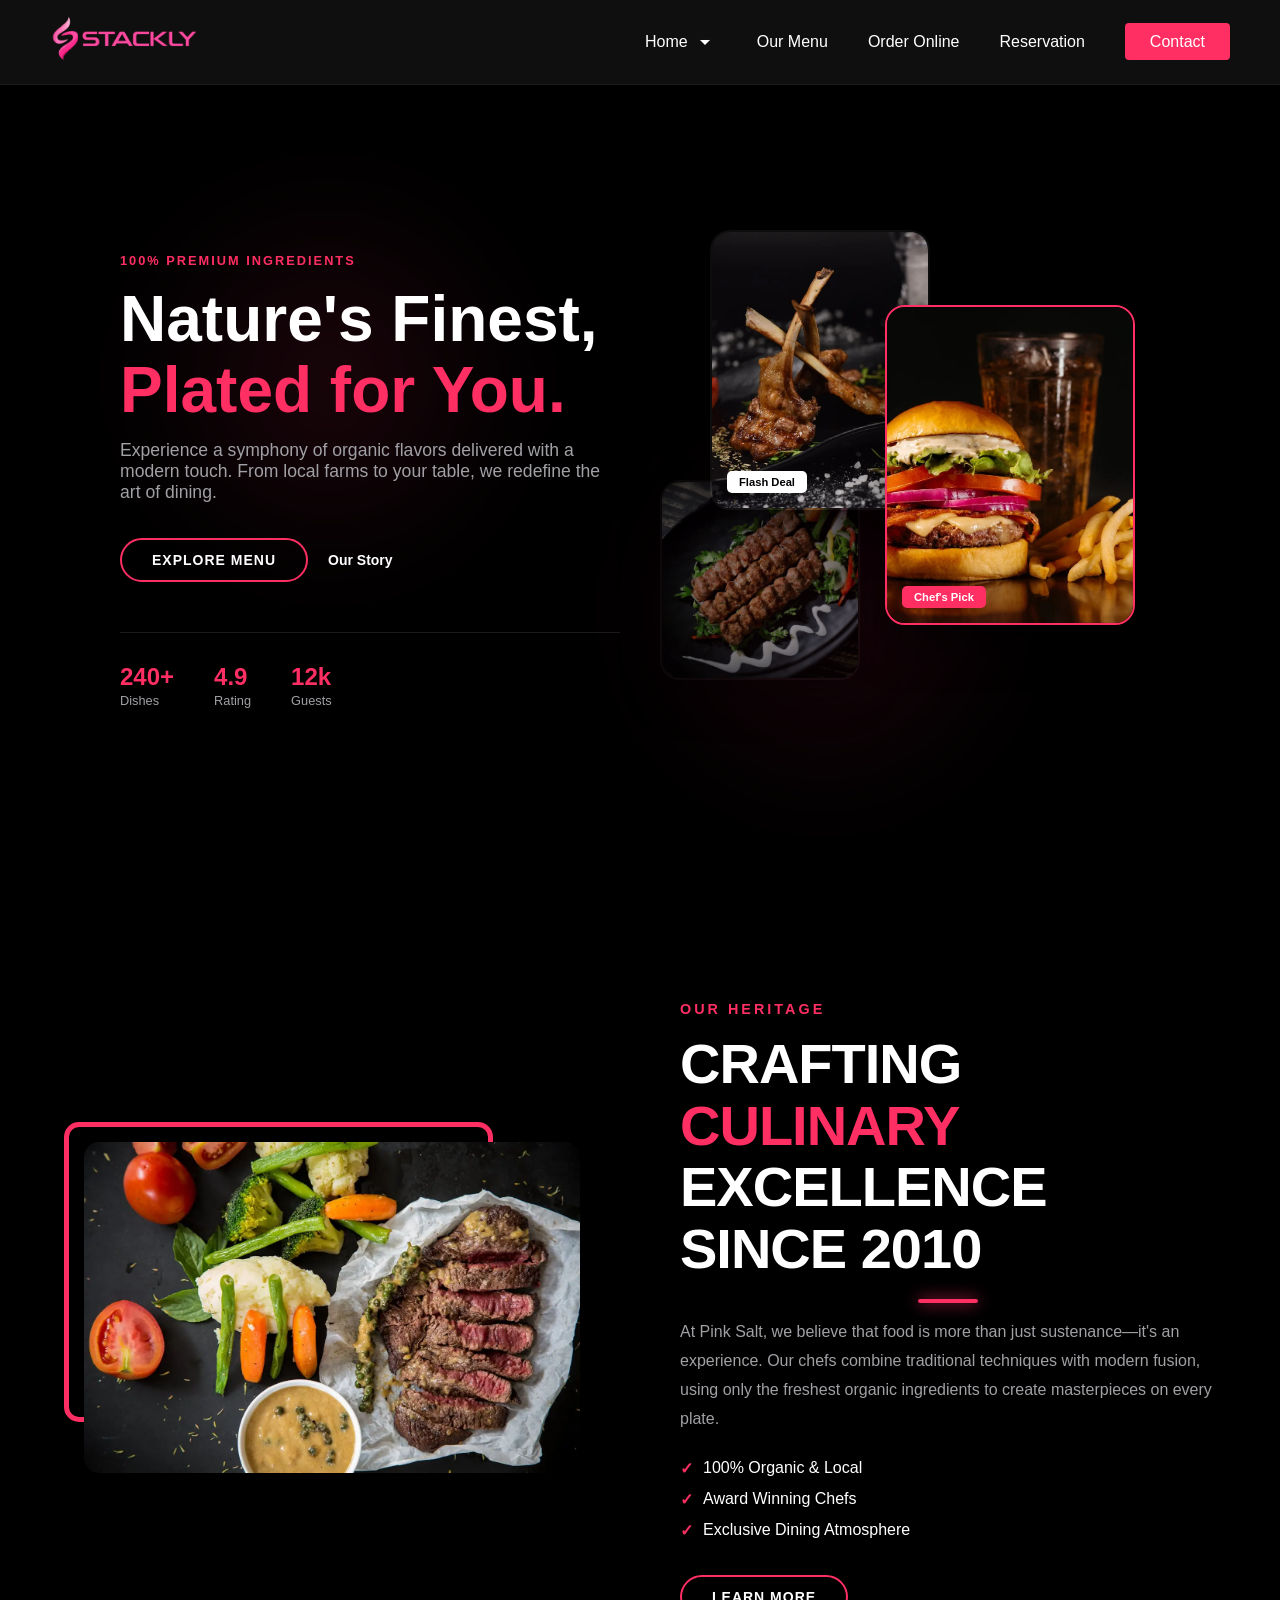
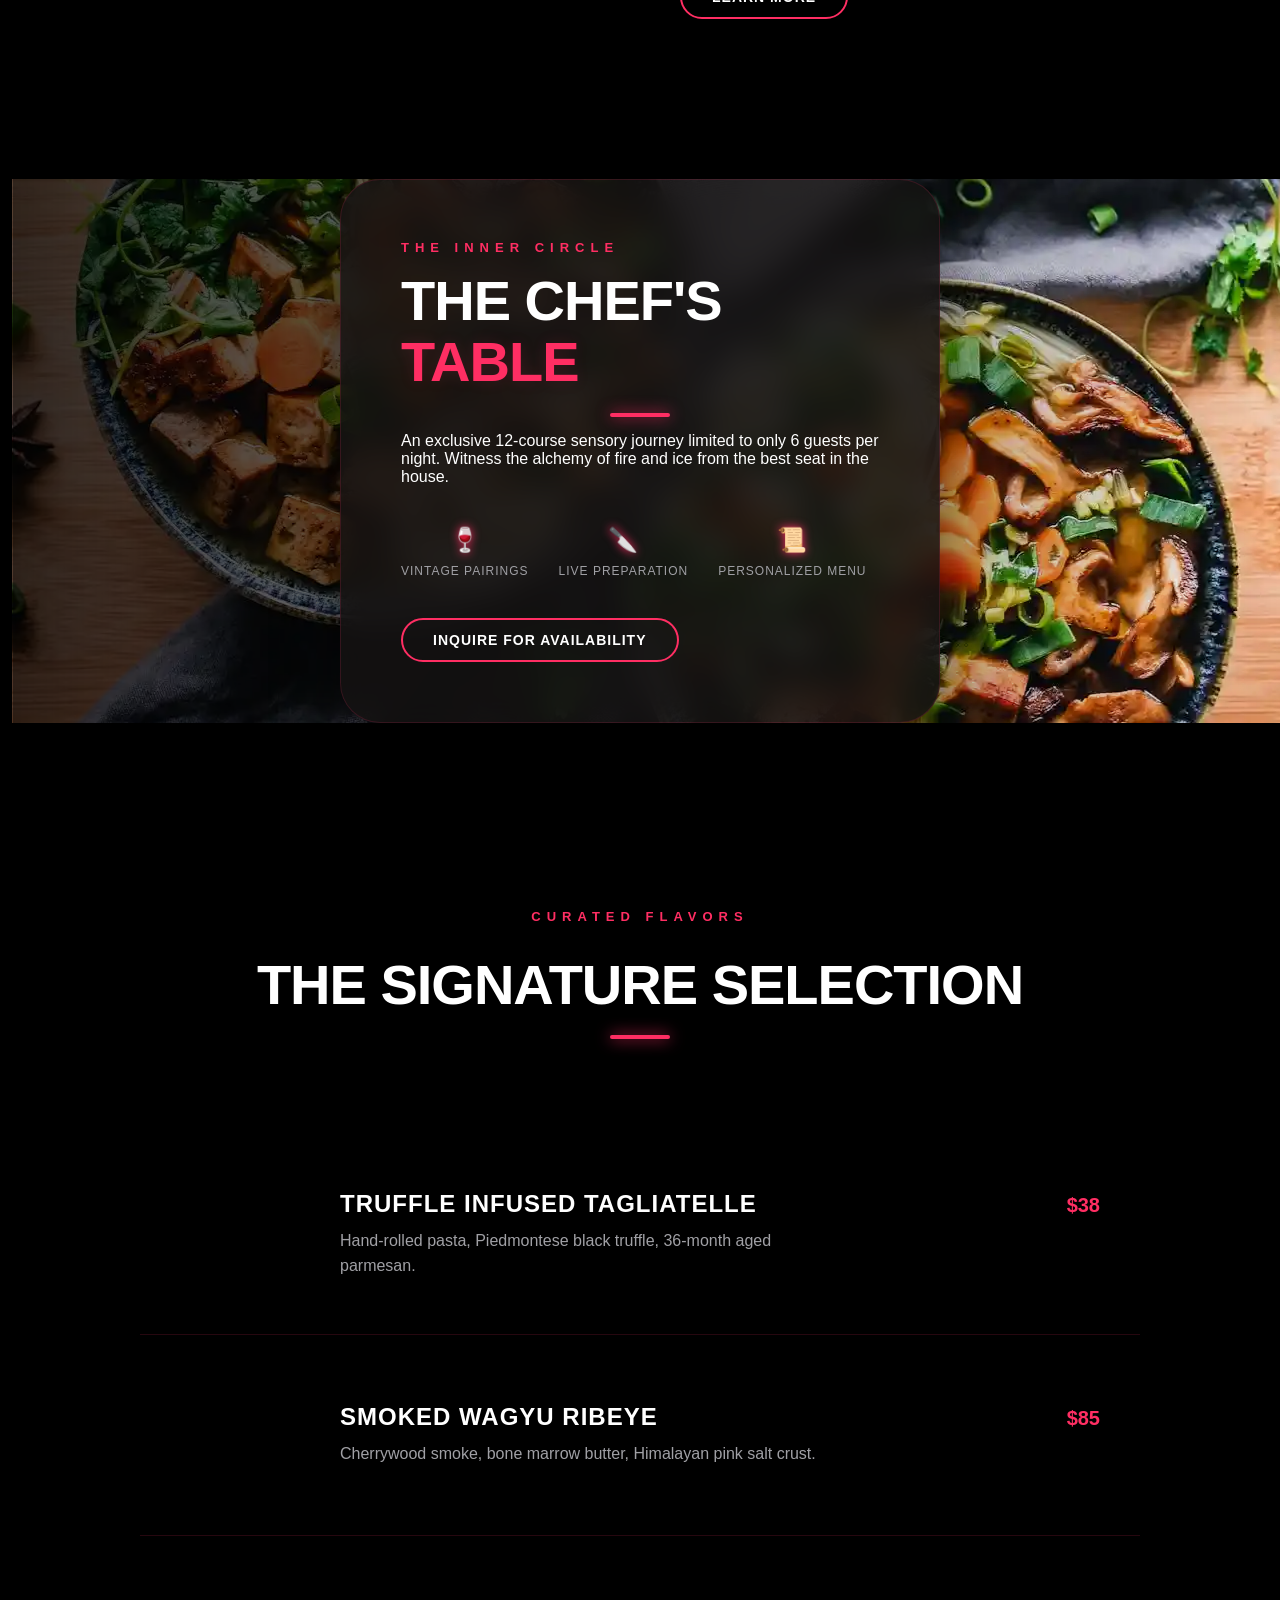
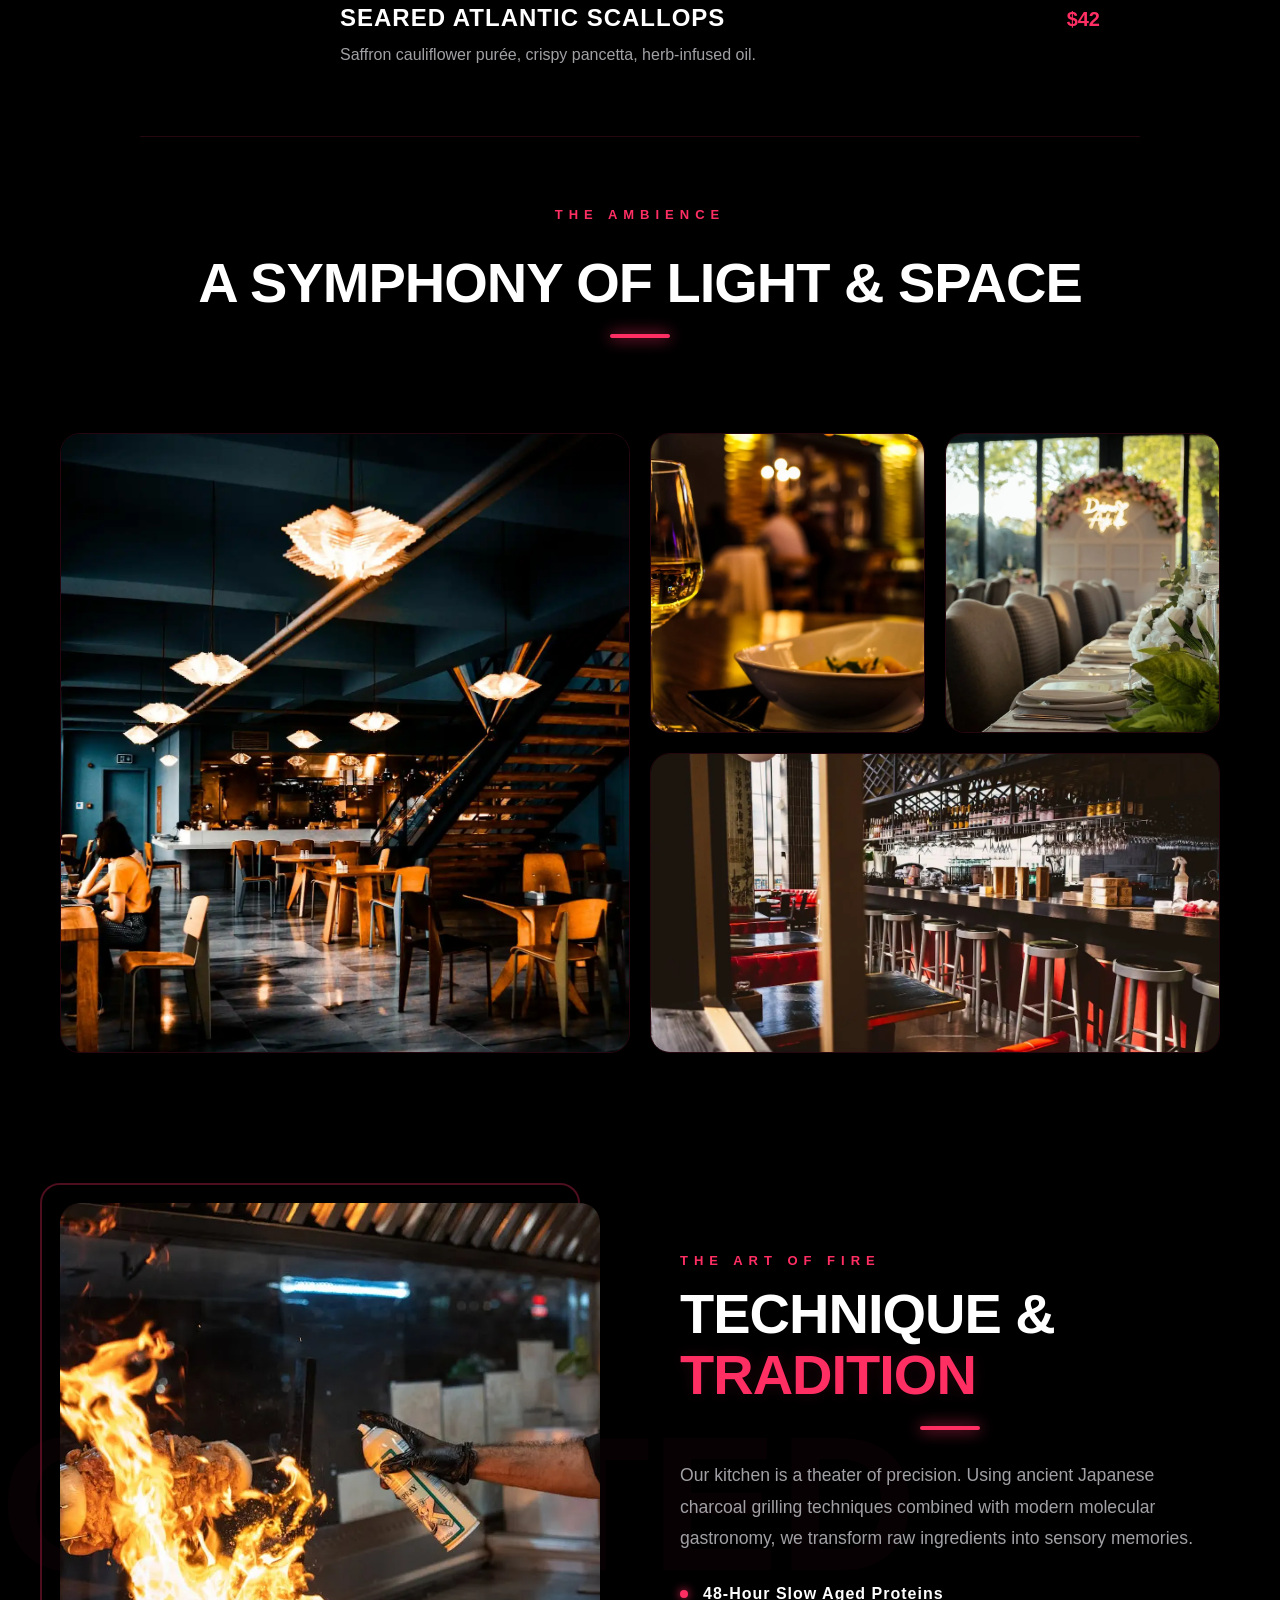
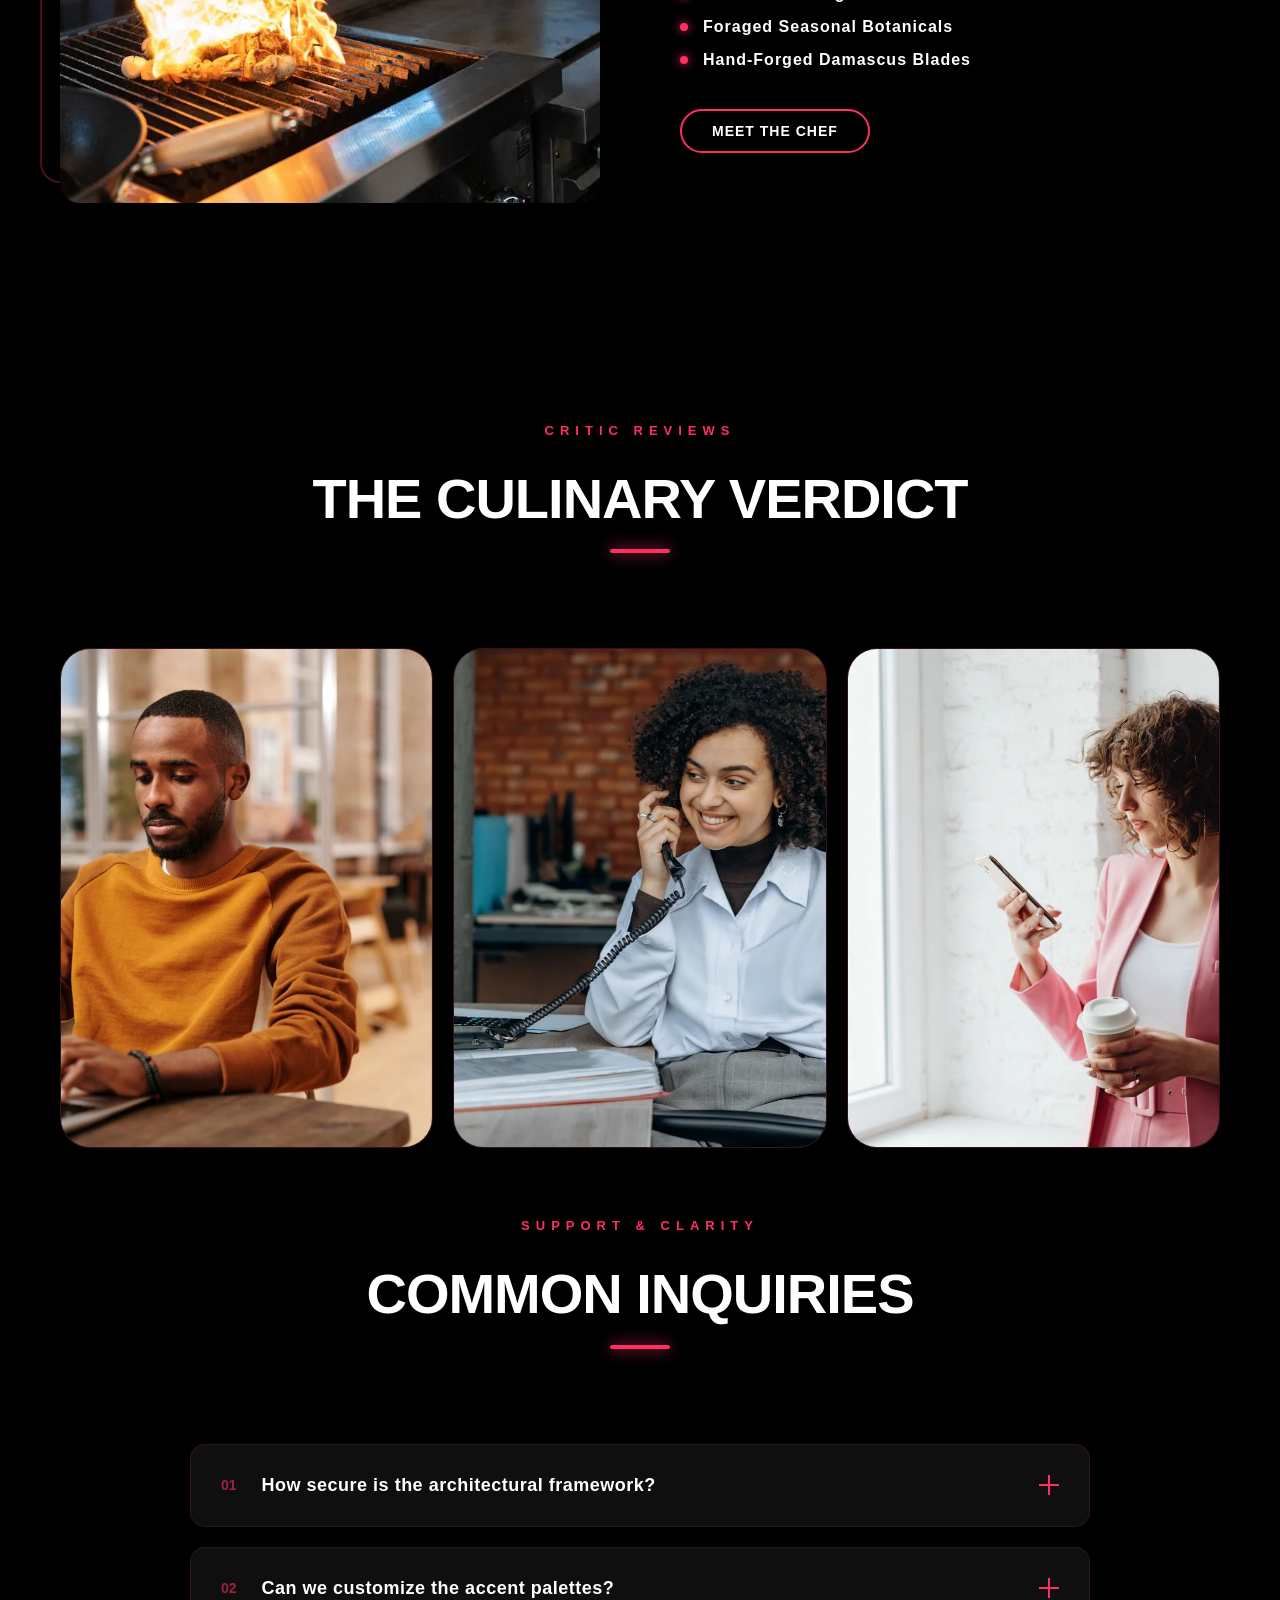
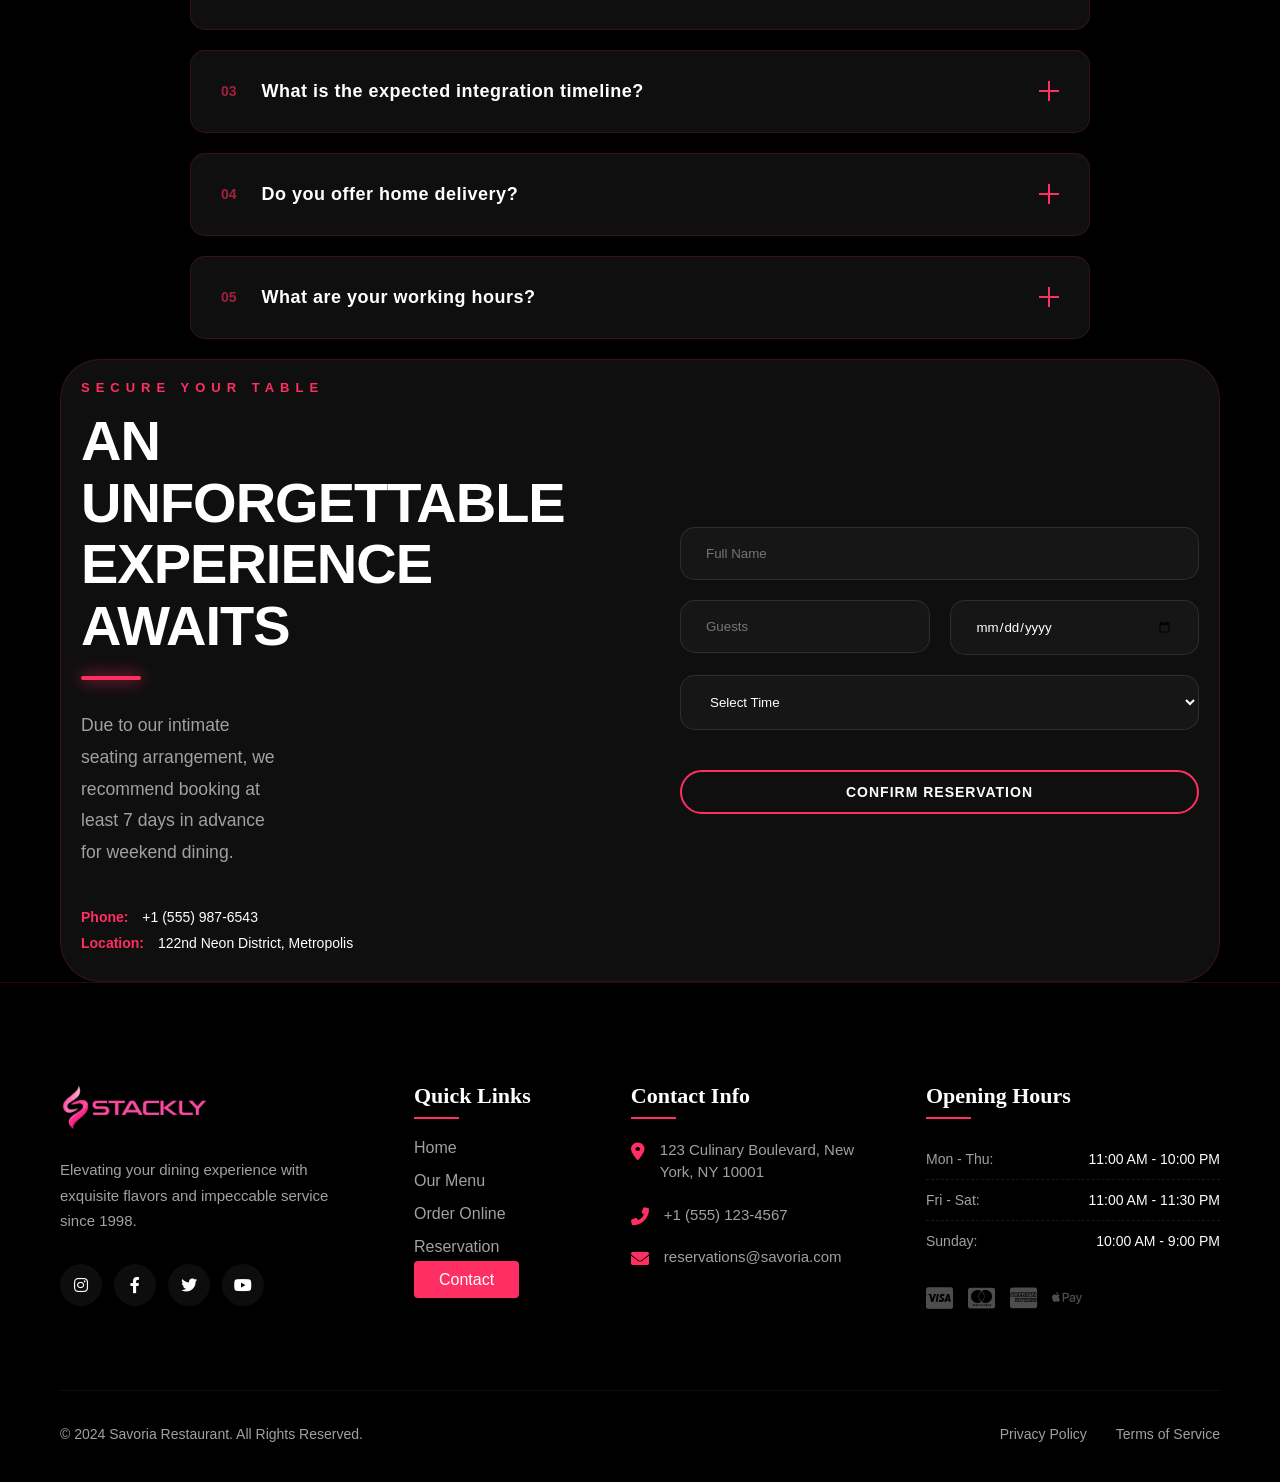
<file: home2/index.html>
<!DOCTYPE html>
<html lang="en">

<head>
    <meta charset="UTF-8">
    <meta name="viewport" content="width=device-width, initial-scale=1.0">
    <title>Stackly</title>
    <link rel="icon" href="../Assets/bg remove.webp">
    <link rel="stylesheet" href="./style.css">
    <link rel="stylesheet" href="./root.css">
    <link rel="stylesheet" href="https://cdnjs.cloudflare.com/ajax/libs/font-awesome/6.0.0/css/all.min.css">
    <link href="https://fonts.googleapis.com/icon?family=Material+Icons" rel="stylesheet">
</head>

<body>

    <header class="main-header">
        <nav class="navbar">
            <a class="logo" href="./index.html"><img src="../Assets/pink.webp" alt="" width="150px"></span></a>

            <div class="hamburger" id="mobile-menu-btn">
                <span class="bar"></span>
                <span class="bar"></span>
                <span class="bar"></span>
            </div>

            <ul class="nav-links" id="nav-list">
                <li class="dropdown">
                    <div class="home-link">
                        <a href="index.html" class="active">Home</a>
                        <span class="material-icons dropdown-arrow">arrow_drop_down</span>
                    </div>

                    <ul class="dropdown-menu">
                        <li><a href="../index.html">Home Style 1</a></li>
                    </ul>
                </li>
                <li><a href="menu.html">Our Menu</a></li>
                <li><a href="order.html">Order Online</a></li>
                <li><a href="reserve.html">Reservation</a></li>
                <li><a href="contact.html" class="btn-cta">Contact</a></li>
            </ul>
        </nav>
    </header>







    <main>

        <section class="hero">
            <div class="glow-orb" style="top: 20%; left: 10%;"></div>
            <div class="glow-orb" style="bottom: 10%; right: 20%;"></div>

            <div class="hero-container">
                <div class="hero-content">
                    <span class="badge">100% Premium Ingredients</span>
                    <h1 class="hero-title">Nature's Finest,<br><span>Plated for You.</span></h1>
                    <p class="hero-desc">
                        Experience a symphony of organic flavors delivered with a modern touch.
                        From local farms to your table, we redefine the art of dining.
                    </p>
                    <div class="hero-actions">
                        <a href="./404.html" class="btn-main">Explore Menu</a>
                        <a href="./404.html" class="btn-outline">Our Story</a>
                    </div>

                    <div class="hero-stats">
                        <div class="stat-item"><strong>240+</strong><span>Dishes</span></div>
                        <div class="stat-item"><strong>4.9</strong><span>Rating</span></div>
                        <div class="stat-item"><strong>12k</strong><span>Guests</span></div>
                    </div>
                </div>

                <div class="hero-visual" id="scene">
                    <div class="grid-item item-1" data-depth="0.05">
                        <img src="../Assets/gallery 1.webp" alt="Salad">
                        <div class="tag">Flash Deal</div>
                    </div>
                    <div class="grid-item item-2" data-depth="0.15">
                        <img src="../Assets/gallery 2.webp" alt="Pizza">
                    </div>
                    <div class="grid-item item-3" data-depth="0.10">
                        <img src="../Assets/gallery 4.webp" alt="Grill">
                        <div class="tag pink">Chef's Pick</div>
                    </div>
                </div>
            </div>
        </section>


        <section class="about-section">
            <div class="about-container">
                <div class="about-image">
                    <div class="frame-decoration"></div>
                    <img src="../Assets/c beef.webp"
                        alt="Chef at work">
                </div>

                <div class="about-content">
                    <span class="section-subtitle">Our Heritage</span>
                    <h2 class="section-title">Crafting <span>Culinary</span> Excellence Since 2010</h2>
                    <p class="section-text">
                        At Pink Salt, we believe that food is more than just sustenance—it's an experience. Our chefs
                        combine traditional techniques with modern fusion, using only the freshest organic ingredients
                        to create masterpieces on every plate.
                    </p>
                    <ul class="about-features">
                        <li><span class="icon">✓</span> 100% Organic & Local</li>
                        <li><span class="icon">✓</span> Award Winning Chefs</li>
                        <li><span class="icon">✓</span> Exclusive Dining Atmosphere</li>
                    </ul>
                    <a href="./404.html" class="btn-main">Learn More</a>
                </div>
            </div>
        </section>








        <section class="immersive-experience">
            <div class="parallax-wrapper">
                <div class="parallax-bg"></div>
                <div class="container experience-content">
                    <div class="content-box">
                        <span class="subtitle">The Inner Circle</span>
                        <h2 class="section-title">The Chef's <span class="accent-text">Table</span></h2>
                        <p>An exclusive 12-course sensory journey limited to only 6 guests per night. Witness the
                            alchemy of fire and ice from the best seat in the house.</p>

                        <div class="experience-perks">
                            <div class="perk">
                                <span class="perk-icon">🍷</span>
                                <p>Vintage Pairings</p>
                            </div>
                            <div class="perk">
                                <span class="perk-icon">🔪</span>
                                <p>Live Preparation</p>
                            </div>
                            <div class="perk">
                                <span class="perk-icon">📜</span>
                                <p>Personalized Menu</p>
                            </div>
                        </div>

                        <a href="./404.html" class="btn-main">Inquire for Availability</a>
                    </div>
                </div>
            </div>
        </section>







        <section class="signature-menu">
            <div class="container">
                <div class="section-header">
                    <span class="subtitle">Curated Flavors</span>
                    <h2 class="section-title">The Signature Selection</h2>
                </div>

                <div class="menu-display">
                    <div class="menu-row">
                        <div class="menu-img-preview">
                            <img src="../Assets/pastha.webp"
                                alt="Dish 1">
                        </div>
                        <div class="menu-info">
                            <div class="menu-title-wrap">
                                <h3 class="dish-name">Truffle Infused Tagliatelle</h3>
                                <span class="dish-price">$38</span>
                            </div>
                            <p class="dish-desc">Hand-rolled pasta, Piedmontese black truffle, 36-month aged parmesan.
                            </p>
                        </div>
                    </div>

                    <div class="menu-row">
                        <div class="menu-img-preview">
                            <img src="../Assets/c chops.webp"
                                alt="Dish 2">
                        </div>
                        <div class="menu-info">
                            <div class="menu-title-wrap">
                                <h3 class="dish-name">Smoked Wagyu Ribeye</h3>
                                <span class="dish-price">$85</span>
                            </div>
                            <p class="dish-desc">Cherrywood smoke, bone marrow butter, Himalayan pink salt crust.</p>
                        </div>
                    </div>

                    <div class="menu-row">
                        <div class="menu-img-preview">
                            <img src="../Assets/c seafood.webp"
                                alt="Dish 3">
                        </div>
                        <div class="menu-info">
                            <div class="menu-title-wrap">
                                <h3 class="dish-name">Seared Atlantic Scallops</h3>
                                <span class="dish-price">$42</span>
                            </div>
                            <p class="dish-desc">Saffron cauliflower purée, crispy pancetta, herb-infused oil.</p>
                        </div>
                    </div>
                </div>
            </div>
        </section>











        <section class="atmosphere-gallery">
            <div class="container">
                <div class="section-header">
                    <span class="subtitle">The Ambience</span>
                    <h2 class="section-title">A Symphony of Light & Space</h2>
                </div>

                <div class="gallery-bento">
                    <div class="bento-item main-feature">
                        <div class="bento-overlay">
                            <span>The Main Hall</span>
                        </div>
                        <img src="../Assets/hall.webp"
                            alt="Restaurant Interior">
                    </div>

                    <div class="bento-item detail-one">
                        <div class="bento-overlay">
                            <span>The Wine Cellar</span>
                        </div>
                        <img src="../Assets/wine.webp"
                            alt="Wine Selection">
                    </div>

                    <div class="bento-item detail-two">
                        <div class="bento-overlay">
                            <span>Chef's Table</span>
                        </div>
                        <img src="../Assets/table.webp"
                            alt="Chef at Work">
                    </div>

                    <div class="bento-item tall-feature">
                        <div class="bento-overlay">
                            <span>Mixology Bar</span>
                        </div>
                        <img src="../Assets/wine place.webp"
                            alt="Bar Area">
                    </div>
                </div>
            </div>
        </section>






        <section class="chef-craft">
            <div class="container">
                <div class="parallax-bg-text">CRAFTED</div>

                <div class="craft-split">
                    <div class="craft-image-area">
                        <div class="frame-decorator"></div>
                        <div class="main-image-wrapper">
                            <img src="../Assets/kitchen.webp"
                                alt="Chef Searing" class="craft-img">
                        </div>
                    </div>

                    <div class="craft-text-area">
                        <span class="subtitle">The Art of Fire</span>
                        <h2 class="section-title">Technique & <br><span class="accent-text">Tradition</span></h2>
                        <p class="craft-description">
                            Our kitchen is a theater of precision. Using ancient Japanese charcoal grilling techniques
                            combined with modern molecular gastronomy, we transform raw ingredients into sensory
                            memories.
                        </p>
                        <ul class="craft-list">
                            <li><span class="bullet"></span> 48-Hour Slow Aged Proteins</li>
                            <li><span class="bullet"></span> Foraged Seasonal Botanicals</li>
                            <li><span class="bullet"></span> Hand-Forged Damascus Blades</li>
                        </ul>
                        <a href="./404.html" class="btn-main">Meet the Chef</a>
                    </div>
                </div>
            </div>
        </section>








        <section class="focus-testimonials">
            <div class="container">
                <div class="section-header">
                    <span class="subtitle">Critic Reviews</span>
                    <h2 class="section-title">The Culinary Verdict</h2>
                </div>

                <div class="focus-grid">
                    <div class="focus-card" tabindex="0">
                        <div class="focus-image">
                            <img src="../Assets/m1.webp"
                                alt="Critic">
                        </div>
                        <div class="focus-content">
                            <div class="stars">★★★★★</div>
                            <p class="testimonial-quote">"An absolute masterclass in flavor balancing. The Wagyu was
                                like silk, and the atmosphere is pure electric luxury."</p>
                            <div class="critic-info">
                                <span class="critic-name">Marcus Thorne</span>
                                <span class="critic-source">Gourmet Magazine</span>
                            </div>
                        </div>
                    </div>

                    <div class="focus-card" tabindex="0">
                        <div class="focus-image">
                            <img src="../Assets/w1.webp"
                                alt="Critic">
                        </div>
                        <div class="focus-content">
                            <div class="stars">★★★★★</div>
                            <p class="testimonial-quote">"The best-kept secret in the city. The 'Late Night Noir'
                                seating is a cinematic experience I won't soon forget."</p>
                            <div class="critic-info">
                                <span class="critic-name">Elena Sophia</span>
                                <span class="critic-source">The Daily Plate</span>
                            </div>
                        </div>
                    </div>

                    <div class="focus-card" tabindex="0">
                        <div class="focus-image">
                            <img src="../Assets/w2.webp"
                                alt="Critic">
                        </div>
                        <div class="focus-content">
                            <div class="stars">★★★★★</div>
                            <p class="testimonial-quote">"Technically flawless. From the lighting to the wine pairings,
                                they have redefined what fine dining means in 2026."</p>
                            <div class="critic-info">
                                <span class="critic-name">Julian Vane</span>
                                <span class="critic-source">Culinary Times</span>
                            </div>
                        </div>
                    </div>
                </div>
            </div>
        </section>





        <section class="faq-section">
            <div class="container">
                <div class="section-header">
                    <span class="subtitle">Support & Clarity</span>
                    <h2 class="section-title">Common Inquiries</h2>
                </div>

                <div class="faq-container">
                    <div class="faq-item">
                        <button class="faq-trigger">
                            <span class="faq-number">01</span>
                            <span class="faq-question">How secure is the architectural framework?</span>
                            <span class="faq-plus"></span>
                        </button>
                        <div class="faq-content">
                            <div class="faq-inner">
                                <p>We utilize a multi-layered security protocol, including end-to-end encryption and
                                    real-time threat monitoring, ensuring your digital assets remain impenetrable under
                                    any load.</p>
                            </div>
                        </div>
                    </div>

                    <div class="faq-item">
                        <button class="faq-trigger">
                            <span class="faq-number">02</span>
                            <span class="faq-question">Can we customize the accent palettes?</span>
                            <span class="faq-plus"></span>
                        </button>
                        <div class="faq-content">
                            <div class="faq-inner">
                                <p>Absolutely. The entire UI is built on a dynamic CSS variable system, allowing you to
                                    rebrand your entire interface with a single hex-code update in seconds.</p>
                            </div>
                        </div>
                    </div>

                    <div class="faq-item">
                        <button class="faq-trigger">
                            <span class="faq-number">03</span>
                            <span class="faq-question">What is the expected integration timeline?</span>
                            <span class="faq-plus"></span>
                        </button>
                        <div class="faq-content">
                            <div class="faq-inner">
                                <p>Typical deployment cycles range from 4 to 6 weeks, depending on the complexity of
                                    your legacy data migration and API requirements.</p>
                            </div>
                        </div>
                    </div>

                    <div class="faq-item">
                        <button class="faq-trigger">
                            <span class="faq-number">04</span>
                            <span class="faq-question">
                                Do you offer home delivery?
                            </span>
                            <span class="faq-plus"></span>
                        </button>

                        <div class="faq-content">
                            <div class="faq-inner">
                                <p>
                                    Yes, we provide fast and secure home delivery within city limits.
                                    Delivery time usually ranges between 30–45 minutes.
                                </p>
                            </div>
                        </div>
                    </div>


                    <div class="faq-item">
                        <button class="faq-trigger">
                            <span class="faq-number">05</span>
                            <span class="faq-question">
                                What are your working hours?
                            </span>
                            <span class="faq-plus"></span>
                        </button>

                        <div class="faq-content">
                            <div class="faq-inner">
                                <p>
                                    We are open daily from 10:00 AM to 11:00 PM,
                                    including weekends and public holidays.
                                </p>
                            </div>
                        </div>
                    </div>
                </div>
            </div>
        </section>









        <section class="reservation-section" id="book">
            <div class="container">
                <div class="res-wrapper">
                    <div class="res-info">
                        <span class="subtitle">Secure Your Table</span>
                        <h2 class="section-title">An Unforgettable <br>Experience Awaits</h2>
                        <p class="res-text">Due to our intimate seating arrangement, we recommend booking at least 7
                            days in advance for weekend dining.</p>
                        <div class="contact-brief">
                            <div class="c-item"><span>Phone:</span> +1 (555) 987-6543</div>
                            <div class="c-item"><span>Location:</span> 122nd Neon District, Metropolis</div>
                        </div>
                    </div>

                    <div class="res-form-container">
                        <form class="booking-form" action="./404.html" method="GET">
                            <div class="form-group">
                                <input type="text" placeholder="Full Name" required>
                            </div>
                            <div class="form-row">
                                <div class="form-group">
                                    <input type="number" placeholder="Guests" min="1" max="10" required>
                                </div>
                                <div class="form-group">
                                    <input type="date" required>
                                </div>
                            </div>
                            <div class="form-group">
                                <select required>
                                    <option value="" disabled selected>Select Time</option>
                                    <option>18:00 — Sunset Seating</option>
                                    <option>20:30 — Moonlight Seating</option>
                                    <option>22:00 — Late Night Noir</option>
                                </select>
                            </div>
                            <button type="submit" class="btn-main full-width">Confirm Reservation</button>
                        </form>
                    </div>
                </div>
            </div>
        </section>





    </main>




    <footer class="main-footer">
        <div class="container">
            <div class="footer-grid">
                <div class="footer-col brand-col">
                    <a class="footer-logo" href="./index.html">
                        <img src="../Assets/pink.webp" alt="" class="logo-img" width="150px">
                    </a>
                    <p class="brand-text">Elevating your dining experience with exquisite flavors and impeccable service
                        since 1998.</p>
                    <div class="social-links">
                        <a href="./404.html" class="social-icon"><i class="fab fa-instagram"></i></a>
                        <a href="./404.html" class="social-icon"><i class="fab fa-facebook-f"></i></a>
                        <a href="./404.html" class="social-icon"><i class="fab fa-twitter"></i></a>
                        <a href="./404.html" class="social-icon"><i class="fab fa-youtube"></i></a>
                    </div>
                </div>

                <div class="footer-col">
                    <h4 class="col-title">Quick Links</h4>
                    <ul class="footer-links">
                        <li><a href="./index.html">Home</a></li>
                        <li><a href="menu.html">Our Menu</a></li>
                        <li><a href="order.html">Order Online</a></li>
                        <li><a href="reserve.html">Reservation</a></li>
                        <li><a href="contact.html" class="btn-cta">Contact</a></li>
                    </ul>
                </div>

                <div class="footer-col">
                    <h4 class="col-title">Contact Info</h4>
                    <ul class="contact-list">
                        <li>
                            <i class="fas fa-map-marker-alt contact-icon"></i>
                            <span>123 Culinary Boulevard, New York, NY 10001</span>
                        </li>
                        <li>
                            <i class="fas fa-phone-alt contact-icon"></i>
                            <span>+1 (555) 123-4567</span>
                        </li>
                        <li>
                            <i class="fas fa-envelope contact-icon"></i>
                            <span>reservations@savoria.com</span>
                        </li>
                    </ul>
                </div>

                <div class="footer-col">
                    <h4 class="col-title">Opening Hours</h4>
                    <div class="hours-wrap">
                        <div class="hour-row">
                            <span class="day">Mon - Thu:</span>
                            <span class="time">11:00 AM - 10:00 PM</span>
                        </div>
                        <div class="hour-row">
                            <span class="day">Fri - Sat:</span>
                            <span class="time">11:00 AM - 11:30 PM</span>
                        </div>
                        <div class="hour-row no-border">
                            <span class="day">Sunday:</span>
                            <span class="time">10:00 AM - 9:00 PM</span>
                        </div>
                    </div>
                    <div class="payment-icons">
                        <i class="fab fa-cc-visa"></i>
                        <i class="fab fa-cc-mastercard"></i>
                        <i class="fab fa-cc-amex"></i>
                        <i class="fab fa-apple-pay"></i>
                    </div>
                </div>
            </div>

            <div class="footer-bottom">
                <p class="copyright">© 2024 Savoria Restaurant. All Rights Reserved.</p>
                <div class="bottom-legal">
                    <a href="./404.html">Privacy Policy</a>
                    <a href="./404.html">Terms of Service</a>
                </div>
            </div>
        </div>
    </footer>





    <script src="./style.js"></script>

    <script>

        // hamburger js

        const mobileMenuBtn = document.getElementById('mobile-menu-btn');
        const navList = document.getElementById('nav-list');

        mobileMenuBtn.addEventListener('click', () => {
            navList.classList.toggle('nav-active');
            // document.body.style.overflow="hidden";
            mobileMenuBtn.classList.toggle('toggle-animation');
        });

        document.querySelectorAll('.nav-links a').forEach(n => n.addEventListener('click', () => {
            // document.body.style.overflow="";
            navList.classList.remove('nav-active');
        }));





        // dropdown js

        document.addEventListener("DOMContentLoaded", function () {

            const arrow = document.querySelector(".dropdown-arrow");
            const dropdown = document.querySelector(".dropdown");

            arrow.addEventListener("click", function (e) {
                e.preventDefault();
                e.stopPropagation();
                dropdown.classList.toggle("show");
            });

        });





        // hero js

        const scene = document.getElementById('scene');
        const items = document.querySelectorAll('.grid-item');

        window.addEventListener('mousemove', (e) => {
            let x = (e.clientX / window.innerWidth) - 0.5;
            let y = (e.clientY / window.innerHeight) - 0.5;

            items.forEach(item => {
                let depth = item.getAttribute('data-depth');
                let moveX = x * (depth * 500);
                let moveY = y * (depth * 500);
                item.style.transform = `translate3d(${moveX}px, ${moveY}px, 0)`;
            });
        });


        window.addEventListener('scroll', () => {

            if (window.innerWidth <= 768) return; // Disable on mobile

            const scrollValue = window.scrollY;
            const bg = document.querySelector('.parallax-bg');
            const section = document.querySelector('.immersive-experience');

            const sectionTop = section.offsetTop;
            const sectionHeight = section.offsetHeight;

            if (scrollValue > sectionTop - window.innerHeight && scrollValue < sectionTop + sectionHeight) {
                const movement = (scrollValue - sectionTop) * 0.15;
                bg.style.transform = `translateX(${movement}px)`;
            }

        });



        // testimonial js

        // Mobile tap expand
        if (window.innerWidth <= 768) {

            const cards = document.querySelectorAll('.focus-card');

            cards.forEach(card => {
                card.addEventListener('click', () => {

                    cards.forEach(c => c.classList.remove('active'));

                    card.classList.add('active');

                });
            });

        }


        // FAQ js

        document.querySelectorAll('.faq-trigger').forEach(trigger => {
            trigger.addEventListener('click', () => {
                const parent = trigger.parentElement;
                parent.classList.toggle('active');
            });
        });



    </script>
</body>

</html>
</file>
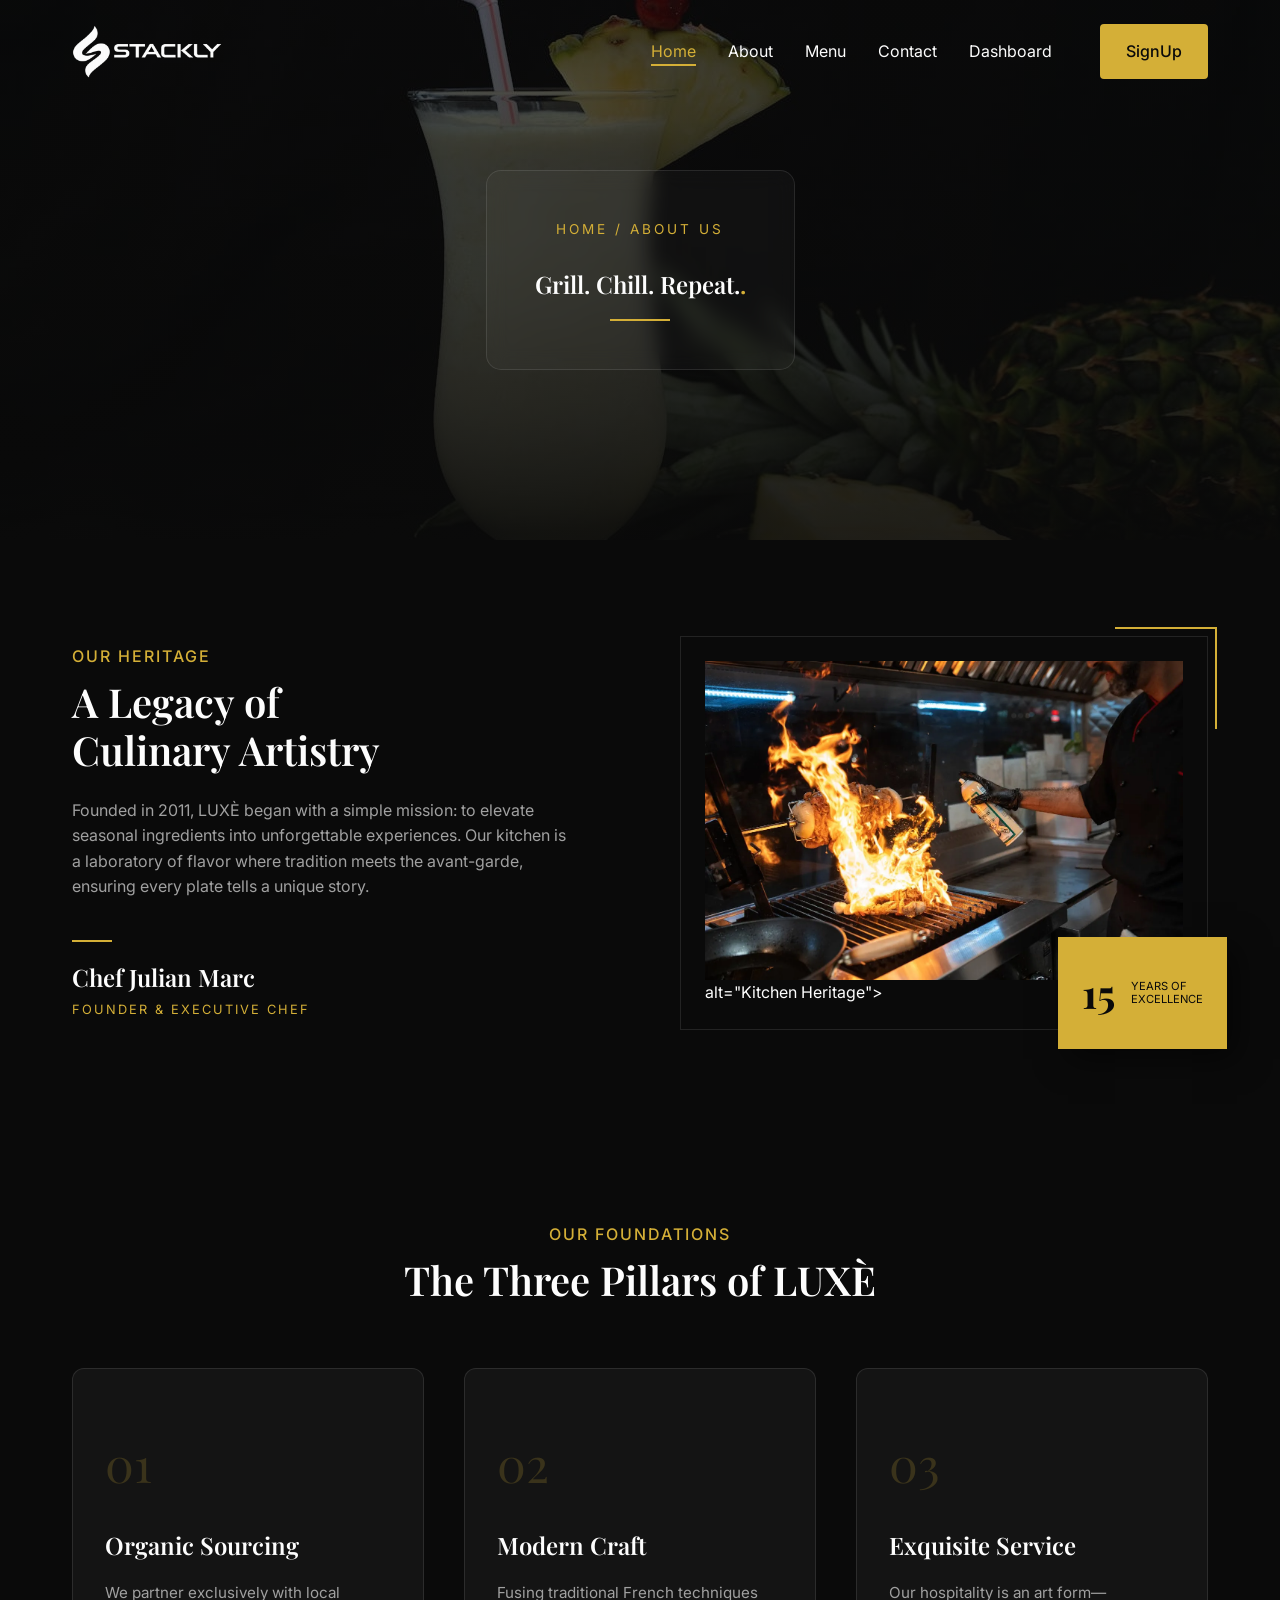
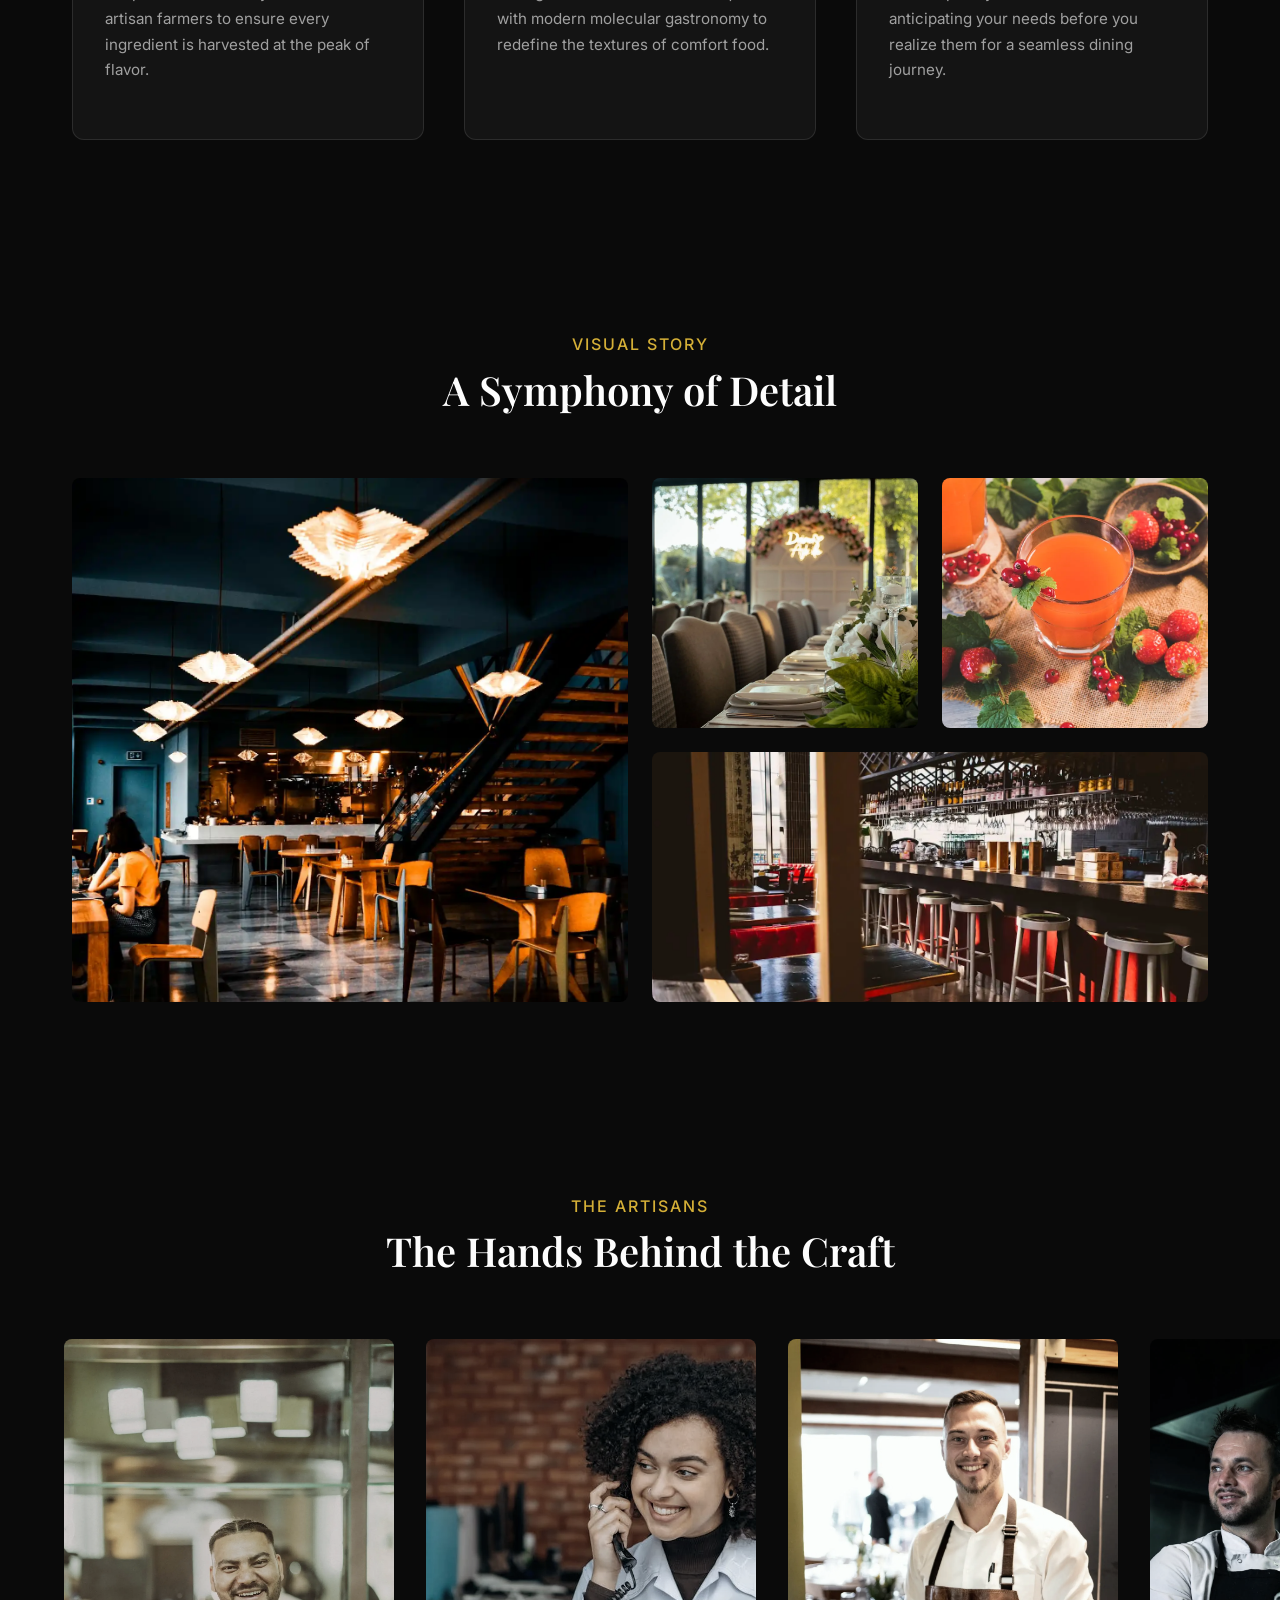
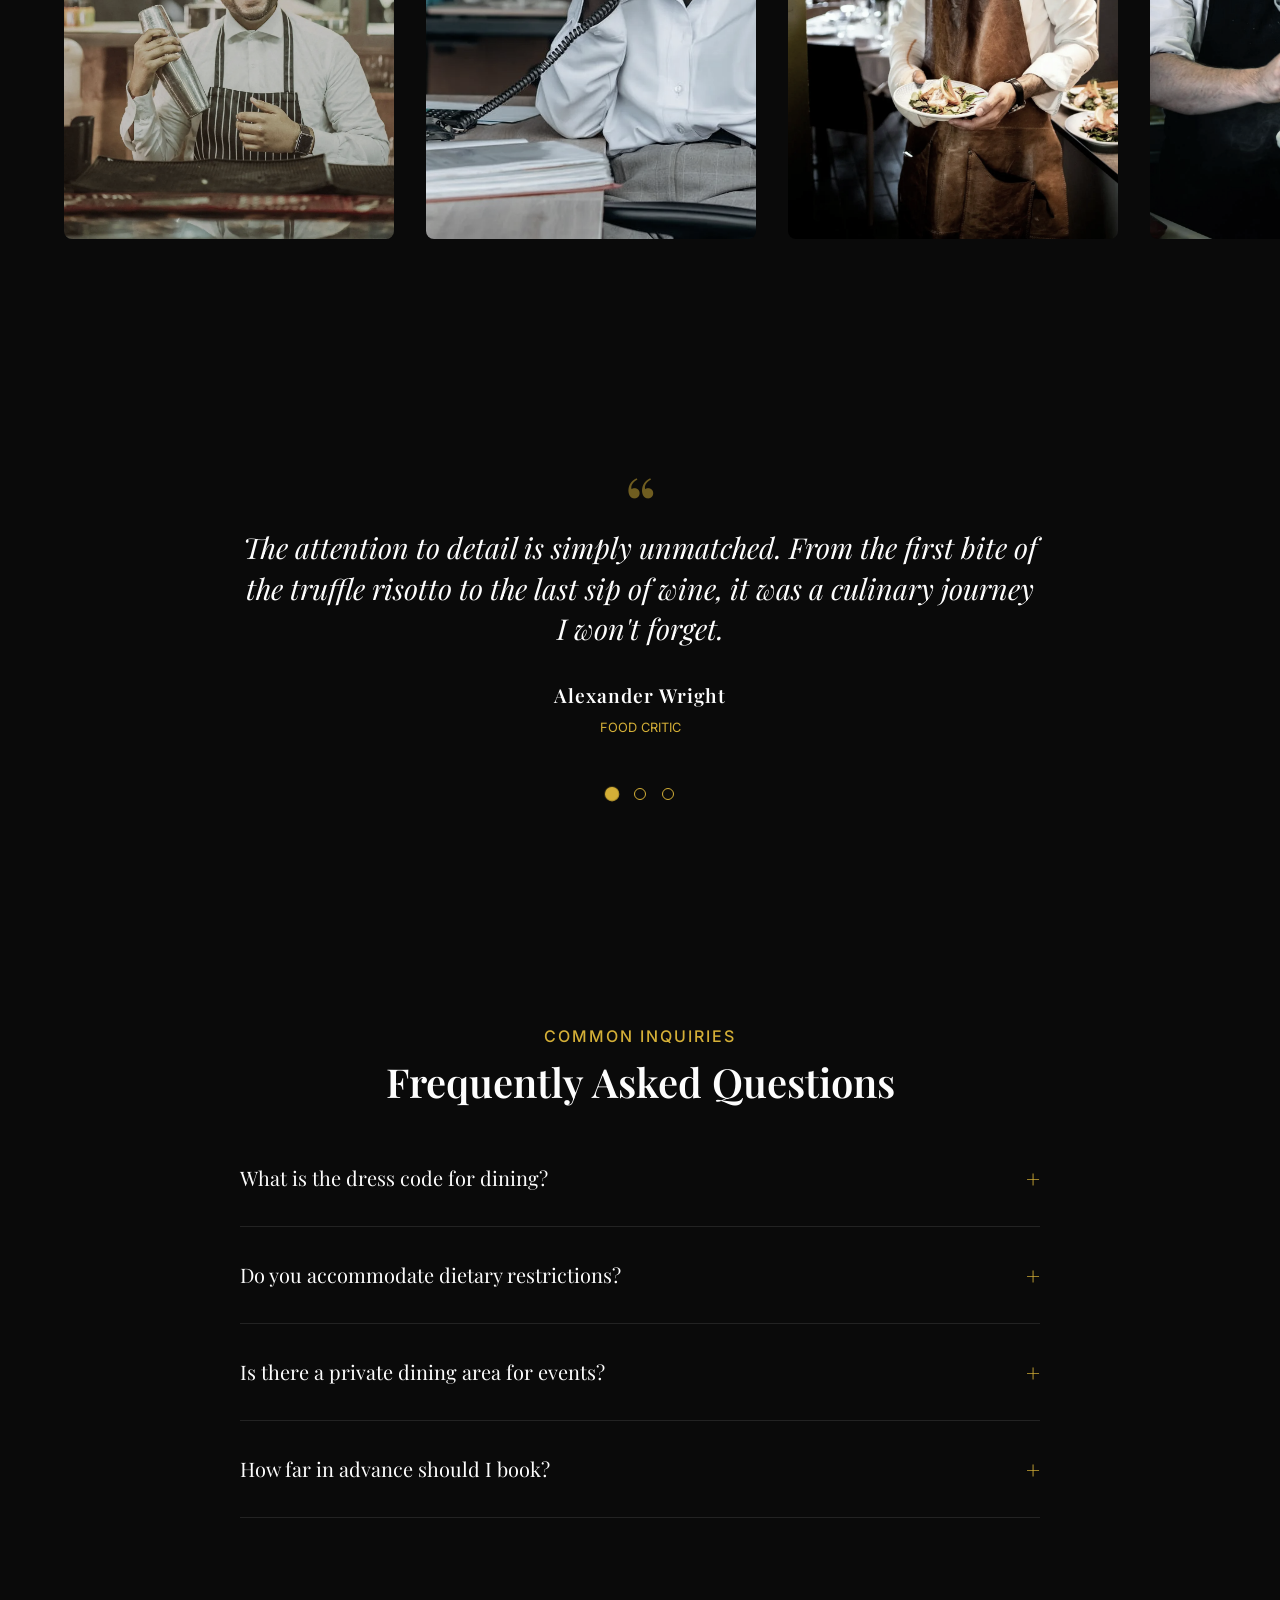
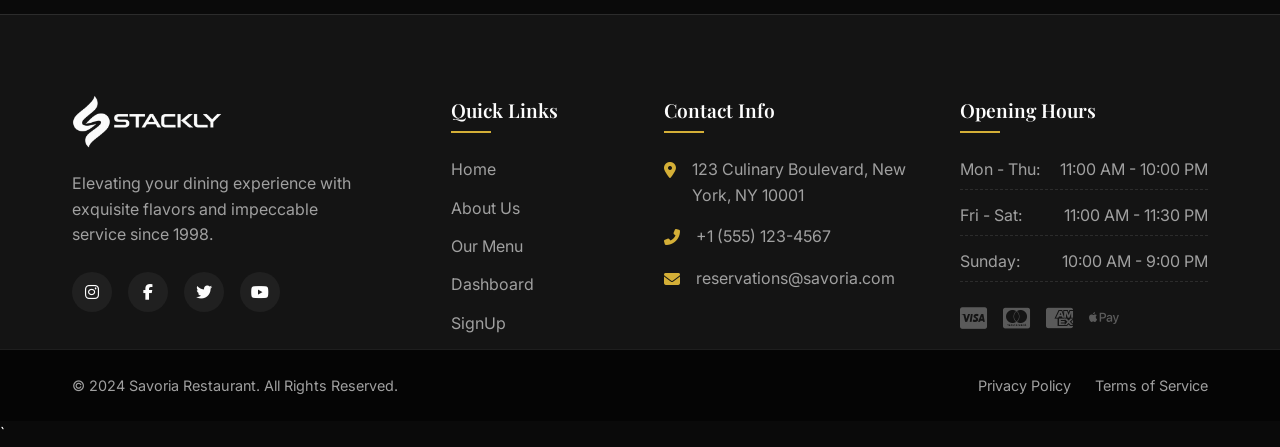
<file: about.html>
<!DOCTYPE html>
<html lang="en">

<head>
    <meta charset="UTF-8">
    <meta name="viewport" content="width=device-width, initial-scale=1.0">
    <meta name="description" content="Savoria - Fine Dining Restaurant">
    <title>Stackly</title>
    <link rel="icon" href="./Assets/bg remove.webp">

    <!-- Google Fonts -->
    <link rel="preconnect" href="https://fonts.googleapis.com">
    <link rel="preconnect" href="https://fonts.gstatic.com" crossorigin>
    <link
        href="https://fonts.googleapis.com/css2?family=Inter:wght@300;400;500;600&family=Playfair+Display:ital,wght@0,400;0,600;0,700;1,400&display=swap"
        rel="stylesheet">

    <!-- Custom CSS -->
    <link rel="stylesheet" href="./about.css">
    <link rel="stylesheet" href="./root.css">

    <!-- FontAwesome for icons -->
    <link rel="stylesheet" href="https://cdnjs.cloudflare.com/ajax/libs/font-awesome/6.4.0/css/all.min.css">

</head>

<body>
    <!-- Header -->
    <header class="header" id="header">
        <div class="container header-container">
            <a href="./about.html" class="logo"><img src="./Assets/white.webp" alt="logo" width="150px"></a>

            <nav class="navbar" id="navbar">
                <ul class="nav-list">
                    <li><a href="index.html" class="nav-link active">Home</a></li>
                    <li><a href="about.html" class="nav-link">About</a></li>
                    <li><a href="menu.html" class="nav-link">Menu</a></li>
                    <li><a href="contact.html" class="nav-link">Contact</a></li>
                    <li><a href="dashboard.html" class="nav-link">Dashboard</a></li>
                </ul>
                <!-- <a href="#reservations" class="btn btn-primary nav-btn">Book a Table</a> -->
                <a href="sign.html" class="btn btn-primary nav-btn">SignUp</a>

            </nav>

            <div class="mobile-toggle" id="mobile-toggle">
                <i class="fas fa-bars"></i>
            </div>
        </div>
    </header>

    <main>



        <section class="page-indicator">
            <div class="hero-bg-wrapper">
                <img src="Assets/hero 2.webp" alt="About Us Background" class="parallax-img">
            </div>

            <div class="container">
                <div class="indicator-content js-tilt">
                    <nav class="breadcrumb">
                        <a href="index.html">Home</a>
                        <span class="separator">/</span>
                        <span class="current-page">About Us</span>
                    </nav>
                    <h1 class="page-title">Grill. Chill. Repeat.<span>.</span></h1>
                    <div class="decoration-line"></div>
                </div>
            </div>
        </section>









        <section class="section philosophy reveal-container">
            <div class="container philosophy-grid">
                <div class="phil-text slide-left">
                    <span class="section-subtitle">Our Heritage</span>
                    <h2 class="section-title">A Legacy of <br> Culinary Artistry</h2>
                    <p class="phil-description">
                        Founded in 2011, LUXÈ began with a simple mission: to elevate seasonal ingredients into
                        unforgettable experiences.
                        Our kitchen is a laboratory of flavor where tradition meets the avant-garde, ensuring every
                        plate tells a unique story.
                    </p>
                    <div class="signature-box">
                        <div class="sig-line"></div>
                        <h4 class="sig-name">Chef Julian Marc</h4>
                        <span class="sig-title">Founder & Executive Chef</span>
                    </div>
                </div>

                <div class="phil-img slide-right">
                    <div class="image-accent-frame">
                        <img src="./Assets/kitchen.webp"
                            alt="Kitchen Heritage"> alt="Kitchen Heritage">
                        <div class="experience-years">
                            <span class="num">15</span>
                            <span class="txt">Years of <br> Excellence</span>
                        </div>
                    </div>
                </div>
            </div>
        </section>









        <section class="section pillars">
            <div class="container">
                <div class="section-header text-center">
                    <span class="section-subtitle">Our Foundations</span>
                    <h2 class="section-title">The Three Pillars of LUXÈ</h2>
                </div>

                <div class="pillar-grid">
                    <div class="pillar-card js-tilt">
                        <div class="pillar-content">
                            <div class="pillar-icon">01</div>
                            <h3>Organic Sourcing</h3>
                            <p>We partner exclusively with local artisan farmers to ensure every ingredient is harvested
                                at the peak of flavor.</p>
                        </div>
                        <div class="card-glow"></div>
                    </div>

                    <div class="pillar-card js-tilt">
                        <div class="pillar-content">
                            <div class="pillar-icon">02</div>
                            <h3>Modern Craft</h3>
                            <p>Fusing traditional French techniques with modern molecular gastronomy to redefine the
                                textures of comfort food.</p>
                        </div>
                        <div class="card-glow"></div>
                    </div>

                    <div class="pillar-card js-tilt">
                        <div class="pillar-content">
                            <div class="pillar-icon">03</div>
                            <h3>Exquisite Service</h3>
                            <p>Our hospitality is an art form—anticipating your needs before you realize them for a
                                seamless dining journey.</p>
                        </div>
                        <div class="card-glow"></div>
                    </div>
                </div>
            </div>
        </section>








        <section class="section gallery-reveal reveal-container">
            <div class="container">
                <div class="section-header text-center">
                    <span class="section-subtitle">Visual Story</span>
                    <h2 class="section-title">A Symphony of Detail</h2>
                </div>

                <div class="canvas-grid">
                    <div class="canvas-item large stagger-1">
                        <img src="./Assets/hall.webp"
                            alt="Kitchen Detail">
                        <div class="canvas-overlay"><span>Atmosphere</span></div>
                    </div>

                    <div class="canvas-item detail stagger-2">
                        <img src="./Assets/table.webp"
                            alt="Plating Detail">
                    </div>

                    <div class="canvas-item detail stagger-3">
                        <img src="./Assets/juice5.webp"
                            alt="Ingredients">
                    </div>

                    <div class="canvas-item wide stagger-4">
                        <img src="./Assets/wine place.webp"
                            alt="Interior View">
                        <div class="canvas-overlay"><span>The Dining Hall</span></div>
                    </div>
                </div>
            </div>
        </section>









        <section class="section team-horizon">
            <div class="container">
                <div class="section-header">
                    <span class="section-subtitle">The Artisans</span>
                    <h2 class="section-title">The Hands Behind the Craft</h2>
                </div>
            </div>

            <div class="horizontal-container">
                <div class="scroll-track js-scroll-track">
                    <div class="track-item">
                        <img src="./Assets/chief1.webp"
                            alt="Executive Chef">
                        <div class="track-info">
                            <h3>Julian Marc</h3>
                            <p>Executive Chef</p>
                        </div>
                    </div>
                    <div class="track-item">
                        <img src="./Assets/w1.webp"
                            alt="Sous Chef">
                        <div class="track-info">
                            <h3>Elena Rossi</h3>
                            <p>Sous Chef</p>
                        </div>
                    </div>
                    <div class="track-item">
                        <img src="./Assets/chief2.webp"
                            alt="Sommelier">
                        <div class="track-info">
                            <h3>David Chen</h3>
                            <p>Sommelier</p>
                        </div>
                    </div>
                    <div class="track-item">
                        <img src="./Assets/chief3.webp"
                            alt="Pastry Chef">
                        <div class="track-info">
                            <h3>Marcus Vane</h3>
                            <p>Pastry Chef</p>
                        </div>
                    </div>
                </div>
            </div>
        </section>






        <section class="section testimonials" id="testimonials">
            <div class="container">
                <div class="slider-wrapper">
                    <div class="testimonial-container">
                        <div class="testimonial-slide active">
                            <div class="quote-icon">“</div>
                            <p class="testimonial-text">The attention to detail is simply unmatched. From the first bite
                                of the truffle risotto to the last sip of wine, it was a culinary journey I won't
                                forget.</p>
                            <h4 class="guest-name">Alexander Wright</h4>
                            <span class="guest-title">Food Critic</span>
                        </div>

                        <div class="testimonial-slide">
                            <div class="quote-icon">“</div>
                            <p class="testimonial-text">An absolute gem in the city. The atmosphere is sophisticated yet
                                welcoming, and the seasonal menu is always a delightful surprise.</p>
                            <h4 class="guest-name">Sophia Loren</h4>
                            <span class="guest-title">Frequent Guest</span>
                        </div>

                        <div class="testimonial-slide">
                            <div class="quote-icon">“</div>
                            <p class="testimonial-text">Exquisite plating and flavors that dance on the palate. A
                                must-visit for anyone who truly appreciates the art of fine dining.</p>
                            <h4 class="guest-name">Julian Marc</h4>
                            <span class="guest-title">Executive Chef</span>
                        </div>
                    </div>

                    <div class="slider-nav">
                        <span class="dot active" data-index="0"></span>
                        <span class="dot" data-index="1"></span>
                        <span class="dot" data-index="2"></span>
                    </div>
                </div>
            </div>
        </section>






        <section class="section faq" id="faq">
            <div class="container">
                <div class="section-header">
                    <span class="section-subtitle">Common Inquiries</span>
                    <h2 class="section-title">Frequently Asked Questions</h2>
                </div>

                <div class="faq-accordion">
                    <div class="faq-item">
                        <button class="faq-question">
                            <span>What is the dress code for dining?</span>
                            <i class="plus-icon">+</i>
                        </button>
                        <div class="faq-answer">
                            <p>We maintain a smart-casual dress code. While we do not require formal wear, we request
                                that guests refrain from wearing athletic attire, flip-flops, or swimwear.</p>
                        </div>
                    </div>

                    <div class="faq-item">
                        <button class="faq-question">
                            <span>Do you accommodate dietary restrictions?</span>
                            <i class="plus-icon">+</i>
                        </button>
                        <div class="faq-answer">
                            <p>Absolutely. Our chefs specialize in tailoring dishes for vegan, gluten-free, and
                                nut-allergy requirements. Please mention any restrictions when making your reservation.
                            </p>
                        </div>
                    </div>

                    <div class="faq-item">
                        <button class="faq-question">
                            <span>Is there a private dining area for events?</span>
                            <i class="plus-icon">+</i>
                        </button>
                        <div class="faq-answer">
                            <p>Yes, we offer two private suites suitable for corporate events or intimate celebrations,
                                catering to groups from 10 to 30 guests.</p>
                        </div>
                    </div>

                    <div class="faq-item">
                        <button class="faq-question">
                            <span>How far in advance should I book?</span>
                            <i class="plus-icon">+</i>
                        </button>
                        <div class="faq-answer">
                            <p>We recommend booking at least 2 weeks in advance for weekends and 3–5 days in advance for
                                weekday dining to ensure your preferred time slot.</p>
                        </div>
                    </div>
                </div>
            </div>
        </section>

    </main>







    <footer class="footer" id="contact">
        <div class="container footer-container">
            <div class="footer-col brand-col">
                <a href="./about.html" class="footer-logo"><img src="./Assets/white.webp" alt="logo" width="150px"></a>
                <p class="footer-text">Elevating your dining experience with exquisite flavors and impeccable service
                    since 1998.</p>
                <div class="social-links">
                    <a href="404.html"><i class="fab fa-instagram"></i></a>
                    <a href="404.html"><i class="fab fa-facebook-f"></i></a>
                    <a href="404.html"><i class="fab fa-twitter"></i></a>
                    <a href="404.html"><i class="fab fa-youtube"></i></a>
                </div>
            </div>

            <div class="footer-col">
                <h3 class="footer-heading">Quick Links</h3>
                <ul class="footer-links">
                    <li><a href="index.html">Home</a></li>
                    <li><a href="about.html">About Us</a></li>
                    <li><a href="menu.html">Our Menu</a></li>
                    <li><a href="dashboard.html">Dashboard</a></li>
                    <li><a href="sign.html">SignUp</a></li>
                </ul>
            </div>

            <div class="footer-col">
                <h3 class="footer-heading">Contact Info</h3>
                <ul class="footer-contact">
                    <li><i class="fas fa-map-marker-alt"></i> 123 Culinary Boulevard, New York, NY 10001</li>
                    <li><i class="fas fa-phone-alt"></i> +1 (555) 123-4567</li>
                    <li><i class="fas fa-envelope"></i> reservations@savoria.com</li>
                </ul>
            </div>

            <div class="footer-col">
                <h3 class="footer-heading">Opening Hours</h3>
                <ul class="footer-hours">
                    <li><span>Mon - Thu:</span> 11:00 AM - 10:00 PM</li>
                    <li><span>Fri - Sat:</span> 11:00 AM - 11:30 PM</li>
                    <li><span>Sunday:</span> 10:00 AM - 9:00 PM</li>
                </ul>
                <div class="payment-methods">
                    <i class="fab fa-cc-visa"></i>
                    <i class="fab fa-cc-mastercard"></i>
                    <i class="fab fa-cc-amex"></i>
                    <i class="fab fa-apple-pay"></i>
                </div>
            </div>
        </div>

        <div class="footer-bottom">
            <div class="container bottom-container">
                <p>&copy; 2024 Savoria Restaurant. All Rights Reserved.</p>
                <div class="bottom-links">
                    <a href="404.html">Privacy Policy</a>
                    <a href="404.html">Terms of Service</a>
                </div>
            </div>
        </div>
    </footer>


    <script src="script.js"></script>

    <script>

        // page indicator js

        window.addEventListener('scroll', () => {
            const scroll = window.pageYOffset;
            const bgImg = document.querySelector('.parallax-img');
            bgImg.style.transform = `translateY(${scroll * 0.4}px)`;
        });

        const card = document.querySelector('.js-tilt');

        if (window.innerWidth > 768) {
            window.addEventListener('mousemove', (e) => {
                const xAxis = (window.innerWidth / 2 - e.pageX) / 25;
                const yAxis = (window.innerHeight / 2 - e.pageY) / 25;
                card.style.transform = `rotateY(${xAxis}px) rotateX(${yAxis}px)`;
            });

            window.addEventListener('mouseenter', () => {
                card.style.transition = 'none';
            });

            window.addEventListener('mouseleave', () => {
                card.style.transition = 'all 0.5s ease';
                card.style.transform = `rotateY(0deg) rotateX(0deg)`;
            });
        }


        // about js

        const revealObserver = new IntersectionObserver((entries) => {
            entries.forEach(entry => {
                if (entry.isIntersecting) {
                    entry.target.classList.add('active');
                }
            });
        }, { threshold: 0.2 });

        document.querySelectorAll('.reveal-container').forEach(el => revealObserver.observe(el));





        // foundation js

        const tiltCards = document.querySelectorAll('.js-tilt');

        tiltCards.forEach(card => {
            card.addEventListener('mousemove', (e) => {
                const rect = card.getBoundingClientRect();

                const x = e.clientX - rect.left;
                const y = e.clientY - rect.top;

                card.style.setProperty('--x', `${x}px`);
                card.style.setProperty('--y', `${y}px`);

                const centerX = rect.width / 2;
                const centerY = rect.height / 2;

                const rotateX = (y - centerY) / 10;
                const rotateY = -(x - centerX) / 10;

                card.style.transform = `rotateX(${rotateX}deg) rotateY(${rotateY}deg)`;
            });

            card.addEventListener('mouseleave', () => {
                card.style.transform = `rotateX(0deg) rotateY(0deg)`;
                card.style.transition = 'transform 0.5s ease';
            });

            card.addEventListener('mouseenter', () => {
                card.style.transition = 'transform 0.1s ease-out';
            });
        });






        







        // testimonial js

        const slides = document.querySelectorAll('.testimonial-slide');
        const dots = document.querySelectorAll('.dot');
        let currentSlide = 0;

        function showSlide(index) {
            slides.forEach(slide => slide.classList.remove('active'));
            dots.forEach(dot => dot.classList.remove('active'));

            slides[index].classList.add('active');
            dots[index].classList.add('active');
            currentSlide = index;
        }

        let slideInterval = setInterval(() => {
            let next = (currentSlide + 1) % slides.length;
            showSlide(next);
        }, 5000);

        dots.forEach(dot => {
            dot.addEventListener('click', () => {
                clearInterval(slideInterval);
                showSlide(parseInt(dot.dataset.index));
            });
        });




        // FAQ js

        document.querySelectorAll('.faq-question').forEach(button => {
            button.addEventListener('click', () => {
                const faqItem = button.parentElement;

                document.querySelectorAll('.faq-item').forEach(item => {
                    if (item !== faqItem) {
                        item.classList.remove('active');
                    }
                });

                faqItem.classList.toggle('active');
            });
        });

    </script>

</body>

</html>`
</file>
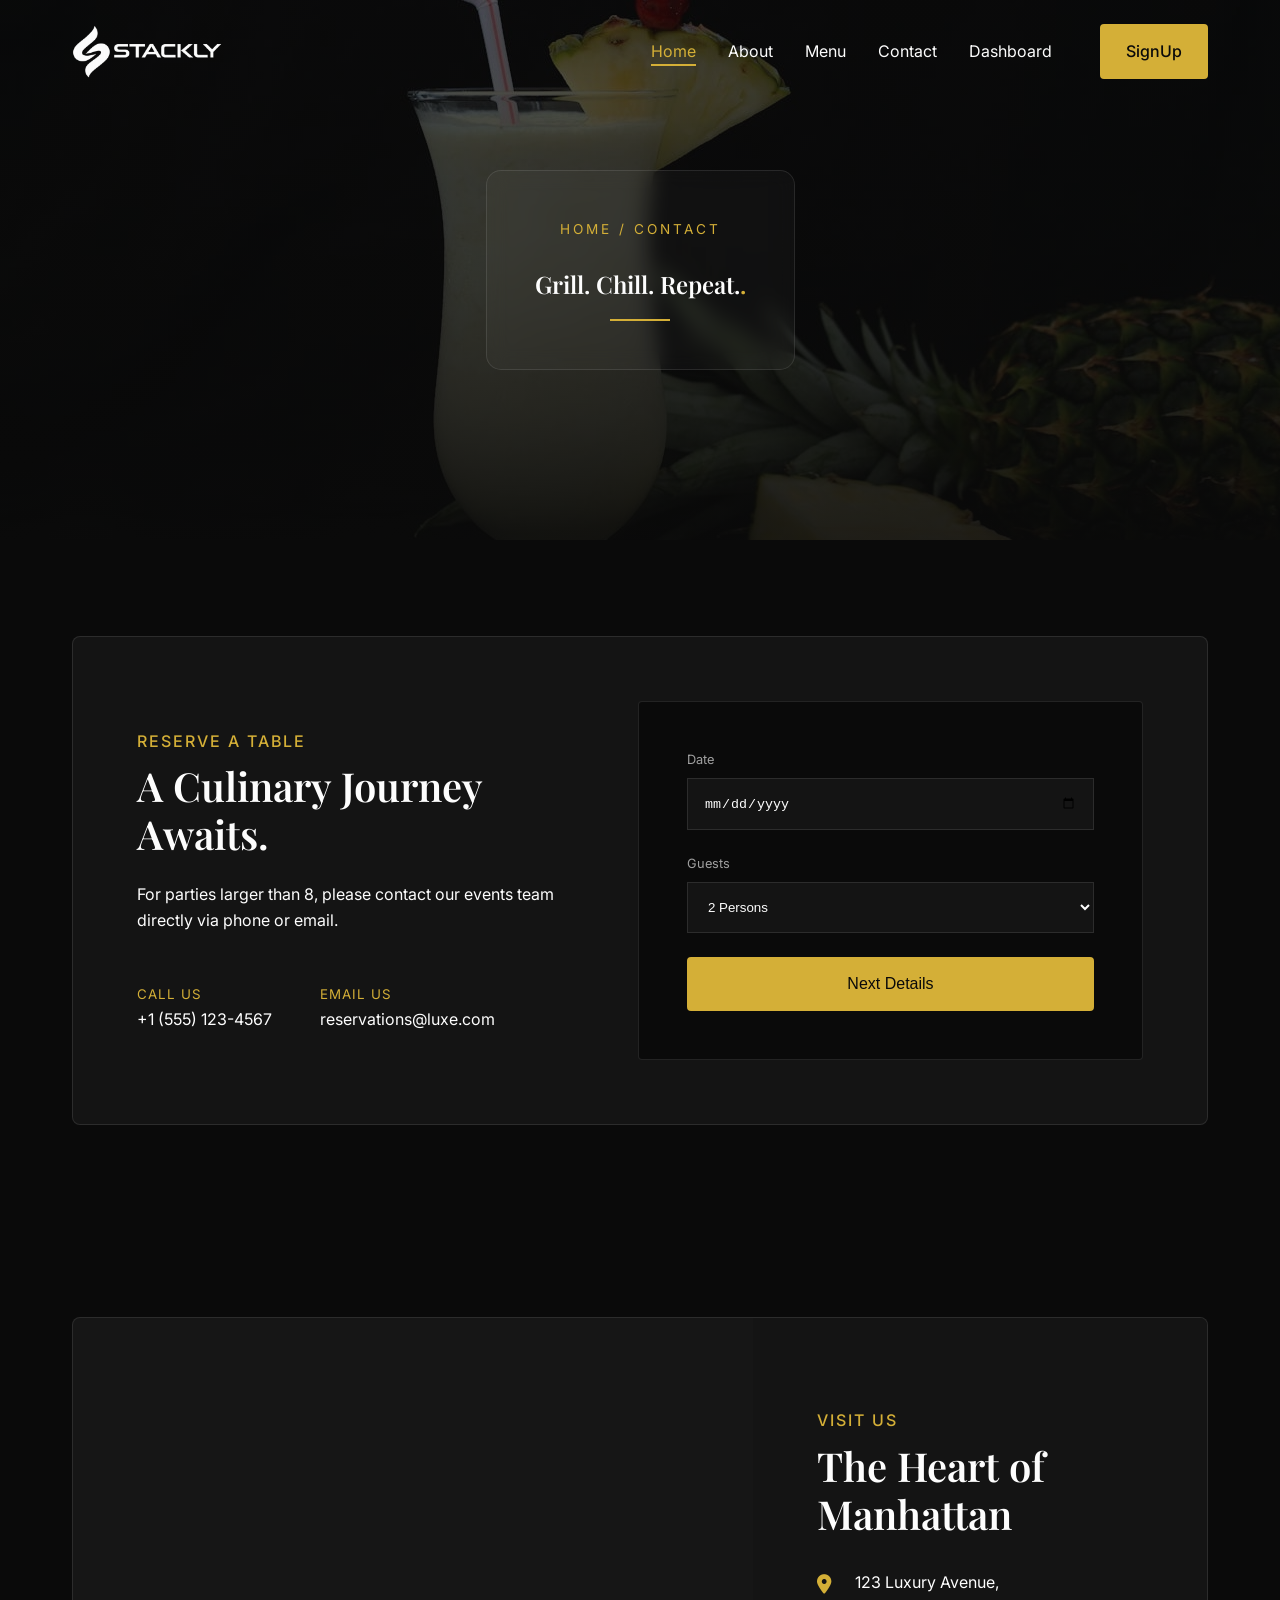
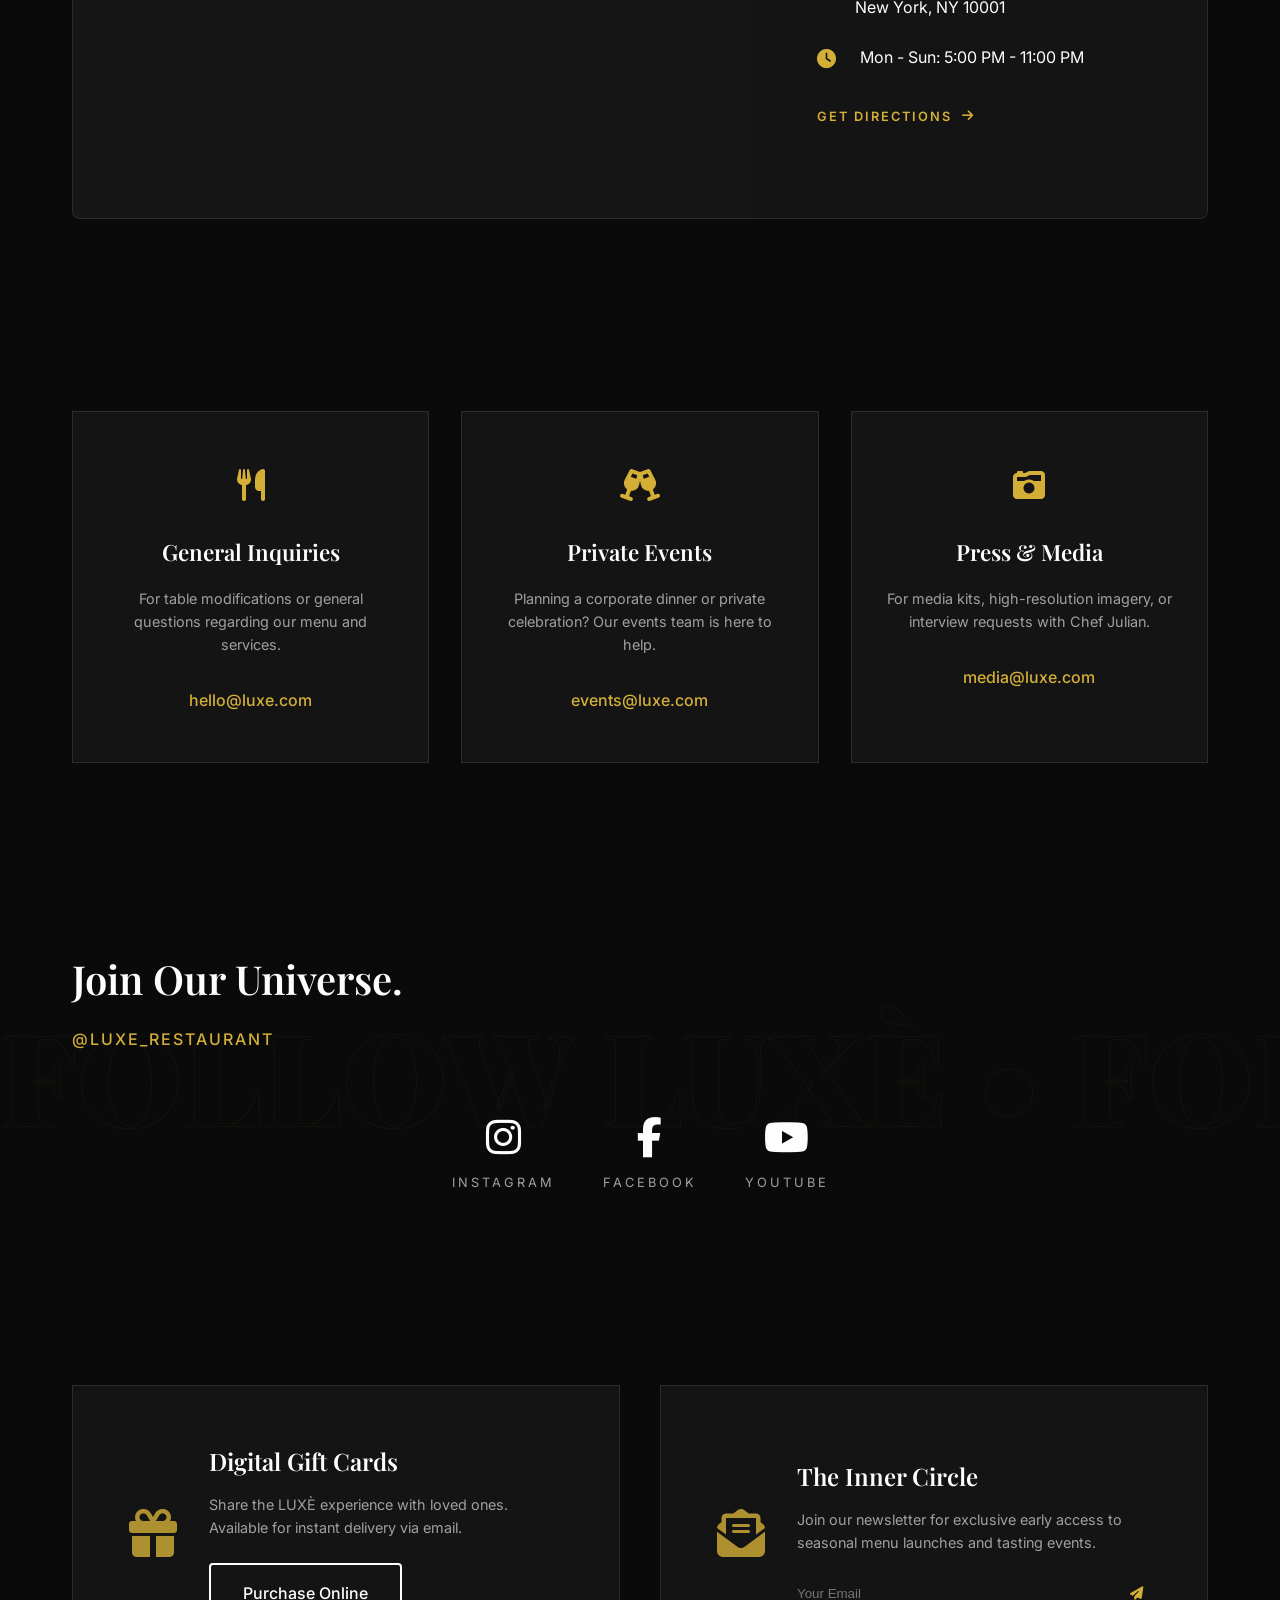
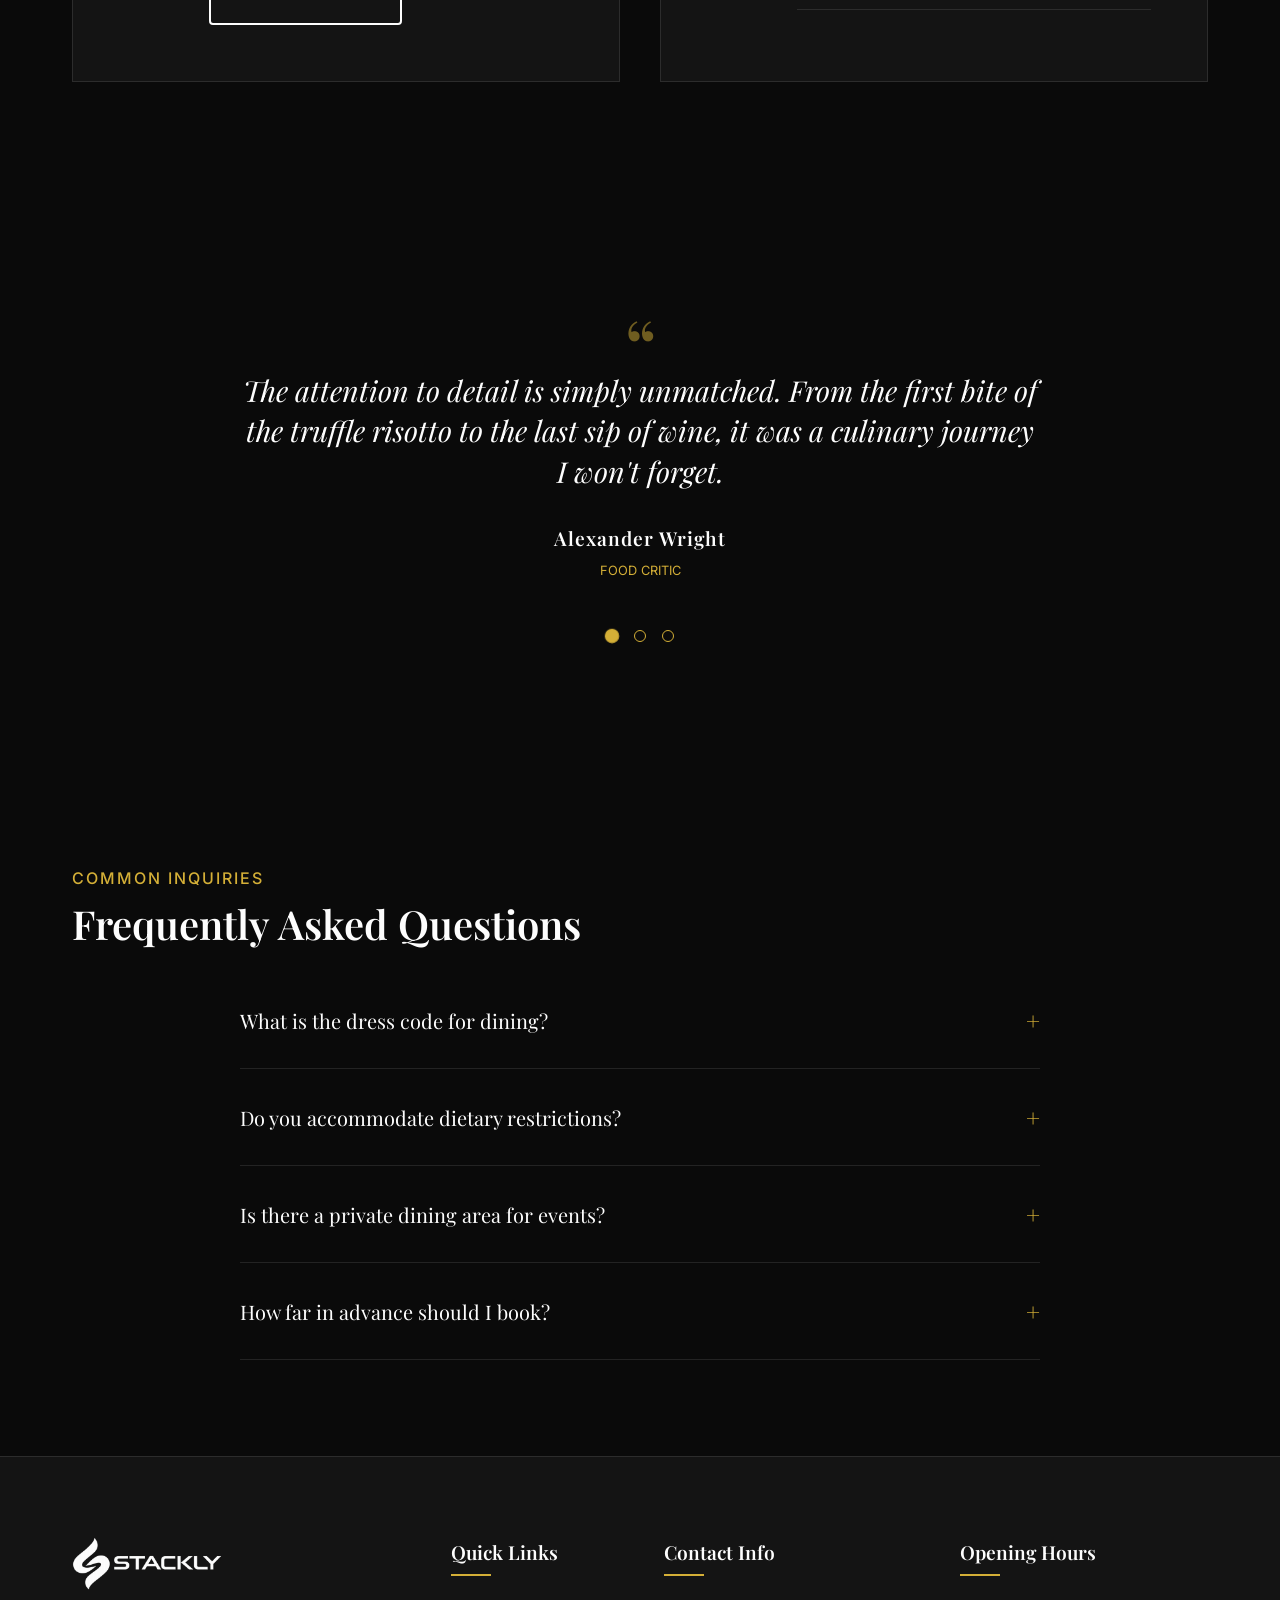
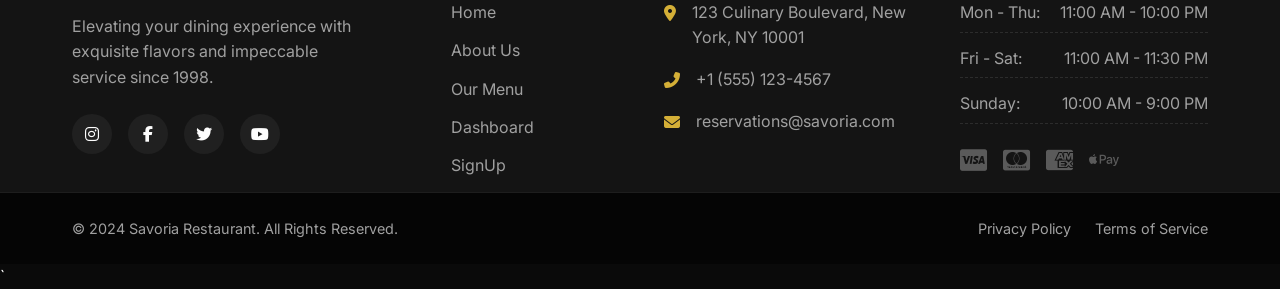
<file: contact.html>
<!DOCTYPE html>
<html lang="en">

<head>
    <meta charset="UTF-8">
    <meta name="viewport" content="width=device-width, initial-scale=1.0">
    <meta name="description" content="Savoria - Fine Dining Restaurant">
    <title>Stackly</title>
    <link rel="icon" href="./Assets/bg remove.webp">

    <!-- Google Fonts -->
    <link rel="preconnect" href="https://fonts.googleapis.com">
    <link rel="preconnect" href="https://fonts.gstatic.com" crossorigin>
    <link
        href="https://fonts.googleapis.com/css2?family=Inter:wght@300;400;500;600&family=Playfair+Display:ital,wght@0,400;0,600;0,700;1,400&display=swap"
        rel="stylesheet">

    <!-- Custom CSS -->
    <link rel="stylesheet" href="./contact.css">
    <link rel="stylesheet" href="./root.css">

    <!-- FontAwesome for icons -->
    <link rel="stylesheet" href="https://cdnjs.cloudflare.com/ajax/libs/font-awesome/6.4.0/css/all.min.css">

</head>

<body>
    <!-- Header -->
    <header class="header" id="header">
        <div class="container header-container">
            <a href="#" class="logo"><img src="./Assets/white.webp" alt="logo" width="150px"></a>

            <nav class="navbar" id="navbar">
                <ul class="nav-list">
                    <li><a href="index.html" class="nav-link active">Home</a></li>
                    <li><a href="about.html" class="nav-link">About</a></li>
                    <li><a href="menu.html" class="nav-link">Menu</a></li>
                    <li><a href="contact.html" class="nav-link">Contact</a></li>
                    <li><a href="dashboard.html" class="nav-link">Dashboard</a></li>
                </ul>
                <!-- <a href="#reservations" class="btn btn-primary nav-btn">Book a Table</a> -->
                <a href="sign.html" class="btn btn-primary nav-btn">SignUp</a>

            </nav>

            <div class="mobile-toggle" id="mobile-toggle">
                <i class="fas fa-bars"></i>
            </div>
        </div>
    </header>

    <main>



        <section class="page-indicator">
            <div class="hero-bg-wrapper">
                <img src="Assets/hero 2.webp" alt="About Us Background" class="parallax-img">
            </div>

            <div class="container">
                <div class="indicator-content js-tilt">
                    <nav class="breadcrumb">
                        <a href="index.html">Home</a>
                        <span class="separator">/</span>
                        <span class="current-page">Contact</span>
                    </nav>
                    <h1 class="page-title">Grill. Chill. Repeat.<span>.</span></h1>
                    <div class="decoration-line"></div>
                </div>
            </div>
        </section>









        <section class="section booking-section">
            <div class="container">
                <div class="booking-wrapper reveal-up">
                    <div class="booking-info">
                        <span class="section-subtitle">Reserve a Table</span>
                        <h2 class="section-title">A Culinary Journey <br>Awaits<span>.</span></h2>
                        <p>For parties larger than 8, please contact our events team directly via phone or email.</p>

                        <div class="direct-contact">
                            <div class="contact-item">
                                <small>Call Us</small>
                                <p>+1 (555) 123-4567</p>
                            </div>
                            <div class="contact-item">
                                <small>Email Us</small>
                                <p>reservations@luxe.com</p>
                            </div>
                        </div>
                    </div>

                    <div class="booking-form-card js-form-step">
                        <form id="reservationForm" action="./404.html" method="GET">
                            <div class="form-step active" data-step="1">
                                <div class="input-group">
                                    <label>Date</label>
                                    <input type="date" required>
                                </div>
                                <div class="input-group">
                                    <label>Guests</label>
                                    <select>
                                        <option>2 Persons</option>
                                        <option>4 Persons</option>
                                        <option>6 Persons</option>
                                        <option>8 Persons</option>
                                    </select>
                                </div>
                                <button type="button" class="btn btn-primary next-step">Next Details</button>
                            </div>

                            <div class="form-step" data-step="2">
                                <div class="input-group">
                                    <label>Full Name</label>
                                    <input type="text" placeholder="Your name" required>
                                </div>
                                <div class="input-group">
                                    <label>Email Address</label>
                                    <input type="email" placeholder="email@example.com" required>
                                </div>
                                <div class="btn-flex">
                                    <button type="button" class="link-btn prev-step">Back</button>
                                    <button type="submit" class="btn btn-primary">Confirm Booking</button>
                                </div>
                            </div>
                        </form>
                    </div>
                </div>
            </div>
        </section>








        <section class="section location-section reveal-container">
            <div class="container">
                <div class="location-grid">
                    <div class="map-wrapper js-map-reveal">
                        <div class="map-overlay"></div>
                        <iframe
                            src="https://www.google.com/maps/embed?pb=!1m18!1m12!1m3!1d3022.215152809347!2d-73.98784412342551!3d40.75797873484003!2m3!1f0!2f0!3f0!3m2!1i1024!2i768!4f13.1!3m3!1m2!1s0x89c25855c6480293%3A0x51173702478717b!2sTimes%20Square!5e0!3m2!1sen!2sus!4v1710000000000!5m2!1sen!2sus"
                            width="100%" height="100%" style="border:0;" allowfullscreen="" loading="lazy">
                        </iframe>
                    </div>

                    <div class="location-card slide-right">
                        <div class="card-inner">
                            <span class="section-subtitle">Visit Us</span>
                            <h2 class="section-title">The Heart of <br> Manhattan</h2>

                            <div class="address-details">
                                <div class="detail-group">
                                    <i class="fas fa-map-marker-alt"></i>
                                    <p>123 Luxury Avenue, <br> New York, NY 10001</p>
                                </div>
                                <div class="detail-group">
                                    <i class="fas fa-clock"></i>
                                    <p>Mon - Sun: 5:00 PM - 11:00 PM</p>
                                </div>
                            </div>

                            <a href="./404.html" class="btn-link">
                                Get Directions <i class="fas fa-arrow-right"></i>
                            </a>
                        </div>
                    </div>
                </div>
            </div>
        </section>







        <section class="section contact-pillars reveal-container">
            <div class="container">
                <div class="pillars-grid">
                    <div class="pillar-card slide-up-stagger">
                        <div class="pillar-icon-wrap">
                            <i class="fas fa-utensils"></i>
                        </div>
                        <h3>General Inquiries</h3>
                        <p>For table modifications or general questions regarding our menu and services.</p>
                        <a href="./404.html" class="pillar-link">hello@luxe.com</a>
                    </div>

                    <div class="pillar-card slide-up-stagger">
                        <div class="pillar-icon-wrap">
                            <i class="fas fa-glass-cheers"></i>
                        </div>
                        <h3>Private Events</h3>
                        <p>Planning a corporate dinner or private celebration? Our events team is here to help.</p>
                        <a href="./404.html" class="pillar-link">events@luxe.com</a>
                    </div>

                    <div class="pillar-card slide-up-stagger">
                        <div class="pillar-icon-wrap">
                            <i class="fas fa-camera-retro"></i>
                        </div>
                        <h3>Press & Media</h3>
                        <p>For media kits, high-resolution imagery, or interview requests with Chef Julian.</p>
                        <a href="./404.html" class="pillar-link">media@luxe.com</a>
                    </div>
                </div>
            </div>
        </section>







        <section class="section social-horizon reveal-container">
            <div class="marquee-wrapper">
                <div class="marquee-content">
                    <span>FOLLOW LUXÈ • FOLLOW LUXÈ • FOLLOW LUXÈ • FOLLOW LUXÈ • FOLLOW LUXÈ • </span>
                    <span>FOLLOW LUXÈ • FOLLOW LUXÈ • FOLLOW LUXÈ • FOLLOW LUXÈ • FOLLOW LUXÈ • </span>
                </div>
            </div>

            <div class="container social-content">
                <div class="social-header text-center">
                    <h2 class="section-title">Join Our Universe<span>.</span></h2>
                    <p class="section-subtitle">@LUXE_RESTAURANT</p>
                </div>

                <div class="social-links-large">
                    <a href="./404.html" class="social-box">
                        <i class="fab fa-instagram"></i>
                        <span>Instagram</span>
                    </a>
                    <a href="./404.html" class="social-box">
                        <i class="fab fa-facebook-f"></i>
                        <span>Facebook</span>
                    </a>
                    <a href="./404.html" class="social-box">
                        <i class="fab fa-youtube"></i>
                        <span>Youtube</span>
                    </a>
                </div>
            </div>
        </section>







        <section class="section digital-services reveal-container">
            <div class="container">
                <div class="services-grid">
                    <div class="service-box slide-up-stagger">
                        <div class="service-visual">
                            <i class="fas fa-gift"></i>
                        </div>
                        <div class="service-info">
                            <h3>Digital Gift Cards</h3>
                            <p>Share the LUXÈ experience with loved ones. Available for instant delivery via email.</p>
                            <a href="./404.html" class="btn btn-outline btn-small">Purchase Online</a>
                        </div>
                    </div>

                    <div class="service-box slide-up-stagger">
                        <div class="service-visual">
                            <i class="fas fa-envelope-open-text"></i>
                        </div>
                        <div class="service-info">
                            <h3>The Inner Circle</h3>
                            <p>Join our newsletter for exclusive early access to seasonal menu launches and tasting
                                events.</p>
                            <form class="mini-subscribe" action="./404.html" method="GET">
                                <input type="email" placeholder="Your Email" required>
                                <button type="submit"><i class="fas fa-paper-plane"></i></button>
                            </form>
                        </div>
                    </div>
                </div>
            </div>
        </section>






        <section class="section testimonials" id="testimonials">
            <div class="container">
                <div class="slider-wrapper">
                    <div class="testimonial-container">
                        <div class="testimonial-slide active">
                            <div class="quote-icon">“</div>
                            <p class="testimonial-text">The attention to detail is simply unmatched. From the first bite
                                of the truffle risotto to the last sip of wine, it was a culinary journey I won't
                                forget.</p>
                            <h4 class="guest-name">Alexander Wright</h4>
                            <span class="guest-title">Food Critic</span>
                        </div>

                        <div class="testimonial-slide">
                            <div class="quote-icon">“</div>
                            <p class="testimonial-text">An absolute gem in the city. The atmosphere is sophisticated yet
                                welcoming, and the seasonal menu is always a delightful surprise.</p>
                            <h4 class="guest-name">Sophia Loren</h4>
                            <span class="guest-title">Frequent Guest</span>
                        </div>

                        <div class="testimonial-slide">
                            <div class="quote-icon">“</div>
                            <p class="testimonial-text">Exquisite plating and flavors that dance on the palate. A
                                must-visit for anyone who truly appreciates the art of fine dining.</p>
                            <h4 class="guest-name">Julian Marc</h4>
                            <span class="guest-title">Executive Chef</span>
                        </div>
                    </div>

                    <div class="slider-nav">
                        <span class="dot active" data-index="0"></span>
                        <span class="dot" data-index="1"></span>
                        <span class="dot" data-index="2"></span>
                    </div>
                </div>
            </div>
        </section>






        <section class="section faq" id="faq">
            <div class="container">
                <div class="section-header">
                    <span class="section-subtitle">Common Inquiries</span>
                    <h2 class="section-title">Frequently Asked Questions</h2>
                </div>

                <div class="faq-accordion">
                    <div class="faq-item">
                        <button class="faq-question">
                            <span>What is the dress code for dining?</span>
                            <i class="plus-icon">+</i>
                        </button>
                        <div class="faq-answer">
                            <p>We maintain a smart-casual dress code. While we do not require formal wear, we request
                                that guests refrain from wearing athletic attire, flip-flops, or swimwear.</p>
                        </div>
                    </div>

                    <div class="faq-item">
                        <button class="faq-question">
                            <span>Do you accommodate dietary restrictions?</span>
                            <i class="plus-icon">+</i>
                        </button>
                        <div class="faq-answer">
                            <p>Absolutely. Our chefs specialize in tailoring dishes for vegan, gluten-free, and
                                nut-allergy requirements. Please mention any restrictions when making your reservation.
                            </p>
                        </div>
                    </div>

                    <div class="faq-item">
                        <button class="faq-question">
                            <span>Is there a private dining area for events?</span>
                            <i class="plus-icon">+</i>
                        </button>
                        <div class="faq-answer">
                            <p>Yes, we offer two private suites suitable for corporate events or intimate celebrations,
                                catering to groups from 10 to 30 guests.</p>
                        </div>
                    </div>

                    <div class="faq-item">
                        <button class="faq-question">
                            <span>How far in advance should I book?</span>
                            <i class="plus-icon">+</i>
                        </button>
                        <div class="faq-answer">
                            <p>We recommend booking at least 2 weeks in advance for weekends and 3–5 days in advance for
                                weekday dining to ensure your preferred time slot.</p>
                        </div>
                    </div>
                </div>
            </div>
        </section>

    </main>







    <footer class="footer" id="contact">
        <div class="container footer-container">
            <div class="footer-col brand-col">
                <a href="./contact.html" class="footer-logo"><img src="./Assets/white.webp" alt="logo" width="150px"></a>
                <p class="footer-text">Elevating your dining experience with exquisite flavors and impeccable service
                    since 1998.</p>
                <div class="social-links">
                    <a href="404.html"><i class="fab fa-instagram"></i></a>
                    <a href="404.html"><i class="fab fa-facebook-f"></i></a>
                    <a href="404.html"><i class="fab fa-twitter"></i></a>
                    <a href="404.html"><i class="fab fa-youtube"></i></a>
                </div>
            </div>

            <div class="footer-col">
                <h3 class="footer-heading">Quick Links</h3>
                <ul class="footer-links">
                    <li><a href="index.html">Home</a></li>
                    <li><a href="about.html">About Us</a></li>
                    <li><a href="menu.html">Our Menu</a></li>
                    <li><a href="dashboard.html">Dashboard</a></li>
                    <li><a href="sign.html">SignUp</a></li>
                </ul>
            </div>

            <div class="footer-col">
                <h3 class="footer-heading">Contact Info</h3>
                <ul class="footer-contact">
                    <li><i class="fas fa-map-marker-alt"></i> 123 Culinary Boulevard, New York, NY 10001</li>
                    <li><i class="fas fa-phone-alt"></i> +1 (555) 123-4567</li>
                    <li><i class="fas fa-envelope"></i> reservations@savoria.com</li>
                </ul>
            </div>

            <div class="footer-col">
                <h3 class="footer-heading">Opening Hours</h3>
                <ul class="footer-hours">
                    <li><span>Mon - Thu:</span> 11:00 AM - 10:00 PM</li>
                    <li><span>Fri - Sat:</span> 11:00 AM - 11:30 PM</li>
                    <li><span>Sunday:</span> 10:00 AM - 9:00 PM</li>
                </ul>
                <div class="payment-methods">
                    <i class="fab fa-cc-visa"></i>
                    <i class="fab fa-cc-mastercard"></i>
                    <i class="fab fa-cc-amex"></i>
                    <i class="fab fa-apple-pay"></i>
                </div>
            </div>
        </div>

        <div class="footer-bottom">
            <div class="container bottom-container">
                <p>&copy; 2024 Savoria Restaurant. All Rights Reserved.</p>
                <div class="bottom-links">
                    <a href="404.html">Privacy Policy</a>
                    <a href="404.html">Terms of Service</a>
                </div>
            </div>
        </div>
    </footer>


    <script src="script.js"></script>

    <script>


        // table reserve js

        document.addEventListener('DOMContentLoaded', () => {
            const nextBtn = document.querySelector('.next-step');
            const prevBtn = document.querySelector('.prev-step');
            const steps = document.querySelectorAll('.form-step');

            if (nextBtn) {
                nextBtn.addEventListener('click', () => {
                    steps[0].classList.remove('active');
                    steps[1].classList.add('active');
                });
            }

            if (prevBtn) {
                prevBtn.addEventListener('click', () => {
                    steps[1].classList.remove('active');
                    steps[0].classList.add('active');
                });
            }
        });




        // map js

        const mapReveal = document.querySelector('.js-map-reveal');

        const mapObserver = new IntersectionObserver((entries) => {
            entries.forEach(entry => {
                if (entry.isIntersecting) {
                    entry.target.classList.add('active');
                }
            });
        }, { threshold: 0.3 });

        if (mapReveal) {
            mapObserver.observe(mapReveal);
        }
 



        // testimonial js

        const slides = document.querySelectorAll('.testimonial-slide');
        const dots = document.querySelectorAll('.dot');
        let currentSlide = 0;

        function showSlide(index) {
            slides.forEach(slide => slide.classList.remove('active'));
            dots.forEach(dot => dot.classList.remove('active'));

            slides[index].classList.add('active');
            dots[index].classList.add('active');
            currentSlide = index;
        }

        let slideInterval = setInterval(() => {
            let next = (currentSlide + 1) % slides.length;
            showSlide(next);
        }, 5000);

        dots.forEach(dot => {
            dot.addEventListener('click', () => {
                clearInterval(slideInterval);
                showSlide(parseInt(dot.dataset.index));
            });
        });




        // FAQ js

        document.querySelectorAll('.faq-question').forEach(button => {
            button.addEventListener('click', () => {
                const faqItem = button.parentElement;

                document.querySelectorAll('.faq-item').forEach(item => {
                    if (item !== faqItem) {
                        item.classList.remove('active');
                    }
                });

                faqItem.classList.toggle('active');
            });
        });

    </script>

</body>

</html>`
</file>
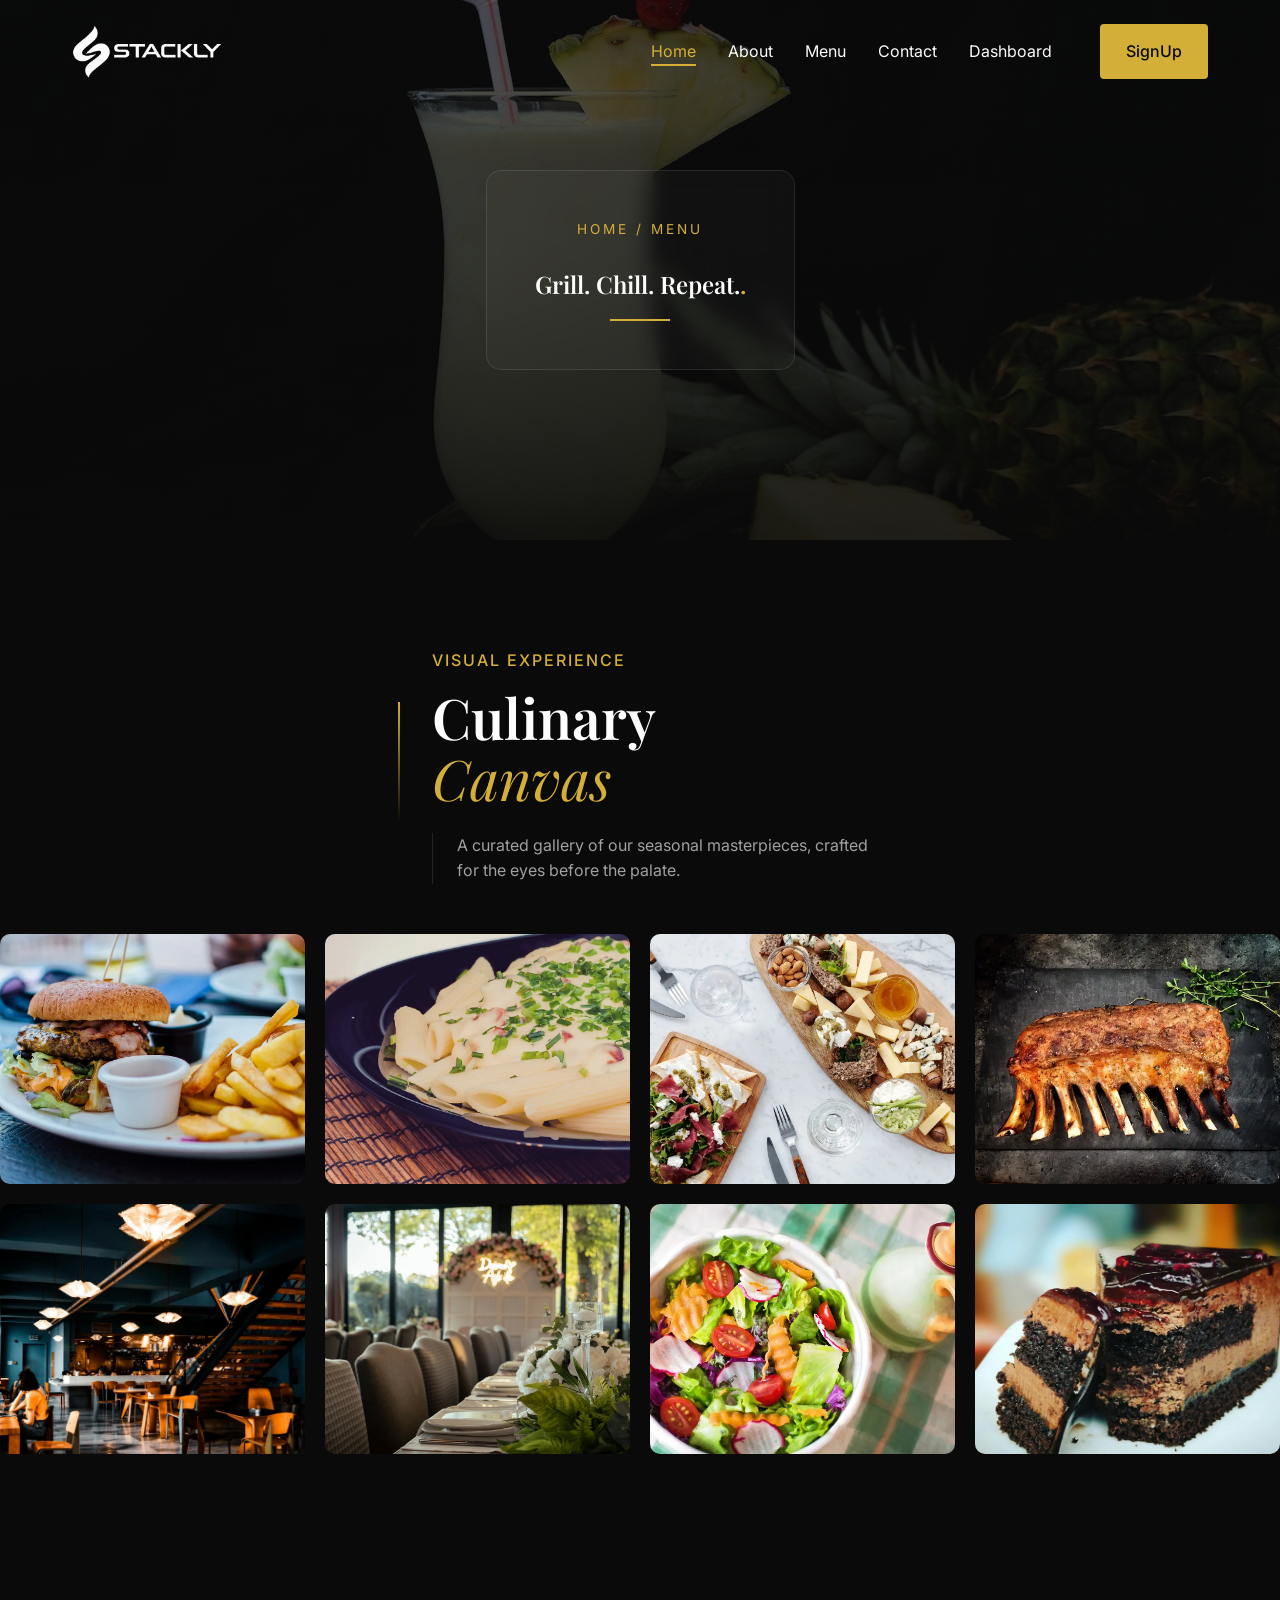
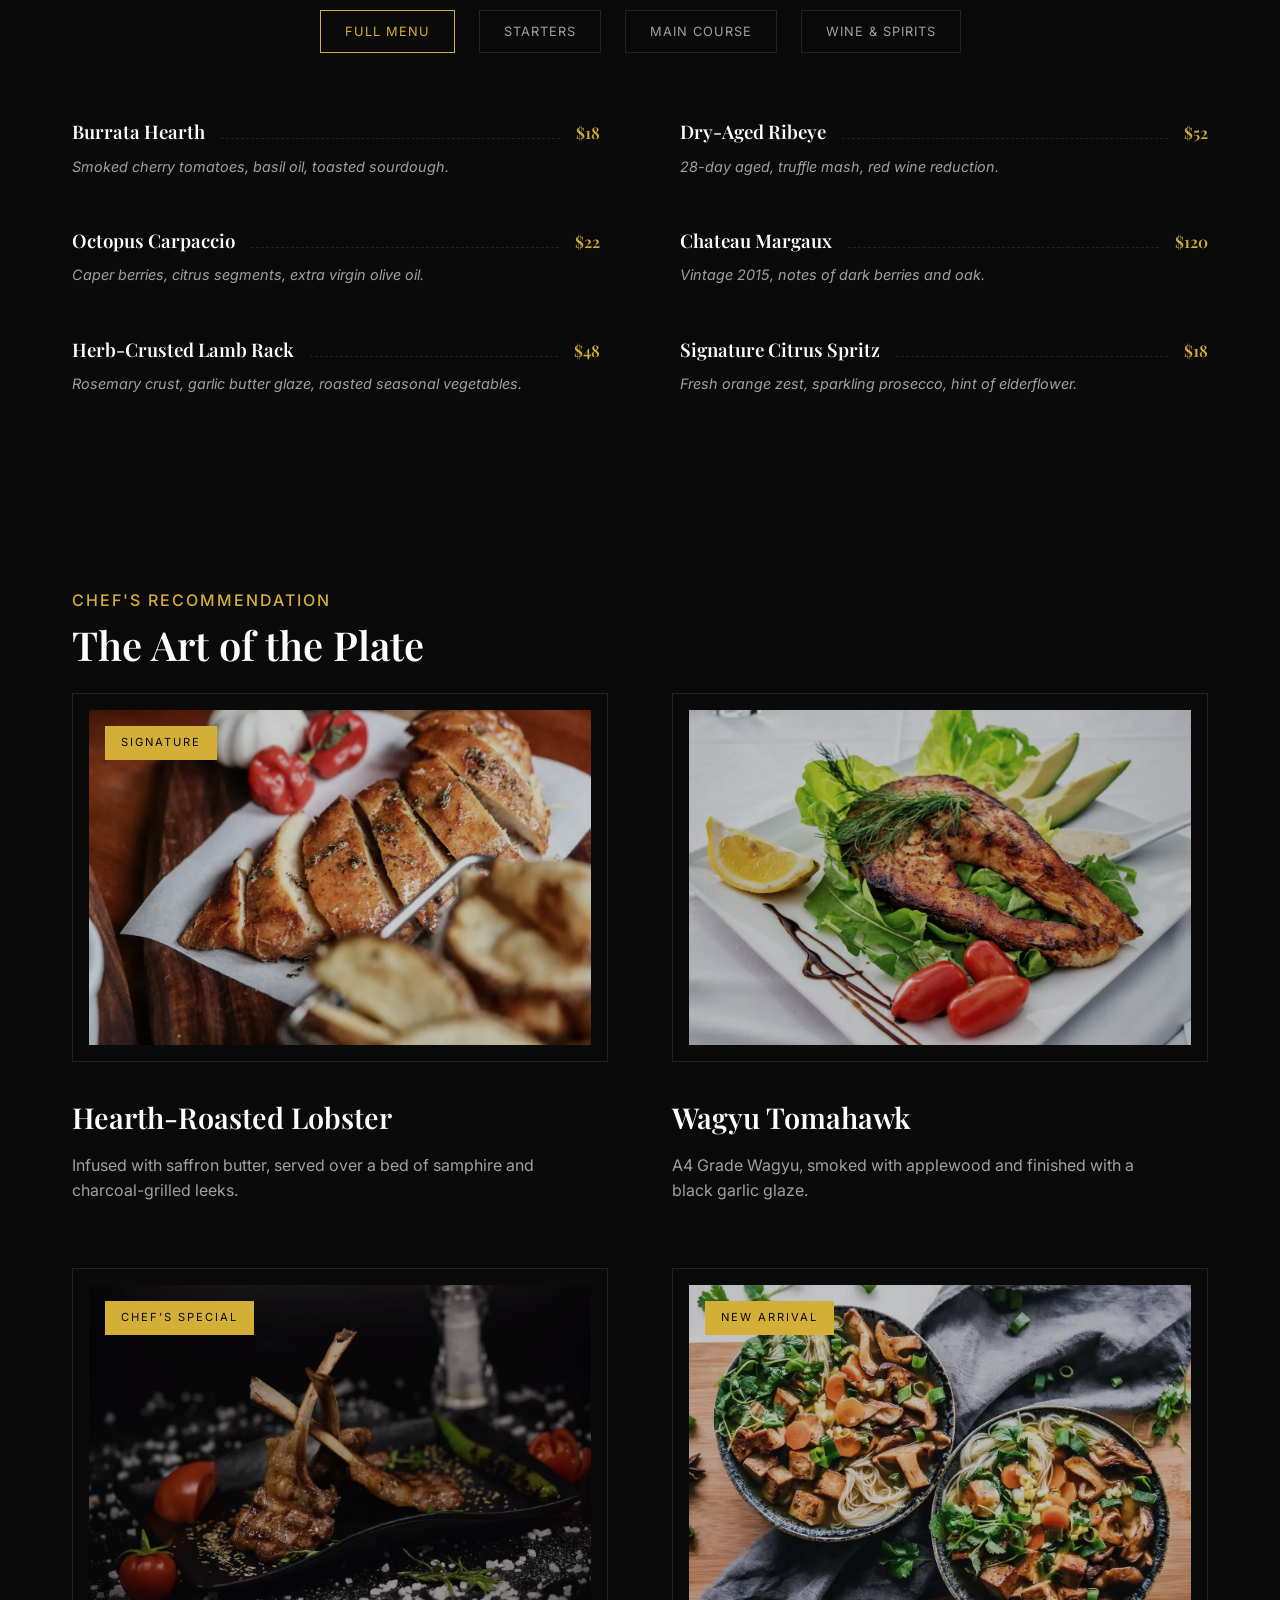
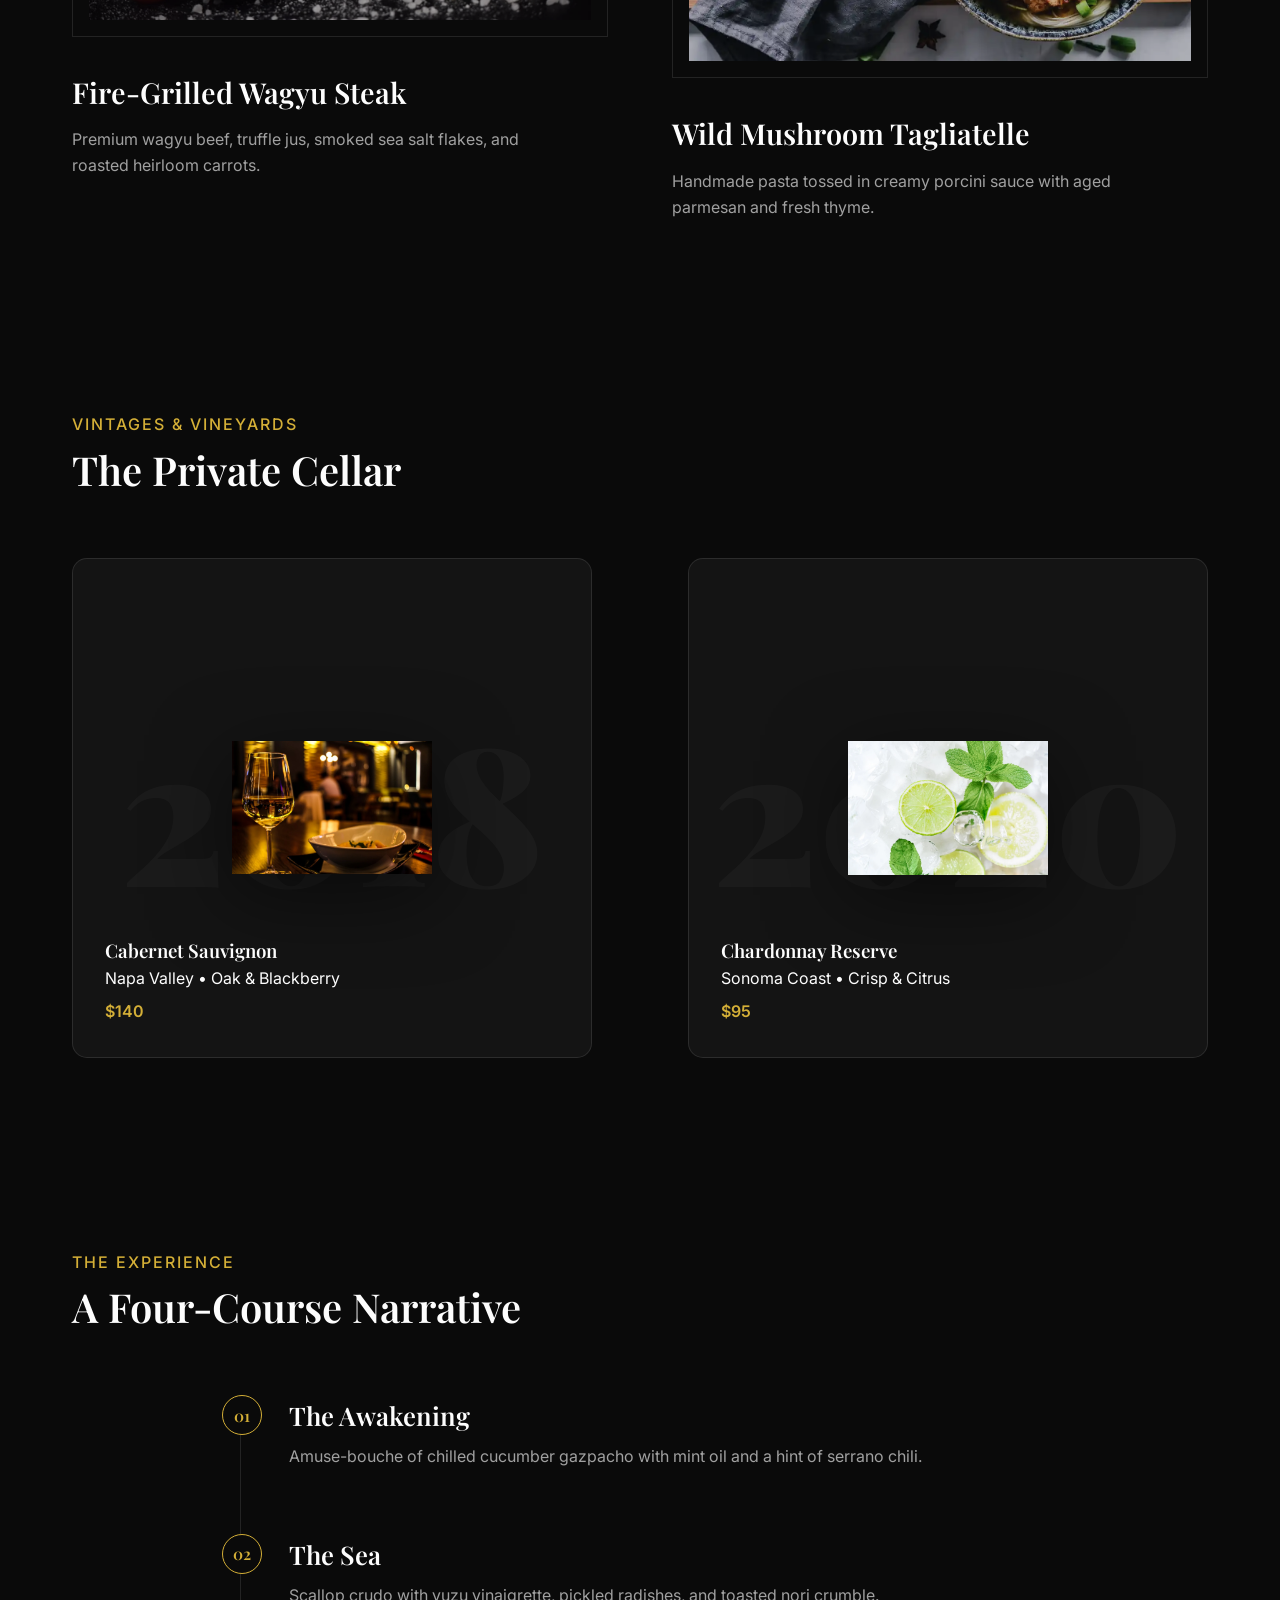
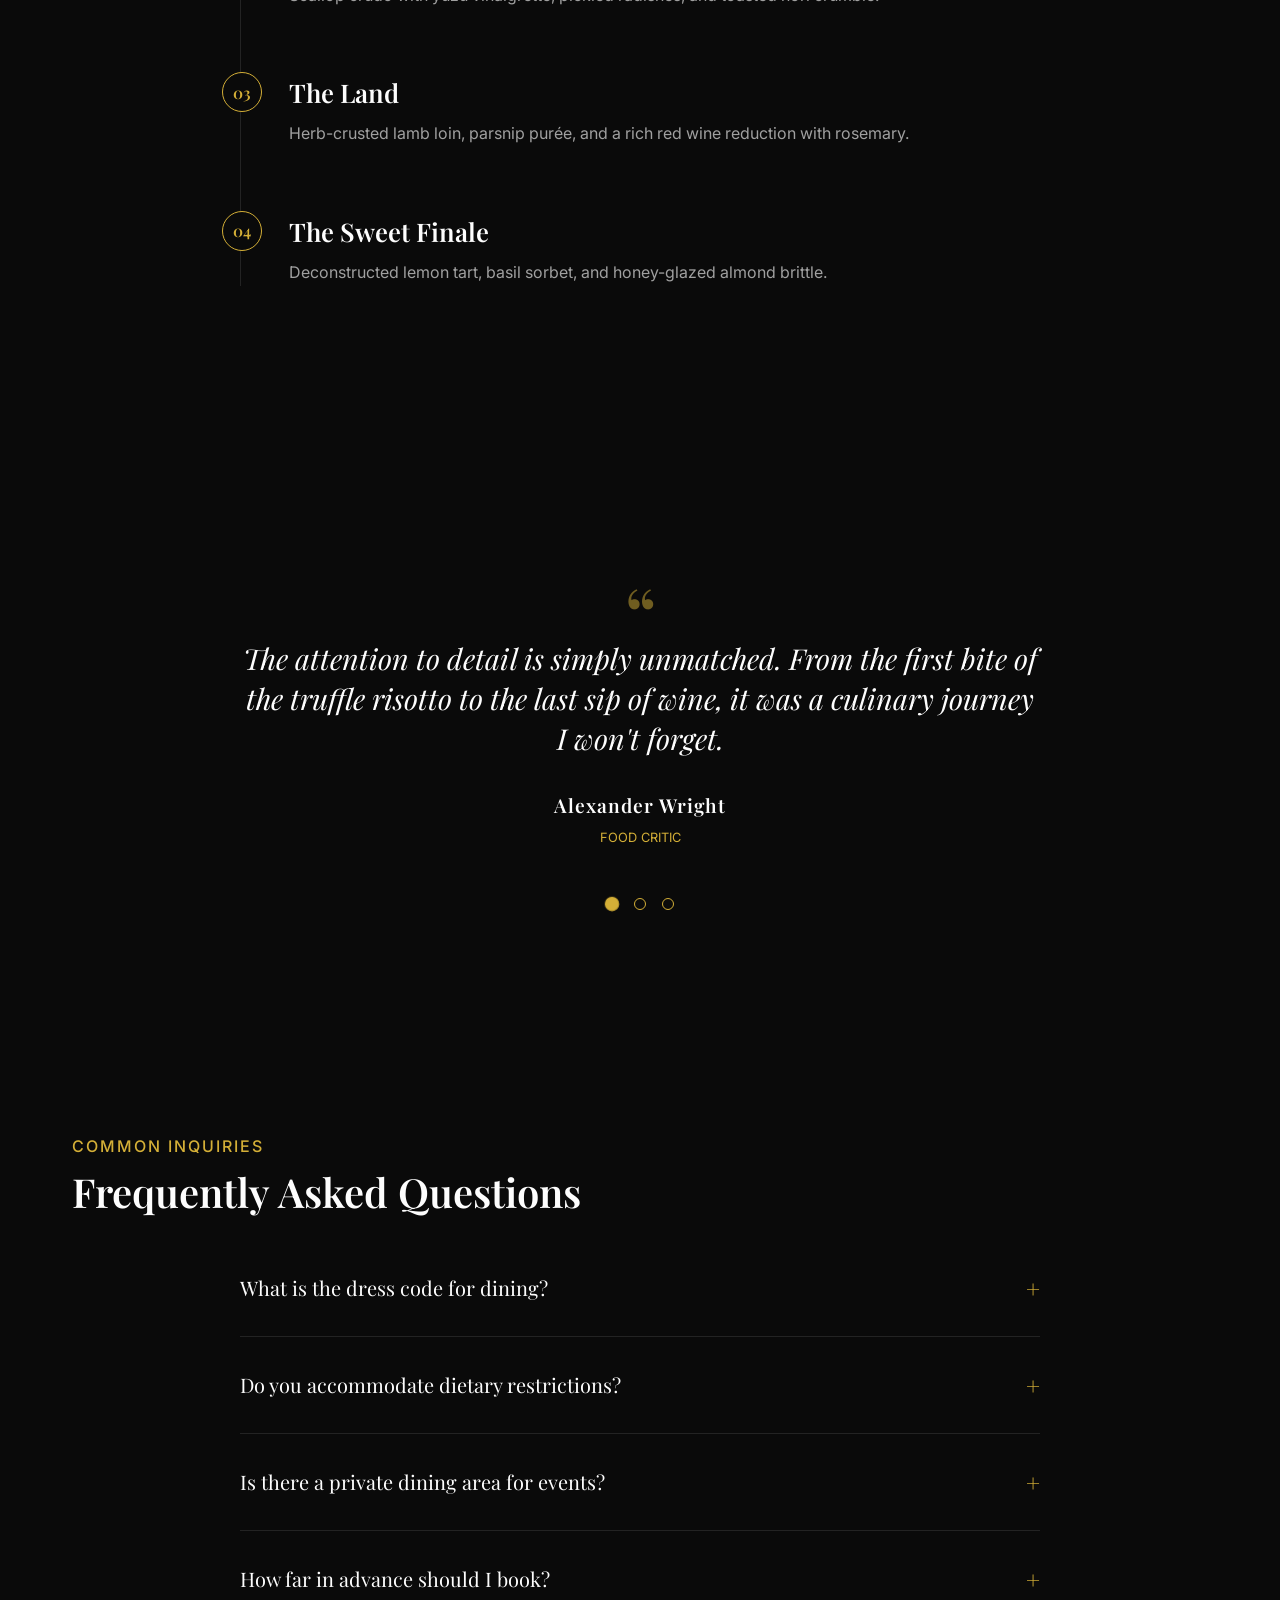
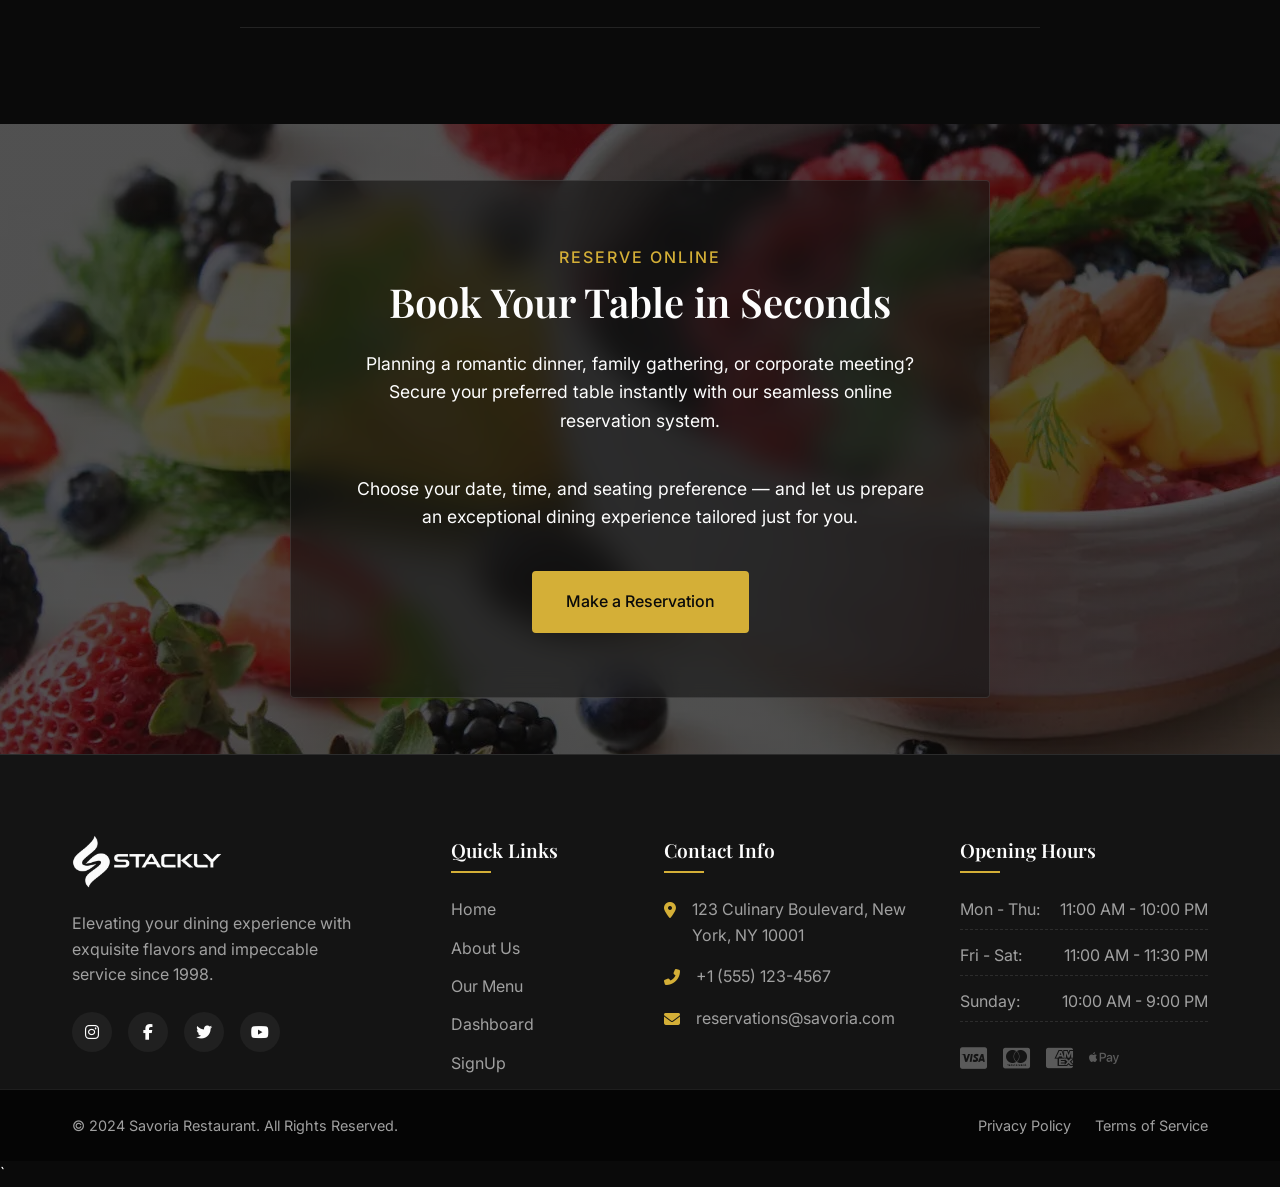
<file: menu.html>
<!DOCTYPE html>
<html lang="en">

<head>
    <meta charset="UTF-8">
    <meta name="viewport" content="width=device-width, initial-scale=1.0">
    <meta name="description" content="Savoria - Fine Dining Restaurant">
    <title>Stackly</title>
    <link rel="icon" href="./Assets/bg remove.webp">

    <!-- Google Fonts -->
    <link rel="preconnect" href="https://fonts.googleapis.com">
    <link rel="preconnect" href="https://fonts.gstatic.com" crossorigin>
    <link
        href="https://fonts.googleapis.com/css2?family=Inter:wght@300;400;500;600&family=Playfair+Display:ital,wght@0,400;0,600;0,700;1,400&display=swap"
        rel="stylesheet">

    <!-- Custom CSS -->
    <link rel="stylesheet" href="./menu.css">
    <link rel="stylesheet" href="./root.css">

    <!-- FontAwesome for icons -->
    <link rel="stylesheet" href="https://cdnjs.cloudflare.com/ajax/libs/font-awesome/6.4.0/css/all.min.css">

</head>

<body>
    <!-- Header -->
    <header class="header" id="header">
        <div class="container header-container">
            <a href="./menu.html" class="logo"><img src="./Assets/white.webp" alt="logo" width="150px"></a>

            <nav class="navbar" id="navbar">
                <ul class="nav-list">
                    <li><a href="index.html" class="nav-link active">Home</a></li>
                    <li><a href="about.html" class="nav-link">About</a></li>
                    <li><a href="menu.html" class="nav-link">Menu</a></li>
                    <li><a href="contact.html" class="nav-link">Contact</a></li>
                    <li><a href="dashboard.html" class="nav-link">Dashboard</a></li>
                </ul>
                <!-- <a href="#reservations" class="btn btn-primary nav-btn">Book a Table</a> -->
                <a href="sign.html" class="btn btn-primary nav-btn">SignUp</a>

            </nav>

            <div class="mobile-toggle" id="mobile-toggle">
                <i class="fas fa-bars"></i>
            </div>
        </div>
    </header>

    <main>



        <section class="page-indicator">
            <div class="hero-bg-wrapper">
                <img src="Assets/hero 2.webp" alt="About Us Background" class="parallax-img">
            </div>

            <div class="container">
                <div class="indicator-content js-tilt">
                    <nav class="breadcrumb">
                        <a href="index.html">Home</a>
                        <span class="separator">/</span>
                        <span class="current-page">Menu</span>
                    </nav>
                    <h1 class="page-title">Grill. Chill. Repeat.<span>.</span></h1>
                    <div class="decoration-line"></div>
                </div>
            </div>
        </section>





        <section class="menu-gallery">
            <div class="gallery-header">
                <div class="header-accent"></div>
                <div class="header-text-box">
                    <span class="section-subtitle">Visual Experience</span>
                    <h2 class="section-title">Culinary <br><span>Canvas</span></h2>
                    <p class="header-desc">A curated gallery of our seasonal masterpieces, crafted for the eyes before
                        the palate.</p>
                </div>
            </div>
            <div class="gallery-grid">

                <!-- 1 -->
                <div class="gallery-item">
                    <img src="./Assets/ribeye.webp"
                        alt="Steak">
                    <div class="gallery-overlay">
                        <h3>Grilled Ribeye</h3>
                        <p>Smoky, tender, and flame-kissed perfection.</p>
                    </div>
                </div>

                <!-- 2 -->
                <div class="gallery-item">
                    <img src="./Assets/pastha.webp"
                        alt="Pasta">
                    <div class="gallery-overlay">
                        <h3>Truffle Pasta</h3>
                        <p>Handcrafted tagliatelle with rich truffle sauce.</p>
                    </div>
                </div>

                <!-- 3 -->
                <div class="gallery-item">
                    <img src="./Assets/c butter.webp"
                        alt="Seafood">
                    <div class="gallery-overlay">
                        <h3>Garlic Butter Shrimp</h3>
                        <p>Fresh catch sautéed in aromatic herbs.</p>
                    </div>
                </div>

                <!-- 4 -->
                <div class="gallery-item">
                    <img src="./Assets/c chops.webp"
                        alt="Lamb">
                    <div class="gallery-overlay">
                        <h3>Lamb Chops</h3>
                        <p>Herb-crusted with rosemary glaze.</p>
                    </div>
                </div>

                <!-- 5 -->
                <div class="gallery-item">
                    <img src="./Assets/hall.webp"
                        alt="Ambiance">
                    <div class="gallery-overlay">
                        <h3>Fine Dining Ambiance</h3>
                        <p>Where flavor meets elegance.</p>
                    </div>
                </div>

                <!-- 6 -->
                <div class="gallery-item">
                    <img src="./Assets/table.webp"
                        alt="Plating">
                    <div class="gallery-overlay">
                        <h3>Artistic Plating</h3>
                        <p>Crafted with passion and precision.</p>
                    </div>
                </div>

                <!-- 7 -->
                <div class="gallery-item">
                    <img src="./Assets/salad 2.webp"
                        alt="Salad">
                    <div class="gallery-overlay">
                        <h3>Seasonal Salad</h3>
                        <p>Fresh greens with citrus dressing.</p>
                    </div>
                </div>

                <!-- 8 -->
                <div class="gallery-item">
                    <img src="./Assets/cake1.webp"
                        alt="Dessert">
                    <div class="gallery-overlay">
                        <h3>Chocolate Lava Cake</h3>
                        <p>Warm, rich, and irresistibly indulgent.</p>
                    </div>
                </div>

            </div>
        </section>






        <section class="section menu-filter">
            <div class="container">
                <div class="filter-tabs reveal-up">
                    <button class="filter-btn active" data-filter="all">Full Menu</button>
                    <button class="filter-btn" data-filter="starters">Starters</button>
                    <button class="filter-btn" data-filter="mains">Main Course</button>
                    <button class="filter-btn" data-filter="drinks">Wine & Spirits</button>
                </div>

                <div class="menu-grid js-menu-grid">
                    <div class="menu-item starters" data-category="starters">
                        <div class="item-header">
                            <h3>Burrata Hearth</h3>
                            <div class="item-dots"></div>
                            <span class="price">$18</span>
                        </div>
                        <p class="item-desc">Smoked cherry tomatoes, basil oil, toasted sourdough.</p>
                    </div>

                    <div class="menu-item mains" data-category="mains">
                        <div class="item-header">
                            <h3>Dry-Aged Ribeye</h3>
                            <div class="item-dots"></div>
                            <span class="price">$52</span>
                        </div>
                        <p class="item-desc">28-day aged, truffle mash, red wine reduction.</p>
                    </div>

                    <div class="menu-item starters" data-category="starters">
                        <div class="item-header">
                            <h3>Octopus Carpaccio</h3>
                            <div class="item-dots"></div>
                            <span class="price">$22</span>
                        </div>
                        <p class="item-desc">Caper berries, citrus segments, extra virgin olive oil.</p>
                    </div>

                    <div class="menu-item drinks" data-category="drinks">
                        <div class="item-header">
                            <h3>Chateau Margaux</h3>
                            <div class="item-dots"></div>
                            <span class="price">$120</span>
                        </div>
                        <p class="item-desc">Vintage 2015, notes of dark berries and oak.</p>
                    </div>

                    <div class="menu-item mains" data-category="mains">
                        <div class="item-header">
                            <h3>Herb-Crusted Lamb Rack</h3>
                            <div class="item-dots"></div>
                            <span class="price">$48</span>
                        </div>
                        <p class="item-desc">Rosemary crust, garlic butter glaze, roasted seasonal vegetables.</p>
                    </div>

                    <div class="menu-item drinks" data-category="drinks">
                        <div class="item-header">
                            <h3>Signature Citrus Spritz</h3>
                            <div class="item-dots"></div>
                            <span class="price">$18</span>
                        </div>
                        <p class="item-desc">Fresh orange zest, sparkling prosecco, hint of elderflower.</p>
                    </div>

                </div>
            </div>
        </section>






        <section class="section showcase">
            <div class="container">
                <div class="section-header text-center">
                    <span class="section-subtitle">Chef's Recommendation</span>
                    <h2 class="section-title">The Art of the Plate</h2>
                </div>

                <div class="showcase-grid">
                    <div class="showcase-item">
                        <div class="showcase-img-box">
                            <img src="./Assets/salmon 1.webp"
                                alt="Signature Dish">
                            <div class="showcase-badge">Signature</div>
                        </div>
                        <div class="showcase-info">
                            <h3>Hearth-Roasted Lobster</h3>
                            <p>Infused with saffron butter, served over a bed of samphire and charcoal-grilled leeks.
                            </p>
                        </div>
                    </div>

                    <div class="showcase-item">
                        <div class="showcase-img-box">
                            <img src="./Assets/salmon 2.webp"
                                alt="Specialty Cut">
                        </div>
                        <div class="showcase-info">
                            <h3>Wagyu Tomahawk</h3>
                            <p>A4 Grade Wagyu, smoked with applewood and finished with a black garlic glaze.</p>
                        </div>
                    </div>

                    <div class="showcase-item">
                        <div class="showcase-img-box">
                            <img src="./Assets/gallery 1.webp"
                                alt="Signature Steak">
                            <div class="showcase-badge">Chef’s Special</div>
                        </div>
                        <div class="showcase-info">
                            <h3>Fire-Grilled Wagyu Steak</h3>
                            <p>Premium wagyu beef, truffle jus, smoked sea salt flakes, and roasted heirloom carrots.
                            </p>
                        </div>
                    </div>

                    <div class="showcase-item">
                        <div class="showcase-img-box">
                            <img src="./Assets/c mushroom.webp"
                                alt="Gourmet Pasta">
                            <div class="showcase-badge">New Arrival</div>
                        </div>
                        <div class="showcase-info">
                            <h3>Wild Mushroom Tagliatelle</h3>
                            <p>Handmade pasta tossed in creamy porcini sauce with aged parmesan and fresh thyme.</p>
                        </div>
                    </div>
                </div>
            </div>
        </section>








        <section class="section wine-parallax">
            <div class="container">
                <div class="section-header text-center">
                    <span class="section-subtitle">Vintages & Vineyards</span>
                    <h2 class="section-title">The Private Cellar</h2>
                </div>

                <div class="wine-grid">
                    <div class="wine-card js-parallax-card">
                        <div class="wine-bg-text">2018</div>
                        <div class="wine-img-wrap">
                            <img src="./Assets/wine.webp"
                                alt="Red Wine" class="js-parallax-img">
                        </div>
                        <div class="wine-details">
                            <h3>Cabernet Sauvignon</h3>
                            <p>Napa Valley • Oak & Blackberry</p>
                            <span class="wine-price">$140</span>
                        </div>
                    </div>

                    <div class="wine-card js-parallax-card">
                        <div class="wine-bg-text">2020</div>
                        <div class="wine-img-wrap">
                            <img src="./Assets/juice2.webp"
                                alt="White Wine" class="js-parallax-img">
                        </div>
                        <div class="wine-details">
                            <h3>Chardonnay Reserve</h3>
                            <p>Sonoma Coast • Crisp & Citrus</p>
                            <span class="wine-price">$95</span>
                        </div>
                    </div>
                </div>
            </div>
        </section>






        <section class="section journey reveal-container">
            <div class="container">
                <div class="section-header text-center">
                    <span class="section-subtitle">The Experience</span>
                    <h2 class="section-title">A Four-Course Narrative</h2>
                </div>

                <div class="journey-timeline">
                    <div class="journey-item slide-up-stagger">
                        <div class="journey-number">01</div>
                        <div class="journey-content">
                            <h3>The Awakening</h3>
                            <p>Amuse-bouche of chilled cucumber gazpacho with mint oil and a hint of serrano chili.</p>
                        </div>
                    </div>

                    <div class="journey-item slide-up-stagger">
                        <div class="journey-number">02</div>
                        <div class="journey-content">
                            <h3>The Sea</h3>
                            <p>Scallop crudo with yuzu vinaigrette, pickled radishes, and toasted nori crumble.</p>
                        </div>
                    </div>

                    <div class="journey-item slide-up-stagger">
                        <div class="journey-number">03</div>
                        <div class="journey-content">
                            <h3>The Land</h3>
                            <p>Herb-crusted lamb loin, parsnip purée, and a rich red wine reduction with rosemary.</p>
                        </div>
                    </div>

                    <div class="journey-item slide-up-stagger">
                        <div class="journey-number">04</div>
                        <div class="journey-content">
                            <h3>The Sweet Finale</h3>
                            <p>Deconstructed lemon tart, basil sorbet, and honey-glazed almond brittle.</p>
                        </div>
                    </div>
                </div>
            </div>
        </section>







        <section class="section testimonials" id="testimonials">
            <div class="container">
                <div class="slider-wrapper">
                    <div class="testimonial-container">
                        <div class="testimonial-slide active">
                            <div class="quote-icon">“</div>
                            <p class="testimonial-text">The attention to detail is simply unmatched. From the first bite
                                of the truffle risotto to the last sip of wine, it was a culinary journey I won't
                                forget.</p>
                            <h4 class="guest-name">Alexander Wright</h4>
                            <span class="guest-title">Food Critic</span>
                        </div>

                        <div class="testimonial-slide">
                            <div class="quote-icon">“</div>
                            <p class="testimonial-text">An absolute gem in the city. The atmosphere is sophisticated yet
                                welcoming, and the seasonal menu is always a delightful surprise.</p>
                            <h4 class="guest-name">Sophia Loren</h4>
                            <span class="guest-title">Frequent Guest</span>
                        </div>

                        <div class="testimonial-slide">
                            <div class="quote-icon">“</div>
                            <p class="testimonial-text">Exquisite plating and flavors that dance on the palate. A
                                must-visit for anyone who truly appreciates the art of fine dining.</p>
                            <h4 class="guest-name">Julian Marc</h4>
                            <span class="guest-title">Executive Chef</span>
                        </div>
                    </div>

                    <div class="slider-nav">
                        <span class="dot active" data-index="0"></span>
                        <span class="dot" data-index="1"></span>
                        <span class="dot" data-index="2"></span>
                    </div>
                </div>
            </div>
        </section>






        <section class="section faq" id="faq">
            <div class="container">
                <div class="section-header">
                    <span class="section-subtitle">Common Inquiries</span>
                    <h2 class="section-title">Frequently Asked Questions</h2>
                </div>

                <div class="faq-accordion">
                    <div class="faq-item">
                        <button class="faq-question">
                            <span>What is the dress code for dining?</span>
                            <i class="plus-icon">+</i>
                        </button>
                        <div class="faq-answer">
                            <p>We maintain a smart-casual dress code. While we do not require formal wear, we request
                                that guests refrain from wearing athletic attire, flip-flops, or swimwear.</p>
                        </div>
                    </div>

                    <div class="faq-item">
                        <button class="faq-question">
                            <span>Do you accommodate dietary restrictions?</span>
                            <i class="plus-icon">+</i>
                        </button>
                        <div class="faq-answer">
                            <p>Absolutely. Our chefs specialize in tailoring dishes for vegan, gluten-free, and
                                nut-allergy requirements. Please mention any restrictions when making your reservation.
                            </p>
                        </div>
                    </div>

                    <div class="faq-item">
                        <button class="faq-question">
                            <span>Is there a private dining area for events?</span>
                            <i class="plus-icon">+</i>
                        </button>
                        <div class="faq-answer">
                            <p>Yes, we offer two private suites suitable for corporate events or intimate celebrations,
                                catering to groups from 10 to 30 guests.</p>
                        </div>
                    </div>

                    <div class="faq-item">
                        <button class="faq-question">
                            <span>How far in advance should I book?</span>
                            <i class="plus-icon">+</i>
                        </button>
                        <div class="faq-answer">
                            <p>We recommend booking at least 2 weeks in advance for weekends and 3–5 days in advance for
                                weekday dining to ensure your preferred time slot.</p>
                        </div>
                    </div>
                </div>
            </div>
        </section>






        <section class="section sweet-closing reveal-container">
            <div class="closing-bg-box">
                <img src="./Assets/juice4.webp"
                    alt="Restaurant Interior Ambience" class="closing-img">
            </div>

            <div class="container closing-content">
                <div class="glass-card slide-up">
                    <span class="section-subtitle">Reserve Online</span>
                    <h2 class="section-title">Book Your Table in Seconds</h2>

                    <p>
                        Planning a romantic dinner, family gathering, or corporate meeting?
                        Secure your preferred table instantly with our seamless online reservation system.
                    </p>

                    <p>
                        Choose your date, time, and seating preference — and let us prepare
                        an exceptional dining experience tailored just for you.
                    </p>

                    <a href="./404.html" class="btn btn-primary">Make a Reservation</a>
                </div>
            </div>
        </section>

    </main>







    <footer class="footer" id="contact">
        <div class="container footer-container">
            <div class="footer-col brand-col">
                <a href="menu.html" class="footer-logo"><img src="./Assets/white.webp" alt="logo" width="150px"></a>
                <p class="footer-text">Elevating your dining experience with exquisite flavors and impeccable service
                    since 1998.</p>
                <div class="social-links">
                    <a href="404.html"><i class="fab fa-instagram"></i></a>
                    <a href="404.html"><i class="fab fa-facebook-f"></i></a>
                    <a href="404.html"><i class="fab fa-twitter"></i></a>
                    <a href="404.html"><i class="fab fa-youtube"></i></a>
                </div>
            </div>

            <div class="footer-col">
                <h3 class="footer-heading">Quick Links</h3>
                <ul class="footer-links">
                    <li><a href="index.html">Home</a></li>
                    <li><a href="about.html">About Us</a></li>
                    <li><a href="menu.html">Our Menu</a></li>
                    <li><a href="dashboard.html">Dashboard</a></li>
                    <li><a href="sign.html">SignUp</a></li>
                </ul>
            </div>

            <div class="footer-col">
                <h3 class="footer-heading">Contact Info</h3>
                <ul class="footer-contact">
                    <li><i class="fas fa-map-marker-alt"></i> 123 Culinary Boulevard, New York, NY 10001</li>
                    <li><i class="fas fa-phone-alt"></i> +1 (555) 123-4567</li>
                    <li><i class="fas fa-envelope"></i> reservations@savoria.com</li>
                </ul>
            </div>

            <div class="footer-col">
                <h3 class="footer-heading">Opening Hours</h3>
                <ul class="footer-hours">
                    <li><span>Mon - Thu:</span> 11:00 AM - 10:00 PM</li>
                    <li><span>Fri - Sat:</span> 11:00 AM - 11:30 PM</li>
                    <li><span>Sunday:</span> 10:00 AM - 9:00 PM</li>
                </ul>
                <div class="payment-methods">
                    <i class="fab fa-cc-visa"></i>
                    <i class="fab fa-cc-mastercard"></i>
                    <i class="fab fa-cc-amex"></i>
                    <i class="fab fa-apple-pay"></i>
                </div>
            </div>
        </div>

        <div class="footer-bottom">
            <div class="container bottom-container">
                <p>&copy; 2024 Savoria Restaurant. All Rights Reserved.</p>
                <div class="bottom-links">
                    <a href="404.html">Privacy Policy</a>
                    <a href="404.html">Terms of Service</a>
                </div>
            </div>
        </div>
    </footer>


    <script src="script.js"></script>

    <script>






        // page indicator js

        window.addEventListener('scroll', () => {
            const scroll = window.pageYOffset;
            const bgImg = document.querySelector('.parallax-img');
            bgImg.style.transform = `translateY(${scroll * 0.4}px)`;
        });

        const card = document.querySelector('.js-tilt');

        if (window.innerWidth > 768) {
            window.addEventListener('mousemove', (e) => {
                const xAxis = (window.innerWidth / 2 - e.pageX) / 25;
                const yAxis = (window.innerHeight / 2 - e.pageY) / 25;
                card.style.transform = `rotateY(${xAxis}px) rotateX(${yAxis}px)`;
            });

            window.addEventListener('mouseenter', () => {
                card.style.transition = 'none';
            });

            window.addEventListener('mouseleave', () => {
                card.style.transition = 'all 0.5s ease';
                card.style.transform = `rotateY(0deg) rotateX(0deg)`;
            });
        }












        // menu js

        document.querySelectorAll('.filter-btn').forEach(btn => {
            btn.addEventListener('click', () => {
                document.querySelector('.filter-btn.active').classList.remove('active');
                btn.classList.add('active');

                const filter = btn.dataset.filter;
                const items = document.querySelectorAll('.menu-item');

                items.forEach((item, index) => {
                    item.style.opacity = '0';
                    item.style.transform = 'translateY(10px)';

                    setTimeout(() => {
                        if (filter === 'all' || item.dataset.category === filter) {
                            item.style.display = 'block';
                            setTimeout(() => {
                                item.style.opacity = '1';
                                item.style.transform = 'translateY(0)';
                            }, index * 50);
                        } else {
                            item.style.display = 'none';
                        }
                    }, 300);
                });
            });
        });





        // wine js

        const wineCards = document.querySelectorAll('.js-parallax-card');

        wineCards.forEach(card => {
            card.addEventListener('mousemove', (e) => {
                const rect = card.getBoundingClientRect();
                const x = e.clientX - rect.left;
                const y = e.clientY - rect.top;

                const centerX = rect.width / 2;
                const centerY = rect.height / 2;

                const moveX = (x - centerX) / 20;
                const moveY = (y - centerY) / 20;

                const bgText = card.querySelector('.wine-bg-text');
                bgText.style.transform = `translate(${-moveX * 1.5}px, ${-moveY * 1.5}px)`;

                const bottle = card.querySelector('.wine-img-wrap');
                bottle.style.transform = `translate(${moveX}px, ${moveY}px) rotateY(${moveX}deg)`;
            });

            card.addEventListener('mouseleave', () => {
                const bgText = card.querySelector('.wine-bg-text');
                const bottle = card.querySelector('.wine-img-wrap');

                bgText.style.transform = `translate(0, 0)`;
                bottle.style.transform = `translate(0, 0) rotateY(0deg)`;

                bgText.style.transition = 'transform 0.5s ease';
                bottle.style.transition = 'transform 0.5s ease';
            });
        });




        // active js 

        document.addEventListener('DOMContentLoaded', () => {
            const revealObserver = new IntersectionObserver((entries) => {
                entries.forEach(entry => {
                    if (entry.isIntersecting) {
                        entry.target.classList.add('active');
                    }
                });
            }, {
                threshold: 0.15
            });

            const containers = document.querySelectorAll('.reveal-container');
            containers.forEach(container => revealObserver.observe(container));
        });






        // testimonial js

        const slides = document.querySelectorAll('.testimonial-slide');
        const dots = document.querySelectorAll('.dot');
        let currentSlide = 0;

        function showSlide(index) {
            slides.forEach(slide => slide.classList.remove('active'));
            dots.forEach(dot => dot.classList.remove('active'));

            slides[index].classList.add('active');
            dots[index].classList.add('active');
            currentSlide = index;
        }

        let slideInterval = setInterval(() => {
            let next = (currentSlide + 1) % slides.length;
            showSlide(next);
        }, 5000);

        dots.forEach(dot => {
            dot.addEventListener('click', () => {
                clearInterval(slideInterval);
                showSlide(parseInt(dot.dataset.index));
            });
        });




        // FAQ js

        document.querySelectorAll('.faq-question').forEach(button => {
            button.addEventListener('click', () => {
                const faqItem = button.parentElement;

                document.querySelectorAll('.faq-item').forEach(item => {
                    if (item !== faqItem) {
                        item.classList.remove('active');
                    }
                });

                faqItem.classList.toggle('active');
            });
        });

    </script>

</body>

</html>`
</file>
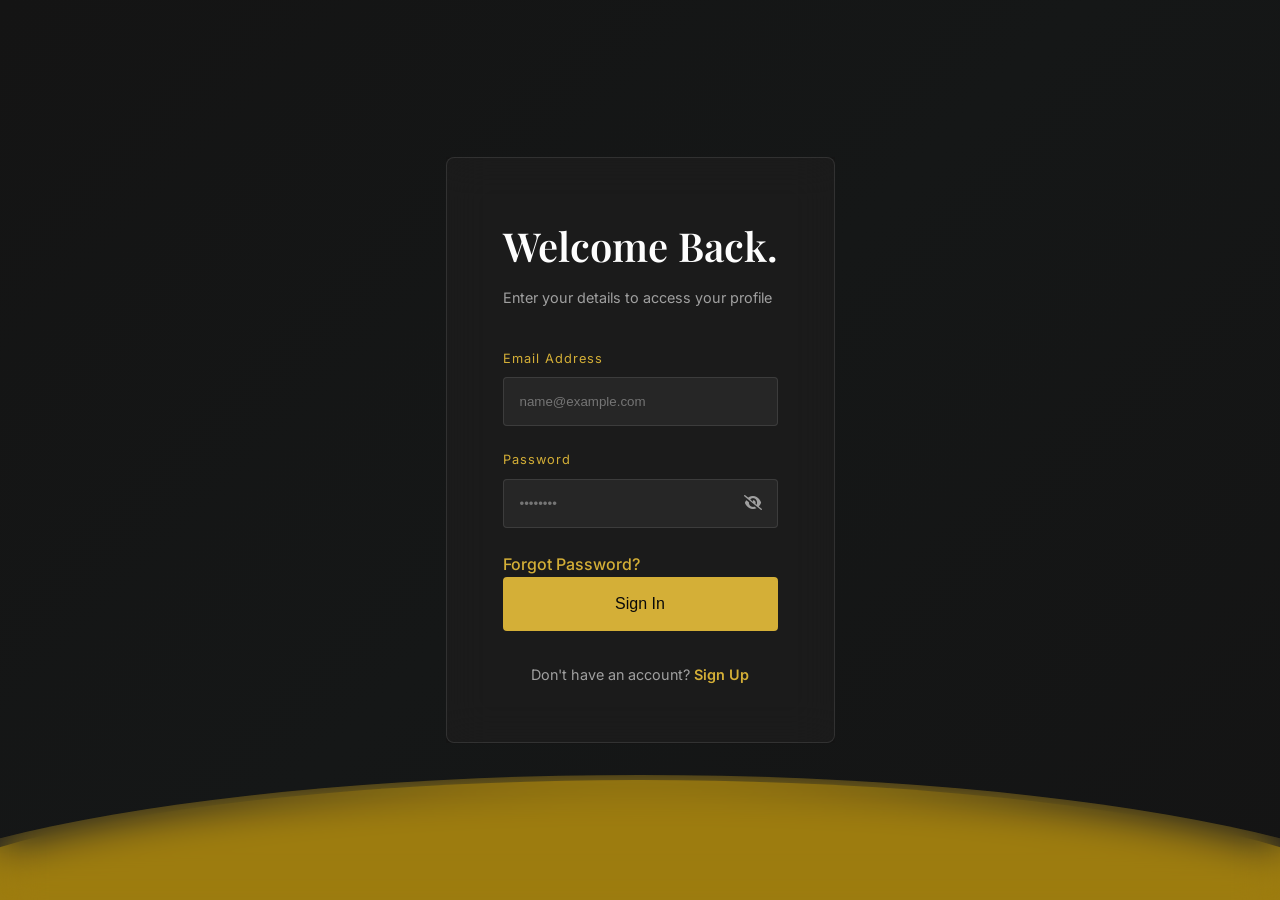
<file: sign.html>
<head>
    <meta charset="UTF-8">
    <meta name="viewport" content="width=device-width, initial-scale=1.0">
    <meta name="description" content="Savoria - Fine Dining Restaurant">
    <title>Stackly</title>
    <link rel="icon" href="./Assets/bg remove.webp">

    <!-- Google Fonts -->
    <link rel="preconnect" href="https://fonts.googleapis.com">
    <link rel="preconnect" href="https://fonts.gstatic.com" crossorigin>
    <link
        href="https://fonts.googleapis.com/css2?family=Inter:wght@300;400;500;600&family=Playfair+Display:ital,wght@0,400;0,600;0,700;1,400&display=swap"
        rel="stylesheet">

    <!-- Custom CSS -->
    <link rel="stylesheet" href="./sign.css">
    <link rel="stylesheet" href="./root.css">

    <!-- FontAwesome for icons -->
    <link rel="stylesheet" href="https://cdnjs.cloudflare.com/ajax/libs/font-awesome/6.4.0/css/all.min.css">

</head>

<body>
    <section class="auth-section">
        <div class="auth-container reveal-up active">
            <div class="auth-card" id="loginCard">
                <h2 class="auth-title">Welcome Back<span>.</span></h2>
                <p class="auth-subtitle">Enter your details to access your profile</p>

                <form id="loginForm" class="js-form">
                    <div class="input-group">
                        <label>Email Address</label>
                        <input type="email" id="loginEmail" placeholder="name@example.com" required>
                        <span class="error-msg">Please enter a valid email</span>
                    </div>

                    <div class="input-group">
                        <label>Password</label>
                        <div class="password-wrapper">
                            <input type="password" class="js-password" id="loginPass" placeholder="••••••••" required>
                            <i class="fas fa-eye-slash toggle-password"></i>
                        </div>
                    </div>

                    <div class="auth-meta">
                        <a href="#" class="link-btn small-text" id="toForgot">Forgot Password?</a>
                    </div>

                    <button type="submit" class="btn btn-primary w-100">Sign In</button>
                </form>
                <p class="auth-switch">Don't have an account? <a href="#" id="toSignUp">Sign Up</a></p>
            </div>

            <div class="auth-card hidden" id="signUpCard">
                <h2 class="auth-title">Create Account<span>.</span></h2>
                <form id="signUpForm" class="js-form">
                    <div class="input-group">
                        <label>Full Name</label>
                        <input type="text" id="regName" placeholder="John Doe" required>
                    </div>
                    <div class="input-group">
                        <label>Email</label>
                        <input type="email" id="regEmail" required>
                    </div>
                    <div class="input-group">
                        <label>Password</label>
                        <div class="password-wrapper">
                            <input type="password" class="js-password" id="regPass" required>
                            <i class="fas fa-eye-slash toggle-password"></i>
                        </div>
                    </div>
                    <button type="submit" class="btn btn-primary w-100">Create Account</button>
                </form>
                <p class="auth-switch">Already a member? <a href="#" id="toLogin">Login</a></p>
            </div>

            <div class="auth-card hidden" id="forgotCard">
                <h2 class="auth-title">Reset<span>.</span></h2>
                <p class="auth-subtitle">Enter your email to receive a reset link</p>
                <form id="forgotForm" class="js-form">
                    <div class="input-group">
                        <label>Email Address</label>
                        <input type="email" id="forgotEmail" required>
                    </div>
                    <button type="submit" class="btn btn-primary w-100">Send Reset Link</button>
                </form>
                <p class="auth-switch"><a href="#" id="backToLogin">Back to Login</a></p>
            </div>
        </div>
    </section>
    <script src="./script.js"></script>

    <script>



        //signup js 

        document.addEventListener('DOMContentLoaded', () => {
            const cards = {
                login: document.getElementById('loginCard'),
                signup: document.getElementById('signUpCard'),
                forgot: document.getElementById('forgotCard')
            };

            document.getElementById('toSignUp').onclick = () => switchCard('signup');
            document.getElementById('toLogin').onclick = () => switchCard('login');
            document.getElementById('toForgot').onclick = () => switchCard('forgot');
            document.getElementById('backToLogin').onclick = () => switchCard('login');

            function switchCard(key) {
                Object.values(cards).forEach(c => c.classList.add('hidden'));
                cards[key].classList.remove('hidden');
            }

             document.querySelectorAll('.toggle-password').forEach(eye => {
                eye.addEventListener('click', function () {
                    const input = this.previousElementSibling;
                    if (input.type === "password") {
                        input.type = "text";
                        this.classList.replace('fa-eye-slash', 'fa-eye');
                    } else {
                        input.type = "password";
                        this.classList.replace('fa-eye', 'fa-eye-slash');
                    }
                });
            });

             const forms = document.querySelectorAll('.js-form');

            forms.forEach(form => {
                form.addEventListener('submit', (e) => {
                    e.preventDefault();

                     let isValid = true;
                    const inputs = form.querySelectorAll('input[required]');

                    inputs.forEach(input => {
                        if (!input.value) isValid = false;
                    });

                    if (isValid) {
                         form.reset();

                         window.location.href = "404.html";
                    }
                });
            });
        });



    </script>

    
</body>

</html>
</file>
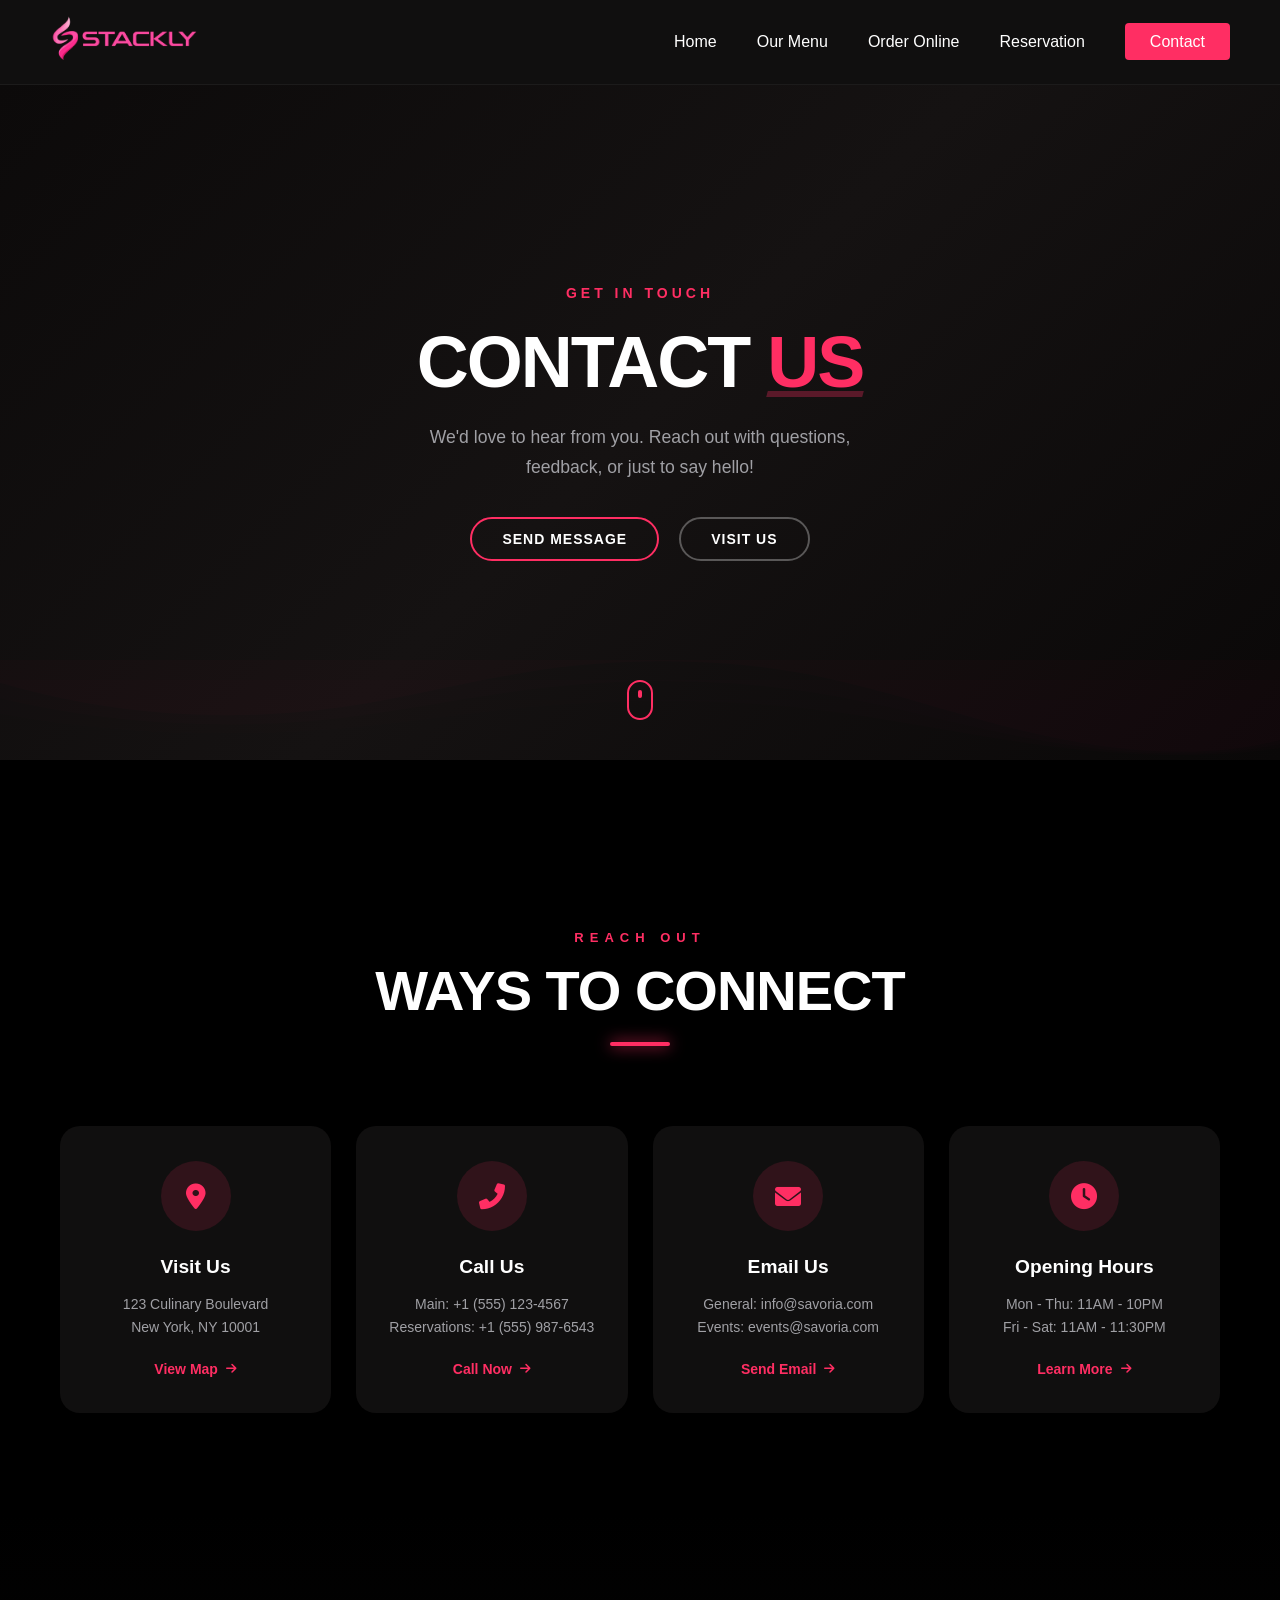
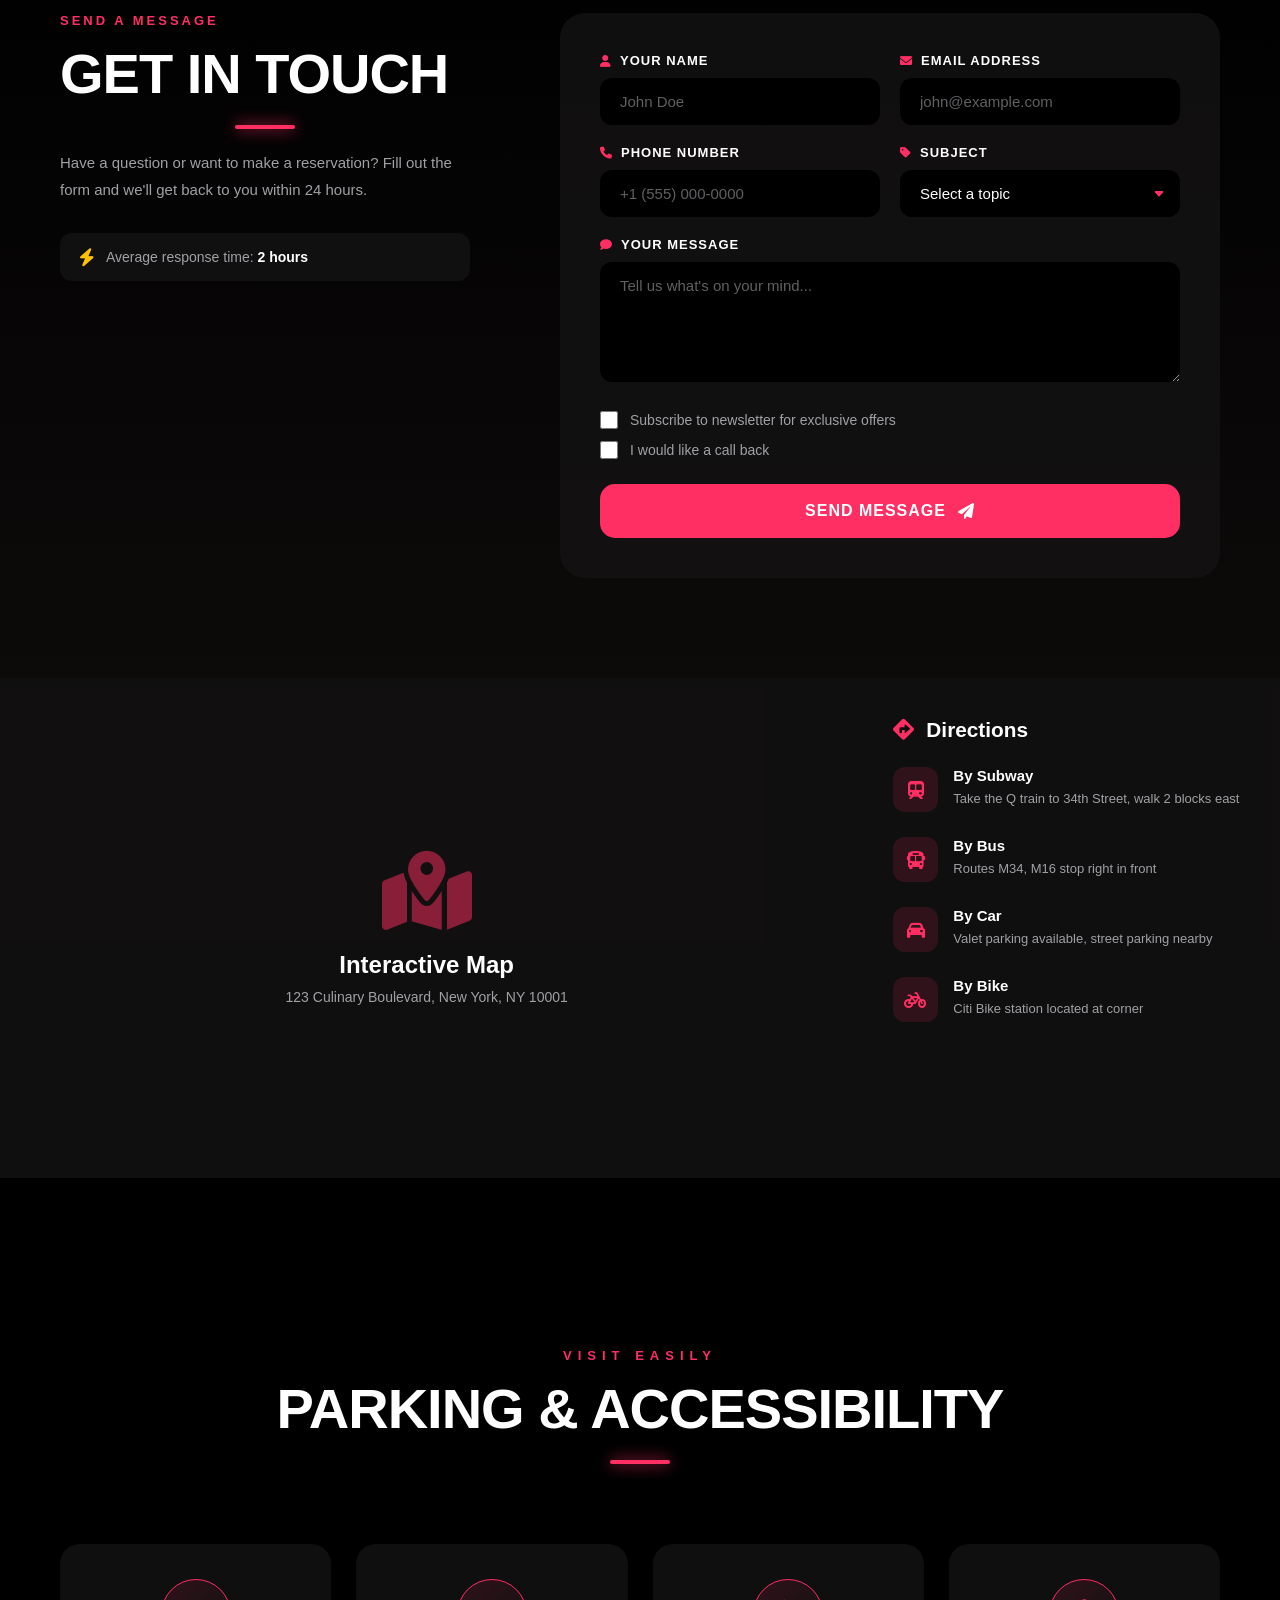
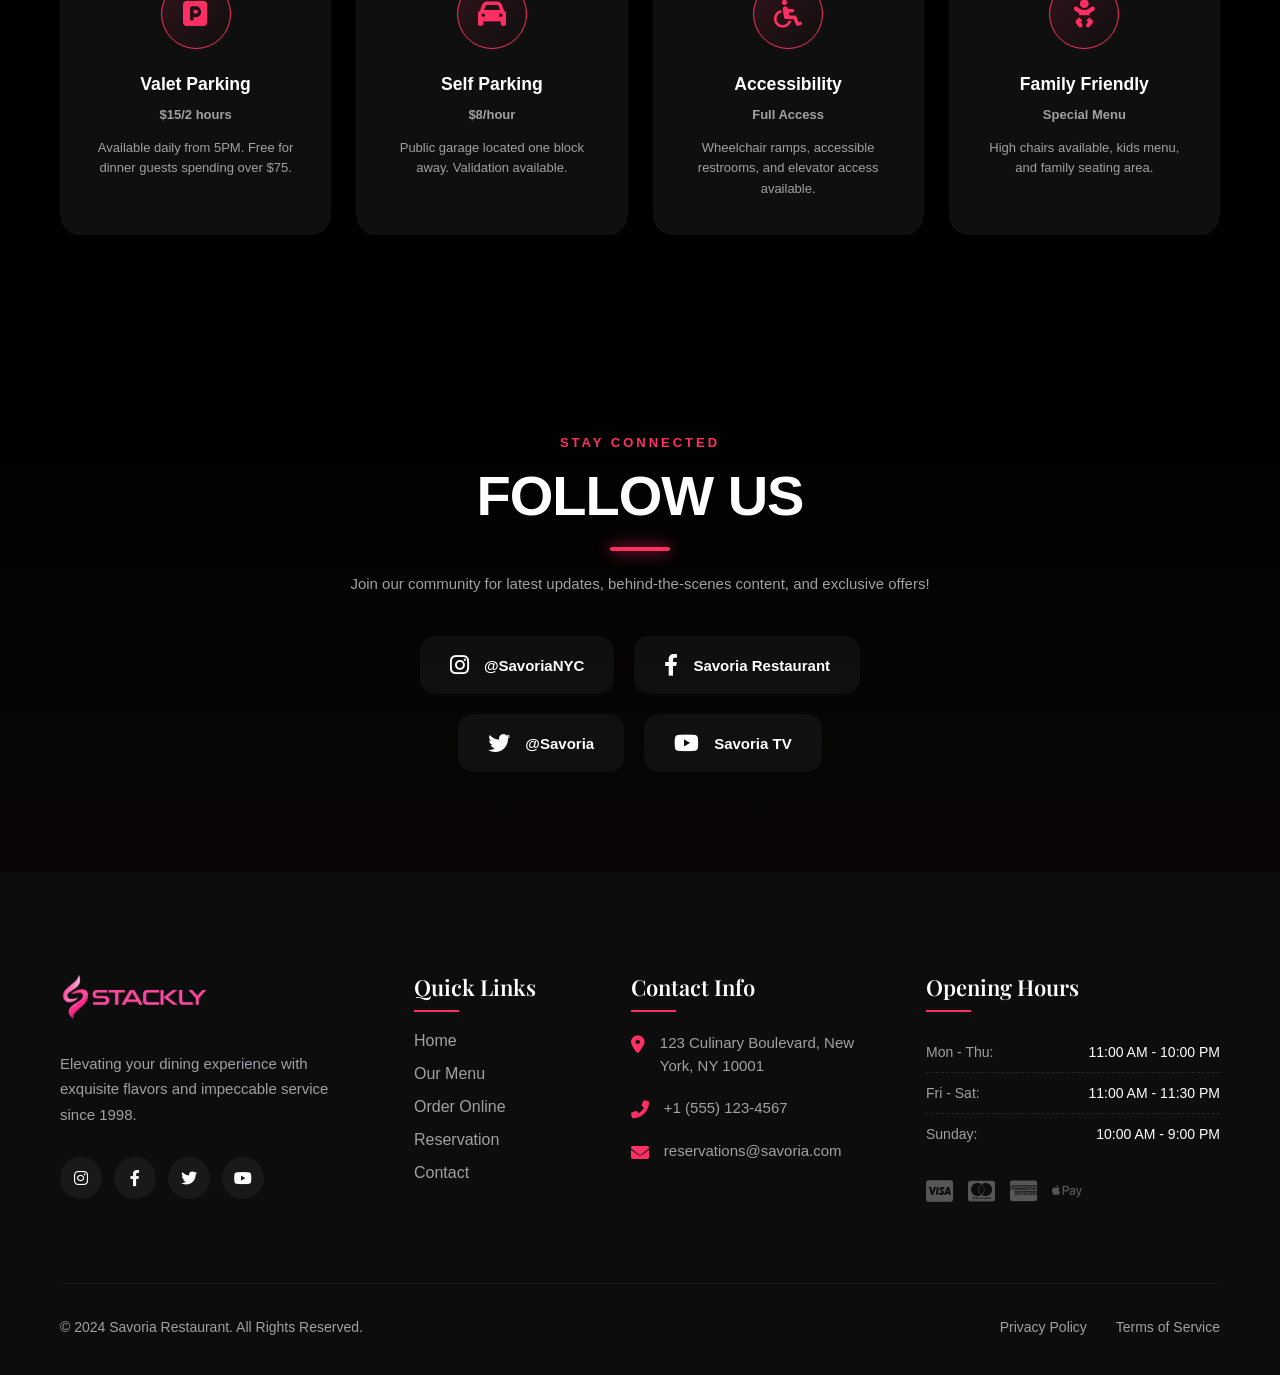
<file: home2/contact.html>
<!DOCTYPE html>
<html lang="en">

<head>
    <meta charset="UTF-8">
    <meta name="viewport" content="width=device-width, initial-scale=1.0">
    <title>Contact Us - Stackly</title>
    <link rel="icon" href="../Assets/bg remove.webp">
    <link rel="stylesheet" href="./contact.css">
    <link rel="stylesheet" href="./root.css">
    <link rel="stylesheet" href="https://cdnjs.cloudflare.com/ajax/libs/font-awesome/6.0.0/css/all.min.css">
    <link href="https://fonts.googleapis.com/css2?family=Playfair+Display:wght@400;600;700&display=swap"
        rel="stylesheet">
</head>

<body>

    <header class="main-header">
        <nav class="navbar">
            <a class="logo" href="./contact.html"><img src="../Assets/pink.webp" alt="" width="150px"></a>

            <div class="hamburger" id="mobile-menu-btn">
                <span class="bar"></span>
                <span class="bar"></span>
                <span class="bar"></span>
            </div>

            <ul class="nav-links" id="nav-list">
                <li><a href="index.html">Home</a></li>
                <li><a href="menu.html">Our Menu</a></li>
                <li><a href="order.html">Order Online</a></li>
                <li><a href="reserve.html">Reservation</a></li>
                <li><a href="contact.html" class="active btn-cta">Contact</a></li>
            </ul>
        </nav>
    </header>

    <main class="contact-main">


        <section class="contact-hero">
            <div class="hero-waves">
                <span></span><span></span><span></span>
            </div>
            <div class="contact-hero-content">
                <span class="hero-label">Get In Touch</span>
                <h1 class="hero-title">Contact <span>Us</span></h1>
                <p class="hero-desc">We'd love to hear from you. Reach out with questions, feedback, or just to say
                    hello!</p>
                <div class="hero-buttons">
                    <a href="./404.html" class="btn-main">Send Message</a>
                    <a href="./404.html" class="btn-outline">Visit Us</a>
                </div>
            </div>
            <div class="scroll-indicator">
                <div class="mouse">
                    <div class="wheel"></div>
                </div>
            </div>
        </section>








        <section class="contact-info-section">
            <div class="container">
                <div class="section-header">
                    <span class="subtitle">reach out</span>
                    <h2 class="section-title">Ways to Connect</h2>
                </div>

                <div class="info-cards-grid">
                    <div class="info-card">
                        <div class="card-icon">
                            <i class="fas fa-map-marker-alt"></i>
                        </div>
                        <h3>Visit Us</h3>
                        <p>123 Culinary Boulevard<br>New York, NY 10001</p>
                        <a href="./404.html" class="card-link">View Map <i class="fas fa-arrow-right"></i></a>
                    </div>

                    <div class="info-card">
                        <div class="card-icon">
                            <i class="fas fa-phone-alt"></i>
                        </div>
                        <h3>Call Us</h3>
                        <p>Main: +1 (555) 123-4567<br>Reservations: +1 (555) 987-6543</p>
                        <a href="./404.html" class="card-link">Call Now <i class="fas fa-arrow-right"></i></a>
                    </div>

                    <div class="info-card">
                        <div class="card-icon">
                            <i class="fas fa-envelope"></i>
                        </div>
                        <h3>Email Us</h3>
                        <p>General: info@savoria.com<br>Events: events@savoria.com</p>
                        <a href="./404.html" class="card-link">Send Email <i class="fas fa-arrow-right"></i></a>
                    </div>

                    <div class="info-card">
                        <div class="card-icon">
                            <i class="fas fa-clock"></i>
                        </div>
                        <h3>Opening Hours</h3>
                        <p>Mon - Thu: 11AM - 10PM<br>Fri - Sat: 11AM - 11:30PM</p>
                        <a href="./404.html" class="card-link">Learn More <i class="fas fa-arrow-right"></i></a>
                    </div>
                </div>
            </div>
        </section>









        <section class="contact-form-section" id="contact-form">
            <div class="container">
                <div class="form-wrapper">
                    <div class="form-info">
                        <span class="subtitle">send a message</span>
                        <h2 class="section-title">Get In Touch</h2>
                        <p>Have a question or want to make a reservation? Fill out the form and we'll get back to you
                            within 24 hours.</p>

                        <div class="response-time">
                            <i class="fas fa-bolt"></i>
                            <span>Average response time: <strong>2 hours</strong></span>
                        </div>
                    </div>

                    <form class="contact-form" id="contactForm" action="./404.html" method="GET">
                        <div class="form-row">
                            <div class="form-group">
                                <label><i class="fas fa-user"></i> Your Name</label>
                                <input type="text" placeholder="John Doe" required>
                            </div>
                            <div class="form-group">
                                <label><i class="fas fa-envelope"></i> Email Address</label>
                                <input type="email" placeholder="john@example.com" required>
                            </div>
                        </div>

                        <div class="form-row">
                            <div class="form-group">
                                <label><i class="fas fa-phone"></i> Phone Number</label>
                                <input type="tel" placeholder="+1 (555) 000-0000">
                            </div>
                            <div class="form-group">
                                <label><i class="fas fa-tag"></i> Subject</label>
                                <select required>
                                    <option value="" disabled selected>Select a topic</option>
                                    <option>General Inquiry</option>
                                    <option>Reservation</option>
                                    <option>Feedback</option>
                                    <option>Private Event</option>
                                    <option>Career Opportunity</option>
                                    <option>Media Inquiry</option>
                                </select>
                            </div>
                        </div>

                        <div class="form-group">
                            <label><i class="fas fa-comment"></i> Your Message</label>
                            <textarea placeholder="Tell us what's on your mind..." required></textarea>
                        </div>

                        <div class="form-preferences">
                            <div class="pref-option">
                                <input type="checkbox" id="newsletter">
                                <label for="newsletter">Subscribe to newsletter for exclusive offers</label>
                            </div>
                            <div class="pref-option">
                                <input type="checkbox" id="callback">
                                <label for="callback">I would like a call back</label>
                            </div>
                        </div>

                        <button type="submit" class="submit-btn">
                            <span>Send Message</span>
                            <i class="fas fa-paper-plane"></i>
                        </button>
                    </form>
                </div>
            </div>
        </section>








        <section class="location-section" id="location">
            <div class="map-container">
                <div class="map-wrapper">
                    <div class="map-placeholder">
                        <i class="fas fa-map-marked-alt"></i>
                        <span>Interactive Map</span>
                        <p>123 Culinary Boulevard, New York, NY 10001</p>
                    </div>
                </div>

                <div class="location-details">
                    <div class="location-card">
                        <h3><i class="fas fa-directions"></i> Directions</h3>
                        <ul class="directions-list">
                            <li>
                                <span class="transport-icon"><i class="fas fa-subway"></i></span>
                                <div>
                                    <strong>By Subway</strong>
                                    <p>Take the Q train to 34th Street, walk 2 blocks east</p>
                                </div>
                            </li>
                            <li>
                                <span class="transport-icon"><i class="fas fa-bus"></i></span>
                                <div>
                                    <strong>By Bus</strong>
                                    <p>Routes M34, M16 stop right in front</p>
                                </div>
                            </li>
                            <li>
                                <span class="transport-icon"><i class="fas fa-car"></i></span>
                                <div>
                                    <strong>By Car</strong>
                                    <p>Valet parking available, street parking nearby</p>
                                </div>
                            </li>
                            <li>
                                <span class="transport-icon"><i class="fas fa-bicycle"></i></span>
                                <div>
                                    <strong>By Bike</strong>
                                    <p>Citi Bike station located at corner</p>
                                </div>
                            </li>
                        </ul>
                    </div>
                </div>
            </div>
        </section>








        <section class="parking-section">
            <div class="container">
                <div class="section-header">
                    <span class="subtitle">visit easily</span>
                    <h2 class="section-title">Parking & Accessibility</h2>
                </div>

                <div class="parking-grid">
                    <div class="parking-card">
                        <div class="parking-icon">
                            <i class="fas fa-parking"></i>
                        </div>
                        <h3>Valet Parking</h3>
                        <p class="parking-price">$15/2 hours</p>
                        <p>Available daily from 5PM. Free for dinner guests spending over $75.</p>
                    </div>

                    <div class="parking-card">
                        <div class="parking-icon">
                            <i class="fas fa-car"></i>
                        </div>
                        <h3>Self Parking</h3>
                        <p class="parking-price">$8/hour</p>
                        <p>Public garage located one block away. Validation available.</p>
                    </div>

                    <div class="parking-card">
                        <div class="parking-icon">
                            <i class="fas fa-wheelchair"></i>
                        </div>
                        <h3>Accessibility</h3>
                        <p class="parking-price">Full Access</p>
                        <p>Wheelchair ramps, accessible restrooms, and elevator access available.</p>
                    </div>

                    <div class="parking-card">
                        <div class="parking-icon">
                            <i class="fas fa-baby"></i>
                        </div>
                        <h3>Family Friendly</h3>
                        <p class="parking-price">Special Menu</p>
                        <p>High chairs available, kids menu, and family seating area.</p>
                    </div>
                </div>
            </div>
        </section>









        <section class="social-section">
            <div class="container">
                <div class="social-content">
                    <span class="subtitle">stay connected</span>
                    <h2 class="section-title">Follow Us</h2>
                    <p>Join our community for latest updates, behind-the-scenes content, and exclusive offers!</p>

                    <div class="social-links-large">
                        <a href="./404.html" class="social-link instagram">
                            <i class="fab fa-instagram"></i>
                            <span>@SavoriaNYC</span>
                        </a>
                        <a href="./404.html" class="social-link facebook">
                            <i class="fab fa-facebook-f"></i>
                            <span>Savoria Restaurant</span>
                        </a>
                        <a href="./404.html" class="social-link twitter">
                            <i class="fab fa-twitter"></i>
                            <span>@Savoria</span>
                        </a>
                        <a href="./404.html" class="social-link youtube">
                            <i class="fab fa-youtube"></i>
                            <span>Savoria TV</span>
                        </a>
                    </div>
                </div>
            </div>
        </section>
    </main>







    <footer class="main-footer">
        <div class="container">
            <div class="footer-grid">
                <div class="footer-col brand-col">
                    <div class="footer-logo">
                        <a href="./contact.html">
                            <img src="../Assets/pink.webp" alt="Logo" class="logo-img" width="150px">
                        </a>
                    </div>
                    <p class="brand-text">Elevating your dining experience with exquisite flavors and impeccable service
                        since 1998.</p>
                    <div class="social-links">
                        <a href="./404.html" class="social-icon"><i class="fab fa-instagram"></i></a>
                        <a href="./404.html" class="social-icon"><i class="fab fa-facebook-f"></i></a>
                        <a href="./404.html" class="social-icon"><i class="fab fa-twitter"></i></a>
                        <a href="./404.html" class="social-icon"><i class="fab fa-youtube"></i></a>
                    </div>
                </div>

                <div class="footer-col">
                    <h4 class="col-title">Quick Links</h4>
                    <ul class="footer-links">
                        <li><a href="index.html">Home</a></li>
                        <li><a href="menu.html">Our Menu</a></li>
                        <li><a href="order.html">Order Online</a></li>
                        <li><a href="reserve.html">Reservation</a></li>
                        <li><a href="contact.html">Contact</a></li>
                    </ul>
                </div>

                <div class="footer-col">
                    <h4 class="col-title">Contact Info</h4>
                    <ul class="contact-list">
                        <li>
                            <i class="fas fa-map-marker-alt contact-icon"></i>
                            <span>123 Culinary Boulevard, New York, NY 10001</span>
                        </li>
                        <li>
                            <i class="fas fa-phone-alt contact-icon"></i>
                            <span>+1 (555) 123-4567</span>
                        </li>
                        <li>
                            <i class="fas fa-envelope contact-icon"></i>
                            <span>reservations@savoria.com</span>
                        </li>
                    </ul>
                </div>

                <div class="footer-col">
                    <h4 class="col-title">Opening Hours</h4>
                    <div class="hours-wrap" id="hours">
                        <div class="hour-row">
                            <span class="day">Mon - Thu:</span>
                            <span class="time">11:00 AM - 10:00 PM</span>
                        </div>
                        <div class="hour-row">
                            <span class="day">Fri - Sat:</span>
                            <span class="time">11:00 AM - 11:30 PM</span>
                        </div>
                        <div class="hour-row no-border">
                            <span class="day">Sunday:</span>
                            <span class="time">10:00 AM - 9:00 PM</span>
                        </div>
                    </div>
                    <div class="payment-icons">
                        <i class="fab fa-cc-visa"></i>
                        <i class="fab fa-cc-mastercard"></i>
                        <i class="fab fa-cc-amex"></i>
                        <i class="fab fa-apple-pay"></i>
                    </div>
                </div>
            </div>

            <div class="footer-bottom">
                <p class="copyright">© 2024 Savoria Restaurant. All Rights Reserved.</p>
                <div class="bottom-legal">
                    <a href="./404.html">Privacy Policy</a>
                    <a href="./404.html">Terms of Service</a>
                </div>
            </div>
        </div>
    </footer>

    <script src="style.js"></script>

    <script>
        // Contact Page JavaScript

        // Form Submission
        const contactForm = document.getElementById('contactForm');

        contactForm.addEventListener('submit', (e) => {
            e.preventDefault();

            const submitBtn = contactForm.querySelector('.submit-btn');
            const originalHTML = submitBtn.innerHTML;

            // Show loading state
            submitBtn.innerHTML = '<i class="fas fa-spinner fa-spin"></i> Sending...';
            submitBtn.disabled = true;

            setTimeout(() => {

                submitBtn.innerHTML = '<i class="fas fa-check"></i> Message Sent!';
                submitBtn.style.background = '#00c853';

                // Redirect to 404 page
                setTimeout(() => {
                    window.location.href = "./404.html";
                }, 2000);

            }, 1500);
        });





        // Scroll Animations
        const observerOptions = {
            threshold: 0.1,
            rootMargin: '0px 0px -50px 0px'
        };

        const observer = new IntersectionObserver((entries) => {
            entries.forEach(entry => {
                if (entry.isIntersecting) {
                    entry.target.classList.add('visible');
                }
            });
        }, observerOptions);




        // Observe all animated elements
        document.querySelectorAll('.info-card, .parking-card, .social-link').forEach(el => {
            observer.observe(el);
        });





        // Mobile Menu
        const mobileMenuBtn = document.getElementById('mobile-menu-btn');
        const navList = document.getElementById('nav-list');

        mobileMenuBtn.addEventListener('click', () => {
            navList.classList.toggle('nav-active');
            mobileMenuBtn.classList.toggle('toggle-animation');
        });

        document.querySelectorAll('.nav-links a').forEach(n => n.addEventListener('click', () => {
            navList.classList.remove('nav-active');
        }));




        // Smooth scroll for anchor links
        document.querySelectorAll('a[href^="#"]').forEach(anchor => {
            anchor.addEventListener('click', function (e) {
                e.preventDefault();
                const target = document.querySelector(this.getAttribute('href'));
                if (target) {
                    target.scrollIntoView({
                        behavior: 'smooth',
                        block: 'start'
                    });
                }
            });
        });
    </script>
</body>

</html>
</file>
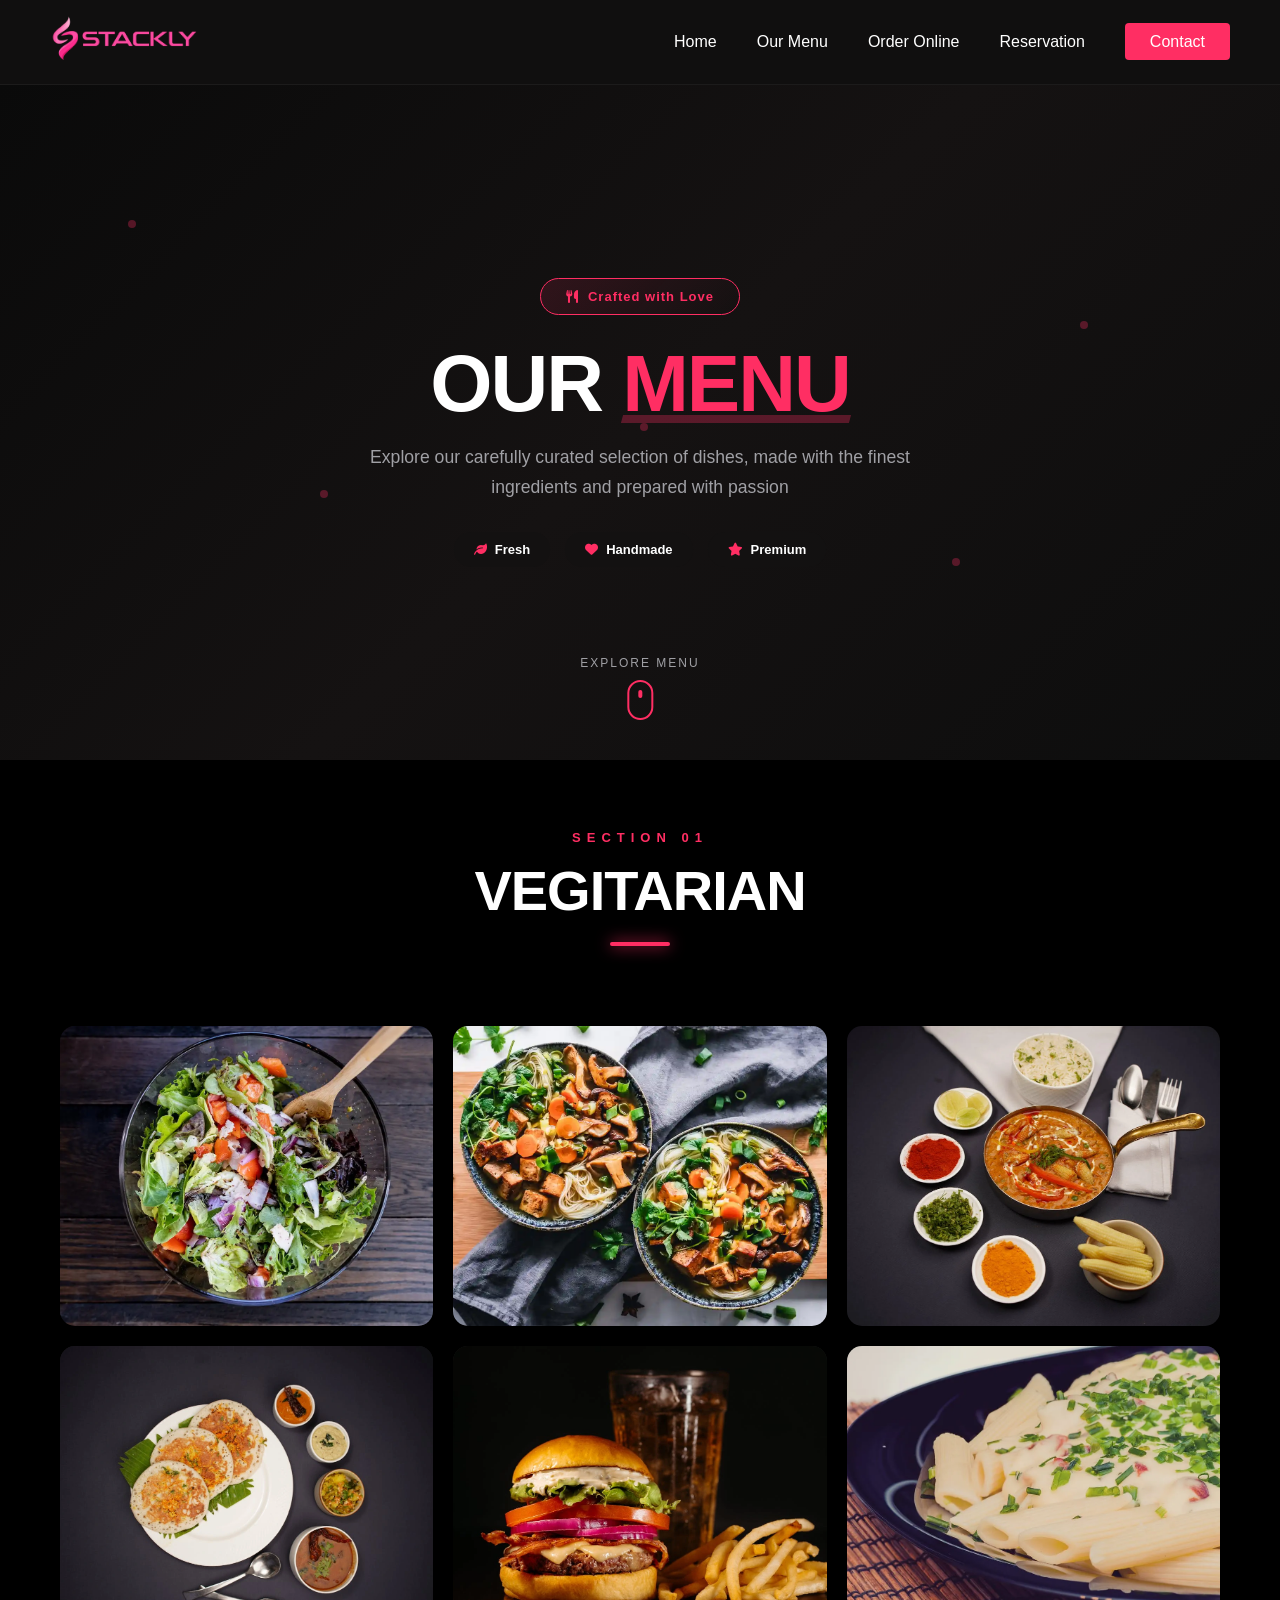
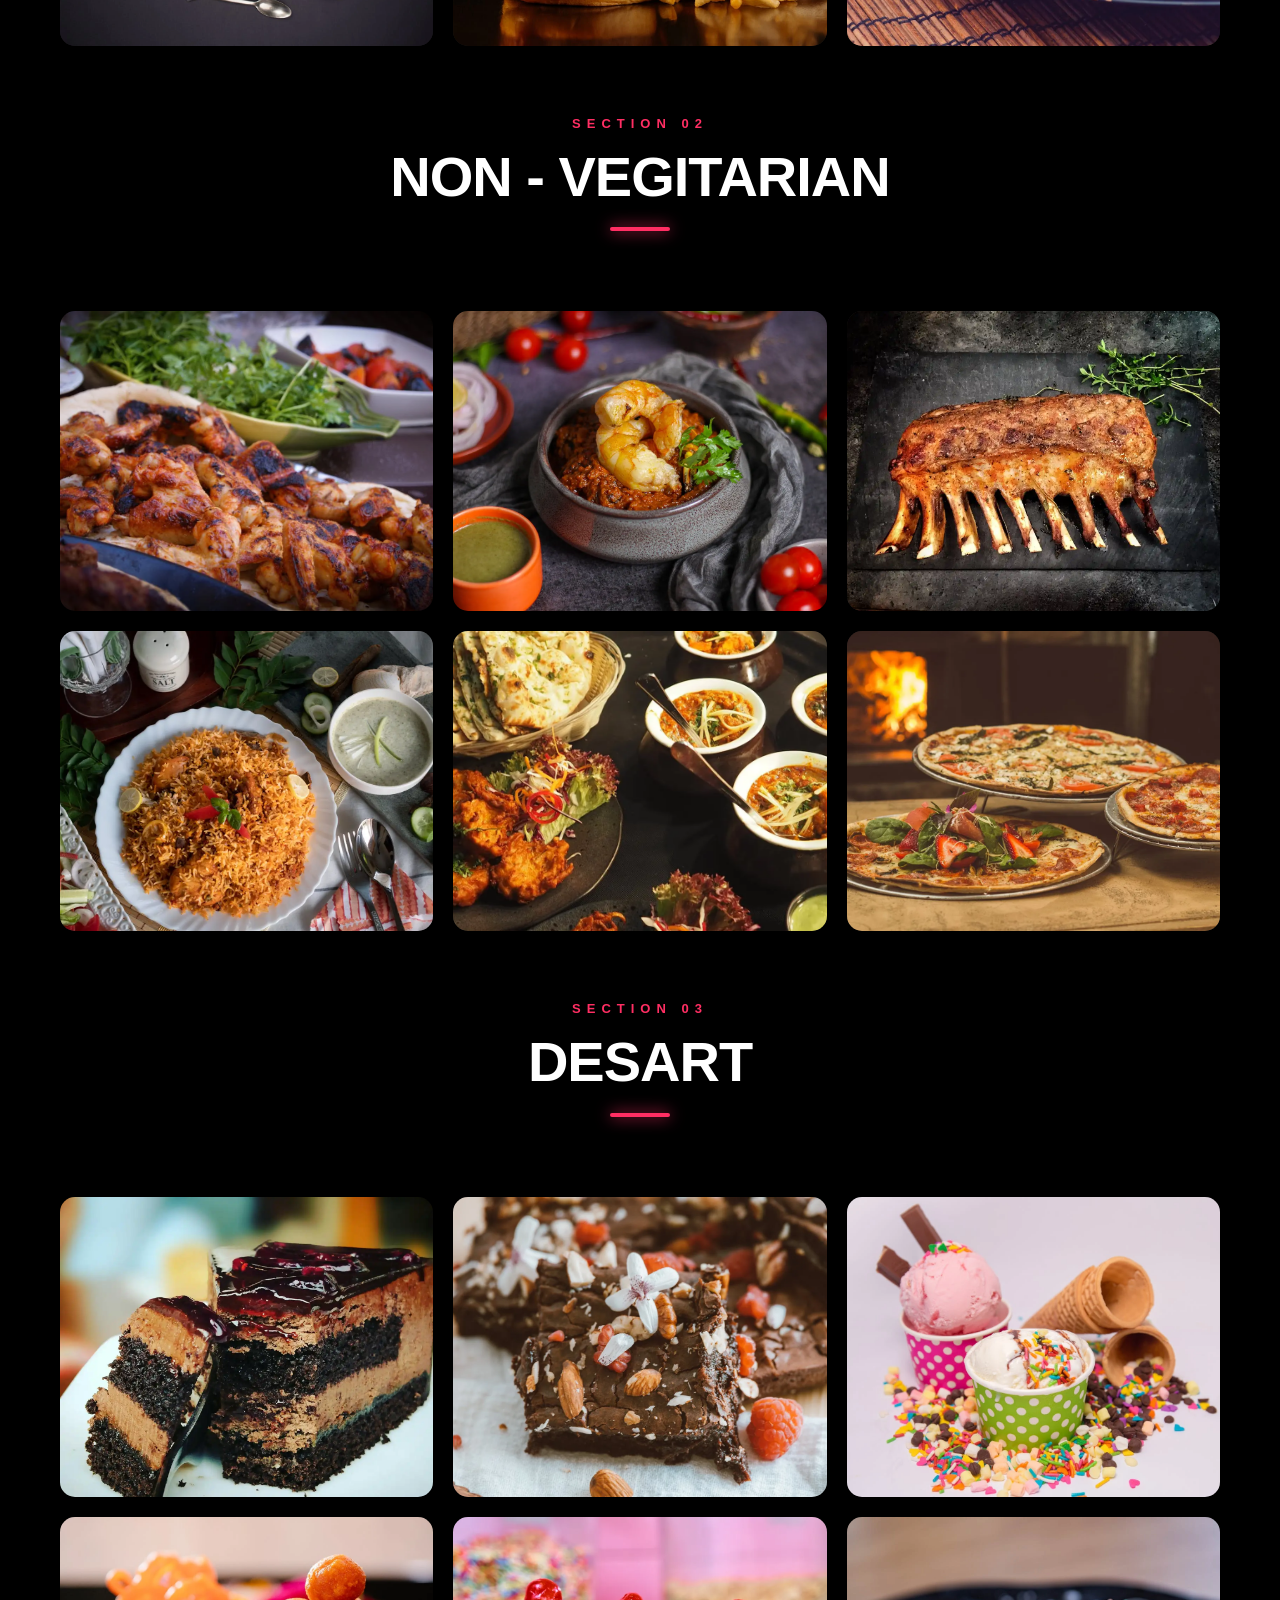
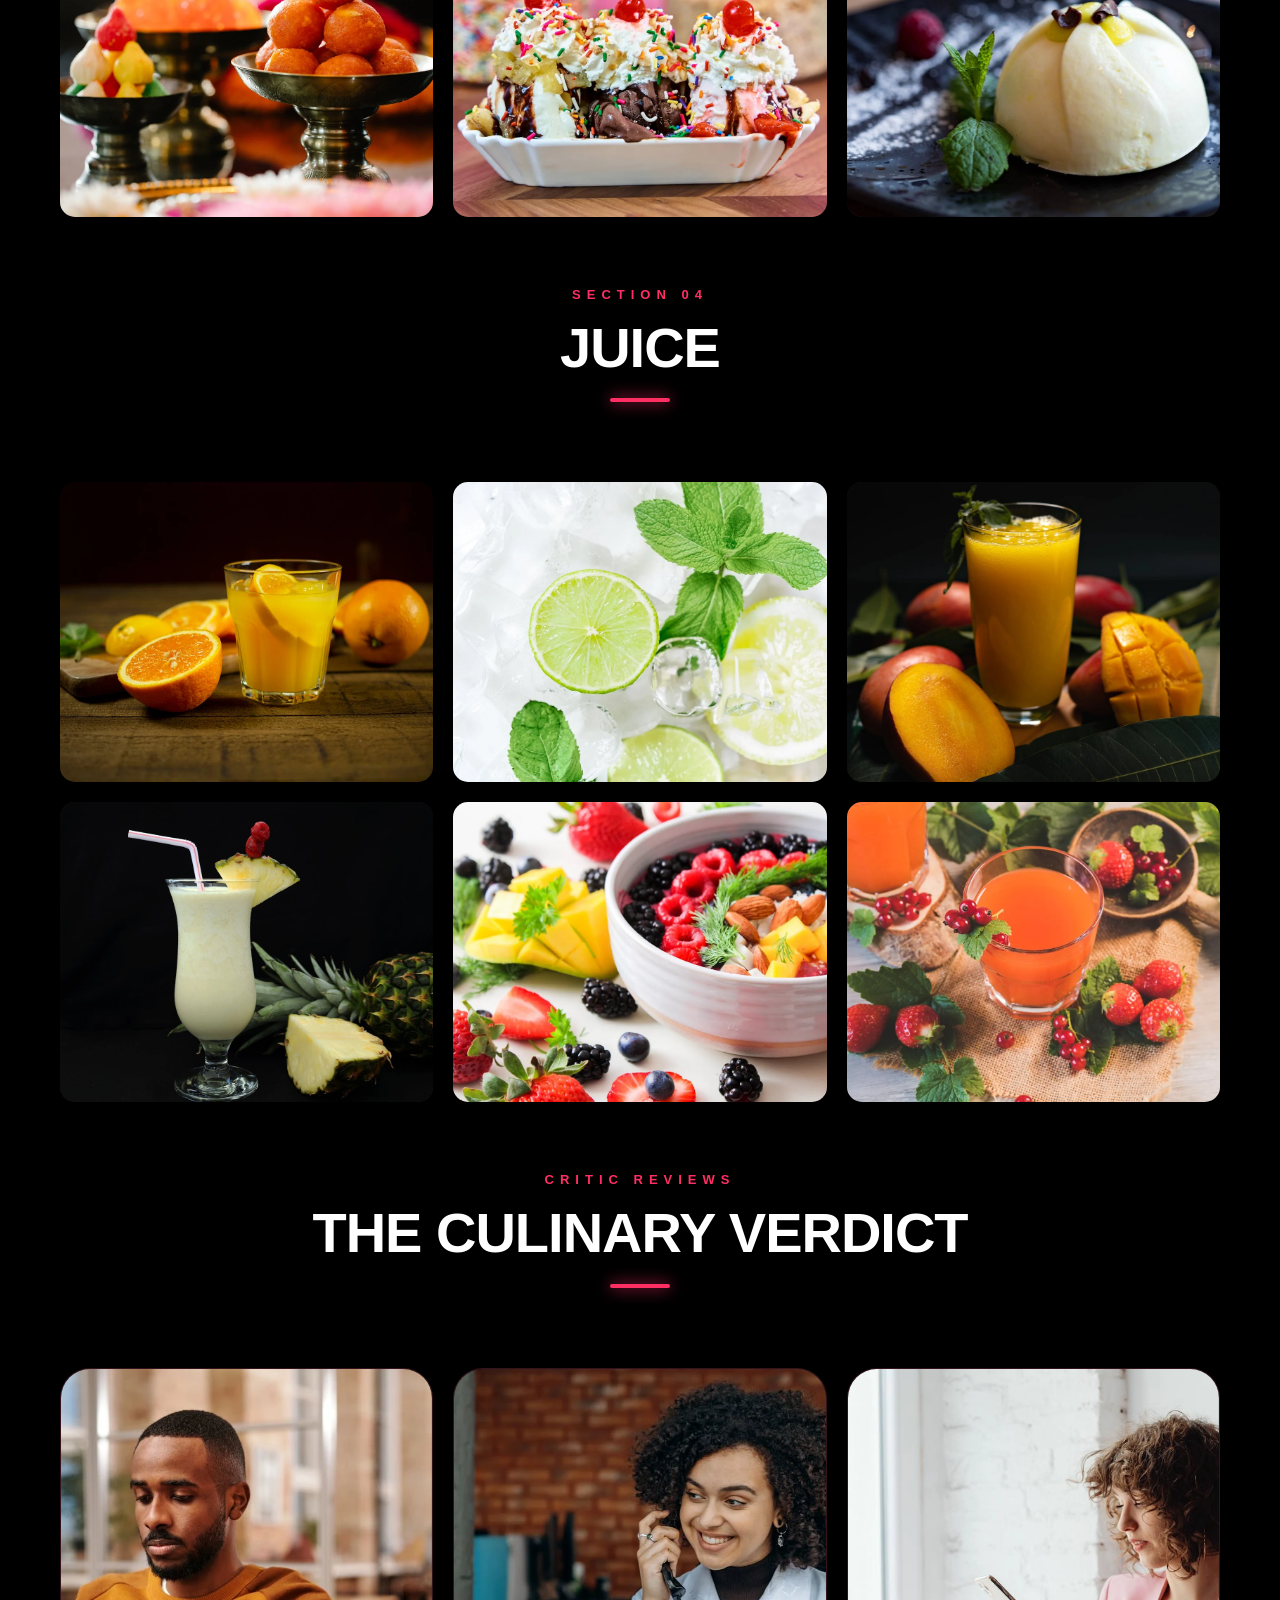
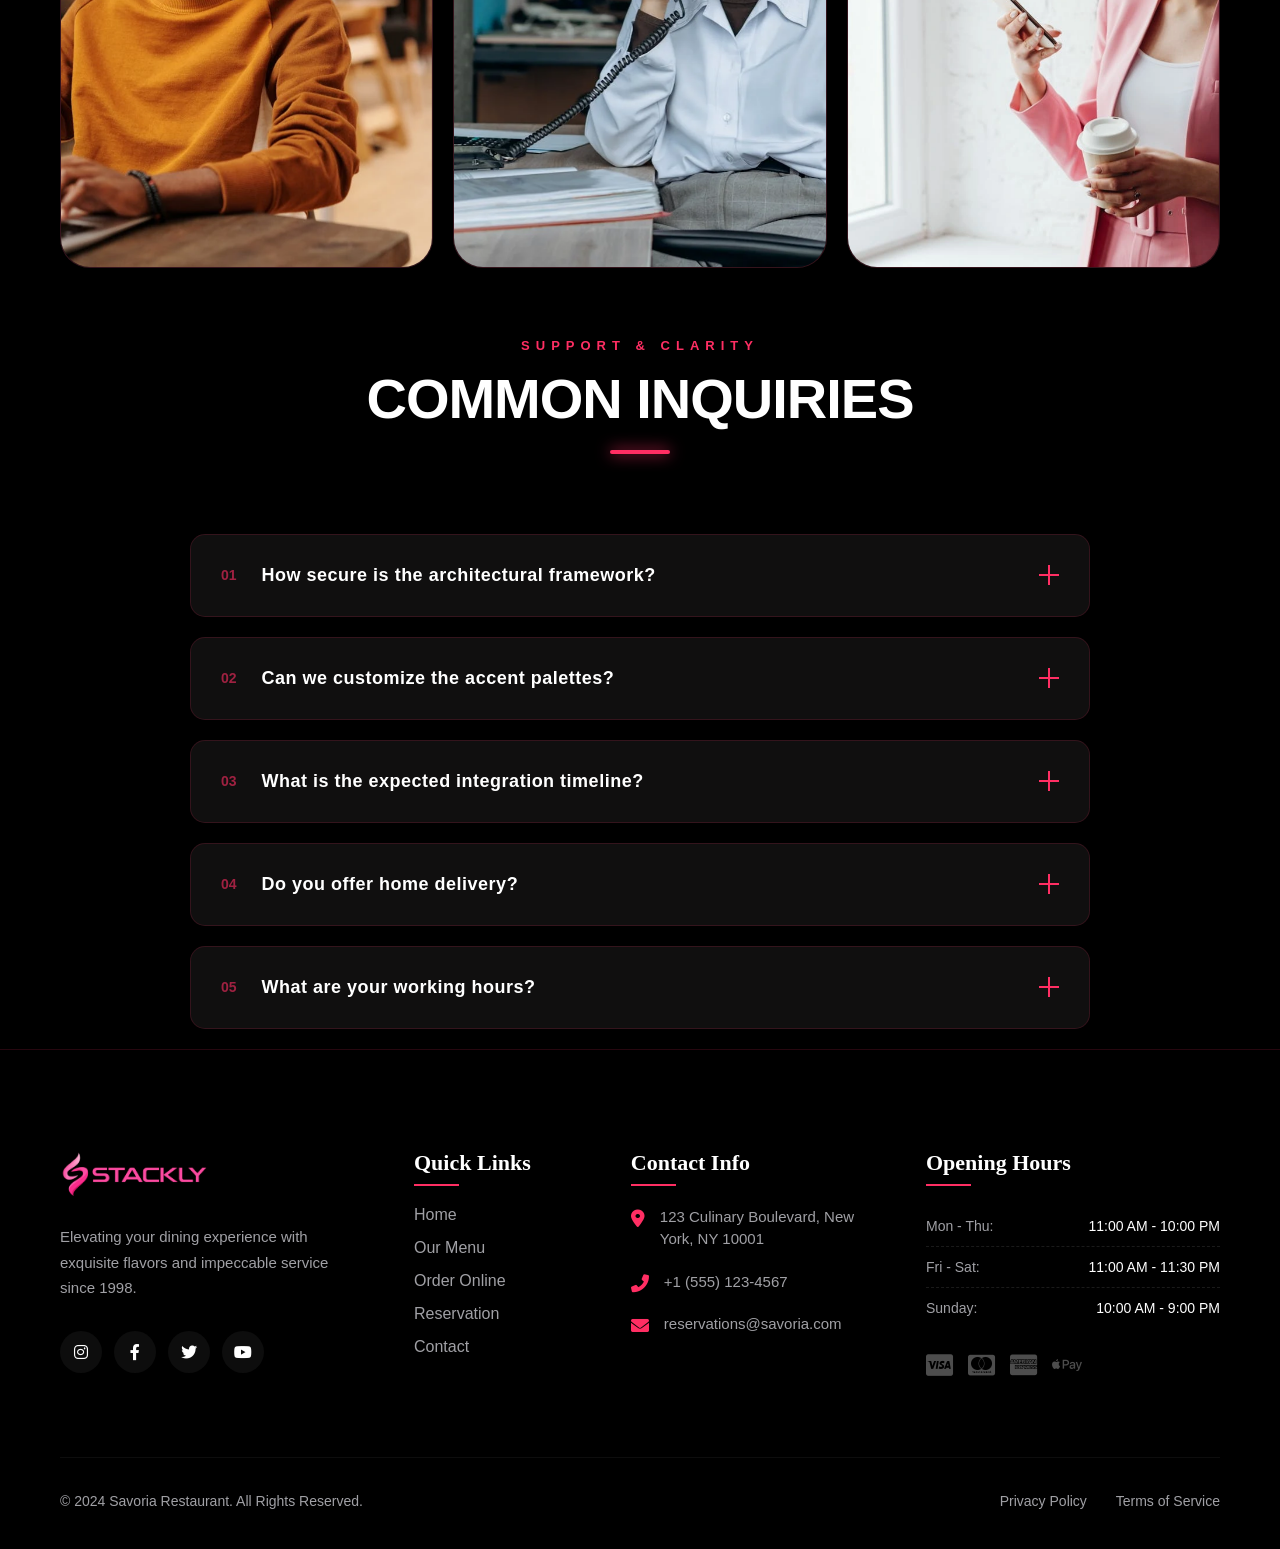
<file: home2/menu.html>
<!DOCTYPE html>
<html lang="en">

<head>
    <meta charset="UTF-8">
    <meta name="viewport" content="width=device-width, initial-scale=1.0">
    <title>Stackly</title>
    <link rel="icon" href="../Assets/bg remove.webp">
    <link rel="stylesheet" href="./menu.css">
    <link rel="stylesheet" href="./root.css">
    <link rel="stylesheet" href="https://cdnjs.cloudflare.com/ajax/libs/font-awesome/6.0.0/css/all.min.css">

</head>

<body>

    <header class="main-header">
        <nav class="navbar">
            <a class="logo" href="./menu.html"><img src="../Assets/pink.webp" alt="" width="150px"></span></a>

            <div class="hamburger" id="mobile-menu-btn">
                <span class="bar"></span>
                <span class="bar"></span>
                <span class="bar"></span>
            </div>

            <ul class="nav-links" id="nav-list">
                <li><a href="index.html" class="active">Home</a></li>
                <li><a href="menu.html">Our Menu</a></li>
                <li><a href="order.html">Order Online</a></li>
                <li><a href="reserve.html">Reservation</a></li>
                <li><a href="contact.html" class="btn-cta">Contact</a></li>
            </ul>
        </nav>
    </header>



    <main>

         <section class="menu-hero">
            <div class="hero-particles">
                <span></span><span></span><span></span><span></span><span></span>
            </div>
            <div class="menu-hero-content">
                <span class="menu-badge"><i class="fas fa-utensils"></i> Crafted with Love</span>
                <h1 class="menu-title">Our <span>Menu</span></h1>
                <p class="menu-subtitle">Explore our carefully curated selection of dishes, made with the finest ingredients and prepared with passion</p>
                <div class="menu-tags">
                    <span class="tag"><i class="fas fa-leaf"></i> Fresh</span>
                    <span class="tag"><i class="fas fa-heart"></i> Handmade</span>
                    <span class="tag"><i class="fas fa-star"></i> Premium</span>
                </div>
            </div>
            <div class="scroll-indicator">
                <span>Explore Menu</span>
                <div class="mouse-icon">
                    <div class="wheel"></div>
                </div>
            </div>
        </section>


        <section class="menu-gallery">
            <div class="container">
                <div class="section-header">
                    <span class="subtitle">Section 01</span>
                    <h2 class="section-title">Vegitarian</h2>
                </div>

                <div class="gallery-grid">
                    <div class="gallery-item">
                        <img src="../Assets/salad 1.webp"
                            alt="Heirloom Salad">
                        <div class="item-overlay">
                            <div class="overlay-content">
                                <h3>Garden Hearth Salad</h3>
                                <p>Compressed watermelon, heirloom beets, and whipped goat cheese emulsion.</p>
                                <span class="item-price">$28</span>
                            </div>
                        </div>
                    </div>

                    <div class="gallery-item">
                        <img src="../Assets/c mushroom.webp"
                            alt="Truffle Risotto">
                        <div class="item-overlay">
                            <div class="overlay-content">
                                <h3>Forest Truffle Risotto</h3>
                                <p>Wild foraged mushrooms, black truffle shavings, and 24-month aged carnaroli.</p>
                                <span class="item-price">$42</span>
                            </div>
                        </div>
                    </div>

                    <div class="gallery-item">
                        <img src="../Assets/veg1.webp"
                            alt="Cauliflower Steak">
                        <div class="item-overlay">
                            <div class="overlay-content">
                                <h3>Miso Cauliflower Steak</h3>
                                <p>Miso-glazed cauliflower with toasted pine nut gremolata.</p>
                                <span class="item-price">$34</span>
                            </div>
                        </div>
                    </div>

                    <div class="gallery-item">
                        <img src="../Assets/veg4.webp"
                            alt="Stuffed Peppers">
                        <div class="item-overlay">
                            <div class="overlay-content">
                                <h3>Quinoa Stuffed Peppers</h3>
                                <p>Bell peppers stuffed with organic quinoa and roasted pepper coulis.</p>
                                <span class="item-price">$30</span>
                            </div>
                        </div>
                    </div>

                    <div class="gallery-item">
                        <img src="../Assets/gallery 4.webp"
                            alt="Veg Burger">

                        <div class="item-overlay">
                            <div class="overlay-content">
                                <h3>Garden Veg Supreme Burger</h3>
                                <p>Crispy vegetable patty layered with lettuce, tomato, cheese, and special sauce.</p>
                                <span class="item-price">$16</span>
                            </div>
                        </div>
                    </div>

                    <div class="gallery-item">
                        <img src="../Assets/pastha.webp"
                            alt="Veg Pasta">

                        <div class="item-overlay">
                            <div class="overlay-content">
                                <h3>Creamy Veg Alfredo Pasta</h3>
                                <p>Fresh vegetables tossed in rich alfredo sauce with parmesan and herbs.</p>
                                <span class="item-price">$20</span>
                            </div>
                        </div>
                    </div>

                </div>
            </div>
        </section>






        <section class="menu-gallery">
            <div class="container">
                <div class="section-header">
                    <span class="subtitle">Section 02</span>
                    <h2 class="section-title">Non - Vegitarian</h2>
                </div>


                <div class="gallery-grid">
                    <div class="gallery-item">
                        <img src="../Assets/chicken.webp"
                            alt="Grilled Chicken">

                        <div class="item-overlay">
                            <div class="overlay-content">
                                <h3>Herb Grilled Chicken</h3>
                                <p>Juicy flame-grilled chicken marinated with fresh herbs and garlic butter.</p>
                                <span class="item-price">$26</span>
                            </div>
                        </div>
                    </div>

                    <div class="gallery-item">
                        <img src="../Assets/prawn.webp"
                            alt="Spicy Prawn Curry">

                        <div class="item-overlay">
                            <div class="overlay-content">
                                <h3>Spicy Prawn Curry</h3>
                                <p>Fresh ocean prawns cooked in rich coconut gravy with traditional spices.</p>
                                <span class="item-price">$32</span>
                            </div>
                        </div>
                    </div>

                    <div class="gallery-item">
                        <img src="../Assets/c chops.webp"
                            alt="BBQ Lamb Chops">

                        <div class="item-overlay">
                            <div class="overlay-content">
                                <h3>BBQ Lamb Chops</h3>
                                <p>Tender lamb chops glazed with smoky BBQ sauce and served with grilled veggies.</p>
                                <span class="item-price">$45</span>
                            </div>
                        </div>
                    </div>

                    <div class="gallery-item">
                        <img src="../Assets/briyani.webp"
                            alt="Chicken Biryani">

                        <div class="item-overlay">
                            <div class="overlay-content">
                                <h3>Royal Chicken Biryani</h3>
                                <p>Fragrant basmati rice layered with spicy marinated chicken and slow-cooked to
                                    perfection.</p>
                                <span class="item-price">$22</span>
                            </div>
                        </div>
                    </div>

                    <div class="gallery-item">
                        <img src="../Assets/c seafood.webp"
                            alt="Fish Tikka">

                        <div class="item-overlay">
                            <div class="overlay-content">
                                <h3>Tandoori Fish Tikka</h3>
                                <p>Fresh fish cubes marinated in yogurt and spices, grilled in traditional clay oven.
                                </p>
                                <span class="item-price">$28</span>
                            </div>
                        </div>
                    </div>

                    <div class="gallery-item">
                        <img src="../Assets/pizza.webp"
                            alt="Pepperoni Pizza">

                        <div class="item-overlay">
                            <div class="overlay-content">
                                <h3>Loaded Pepperoni Pizza</h3>
                                <p>Stone-baked pizza topped with spicy pepperoni, mozzarella cheese, and fresh herbs.
                                </p>
                                <span class="item-price">$24</span>
                            </div>
                        </div>
                    </div>
                </div>
        </section>




        <section class="menu-gallery">
            <div class="container">
                <div class="section-header">
                    <span class="subtitle">Section 03</span>
                    <h2 class="section-title">Desart</h2>
                </div>


                <div class="gallery-grid">
                    <div class="gallery-item">
                        <img src="../Assets/cake1.webp"
                            alt="Chocolate Lava Cake">

                        <div class="item-overlay">
                            <div class="overlay-content">
                                <h3>Chocolate Lava Cake</h3>
                                <p>Warm molten chocolate cake served with vanilla ice cream and berry drizzle.</p>
                                <span class="item-price">$14</span>
                            </div>
                        </div>
                    </div>

                    <div class="gallery-item">
                        <img src="../Assets/gallery 5.webp"
                            alt="Strawberry Cheesecake">

                        <div class="item-overlay">
                            <div class="overlay-content">
                                <h3>Strawberry Cheesecake</h3>
                                <p>Creamy baked cheesecake topped with fresh strawberries and sweet glaze.</p>
                                <span class="item-price">$16</span>
                            </div>
                        </div>
                    </div>

                    <div class="gallery-item">
                        <img src="../Assets/ice1.webp"
                            alt="Ice Cream Sundae">

                        <div class="item-overlay">
                            <div class="overlay-content">
                                <h3>Classic Ice Cream Sundae</h3>
                                <p>Vanilla and chocolate scoops topped with nuts, syrup, and whipped cream.</p>
                                <span class="item-price">$12</span>
                            </div>
                        </div>
                    </div>

                    <div class="gallery-item">
                        <img src="../Assets/gulab.webp"
                            alt="Gulab Jamun">

                        <div class="item-overlay">
                            <div class="overlay-content">
                                <h3>Gulab Jamun Delight</h3>
                                <p>Soft milk-solid dumplings soaked in warm cardamom sugar syrup.</p>
                                <span class="item-price">$10</span>
                            </div>
                        </div>
                    </div>

                    <div class="gallery-item">
                        <img src="../Assets/ice2.webp"
                            alt="Brownie with Ice Cream">

                        <div class="item-overlay">
                            <div class="overlay-content">
                                <h3>Fudge Brownie Supreme</h3>
                                <p>Rich chocolate brownie served warm with a scoop of vanilla ice cream.</p>
                                <span class="item-price">$15</span>
                            </div>
                        </div>
                    </div>

                    <div class="gallery-item">
                        <img src="../Assets/turimas.webp"
                            alt="Tiramisu">

                        <div class="item-overlay">
                            <div class="overlay-content">
                                <h3>Italian Tiramisu</h3>
                                <p>Layered espresso-soaked ladyfingers with mascarpone cream and cocoa dust.</p>
                                <span class="item-price">$18</span>
                            </div>
                        </div>
                    </div>
                </div>
            </div>
        </section>




        <section class="menu-gallery">
            <div class="container">
                <div class="section-header">
                    <span class="subtitle">Section 04</span>
                    <h2 class="section-title">Juice</h2>
                </div>


                <div class="gallery-grid">
                    <div class="gallery-item">
                        <img src="../Assets/juice1.webp"
                            alt="Orange Juice">

                        <div class="item-overlay">
                            <div class="overlay-content">
                                <h3>Fresh Orange Juice</h3>
                                <p>Freshly squeezed oranges served chilled with natural pulp.</p>
                                <span class="item-price">$6</span>
                            </div>
                        </div>
                    </div>

                    <div class="gallery-item">
                        <img src="../Assets/juice2.webp"
                            alt="Watermelon Juice">

                        <div class="item-overlay">
                            <div class="overlay-content">
                                <h3>Watermelon Mint Cooler</h3>
                                <p>Refreshing watermelon juice blended with fresh mint leaves.</p>
                                <span class="item-price">$5</span>
                            </div>
                        </div>
                    </div>

                    <div class="gallery-item">
                        <img src="../Assets/juice3.webp"
                            alt="Mango Juice">

                        <div class="item-overlay">
                            <div class="overlay-content">
                                <h3>Mango Delight</h3>
                                <p>Sweet ripe mangoes blended into a thick tropical drink.</p>
                                <span class="item-price">$7</span>
                            </div>
                        </div>
                    </div>

                    <div class="gallery-item">
                        <img src="../Assets/hero 2.webp"
                            alt="Pineapple Juice">

                        <div class="item-overlay">
                            <div class="overlay-content">
                                <h3>Pineapple Punch</h3>
                                <p>Tangy pineapple juice with a splash of lemon zest.</p>
                                <span class="item-price">$6</span>
                            </div>
                        </div>
                    </div>

                    <div class="gallery-item">
                        <img src="../Assets/juice4.webp"
                            alt="Mixed Fruit Juice">

                        <div class="item-overlay">
                            <div class="overlay-content">
                                <h3>Mixed Fruit Blast</h3>
                                <p>A healthy mix of seasonal fruits blended fresh daily.</p>
                                <span class="item-price">$8</span>
                            </div>
                        </div>
                    </div>

                    <div class="gallery-item">
                        <img src="../Assets/juice5.webp"
                            alt="Strawberry Juice">

                        <div class="item-overlay">
                            <div class="overlay-content">
                                <h3>Strawberry Fresh</h3>
                                <p>Fresh strawberries blended into a smooth chilled drink.</p>
                                <span class="item-price">$7</span>
                            </div>
                        </div>
                    </div>
        </section>





        





        <section class="focus-testimonials">
            <div class="container">
                <div class="section-header">
                    <span class="subtitle">Critic Reviews</span>
                    <h2 class="section-title">The Culinary Verdict</h2>
                </div>

                <div class="focus-grid">
                    <div class="focus-card" tabindex="0">
                        <div class="focus-image">
                            <img src="../Assets/m1.webp"
                                alt="Critic">
                        </div>
                        <div class="focus-content">
                            <div class="stars">★★★★★</div>
                            <p class="testimonial-quote">"An absolute masterclass in flavor balancing. The Wagyu was
                                like silk, and the atmosphere is pure electric luxury."</p>
                            <div class="critic-info">
                                <span class="critic-name">Marcus Thorne</span>
                                <span class="critic-source">Gourmet Magazine</span>
                            </div>
                        </div>
                    </div>

                    <div class="focus-card" tabindex="0">
                        <div class="focus-image">
                            <img src="../Assets/w1.webp"
                                alt="Critic">
                        </div>
                        <div class="focus-content">
                            <div class="stars">★★★★★</div>
                            <p class="testimonial-quote">"The best-kept secret in the city. The 'Late Night Noir'
                                seating is a cinematic experience I won't soon forget."</p>
                            <div class="critic-info">
                                <span class="critic-name">Elena Sophia</span>
                                <span class="critic-source">The Daily Plate</span>
                            </div>
                        </div>
                    </div>

                    <div class="focus-card" tabindex="0">
                        <div class="focus-image">
                            <img src="../Assets/w2.webp"
                                alt="Critic">
                        </div>
                        <div class="focus-content">
                            <div class="stars">★★★★★</div>
                            <p class="testimonial-quote">"Technically flawless. From the lighting to the wine pairings,
                                they have redefined what fine dining means in 2026."</p>
                            <div class="critic-info">
                                <span class="critic-name">Julian Vane</span>
                                <span class="critic-source">Culinary Times</span>
                            </div>
                        </div>
                    </div>
                </div>
            </div>
        </section>





        <section class="faq-section">
            <div class="container">
                <div class="section-header">
                    <span class="subtitle">Support & Clarity</span>
                    <h2 class="section-title">Common Inquiries</h2>
                </div>

                <div class="faq-container">
                    <div class="faq-item">
                        <button class="faq-trigger">
                            <span class="faq-number">01</span>
                            <span class="faq-question">How secure is the architectural framework?</span>
                            <span class="faq-plus"></span>
                        </button>
                        <div class="faq-content">
                            <div class="faq-inner">
                                <p>We utilize a multi-layered security protocol, including end-to-end encryption and
                                    real-time threat monitoring, ensuring your digital assets remain impenetrable under
                                    any load.</p>
                            </div>
                        </div>
                    </div>

                    <div class="faq-item">
                        <button class="faq-trigger">
                            <span class="faq-number">02</span>
                            <span class="faq-question">Can we customize the accent palettes?</span>
                            <span class="faq-plus"></span>
                        </button>
                        <div class="faq-content">
                            <div class="faq-inner">
                                <p>Absolutely. The entire UI is built on a dynamic CSS variable system, allowing you to
                                    rebrand your entire interface with a single hex-code update in seconds.</p>
                            </div>
                        </div>
                    </div>

                    <div class="faq-item">
                        <button class="faq-trigger">
                            <span class="faq-number">03</span>
                            <span class="faq-question">What is the expected integration timeline?</span>
                            <span class="faq-plus"></span>
                        </button>
                        <div class="faq-content">
                            <div class="faq-inner">
                                <p>Typical deployment cycles range from 4 to 6 weeks, depending on the complexity of
                                    your legacy data migration and API requirements.</p>
                            </div>
                        </div>
                    </div>

                    <div class="faq-item">
                        <button class="faq-trigger">
                            <span class="faq-number">04</span>
                            <span class="faq-question">
                                Do you offer home delivery?
                            </span>
                            <span class="faq-plus"></span>
                        </button>

                        <div class="faq-content">
                            <div class="faq-inner">
                                <p>
                                    Yes, we provide fast and secure home delivery within city limits.
                                    Delivery time usually ranges between 30–45 minutes.
                                </p>
                            </div>
                        </div>
                    </div>


                    <div class="faq-item">
                        <button class="faq-trigger">
                            <span class="faq-number">05</span>
                            <span class="faq-question">
                                What are your working hours?
                            </span>
                            <span class="faq-plus"></span>
                        </button>

                        <div class="faq-content">
                            <div class="faq-inner">
                                <p>
                                    We are open daily from 10:00 AM to 11:00 PM,
                                    including weekends and public holidays.
                                </p>
                            </div>
                        </div>
                    </div>
                </div>
            </div>
        </section>



    </main>



    <footer class="main-footer">
        <div class="container">
            <div class="footer-grid">
                <div class="footer-col brand-col">
                    <a class="footer-logo" href="./menu.html">
                        <img src="../Assets/pink.webp" alt="" class="logo-img" width="150px">
                    </a>
                    <p class="brand-text">Elevating your dining experience with exquisite flavors and impeccable service
                        since 1998.</p>
                    <div class="social-links">
                        <a href="./404.html" class="social-icon"><i class="fab fa-instagram"></i></a>
                        <a href="./404.html" class="social-icon"><i class="fab fa-facebook-f"></i></a>
                        <a href="./404.html" class="social-icon"><i class="fab fa-twitter"></i></a>
                        <a href="./404.html" class="social-icon"><i class="fab fa-youtube"></i></a>
                    </div>
                </div>

                <div class="footer-col">
                    <h4 class="col-title">Quick Links</h4>
                    <ul class="footer-links">
                        <li><a href="index.html">Home</a></li>
                        <li><a href="menu.html">Our Menu</a></li>
                        <li><a href="order.html">Order Online</a></li>
                        <li><a href="reserve.html">Reservation</a></li>
                        <li><a href="contact.html">Contact</a></li>
                    </ul>
                </div>

                <div class="footer-col">
                    <h4 class="col-title">Contact Info</h4>
                    <ul class="contact-list">
                        <li>
                            <i class="fas fa-map-marker-alt contact-icon"></i>
                            <span>123 Culinary Boulevard, New York, NY 10001</span>
                        </li>
                        <li>
                            <i class="fas fa-phone-alt contact-icon"></i>
                            <span>+1 (555) 123-4567</span>
                        </li>
                        <li>
                            <i class="fas fa-envelope contact-icon"></i>
                            <span>reservations@savoria.com</span>
                        </li>
                    </ul>
                </div>

                <div class="footer-col">
                    <h4 class="col-title">Opening Hours</h4>
                    <div class="hours-wrap">
                        <div class="hour-row">
                            <span class="day">Mon - Thu:</span>
                            <span class="time">11:00 AM - 10:00 PM</span>
                        </div>
                        <div class="hour-row">
                            <span class="day">Fri - Sat:</span>
                            <span class="time">11:00 AM - 11:30 PM</span>
                        </div>
                        <div class="hour-row no-border">
                            <span class="day">Sunday:</span>
                            <span class="time">10:00 AM - 9:00 PM</span>
                        </div>
                    </div>
                    <div class="payment-icons">
                        <i class="fab fa-cc-visa"></i>
                        <i class="fab fa-cc-mastercard"></i>
                        <i class="fab fa-cc-amex"></i>
                        <i class="fab fa-apple-pay"></i>
                    </div>
                </div>
            </div>

            <div class="footer-bottom">
                <p class="copyright">© 2024 Savoria Restaurant. All Rights Reserved.</p>
                <div class="bottom-legal">
                    <a href="./404.html">Privacy Policy</a>
                    <a href="./404.html">Terms of Service</a>
                </div>
            </div>
        </div>
    </footer>


    <script src="style.js"></script>


    <script>
        // hamburger js

        const mobileMenuBtn = document.getElementById('mobile-menu-btn');
        const navList = document.getElementById('nav-list');

        mobileMenuBtn.addEventListener('click', () => {
            navList.classList.toggle('nav-active');

            mobileMenuBtn.classList.toggle('toggle-animation');
        });

        document.querySelectorAll('.nav-links a').forEach(n => n.addEventListener('click', () => {
            navList.classList.remove('nav-active');
        }));





        // Initialize Intersection Observer for all gallery grids
        const galleryObserver = new IntersectionObserver((entries) => {
            entries.forEach((entry) => {
                if (entry.isIntersecting) {
                     const items = entry.target.querySelectorAll('.gallery-item');

                    items.forEach((item, index) => {
                         setTimeout(() => {
                            item.style.opacity = "1";
                            item.style.transform = "translateY(0)";
                            item.style.transition = "all 0.8s cubic-bezier(0.25, 1, 0.5, 1)";
                        }, index * 100);
                    });

                     galleryObserver.unobserve(entry.target);
                }
            });
        }, { threshold: 0.1 });

         document.querySelectorAll('.gallery-grid').forEach(grid => {
            const items = grid.querySelectorAll('.gallery-item');
            items.forEach(item => {
                item.style.opacity = "0";
                item.style.transform = "translateY(40px)";
            });
            galleryObserver.observe(grid);
        });





        // testimonial js

        document.querySelectorAll('.t-card').forEach(card => {
            card.addEventListener('mousemove', e => {
                const rect = card.getBoundingClientRect();
                const x = ((e.clientX - rect.left) / card.clientWidth) * 100;
                const y = ((e.clientY - rect.top) / card.clientHeight) * 100;
                card.style.setProperty('--x', `${x}%`);
                card.style.setProperty('--y', `${y}%`);
            });
        });


        // FAQ js

        document.querySelectorAll('.faq-trigger').forEach(trigger => {
            trigger.addEventListener('click', () => {
                const parent = trigger.parentElement;
                parent.classList.toggle('active');
            });
        });


    </script>

</body>

</html>
</file>
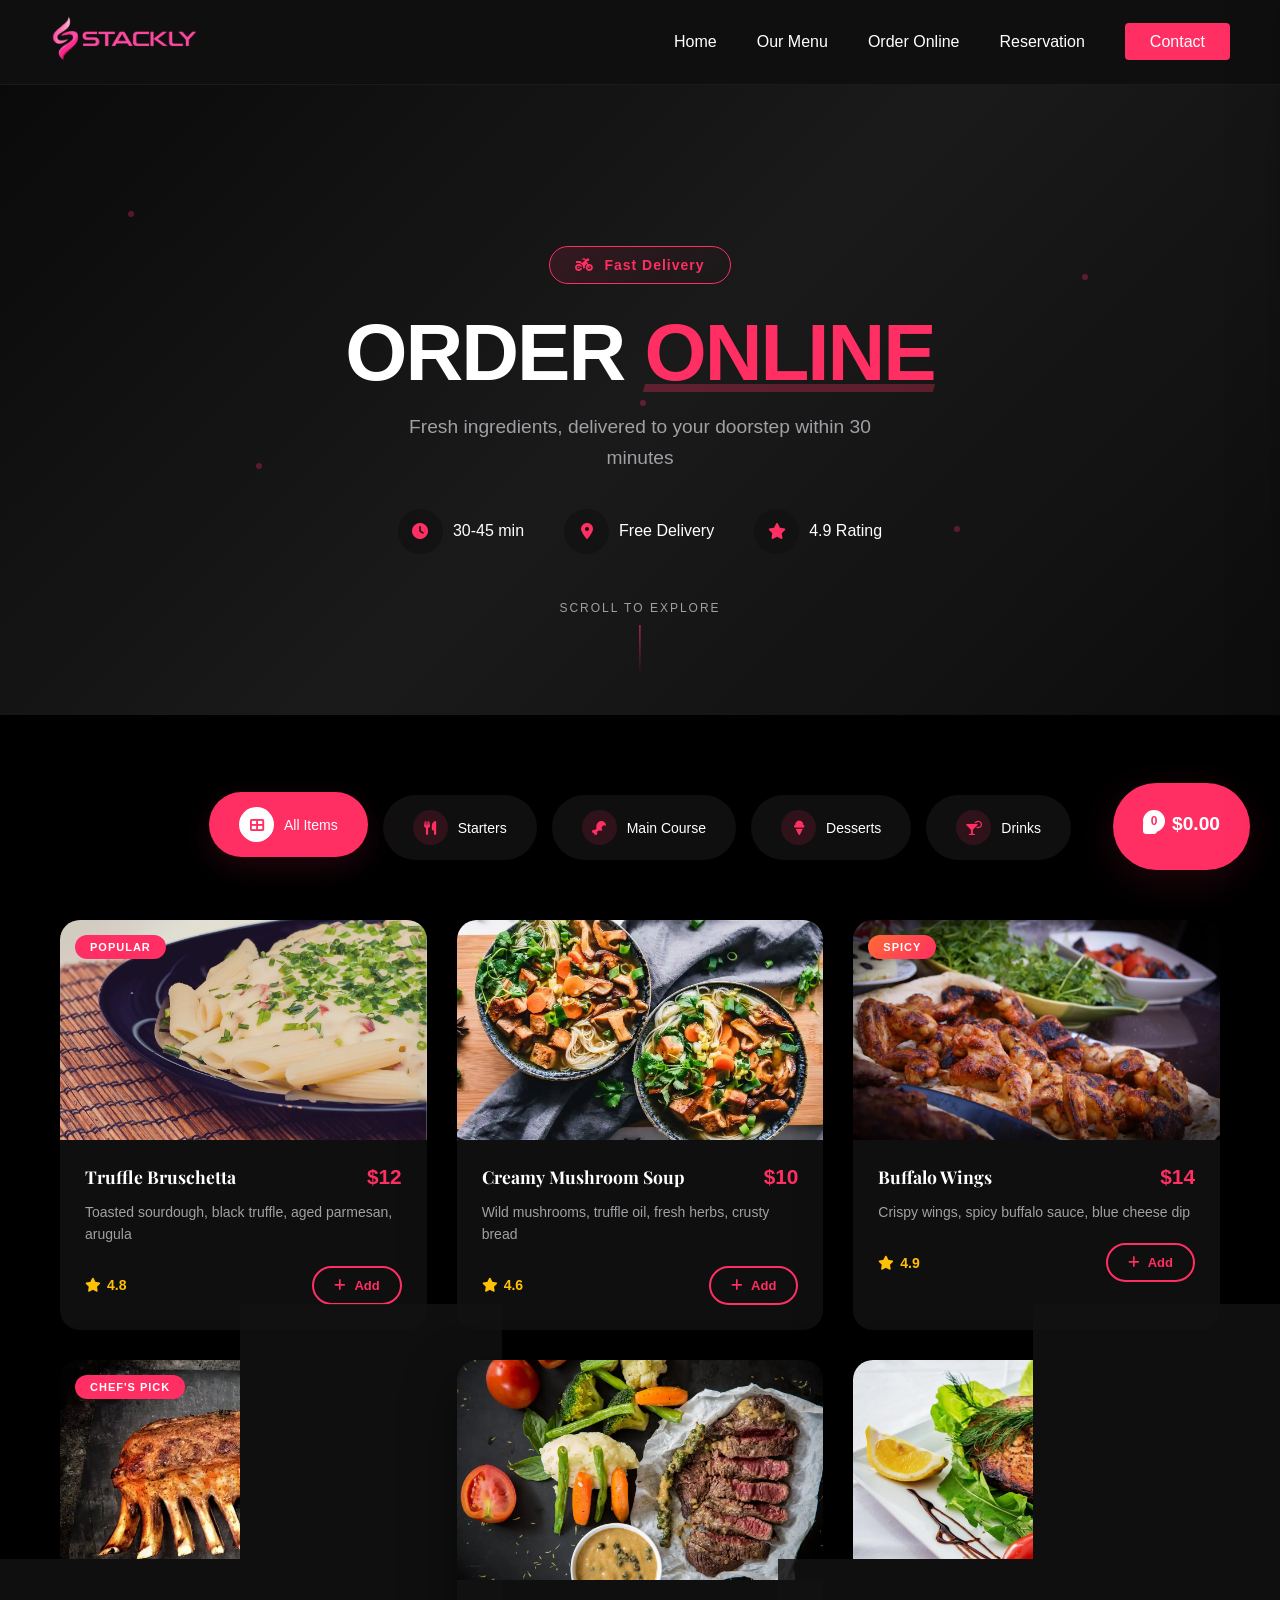
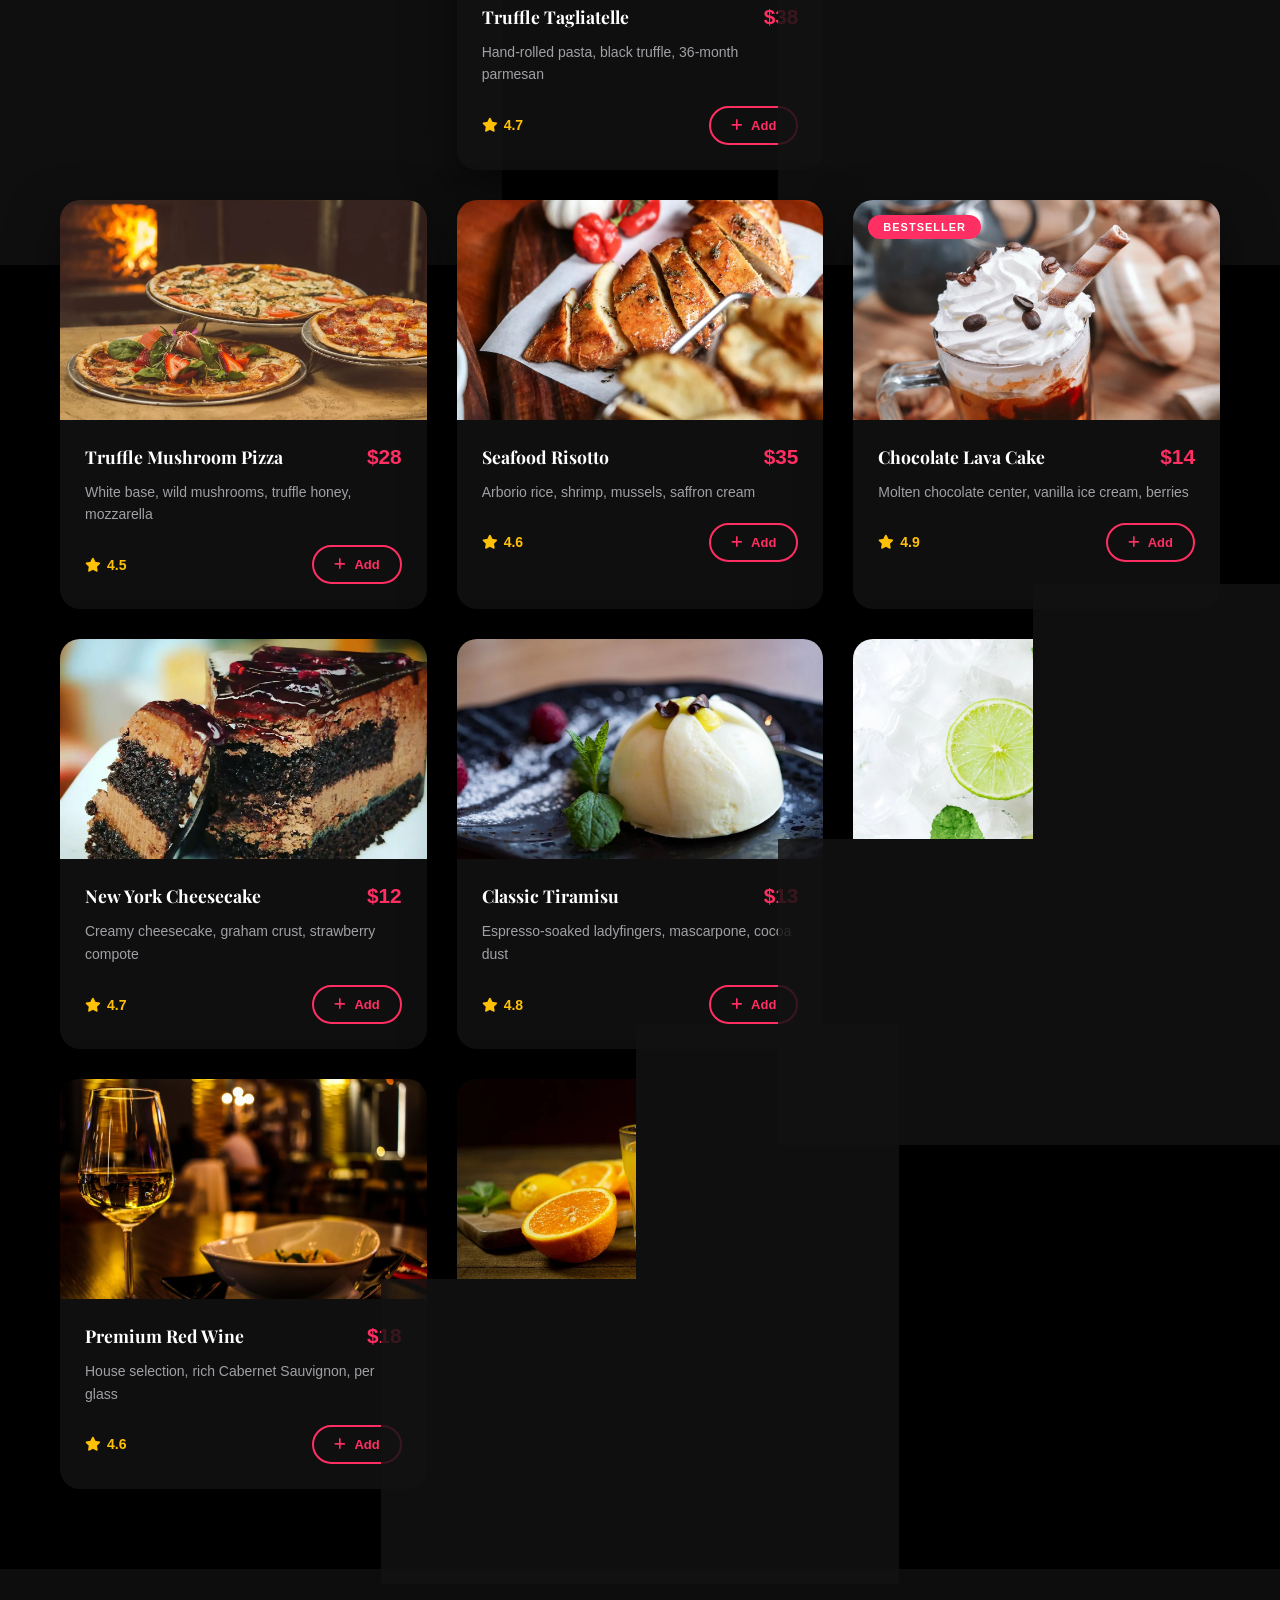
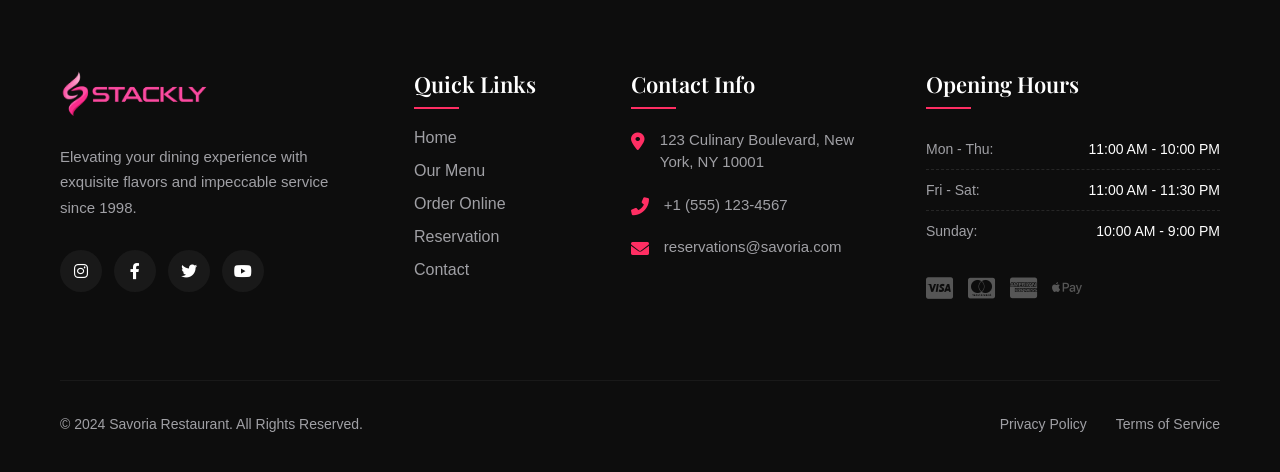
<file: home2/order.html>
<!DOCTYPE html>
<html lang="en">

<head>
    <meta charset="UTF-8">
    <meta name="viewport" content="width=device-width, initial-scale=1.0">
    <title>Order Online - Stackly</title>
    <link rel="icon" href="../Assets/bg remove.webp">
    <link rel="stylesheet" href="./order.css">
    <link rel="stylesheet" href="./root.css">
    <link rel="stylesheet" href="https://cdnjs.cloudflare.com/ajax/libs/font-awesome/6.0.0/css/all.min.css">
    <link href="https://fonts.googleapis.com/css2?family=Playfair+Display:wght@400;600;700&display=swap" rel="stylesheet">
</head>

<body>

    <header class="main-header">
        <nav class="navbar">
            <a class="logo" href="./order.html"><img src="../Assets/pink.webp" alt="" width="150px"></a>

            <div class="hamburger" id="mobile-menu-btn">
                <span class="bar"></span>
                <span class="bar"></span>
                <span class="bar"></span>
            </div>

            <ul class="nav-links" id="nav-list">
                <li><a href="index.html">Home</a></li>
                <li><a href="menu.html">Our Menu</a></li>
                <li><a href="order.html" class="active">Order Online</a></li>
                <li><a href="reserve.html">Reservation</a></li>
                <li><a href="contact.html" class="btn-cta">Contact</a></li>
            </ul>
        </nav>
    </header>

    <main class="order-main">
        <!-- Order Hero Section -->
        <section class="order-hero">
            <div class="hero-particles">
                <span></span><span></span><span></span><span></span><span></span>
            </div>
            <div class="order-hero-content">
                <span class="order-badge"><i class="fas fa-motorcycle"></i> Fast Delivery</span>
                <h1 class="order-title">Order <span>Online</span></h1>
                <p class="order-subtitle">Fresh ingredients, delivered to your doorstep within 30 minutes</p>
                <div class="delivery-info">
                    <div class="info-item">
                        <i class="fas fa-clock"></i>
                        <span>30-45 min</span>
                    </div>
                    <div class="info-item">
                        <i class="fas fa-map-marker-alt"></i>
                        <span>Free Delivery</span>
                    </div>
                    <div class="info-item">
                        <i class="fas fa-star"></i>
                        <span>4.9 Rating</span>
                    </div>
                </div>
            </div>
            <div class="hero-scroll-indicator">
                <span>Scroll to Explore</span>
                <div class="scroll-line"></div>
            </div>
        </section>









         <section class="order-content">
            <div class="container">
                 <div class="category-filters">
                    <button class="filter-btn active" data-category="all">
                        <span class="filter-icon"><i class="fas fa-th-large"></i></span>
                        <span class="filter-text">All Items</span>
                    </button>
                    <button class="filter-btn" data-category="starters">
                        <span class="filter-icon"><i class="fas fa-utensils"></i></span>
                        <span class="filter-text">Starters</span>
                    </button>
                    <button class="filter-btn" data-category="mains">
                        <span class="filter-icon"><i class="fas fa-drumstick-bite"></i></span>
                        <span class="filter-text">Main Course</span>
                    </button>
                    <button class="filter-btn" data-category="desserts">
                        <span class="filter-icon"><i class="fas fa-ice-cream"></i></span>
                        <span class="filter-text">Desserts</span>
                    </button>
                    <button class="filter-btn" data-category="drinks">
                        <span class="filter-icon"><i class="fas fa-cocktail"></i></span>
                        <span class="filter-text">Drinks</span>
                    </button>
                </div>

                 <div class="menu-grid">
                     <div class="menu-item" data-category="starters">
                        <div class="item-image">
                            <img src="../Assets/pastha.webp" alt="Bruschetta">
                            <div class="item-overlay">
                                <button class="quick-view" onclick="window.location.href='./404.html'"><i class="fas fa-eye"></i> Quick View</button>
                            </div>
                            <span class="item-tag">Popular</span>
                        </div>
                        <div class="item-content">
                            <div class="item-header">
                                <h3 class="item-name">Truffle Bruschetta</h3>
                                <span class="item-price">$12</span>
                            </div>
                            <p class="item-desc">Toasted sourdough, black truffle, aged parmesan, arugula</p>
                            <div class="item-footer">
                                <div class="item-rating">
                                    <i class="fas fa-star"></i>
                                    <span>4.8</span>
                                </div>
                                <button class="add-to-cart">
                                    <i class="fas fa-plus"></i> Add
                                </button>
                            </div>
                        </div>
                    </div>

                    <div class="menu-item" data-category="starters">
                        <div class="item-image">
                            <img src="../Assets/c mushroom.webp" alt="Soup">
                            <div class="item-overlay">
                                <button class="quick-view" onclick="window.location.href='./404.html'"><i class="fas fa-eye"></i> Quick View</button>
                            </div>
                        </div>
                        <div class="item-content">
                            <div class="item-header">
                                <h3 class="item-name">Creamy Mushroom Soup</h3>
                                <span class="item-price">$10</span>
                            </div>
                            <p class="item-desc">Wild mushrooms, truffle oil, fresh herbs, crusty bread</p>
                            <div class="item-footer">
                                <div class="item-rating">
                                    <i class="fas fa-star"></i>
                                    <span>4.6</span>
                                </div>
                                <button class="add-to-cart">
                                    <i class="fas fa-plus"></i> Add
                                </button>
                            </div>
                        </div>
                    </div>

                    <div class="menu-item" data-category="starters">
                        <div class="item-image">
                            <img src="../Assets/chicken.webp" alt="Chicken Wings">
                            <div class="item-overlay">
                                <button class="quick-view" onclick="window.location.href='./404.html'"><i class="fas fa-eye"></i> Quick View</button>
                            </div>
                            <span class="item-tag spicy">Spicy</span>
                        </div>
                        <div class="item-content">
                            <div class="item-header">
                                <h3 class="item-name">Buffalo Wings</h3>
                                <span class="item-price">$14</span>
                            </div>
                            <p class="item-desc">Crispy wings, spicy buffalo sauce, blue cheese dip</p>
                            <div class="item-footer">
                                <div class="item-rating">
                                    <i class="fas fa-star"></i>
                                    <span>4.9</span>
                                </div>
                                <button class="add-to-cart">
                                    <i class="fas fa-plus"></i> Add
                                </button>
                            </div>
                        </div>
                    </div>

                    <!-- Mains -->
                    <div class="menu-item" data-category="mains">
                        <div class="item-image">
                            <img src="../Assets/c chops.webp" alt="Wagyu">
                            <div class="item-overlay">
                                <button class="quick-view" onclick="window.location.href='./404.html'"><i class="fas fa-eye"></i> Quick View</button>
                            </div>
                            <span class="item-tag">Chef's Pick</span>
                        </div>
                        <div class="item-content">
                            <div class="item-header">
                                <h3 class="item-name">Smoked Wagyu Ribeye</h3>
                                <span class="item-price">$85</span>
                            </div>
                            <p class="item-desc">Cherrywood smoke, bone marrow butter, pink salt crust</p>
                            <div class="item-footer">
                                <div class="item-rating">
                                    <i class="fas fa-star"></i>
                                    <span>5.0</span>
                                </div>
                                <button class="add-to-cart">
                                    <i class="fas fa-plus"></i> Add
                                </button>
                            </div>
                        </div>
                    </div>

                    <div class="menu-item" data-category="mains">
                        <div class="item-image">
                            <img src="../Assets/c beef.webp" alt="Pasta">
                            <div class="item-overlay">
                                <button class="quick-view" onclick="window.location.href='./404.html'"><i class="fas fa-eye"></i> Quick View</button>
                            </div>
                        </div>
                        <div class="item-content">
                            <div class="item-header">
                                <h3 class="item-name">Truffle Tagliatelle</h3>
                                <span class="item-price">$38</span>
                            </div>
                            <p class="item-desc">Hand-rolled pasta, black truffle, 36-month parmesan</p>
                            <div class="item-footer">
                                <div class="item-rating">
                                    <i class="fas fa-star"></i>
                                    <span>4.7</span>
                                </div>
                                <button class="add-to-cart">
                                    <i class="fas fa-plus"></i> Add
                                </button>
                            </div>
                        </div>
                    </div>

                    <div class="menu-item" data-category="mains">
                        <div class="item-image">
                            <img src="../Assets/salmon 2.webp" alt="Salmon">
                            <div class="item-overlay">
                                <button class="quick-view" onclick="window.location.href='./404.html'"><i class="fas fa-eye"></i> Quick View</button>
                            </div>
                            <span class="item-tag healthy">Healthy</span>
                        </div>
                        <div class="item-content">
                            <div class="item-header">
                                <h3 class="item-name">Pan-Seared Salmon</h3>
                                <span class="item-price">$42</span>
                            </div>
                            <p class="item-desc">Atlantic salmon, asparagus, lemon butter sauce</p>
                            <div class="item-footer">
                                <div class="item-rating">
                                    <i class="fas fa-star"></i>
                                    <span>4.8</span>
                                </div>
                                <button class="add-to-cart">
                                    <i class="fas fa-plus"></i> Add
                                </button>
                            </div>
                        </div>
                    </div>

                    <div class="menu-item" data-category="mains">
                        <div class="item-image">
                            <img src="../Assets/pizza.webp" alt="Pizza">
                            <div class="item-overlay">
                                <button class="quick-view" onclick="window.location.href='./404.html'"><i class="fas fa-eye"></i> Quick View</button>
                            </div>
                        </div>
                        <div class="item-content">
                            <div class="item-header">
                                <h3 class="item-name">Truffle Mushroom Pizza</h3>
                                <span class="item-price">$28</span>
                            </div>
                            <p class="item-desc">White base, wild mushrooms, truffle honey, mozzarella</p>
                            <div class="item-footer">
                                <div class="item-rating">
                                    <i class="fas fa-star"></i>
                                    <span>4.5</span>
                                </div>
                                <button class="add-to-cart">
                                    <i class="fas fa-plus"></i> Add
                                </button>
                            </div>
                        </div>
                    </div>

                    <div class="menu-item" data-category="mains">
                        <div class="item-image">
                            <img src="../Assets/salmon 1.webp" alt="Risotto">
                            <div class="item-overlay">
                                <button class="quick-view" onclick="window.location.href='./404.html'"><i class="fas fa-eye"></i> Quick View</button>
                            </div>
                        </div>
                        <div class="item-content">
                            <div class="item-header">
                                <h3 class="item-name">Seafood Risotto</h3>
                                <span class="item-price">$35</span>
                            </div>
                            <p class="item-desc">Arborio rice, shrimp, mussels, saffron cream</p>
                            <div class="item-footer">
                                <div class="item-rating">
                                    <i class="fas fa-star"></i>
                                    <span>4.6</span>
                                </div>
                                <button class="add-to-cart">
                                    <i class="fas fa-plus"></i> Add
                                </button>
                            </div>
                        </div>
                    </div>

                    <!-- Desserts -->
                    <div class="menu-item" data-category="desserts">
                        <div class="item-image">
                            <img src="../Assets/gallery 6.webp" alt="Cake">
                            <div class="item-overlay">
                                <button class="quick-view" onclick="window.location.href='./404.html'"><i class="fas fa-eye"></i> Quick View</button>
                            </div>
                            <span class="item-tag">Bestseller</span>
                        </div>
                        <div class="item-content">
                            <div class="item-header">
                                <h3 class="item-name">Chocolate Lava Cake</h3>
                                <span class="item-price">$14</span>
                            </div>
                            <p class="item-desc">Molten chocolate center, vanilla ice cream, berries</p>
                            <div class="item-footer">
                                <div class="item-rating">
                                    <i class="fas fa-star"></i>
                                    <span>4.9</span>
                                </div>
                                <button class="add-to-cart">
                                    <i class="fas fa-plus"></i> Add
                                </button>
                            </div>
                        </div>
                    </div>

                    <div class="menu-item" data-category="desserts">
                        <div class="item-image">
                            <img src="../Assets/cake1.webp" alt="Cheesecake">
                            <div class="item-overlay">
                                <button class="quick-view" onclick="window.location.href='./404.html'"><i class="fas fa-eye"></i> Quick View</button>
                            </div>
                        </div>
                        <div class="item-content">
                            <div class="item-header">
                                <h3 class="item-name">New York Cheesecake</h3>
                                <span class="item-price">$12</span>
                            </div>
                            <p class="item-desc">Creamy cheesecake, graham crust, strawberry compote</p>
                            <div class="item-footer">
                                <div class="item-rating">
                                    <i class="fas fa-star"></i>
                                    <span>4.7</span>
                                </div>
                                <button class="add-to-cart">
                                    <i class="fas fa-plus"></i> Add
                                </button>
                            </div>
                        </div>
                    </div>

                    <div class="menu-item" data-category="desserts">
                        <div class="item-image">
                            <img src="../Assets/turimas.webp" alt="Tiramisu">
                            <div class="item-overlay">
                                <button class="quick-view" onclick="window.location.href='./404.html'"><i class="fas fa-eye"></i> Quick View</button>
                            </div>
                        </div>
                        <div class="item-content">
                            <div class="item-header">
                                <h3 class="item-name">Classic Tiramisu</h3>
                                <span class="item-price">$13</span>
                            </div>
                            <p class="item-desc">Espresso-soaked ladyfingers, mascarpone, cocoa dust</p>
                            <div class="item-footer">
                                <div class="item-rating">
                                    <i class="fas fa-star"></i>
                                    <span>4.8</span>
                                </div>
                                <button class="add-to-cart">
                                    <i class="fas fa-plus"></i> Add
                                </button>
                            </div>
                        </div>
                    </div>

                    <!-- Drinks -->
                    <div class="menu-item" data-category="drinks">
                        <div class="item-image">
                            <img src="../Assets/juice2.webp" alt="Cocktail">
                            <div class="item-overlay">
                                <button class="quick-view" onclick="window.location.href='./404.html'"><i class="fas fa-eye"></i> Quick View</button>
                            </div>
                        </div>
                        <div class="item-content">
                            <div class="item-header">
                                <h3 class="item-name">Signature Pink Martini</h3>
                                <span class="item-price">$16</span>
                            </div>
                            <p class="item-desc">Vodka, raspberry liqueur, fresh lime, rose petals</p>
                            <div class="item-footer">
                                <div class="item-rating">
                                    <i class="fas fa-star"></i>
                                    <span>4.9</span>
                                </div>
                                <button class="add-to-cart">
                                    <i class="fas fa-plus"></i> Add
                                </button>
                            </div>
                        </div>
                    </div>

                    <div class="menu-item" data-category="drinks">
                        <div class="item-image">
                            <img src="../Assets/wine.webp" alt="Wine">
                            <div class="item-overlay">
                                <button class="quick-view" onclick="window.location.href='./404.html'"><i class="fas fa-eye"></i> Quick View</button>
                            </div>
                        </div>
                        <div class="item-content">
                            <div class="item-header">
                                <h3 class="item-name">Premium Red Wine</h3>
                                <span class="item-price">$18</span>
                            </div>
                            <p class="item-desc">House selection, rich Cabernet Sauvignon, per glass</p>
                            <div class="item-footer">
                                <div class="item-rating">
                                    <i class="fas fa-star"></i>
                                    <span>4.6</span>
                                </div>
                                <button class="add-to-cart">
                                    <i class="fas fa-plus"></i> Add
                                </button>
                            </div>
                        </div>
                    </div>

                    <div class="menu-item" data-category="drinks">
                        <div class="item-image">
                            <img src="../Assets/juice1.webp" alt="Smoothie">
                            <div class="item-overlay">
                                <button class="quick-view" onclick="window.location.href='./404.html'"><i class="fas fa-eye"></i> Quick View</button>
                            </div>
                            <span class="item-tag healthy">Fresh</span>
                        </div>
                        <div class="item-content">
                            <div class="item-header">
                                <h3 class="item-name">Berry Blast Smoothie</h3>
                                <span class="item-price">$9</span>
                            </div>
                            <p class="item-desc">Mixed berries, yogurt, honey, almond milk</p>
                            <div class="item-footer">
                                <div class="item-rating">
                                    <i class="fas fa-star"></i>
                                    <span>4.5</span>
                                </div>
                                <button class="add-to-cart">
                                    <i class="fas fa-plus"></i> Add
                                </button>
                            </div>
                        </div>
                    </div>
                </div>
            </div>
        </section>

        <!-- Floating Cart Button -->
        <button class="floating-cart" id="floatingCart">
            <div class="cart-icon">
                <i class="fas fa-shopping-bag"></i>
                <span class="cart-count">0</span>
            </div>
            <span class="cart-total">$0.00</span>
        </button>

        <!-- Cart Sidebar -->
        <div class="cart-sidebar" id="cartSidebar">
            <div class="cart-header">
                <h3><i class="fas fa-shopping-bag"></i> Your Order</h3>
                <button class="close-cart" id="closeCart">
                    <i class="fas fa-times"></i>
                </button>
            </div>
            <div class="cart-items" id="cartItems">
                <div class="empty-cart">
                    <i class="fas fa-shopping-basket"></i>
                    <p>Your cart is empty</p>
                    <span>Add some delicious items!</span>
                </div>
            </div>
            <div class="cart-footer">
                <div class="cart-subtotal">
                    <span>Subtotal</span>
                    <span class="subtotal-amount">$0.00</span>
                </div>
                <div class="cart-delivery">
                    <span>Delivery Fee</span>
                    <span class="delivery-amount">$0.00</span>
                </div>
                <div class="cart-total">
                    <span>Total</span>
                    <span class="total-amount">$0.00</span>
                </div>
                <button class="checkout-btn" onclick="window.location.href='./404.html'">
                    <i class="fas fa-lock"></i> Proceed to Checkout
                </button>
            </div>
        </div>

        <!-- Cart Overlay -->
        <div class="cart-overlay" id="cartOverlay"></div>
    </main>

    <footer class="main-footer">
        <div class="container">
            <div class="footer-grid">
                <div class="footer-col brand-col">
                    <a class="footer-logo" href="./order.html">
                        <img src="../Assets/pink.webp" alt="" class="logo-img" width="150px">
                    </a>
                    <p class="brand-text">Elevating your dining experience with exquisite flavors and impeccable service
                        since 1998.</p>
                    <div class="social-links">
                        <a href="./404.html" class="social-icon"><i class="fab fa-instagram"></i></a>
                        <a href="./404.html" class="social-icon"><i class="fab fa-facebook-f"></i></a>
                        <a href="./404.html" class="social-icon"><i class="fab fa-twitter"></i></a>
                        <a href="./404.html" class="social-icon"><i class="fab fa-youtube"></i></a>
                    </div>
                </div>

                <div class="footer-col">
                    <h4 class="col-title">Quick Links</h4>
                    <ul class="footer-links">
                        <li><a href="index.html">Home</a></li>
                        <li><a href="menu.html">Our Menu</a></li>
                        <li><a href="order.html">Order Online</a></li>
                        <li><a href="reserve.html">Reservation</a></li>
                        <li><a href="contact.html">Contact</a></li>
                    </ul>
                </div>

                <div class="footer-col">
                    <h4 class="col-title">Contact Info</h4>
                    <ul class="contact-list">
                        <li>
                            <i class="fas fa-map-marker-alt contact-icon"></i>
                            <span>123 Culinary Boulevard, New York, NY 10001</span>
                        </li>
                        <li>
                            <i class="fas fa-phone-alt contact-icon"></i>
                            <span>+1 (555) 123-4567</span>
                        </li>
                        <li>
                            <i class="fas fa-envelope contact-icon"></i>
                            <span>reservations@savoria.com</span>
                        </li>
                    </ul>
                </div>

                <div class="footer-col">
                    <h4 class="col-title">Opening Hours</h4>
                    <div class="hours-wrap">
                        <div class="hour-row">
                            <span class="day">Mon - Thu:</span>
                            <span class="time">11:00 AM - 10:00 PM</span>
                        </div>
                        <div class="hour-row">
                            <span class="day">Fri - Sat:</span>
                            <span class="time">11:00 AM - 11:30 PM</span>
                        </div>
                        <div class="hour-row no-border">
                            <span class="day">Sunday:</span>
                            <span class="time">10:00 AM - 9:00 PM</span>
                        </div>
                    </div>
                    <div class="payment-icons">
                        <i class="fab fa-cc-visa"></i>
                        <i class="fab fa-cc-mastercard"></i>
                        <i class="fab fa-cc-amex"></i>
                        <i class="fab fa-apple-pay"></i>
                    </div>
                </div>
            </div>

            <div class="footer-bottom">
                <p class="copyright">© 2024 Savoria Restaurant. All Rights Reserved.</p>
                <div class="bottom-legal">
                    <a href="./404.html">Privacy Policy</a>
                    <a href="./404.html">Terms of Service</a>
                </div>
            </div>
        </div>
    </footer>

    <script src="style.js"></script>

    <script>
        // Order Page JavaScript

        // DOM Elements
        const filterBtns = document.querySelectorAll('.filter-btn');
        const menuItems = document.querySelectorAll('.menu-item');
        const floatingCart = document.getElementById('floatingCart');
        const cartSidebar = document.getElementById('cartSidebar');
        const closeCart = document.getElementById('closeCart');
        const cartOverlay = document.getElementById('cartOverlay');
        const cartItemsContainer = document.getElementById('cartItems');
        const addToCartBtns = document.querySelectorAll('.add-to-cart');
        
        // Cart State
        let cart = [];
        let isCartOpen = false;

        // Category Filter
        filterBtns.forEach(btn => {
            btn.addEventListener('click', () => {
                // Remove active class from all
                filterBtns.forEach(b => b.classList.remove('active'));
                // Add active to clicked
                btn.classList.add('active');
                
                const category = btn.dataset.category;
                
                // Filter animation
                menuItems.forEach((item, index) => {
                    if (category === 'all' || item.dataset.category === category) {
                        item.style.display = 'block';
                        item.style.animation = `fadeInUp 0.5s ease forwards ${index * 0.1}s`;
                    } else {
                        item.style.display = 'none';
                    }
                });
            });
        });

        // Add to Cart Functionality
        addToCartBtns.forEach(btn => {
            btn.addEventListener('click', (e) => {
                const itemCard = e.target.closest('.menu-item');
                const name = itemCard.querySelector('.item-name').textContent;
                const price = parseFloat(itemCard.querySelector('.item-price').textContent.replace('$', ''));
                const image = itemCard.querySelector('.item-image img').src;

                // Add to cart array
                const existingItem = cart.find(item => item.name === name);
                if (existingItem) {
                    existingItem.quantity++;
                } else {
                    cart.push({ name, price, image, quantity: 1 });
                }

                // Update UI
                updateCartUI();
                
                // Button animation
                btn.innerHTML = '<i class="fas fa-check"></i> Added';
                btn.classList.add('added');
                setTimeout(() => {
                    btn.innerHTML = '<i class="fas fa-plus"></i> Add';
                    btn.classList.remove('added');
                }, 1500);

                // Open cart
                openCart();
            });
        });

        // Update Cart UI
        function updateCartUI() {
            const cartCount = cart.reduce((sum, item) => sum + item.quantity, 0);
            const cartTotal = cart.reduce((sum, item) => sum + (item.price * item.quantity), 0);
            
            // Update floating cart
            document.querySelector('.cart-count').textContent = cartCount;
            document.querySelector('.cart-total').textContent = `$${cartTotal.toFixed(2)}`;

            // Update sidebar
            const subtotal = cartTotal;
            const deliveryFee = cartTotal > 0 ? 5 : 0;
            const total = subtotal + deliveryFee;

            if (cart.length === 0) {
                cartItemsContainer.innerHTML = `
                    <div class="empty-cart">
                        <i class="fas fa-shopping-basket"></i>
                        <p>Your cart is empty</p>
                        <span>Add some delicious items!</span>
                    </div>
                `;
            } else {
                cartItemsContainer.innerHTML = cart.map((item, index) => `
                    <div class="cart-item" data-index="${index}">
                        <div class="cart-item-image">
                            <img src="${item.image}" alt="${item.name}">
                        </div>
                        <div class="cart-item-details">
                            <h4>${item.name}</h4>
                            <span class="cart-item-price">$${item.price.toFixed(2)}</span>
                            <div class="quantity-controls">
                                <button class="qty-btn minus" data-index="${index}"><i class="fas fa-minus"></i></button>
                                <span class="qty-value">${item.quantity}</span>
                                <button class="qty-btn plus" data-index="${index}"><i class="fas fa-plus"></i></button>
                            </div>
                        </div>
                        <button class="remove-item" data-index="${index}"><i class="fas fa-trash"></i></button>
                    </div>
                `).join('');
            }

            document.querySelector('.subtotal-amount').textContent = `$${subtotal.toFixed(2)}`;
            document.querySelector('.delivery-amount').textContent = deliveryFee === 0 ? 'FREE' : `$${deliveryFee.toFixed(2)}`;
            document.querySelector('.total-amount').textContent = `$${total.toFixed(2)}`;

            // Quantity controls
            document.querySelectorAll('.qty-btn.minus').forEach(btn => {
                btn.addEventListener('click', (e) => {
                    const index = parseInt(e.target.closest('.qty-btn').dataset.index);
                    if (cart[index].quantity > 1) {
                        cart[index].quantity--;
                    } else {
                        cart.splice(index, 1);
                    }
                    updateCartUI();
                });
            });

            document.querySelectorAll('.qty-btn.plus').forEach(btn => {
                btn.addEventListener('click', (e) => {
                    const index = parseInt(e.target.closest('.qty-btn').dataset.index);
                    cart[index].quantity++;
                    updateCartUI();
                });
            });

            document.querySelectorAll('.remove-item').forEach(btn => {
                btn.addEventListener('click', (e) => {
                    const index = parseInt(e.target.closest('.remove-item').dataset.index);
                    cart.splice(index, 1);
                    updateCartUI();
                });
            });
        }

        // Open/Close Cart
        function openCart() {
            cartSidebar.classList.add('active');
            cartOverlay.classList.add('active');
            isCartOpen = true;
            document.body.style.overflow = 'hidden';
        }

        function closeCartFunc() {
            cartSidebar.classList.remove('active');
            cartOverlay.classList.remove('active');
            isCartOpen = false;
            document.body.style.overflow = '';
        }

        floatingCart.addEventListener('click', openCart);
        closeCart.addEventListener('click', closeCartFunc);
        cartOverlay.addEventListener('click', closeCartFunc);

        // Staggered Animation on Load
        window.addEventListener('load', () => {
            menuItems.forEach((item, index) => {
                item.style.animation = `fadeInUp 0.6s ease forwards ${index * 0.1}s`;
            });
        });

        // Scroll Animations
        const observerOptions = {
            threshold: 0.1,
            rootMargin: '0px 0px -50px 0px'
        };

        const observer = new IntersectionObserver((entries) => {
            entries.forEach(entry => {
                if (entry.isIntersecting) {
                    entry.target.classList.add('visible');
                }
            });
        }, observerOptions);

        menuItems.forEach(item => observer.observe(item));

        // Mobile Menu
        const mobileMenuBtn = document.getElementById('mobile-menu-btn');
        const navList = document.getElementById('nav-list');

        mobileMenuBtn.addEventListener('click', () => {
            navList.classList.toggle('nav-active');
            mobileMenuBtn.classList.toggle('toggle-animation');
        });

        document.querySelectorAll('.nav-links a').forEach(n => n.addEventListener('click', () => {
            navList.classList.remove('nav-active');
        }));
    </script>
</body>

</html>
</file>
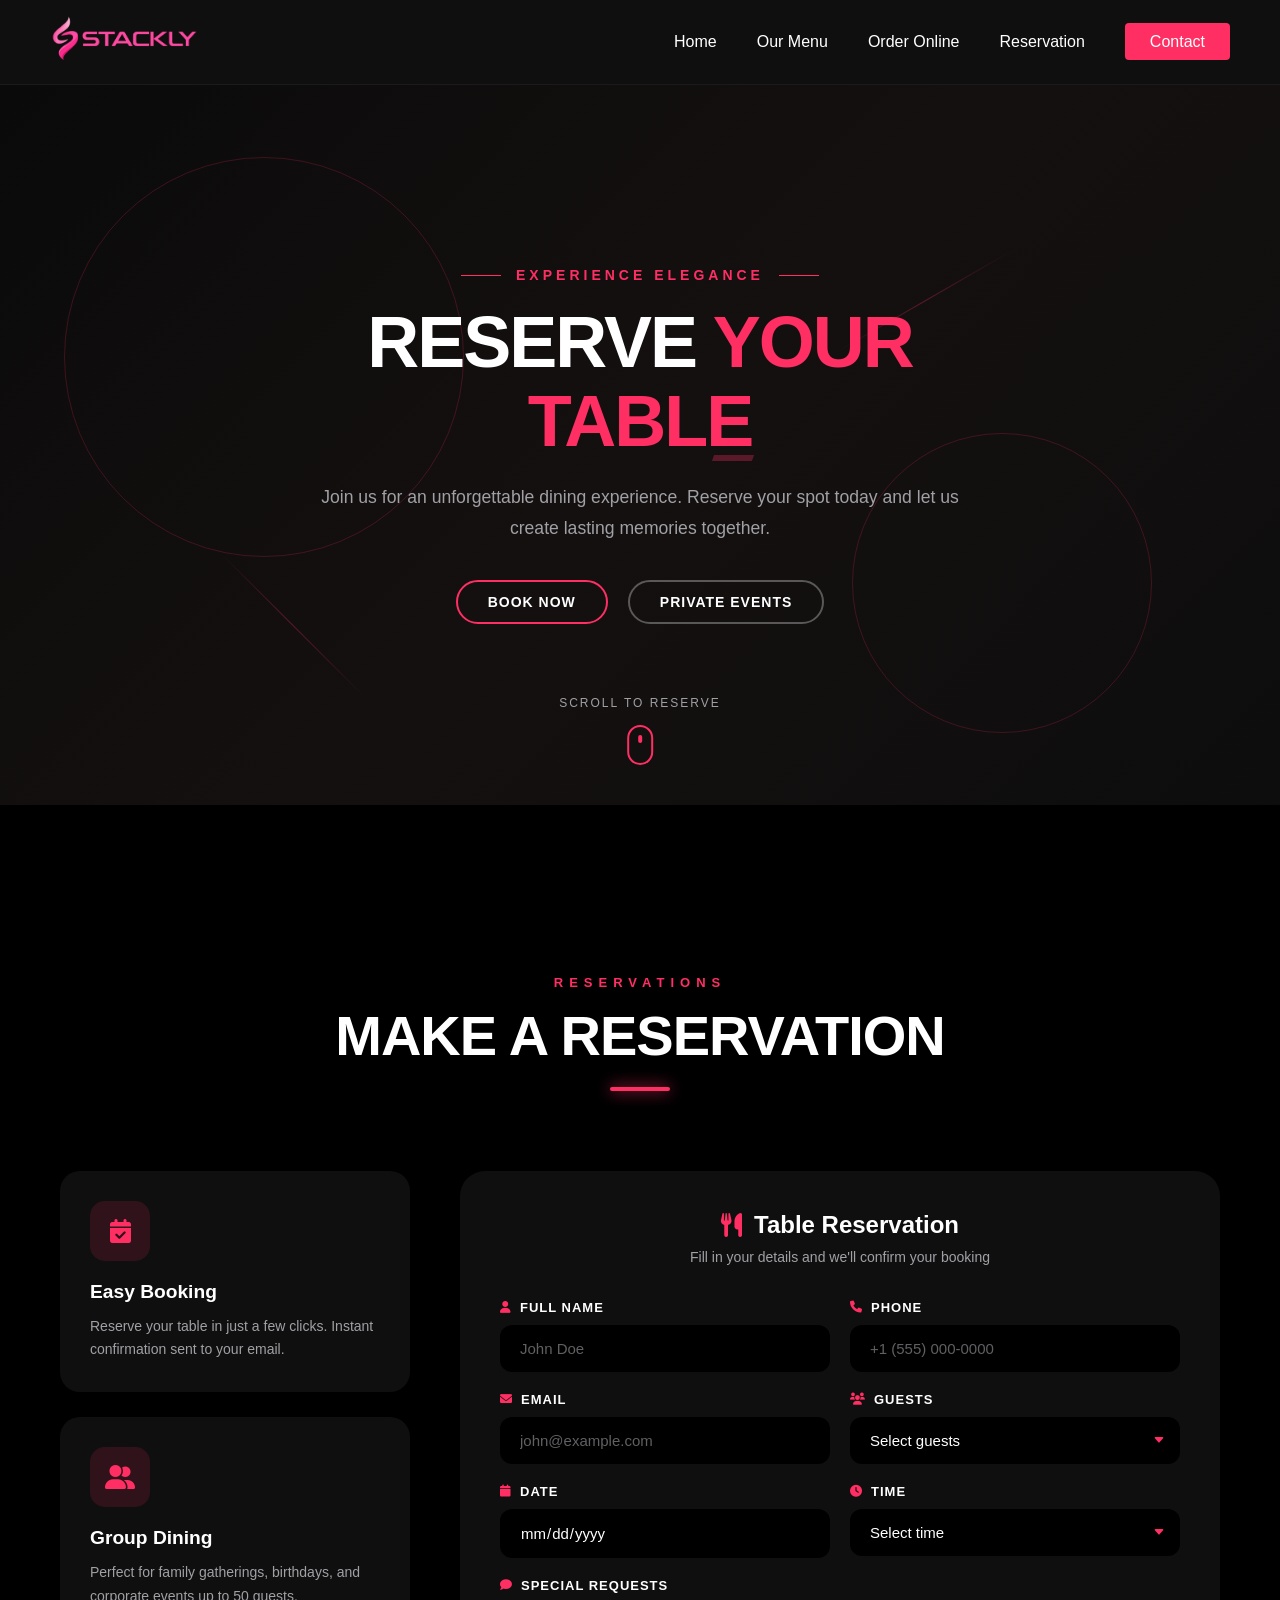
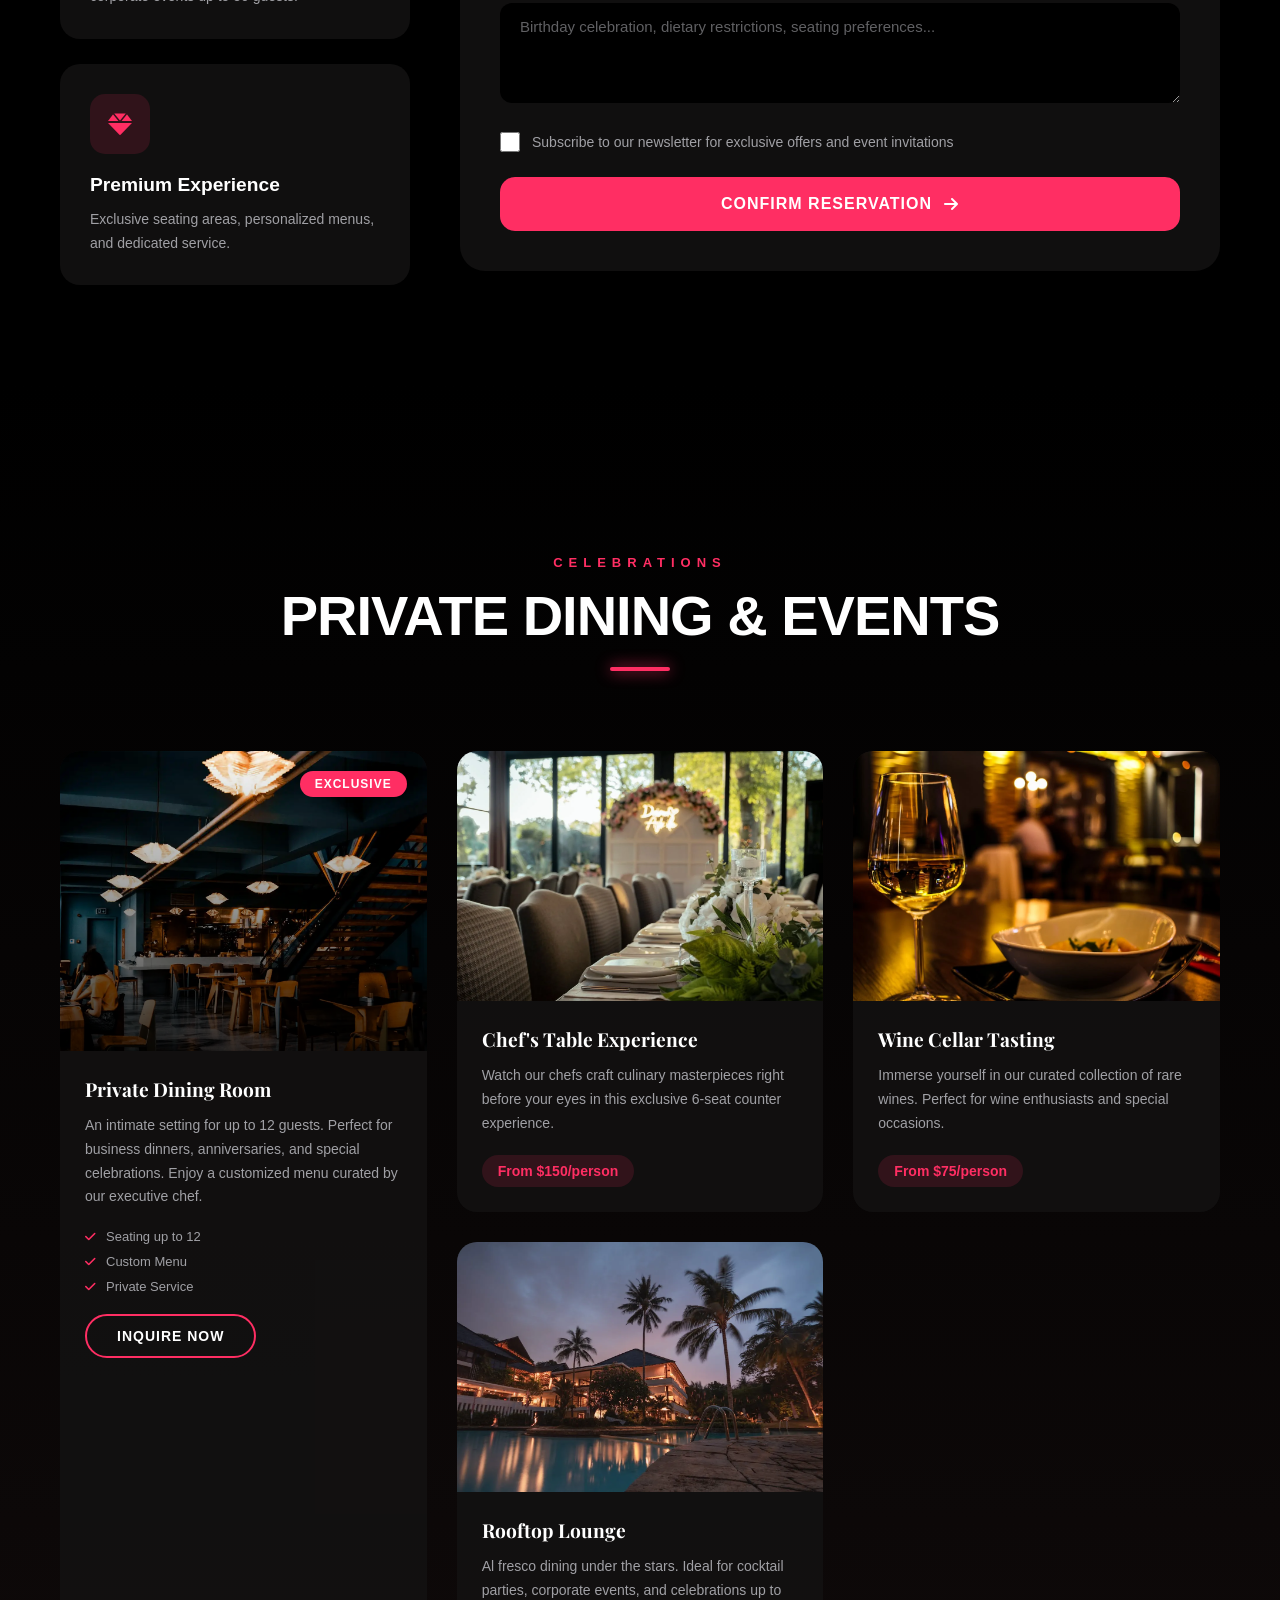
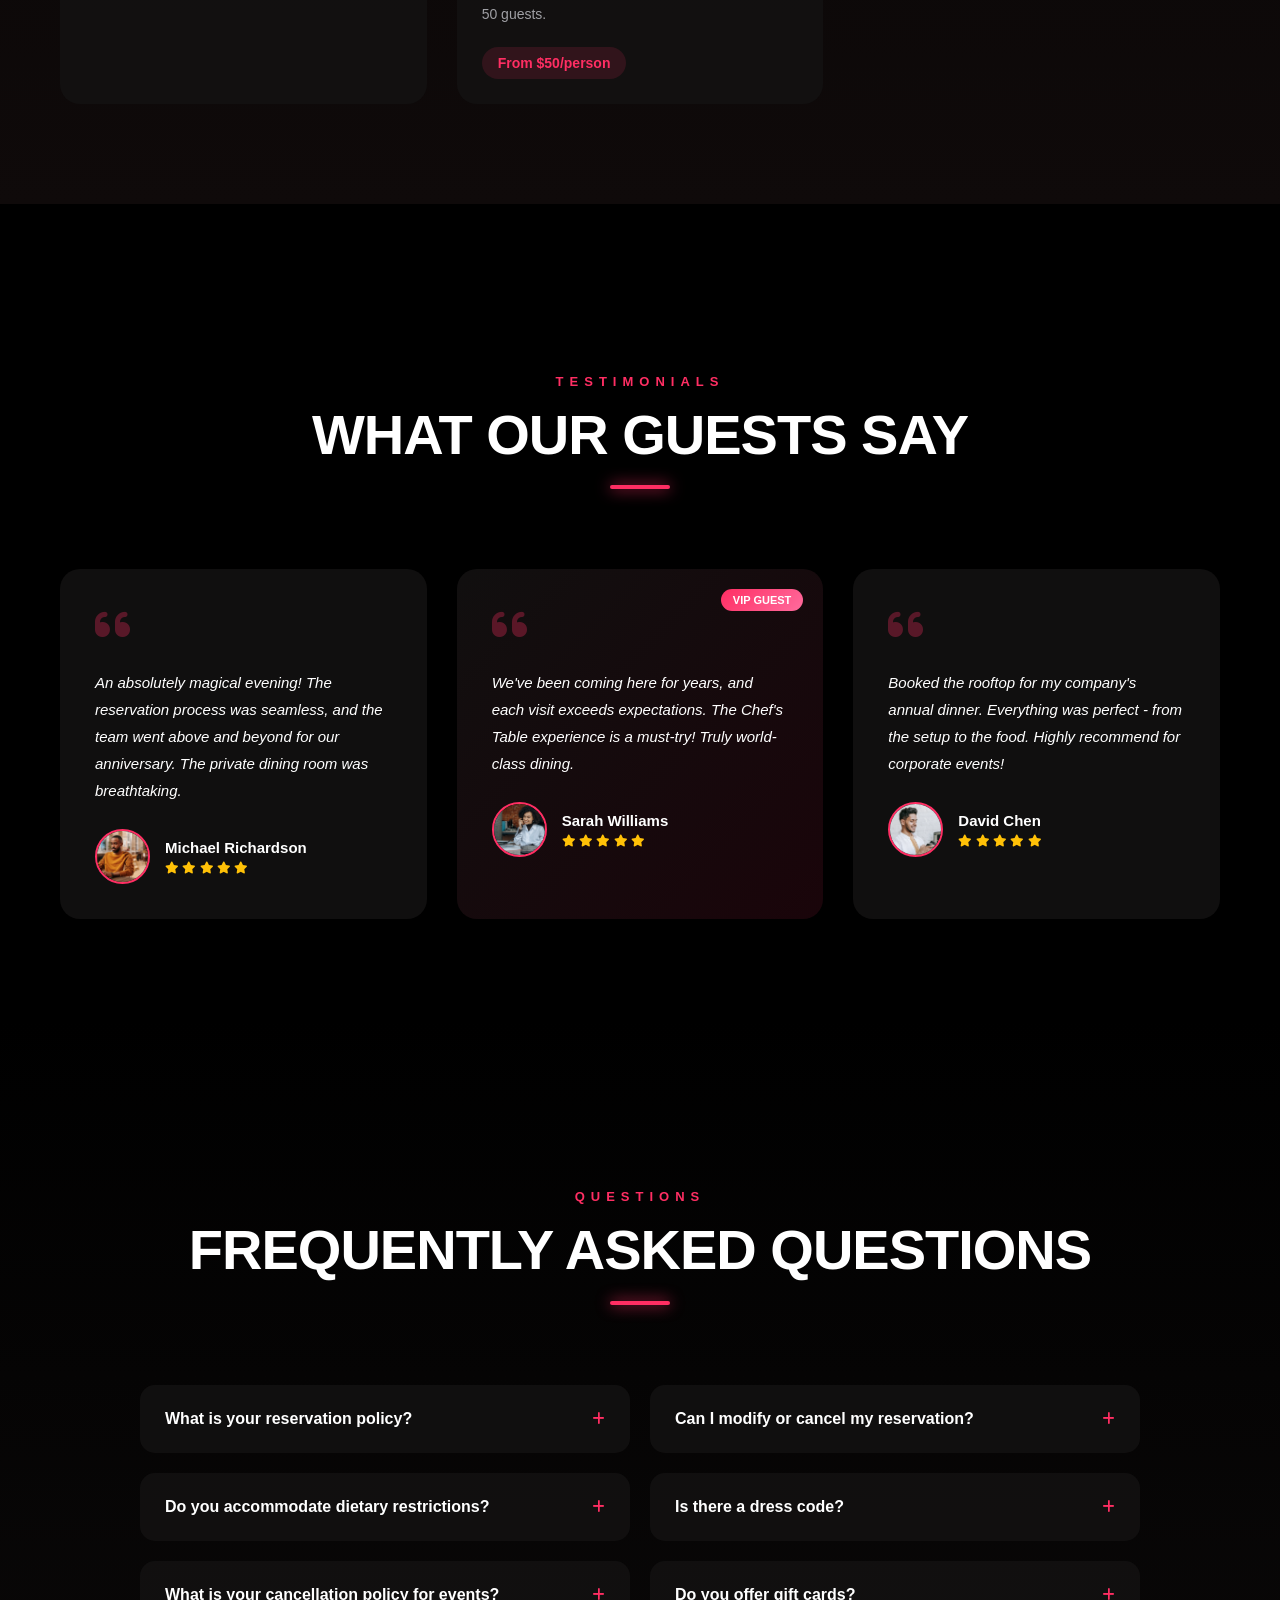
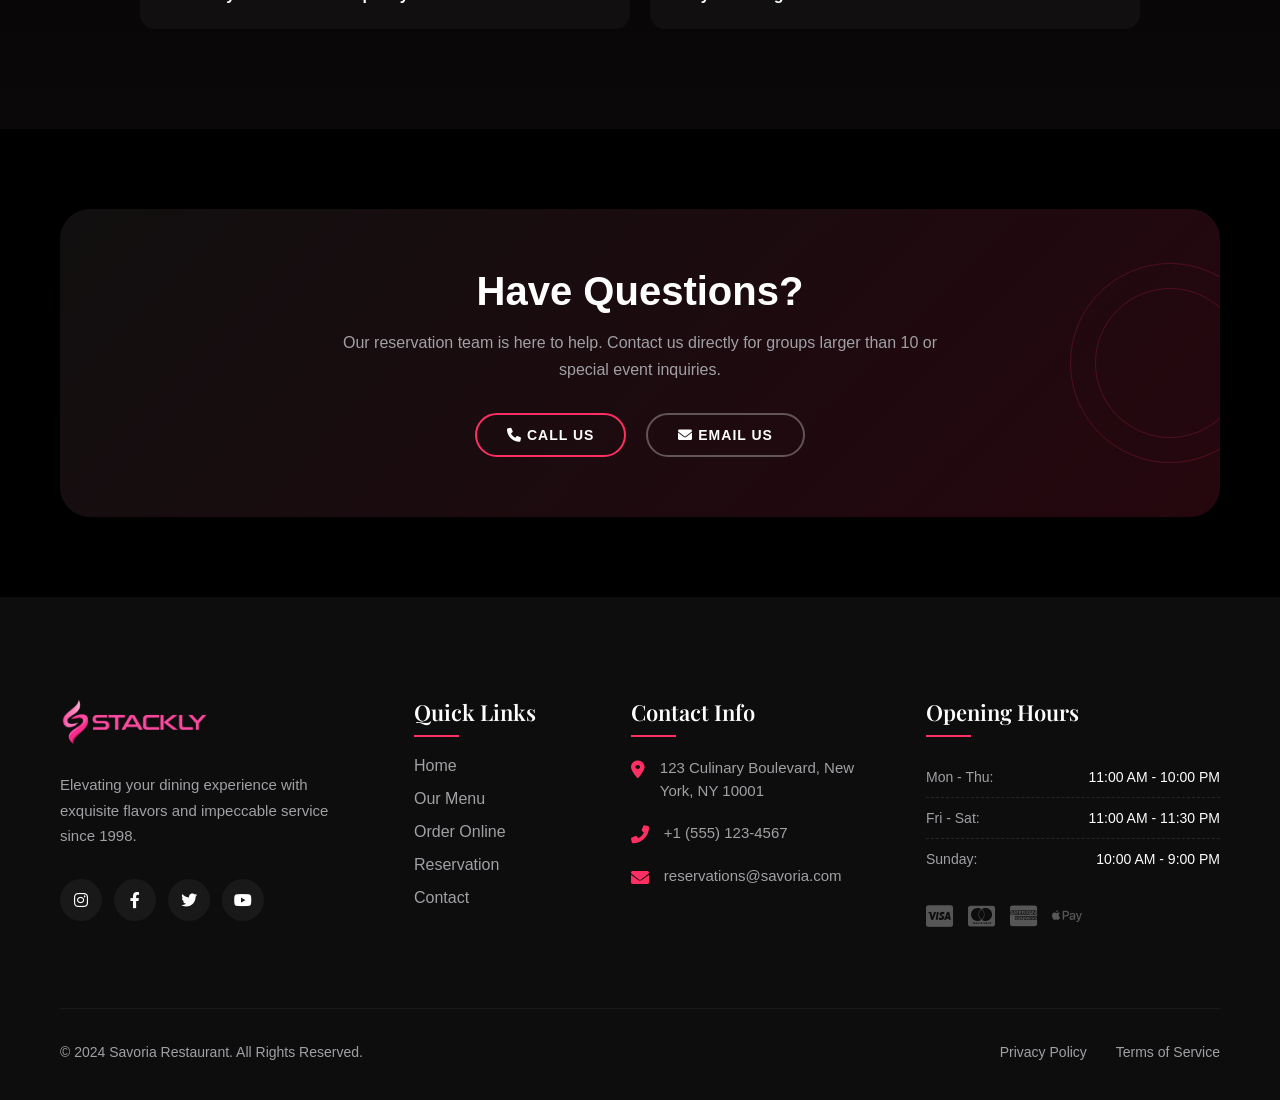
<file: home2/reserve.html>
<!DOCTYPE html>
<html lang="en">

<head>
    <meta charset="UTF-8">
    <meta name="viewport" content="width=device-width, initial-scale=1.0">
    <title>Reservation - Stackly</title>
    <link rel="icon" href="../Assets/bg remove.webp">
    <link rel="stylesheet" href="./reserve.css">
    <link rel="stylesheet" href="./root.css">
    <link rel="stylesheet" href="https://cdnjs.cloudflare.com/ajax/libs/font-awesome/6.0.0/css/all.min.css">
    <link href="https://fonts.googleapis.com/css2?family=Playfair+Display:wght@400;600;700&display=swap"
        rel="stylesheet">
</head>

<body>

    <header class="main-header">
        <nav class="navbar">
            <a class="logo" href="./reserve.html"><img src="../Assets/pink.webp" alt="" width="150px"></a>

            <div class="hamburger" id="mobile-menu-btn">
                <span class="bar"></span>
                <span class="bar"></span>
                <span class="bar"></span>
            </div>

            <ul class="nav-links" id="nav-list">
                <li><a href="index.html">Home</a></li>
                <li><a href="menu.html">Our Menu</a></li>
                <li><a href="order.html">Order Online</a></li>
                <li><a href="reserve.html" class="active">Reservation</a></li>
                <li><a href="contact.html" class="btn-cta">Contact</a></li>
            </ul>
        </nav>
    </header>

    <main class="reserve-main">

        <section class="reserve-hero">
            <div class="hero-bg-effects">
                <div class="effect-circle circle-1"></div>
                <div class="effect-circle circle-2"></div>
                <div class="effect-line line-1"></div>
                <div class="effect-line line-2"></div>
            </div>
            <div class="reserve-hero-content">
                <span class="hero-subtitle">Experience Elegance</span>
                <h1 class="hero-title">Reserve <span>Your Table</span></h1>
                <p class="hero-desc">Join us for an unforgettable dining experience. Reserve your spot today and let us
                    create lasting memories together.</p>
                <div class="hero-cta">
                    <a href="./404.html" class="btn-main">Book Now</a>
                    <a href="./404.html" class="btn-outline">Private Events</a>
                </div>
            </div>
            <div class="scroll-hint">
                <span>Scroll to Reserve</span>
                <div class="mouse-icon">
                    <div class="wheel"></div>
                </div>
            </div>
        </section>








        <section class="booking-section" id="booking-form">
            <div class="container">
                <div class="section-header">
                    <span class="subtitle"> reservations</span>
                    <h2 class="section-title">Make a Reservation</h2>
                </div>

                <div class="booking-wrapper">
                    <div class="booking-info">
                        <div class="info-card">
                            <div class="info-icon">
                                <i class="fas fa-calendar-check"></i>
                            </div>
                            <h3>Easy Booking</h3>
                            <p>Reserve your table in just a few clicks. Instant confirmation sent to your email.</p>
                        </div>
                        <div class="info-card">
                            <div class="info-icon">
                                <i class="fas fa-user-friends"></i>
                            </div>
                            <h3>Group Dining</h3>
                            <p>Perfect for family gatherings, birthdays, and corporate events up to 50 guests.</p>
                        </div>
                        <div class="info-card">
                            <div class="info-icon">
                                <i class="fas fa-gem"></i>
                            </div>
                            <h3>Premium Experience</h3>
                            <p>Exclusive seating areas, personalized menus, and dedicated service.</p>
                        </div>
                    </div>


                    <form class="booking-form" id="reservationForm" action="./404.html" method="GET">
                        <div class="form-header">
                            <h3><i class="fas fa-utensils"></i> Table Reservation</h3>
                            <p>Fill in your details and we'll confirm your booking</p>
                        </div>

                        <div class="form-row">
                            <div class="form-group">
                                <label><i class="fas fa-user"></i> Full Name</label>
                                <input type="text" placeholder="John Doe" required>
                            </div>
                            <div class="form-group">
                                <label><i class="fas fa-phone"></i> Phone</label>
                                <input type="tel" placeholder="+1 (555) 000-0000" required>
                            </div>
                        </div>

                        <div class="form-row">
                            <div class="form-group">
                                <label><i class="fas fa-envelope"></i> Email</label>
                                <input type="email" placeholder="john@example.com" required>
                            </div>
                            <div class="form-group">
                                <label><i class="fas fa-users"></i> Guests</label>
                                <select required>
                                    <option value="" disabled selected>Select guests</option>
                                    <option value="1">1 Guest</option>
                                    <option value="2">2 Guests</option>
                                    <option value="3">3 Guests</option>
                                    <option value="4">4 Guests</option>
                                    <option value="5">5 Guests</option>
                                    <option value="6">6 Guests</option>
                                    <option value="7">7 Guests</option>
                                    <option value="8">8 Guests</option>
                                    <option value="9">9+ Guests (Call us)</option>
                                </select>
                            </div>
                        </div>

                        <div class="form-row">
                            <div class="form-group">
                                <label><i class="fas fa-calendar"></i> Date</label>
                                <input type="date" required>
                            </div>
                            <div class="form-group">
                                <label><i class="fas fa-clock"></i> Time</label>
                                <select required>
                                    <option value="" disabled selected>Select time</option>
                                    <option>11:30 AM - Lunch</option>
                                    <option>12:00 PM - Lunch</option>
                                    <option>12:30 PM - Lunch</option>
                                    <option>1:00 PM - Lunch</option>
                                    <option>5:30 PM - Dinner</option>
                                    <option>6:00 PM - Dinner</option>
                                    <option>6:30 PM - Dinner</option>
                                    <option>7:00 PM - Dinner</option>
                                    <option>7:30 PM - Dinner</option>
                                    <option>8:00 PM - Dinner</option>
                                    <option>8:30 PM - Dinner</option>
                                    <option>9:00 PM - Late Night</option>
                                </select>
                            </div>
                        </div>

                        <div class="form-group full-width">
                            <label><i class="fas fa-comment"></i> Special Requests</label>
                            <textarea
                                placeholder="Birthday celebration, dietary restrictions, seating preferences..."></textarea>
                        </div>

                        <div class="form-checkbox">
                            <input type="checkbox" id="newsletter">
                            <label for="newsletter">Subscribe to our newsletter for exclusive offers and event
                                invitations</label>
                        </div>

                        <button type="submit" class="submit-btn">
                            <span>Confirm Reservation</span>
                            <i class="fas fa-arrow-right"></i>
                        </button>
                    </form>
                </div>
            </div>
        </section>












        <section class="events-section" id="events">
            <div class="container">
                <div class="section-header">
                    <span class="subtitle">celebrations</span>
                    <h2 class="section-title">Private Dining & Events</h2>
                </div>

                <div class="events-grid">
                    <div class="event-card large">
                        <div class="event-image">
                            <img src="../Assets/hall.webp">
                            <div class="event-overlay">
                                <span class="event-tag">Exclusive</span>
                            </div>
                        </div>
                        <div class="event-content">
                            <h3>Private Dining Room</h3>
                            <p>An intimate setting for up to 12 guests. Perfect for business dinners, anniversaries, and
                                special celebrations. Enjoy a customized menu curated by our executive chef.</p>
                            <ul class="event-features">
                                <li><i class="fas fa-check"></i> Seating up to 12</li>
                                <li><i class="fas fa-check"></i> Custom Menu</li>
                                <li><i class="fas fa-check"></i> Private Service</li>
                            </ul>
                            <a href="./404.html" class="btn-main">Inquire Now</a>
                        </div>
                    </div>

                    <div class="event-card">
                        <div class="event-image">
                            <img src="../Assets/table.webp"
                                alt="Chef's Table">
                        </div>
                        <div class="event-content">
                            <h3>Chef's Table Experience</h3>
                            <p>Watch our chefs craft culinary masterpieces right before your eyes in this exclusive
                                6-seat counter experience.</p>
                            <span class="price-tag">From $150/person</span>
                        </div>
                    </div>

                    <div class="event-card">
                        <div class="event-image">
                            <img src="../Assets/wine.webp"
                                alt="Wine Cellar">
                        </div>
                        <div class="event-content">
                            <h3>Wine Cellar Tasting</h3>
                            <p>Immerse yourself in our curated collection of rare wines. Perfect for wine enthusiasts
                                and special occasions.</p>
                            <span class="price-tag">From $75/person</span>
                        </div>
                    </div>

                    <div class="event-card">
                        <div class="event-image">
                            <img src="../Assets/restaurent.webp" alt="Rooftop">
                        </div>
                        <div class="event-content">
                            <h3>Rooftop Lounge</h3>
                            <p>Al fresco dining under the stars. Ideal for cocktail parties, corporate events, and
                                celebrations up to 50 guests.</p>
                            <span class="price-tag">From $50/person</span>
                        </div>
                    </div>
                </div>
            </div>
        </section>

 
 
 
 
 
 
        <section class="testimonials-section">
            <div class="container">
                <div class="section-header">
                    <span class="subtitle">testimonials</span>
                    <h2 class="section-title">What Our Guests Say</h2>
                </div>

                <div class="testimonials-grid">
                    <div class="testimonial-card">
                        <div class="quote-icon"><i class="fas fa-quote-left"></i></div>
                        <p class="quote-text">An absolutely magical evening! The reservation process was seamless, and
                            the team went above and beyond for our anniversary. The private dining room was
                            breathtaking.</p>
                        <div class="guest-info">
                            <img src="../Assets/m1.webp" alt="Guest">
                            <div class="guest-details">
                                <span class="guest-name">Michael Richardson</span>
                                <div class="guest-rating">
                                    <i class="fas fa-star"></i>
                                    <i class="fas fa-star"></i>
                                    <i class="fas fa-star"></i>
                                    <i class="fas fa-star"></i>
                                    <i class="fas fa-star"></i>
                                </div>
                            </div>
                        </div>
                    </div>

                    <div class="testimonial-card featured">
                        <div class="quote-icon"><i class="fas fa-quote-left"></i></div>
                        <p class="quote-text">We've been coming here for years, and each visit exceeds expectations. The
                            Chef's Table experience is a must-try! Truly world-class dining.</p>
                        <div class="guest-info">
                            <img src="../Assets/w1.webp" alt="Guest">
                            <div class="guest-details">
                                <span class="guest-name">Sarah Williams</span>
                                <div class="guest-rating">
                                    <i class="fas fa-star"></i>
                                    <i class="fas fa-star"></i>
                                    <i class="fas fa-star"></i>
                                    <i class="fas fa-star"></i>
                                    <i class="fas fa-star"></i>
                                </div>
                            </div>
                        </div>
                        <span class="featured-badge">VIP Guest</span>
                    </div>

                    <div class="testimonial-card">
                        <div class="quote-icon"><i class="fas fa-quote-left"></i></div>
                        <p class="quote-text">Booked the rooftop for my company's annual dinner. Everything was perfect
                            - from the setup to the food. Highly recommend for corporate events!</p>
                        <div class="guest-info">
                            <img src="../Assets/m2-testi.webp" alt="Guest">
                            <div class="guest-details">
                                <span class="guest-name">David Chen</span>
                                <div class="guest-rating">
                                    <i class="fas fa-star"></i>
                                    <i class="fas fa-star"></i>
                                    <i class="fas fa-star"></i>
                                    <i class="fas fa-star"></i>
                                    <i class="fas fa-star"></i>
                                </div>
                            </div>
                        </div>
                    </div>
                </div>
            </div>
        </section>

 
 
 
 
 
 
 
 
        <section class="faq-section">
            <div class="container">
                <div class="section-header">
                    <span class="subtitle">questions</span>
                    <h2 class="section-title">Frequently Asked Questions</h2>
                </div>

                <div class="faq-grid">
                    <div class="faq-item">
                        <button class="faq-question">
                            <span>What is your reservation policy?</span>
                            <i class="fas fa-plus"></i>
                        </button>
                        <div class="faq-answer">
                            <p>We recommend booking at least 2-3 days in advance for weekend dining. For larger parties
                                (8+ guests), we suggest booking a week in advance. Same-day reservations are available
                                subject to availability.</p>
                        </div>
                    </div>

                    <div class="faq-item">
                        <button class="faq-question">
                            <span>Can I modify or cancel my reservation?</span>
                            <i class="fas fa-plus"></i>
                        </button>
                        <div class="faq-answer">
                            <p>Yes, you can modify or cancel your reservation up to 24 hours before your scheduled time
                                without any charges. Please call us or use the modification link in your confirmation
                                email.</p>
                        </div>
                    </div>

                    <div class="faq-item">
                        <button class="faq-question">
                            <span>Do you accommodate dietary restrictions?</span>
                            <i class="fas fa-plus"></i>
                        </button>
                        <div class="faq-answer">
                            <p>Absolutely! We accommodate all dietary restrictions including vegetarian-free, and
                                allergen, vegan, gluten-specific requirements. Please mention your dietary needs in the
                                special requests section when booking.</p>
                        </div>
                    </div>

                    <div class="faq-item">
                        <button class="faq-question">
                            <span>Is there a dress code?</span>
                            <i class="fas fa-plus"></i>
                        </button>
                        <div class="faq-answer">
                            <p>We encourage smart casual attire. While formal wear is not required, we kindly ask that
                                beachwear, athletic gear, and excessively casual clothing be avoided for the best dining
                                experience.</p>
                        </div>
                    </div>

                    <div class="faq-item">
                        <button class="faq-question">
                            <span>What is your cancellation policy for events?</span>
                            <i class="fas fa-plus"></i>
                        </button>
                        <div class="faq-answer">
                            <p>For private events and large parties, a 50% deposit is required to secure the booking.
                                Cancellations made 7 days prior will receive a full refund. Within 7 days, the deposit
                                is non-refundable.</p>
                        </div>
                    </div>

                    <div class="faq-item">
                        <button class="faq-question">
                            <span>Do you offer gift cards?</span>
                            <i class="fas fa-plus"></i>
                        </button>
                        <div class="faq-answer">
                            <p>Yes! Gift cards are available in any amount and can be purchased online or at the
                                restaurant. They make perfect gifts and can be redeemed for dining, events, or our
                                curated experiences.</p>
                        </div>
                    </div>
                </div>
            </div>
        </section>








         <section class="contact-cta-section">
            <div class="container">
                <div class="cta-box">
                    <div class="cta-content">
                        <h2>Have Questions?</h2>
                        <p>Our reservation team is here to help. Contact us directly for groups larger than 10 or
                            special event inquiries.</p>
                        <div class="cta-buttons">
                            <a href="./404.html" class="btn-main">
                                <i class="fas fa-phone"></i> Call Us
                            </a>
                            <a href="./404.html" class="btn-outline">
                                <i class="fas fa-envelope"></i> Email Us
                            </a>
                        </div>
                    </div>
                    <div class="cta-decoration">
                        <div class="deco-circle"></div>
                        <div class="deco-circle small"></div>
                    </div>
                </div>
            </div>
        </section>
    </main>

    <footer class="main-footer">
        <div class="container">
            <div class="footer-grid">
                <div class="footer-col brand-col">
                    <a class="footer-logo" href="./reserve.html">
                        <img src="../Assets/pink.webp" alt="" class="logo-img" width="150px">
                    </a>
                    <p class="brand-text">Elevating your dining experience with exquisite flavors and impeccable service
                        since 1998.</p>
                    <div class="social-links">
                        <a href="./404.html" class="social-icon"><i class="fab fa-instagram"></i></a>
                        <a href="./404.html" class="social-icon"><i class="fab fa-facebook-f"></i></a>
                        <a href="./404.html" class="social-icon"><i class="fab fa-twitter"></i></a>
                        <a href="./404.html" class="social-icon"><i class="fab fa-youtube"></i></a>
                    </div>
                </div>

                <div class="footer-col">
                    <h4 class="col-title">Quick Links</h4>
                    <ul class="footer-links">
                        <li><a href="index.html">Home</a></li>
                        <li><a href="menu.html">Our Menu</a></li>
                        <li><a href="order.html">Order Online</a></li>
                        <li><a href="reserve.html">Reservation</a></li>
                        <li><a href="contact.html">Contact</a></li>
                    </ul>
                </div>

                <div class="footer-col">
                    <h4 class="col-title">Contact Info</h4>
                    <ul class="contact-list">
                        <li>
                            <i class="fas fa-map-marker-alt contact-icon"></i>
                            <span>123 Culinary Boulevard, New York, NY 10001</span>
                        </li>
                        <li>
                            <i class="fas fa-phone-alt contact-icon"></i>
                            <span>+1 (555) 123-4567</span>
                        </li>
                        <li>
                            <i class="fas fa-envelope contact-icon"></i>
                            <span>reservations@savoria.com</span>
                        </li>
                    </ul>
                </div>

                <div class="footer-col">
                    <h4 class="col-title">Opening Hours</h4>
                    <div class="hours-wrap">
                        <div class="hour-row">
                            <span class="day">Mon - Thu:</span>
                            <span class="time">11:00 AM - 10:00 PM</span>
                        </div>
                        <div class="hour-row">
                            <span class="day">Fri - Sat:</span>
                            <span class="time">11:00 AM - 11:30 PM</span>
                        </div>
                        <div class="hour-row no-border">
                            <span class="day">Sunday:</span>
                            <span class="time">10:00 AM - 9:00 PM</span>
                        </div>
                    </div>
                    <div class="payment-icons">
                        <i class="fab fa-cc-visa"></i>
                        <i class="fab fa-cc-mastercard"></i>
                        <i class="fab fa-cc-amex"></i>
                        <i class="fab fa-apple-pay"></i>
                    </div>
                </div>
            </div>

            <div class="footer-bottom">
                <p class="copyright">© 2024 Savoria Restaurant. All Rights Reserved.</p>
                <div class="bottom-legal">
                    <a href="./404.html">Privacy Policy</a>
                    <a href="./404.html">Terms of Service</a>
                </div>
            </div>
        </div>
    </footer>

    <script src="style.js"></script>

    <script>

        // FAQ Accordion
        document.querySelectorAll('.faq-question').forEach(button => {
            button.addEventListener('click', () => {
                const faqItem = button.parentElement;
                const isActive = faqItem.classList.contains('active');

                document.querySelectorAll('.faq-item').forEach(item => {
                    item.classList.remove('active');
                });

                if (!isActive) {
                    faqItem.classList.add('active');
                }
            });
        });




        // Form Submission
        const reservationForm = document.getElementById('reservationForm');

        reservationForm.addEventListener('submit', (e) => {
            e.preventDefault();

            const submitBtn = reservationForm.querySelector('.submit-btn');
            const originalText = submitBtn.innerHTML;

            submitBtn.innerHTML = '<i class="fas fa-check"></i> Reservation Confirmed!';
            submitBtn.style.background = '#00c853';

            setTimeout(() => {
                window.location.href = "./404.html";
            }, 3000);
        });




        // Scroll Animations
        const observerOptions = {
            threshold: 0.1,
            rootMargin: '0px 0px -50px 0px'
        };

        const observer = new IntersectionObserver((entries) => {
            entries.forEach(entry => {
                if (entry.isIntersecting) {
                    entry.target.classList.add('visible');
                }
            });
        }, observerOptions);




        // Observe elements
        document.querySelectorAll('.info-card, .event-card, .testimonial-card, .faq-item').forEach(el => {
            observer.observe(el);
        });





        // Mobile Menu
        const mobileMenuBtn = document.getElementById('mobile-menu-btn');
        const navList = document.getElementById('nav-list');

        mobileMenuBtn.addEventListener('click', () => {
            navList.classList.toggle('nav-active');
            mobileMenuBtn.classList.toggle('toggle-animation');
        });

        document.querySelectorAll('.nav-links a').forEach(n => n.addEventListener('click', () => {
            navList.classList.remove('nav-active');
        }));





        // Smooth scroll for anchor links
        document.querySelectorAll('a[href^="#"]').forEach(anchor => {
            anchor.addEventListener('click', function (e) {
                e.preventDefault();
                const target = document.querySelector(this.getAttribute('href'));
                if (target) {
                    target.scrollIntoView({
                        behavior: 'smooth',
                        block: 'start'
                    });
                }
            });
        });




        // Set minimum date to today
        const dateInput = document.querySelector('input[type="date"]');
        const today = new Date().toISOString().split('T')[0];
        dateInput.setAttribute('min', today);
    </script>
</body>

</html>
</file>
<file: home2/style.css>
.dropdown{
    position: relative;
}

.home-link {
    display: flex;
    align-items: center;
    gap: 5px;
}

.dropdown-arrow {
    cursor: pointer;
    font-size: 12px;
}

.dropdown-menu{
    position: absolute;
    top: 100%;
    left: 0;
    background-color: white;
    list-style: none;
     min-width: 180px;
    display: none;
}

.dropdown-menu li a{
    display: block;
    padding: 10px 20px;
    text-decoration: none;
    color: black;
}

.dropdown:hover .dropdown-menu{
    display: block;
}





.hero {
    min-height: 100vh;
    padding: 120px 5% 60px;
    display: flex;
    align-items: center;
    position: relative;
    overflow: hidden;
}

.hero-container {
    max-width: 1300px;
    margin: 0 auto;
    display: grid;
    grid-template-columns: 1fr 1fr;
    gap: 40px;
    align-items: center;
    z-index: 10;
}

.badge {
    color: var(--accent);
    text-transform: uppercase;
    letter-spacing: 2px;
    font-weight: 700;
    font-size: 0.8rem;
}

.hero-title {
    font-size: clamp(2.5rem, 5vw, 4.5rem);
    margin: 15px 0;
    line-height: 1.1;
}

.hero-title span {
    color: var(--accent);
    display: block;
}

.hero-desc {
    color: var(--text-secondary);
    font-size: 1.1rem;
    max-width: 500px;
    margin-bottom: 35px;
}

.hero-actions {
    display: flex;
    gap: 20px;
    align-items: center;
}

.btn-outline {
    text-decoration: none;
    color: var(--text-primary);
    font-weight: bold;
    font-size: 14px;
    transition: var(--transition);
}

.btn-outline:hover {
    color: var(--accent);
}

.hero-stats {
    display: flex;
    gap: 40px;
    margin-top: 50px;
    border-top: 1px solid rgba(255, 255, 255, 0.1);
    padding-top: 30px;
}

.stat-item strong {
    display: block;
    font-size: 1.5rem;
    color: var(--accent);
}

.stat-item span {
    font-size: 0.8rem;
    color: var(--text-secondary);
}

.hero-visual {
    position: relative;
    height: 500px;
    perspective: 1000px;
}

.grid-item {
    position: absolute;
    border-radius: 20px;
    overflow: hidden;
    border: 2px solid rgba(255, 255, 255, 0.05);
    box-shadow: 0 20px 40px rgba(0, 0, 0, 0.5);
    transition: transform 0.1s ease-out;
}

.grid-item img {
    width: 100%;
    height: 100%;
    object-fit: cover;
}

.item-1 {
    width: 220px;
    height: 280px;
    top: 0;
    left: 10%;
    z-index: 2;
}

.item-2 {
    width: 200px;
    height: 200px;
    bottom: 10%;
    left: 0;
    z-index: 1;
    opacity: 0.6;
}

.item-3 {
    width: 250px;
    height: 320px;
    top: 15%;
    right: 5%;
    z-index: 3;
    border-color: var(--accent);
}

.tag {
    position: absolute;
    bottom: 15px;
    left: 15px;
    background: white;
    color: black;
    padding: 5px 12px;
    border-radius: 5px;
    font-size: 0.7rem;
    font-weight: bold;
}

.tag.pink {
    background: var(--accent);
    color: white;
}

.glow-orb {
    position: absolute;
    width: 400px;
    height: 400px;
    background: radial-gradient(circle, var(--accent-soft) 0%, transparent 70%);
    filter: blur(60px);
    z-index: 1;
}

@media (max-width: 992px) {
    .hero-container {
        grid-template-columns: 1fr;
        text-align: center;
    }

    .hero-desc {
        margin: 0 auto 30px;
    }

    .hero-actions,
    .hero-stats {
        justify-content: center;
    }

    .hero-visual {
        height: 400px;
        margin-top: 50px;
    }
}









.about-section {
    padding: 100px 5%;
    background-color: var(--bg-deep);
}

.about-container {
    max-width: 1200px;
    margin: 0 auto;
    display: grid;
    grid-template-columns: 1fr 1fr;
    gap: 80px;
    align-items: center;
}

.about-image {
    position: relative;
    padding: 20px;
}

.about-image img {
    width: 100%;
    border-radius: 15px;
    z-index: 2;
    position: relative;
}

.frame-decoration {
    position: absolute;
    top: 0;
    left: 0;
    width: 80%;
    height: 80%;
    border: 5px solid var(--accent);
    border-radius: 15px;
    z-index: 1;
}

.section-subtitle {
    color: var(--accent);
    text-transform: uppercase;
    letter-spacing: 3px;
    font-size: 0.9rem;
    font-weight: bold;
}

.section-title {
    font-size: 2.8rem;
    margin: 15px 0;
    color: var(--text-primary);
}

.section-title span {
    color: var(--accent);
}

.section-text {
    color: var(--text-secondary);
    margin-bottom: 25px;
    line-height: 1.8;
}

.about-features {
    list-style: none;
    margin-bottom: 35px;
}

.about-features li {
    margin-bottom: 12px;
    color: var(--text-primary);
    display: flex;
    align-items: center;
    gap: 10px;
}

.about-features .icon {
    color: var(--accent);
    font-weight: bold;
}

@media (max-width: 768px) {
    .about-container {
        grid-template-columns: 1fr;
        gap: 40px;
        text-align: center;
    }

    .about-features li {
        justify-content: center;
    }
}








.immersive-experience {
    height: 80vh;
    overflow: hidden;
    position: relative;
    background: #000;
    min-height: 80vh;
    height: auto;
    padding: 60px 0;
}

.parallax-wrapper {
    height: 100%;
    width: 100%;
    display: flex;
    align-items: center;
    position: relative;
}

 .parallax-bg {
    position: absolute;
    top: 0;
    left: 0;
    width:100%;  
    height: 100%;
    background-image: linear-gradient(to right, rgba(0,0,0,0.8), transparent), 
                      url('../Assets/c\ mushroom.webp');
    background-size: cover;
    background-position: center;
    z-index: 1;
    transform: translateX(0);
    transition: transform 0.1s linear;  
}

.experience-content {
    position: relative;
    z-index: 2;
    display: flex;
    justify-content: flex-start;
}

.content-box {
    max-width: 600px;
    background: rgba(20, 18, 18, 0.85);  
    padding: 60px;
    border-radius: 40px;
    border: var(--border);
    backdrop-filter: blur(15px);
    box-shadow: 0 30px 60px rgba(0,0,0,0.5);
    animation: slideInFromLeft 1.2s cubic-bezier(0.25, 1, 0.5, 1);
}

.accent-text {
    color: var(--accent);
    text-shadow: 0 0 15px var(--accent-soft);
}

.experience-perks {
    display: flex;
    gap: 30px;
    margin: 40px 0;
}

.perk {
    text-align: center;
}

.perk-icon {
    font-size: 24px;
    display: block;
    margin-bottom: 10px;
    filter: drop-shadow(0 0 5px var(--accent));
}

.perk p {
    font-size: 12px;
    text-transform: uppercase;
    letter-spacing: 1px;
    color: var(--text-secondary);
}

 @keyframes slideInFromLeft {
    0% { opacity: 0; transform: translateX(-100px); }
    100% { opacity: 1; transform: translateX(0); }
}

@keyframes pulseBorder {
    0% { border-color: rgba(255, 46, 99, 0.15); }
    50% { border-color: rgba(255, 46, 99, 0.6); }
    100% { border-color: rgba(255, 46, 99, 0.15); }
}

.content-box:hover {
    animation: pulseBorder 2s infinite;
}

@media (max-width: 768px) {

    .immersive-experience {
        min-height: auto;
        padding: 80px 20px;
    }

    .parallax-wrapper {
        align-items: flex-start;
    }

    .experience-content {
        justify-content: center;
    }

    .content-box {
        padding: 30px;
        border-radius: 25px;
        max-width: 100%;
    }

    .section-title {
        font-size: 28px;
    }

    .experience-perks {
        flex-direction: column;
        gap: 20px;
        align-items: center;
    }

    .perk p {
        font-size: 11px;
    }

}







.menu-display {
  max-width: 1000px;
  margin: 0 auto;
}

.menu-row {
  display: flex;
  align-items: center;
  padding: 40px;
  border-bottom: var(--border);
  transition: var(--transition);
  position: relative;
  cursor: pointer;
  overflow: hidden;
}

 .menu-row::before {
  content: '';
  position: absolute;
  top: 0; left: -100%;
  width: 100%; height: 100%;
  background: linear-gradient(90deg, var(--accent-soft), transparent);
  transition: var(--transition);
  z-index: 0;
}

.menu-row:hover::before {
  left: 0;
}

.menu-row:hover {
  border-color: var(--accent);
}

 .menu-img-preview {
  width: 120px;
  height: 120px;
  border-radius: 15px;
  overflow: hidden;
  margin-right: 40px;
  transform: scale(0.8) rotate(-10deg);
  opacity: 0;
  transition: all 0.5s cubic-bezier(0.175, 0.885, 0.32, 1.275);
  z-index: 1;
}

.menu-row:hover .menu-img-preview {
  opacity: 1;
  transform: scale(1) rotate(0deg);
  box-shadow: 0 10px 30px rgba(0,0,0,0.5);
}

.menu-img-preview img {
  width: 100%;
  height: 100%;
  object-fit: cover;
}

.menu-info {
  flex-grow: 1;
  z-index: 1;
}

.menu-title-wrap {
  display: flex;
  justify-content: space-between;
  align-items: baseline;
  margin-bottom: 10px;
}

.dish-name {
  font-size: 24px;
  font-weight: 700;
  text-transform: uppercase;
  letter-spacing: 1px;
}

.dish-price {
  color: var(--accent);
  font-weight: 800;
  font-size: 20px;
}

.dish-desc {
  color: var(--text-secondary);
  font-size: 16px;
  max-width: 500px;
  line-height: 1.6;
}








.gallery-bento {
  display: grid;
  grid-template-columns: repeat(4, 1fr);
  grid-template-rows: repeat(2, 300px);
  gap: 20px;
  margin-top: 50px;
}

.bento-item {
  position: relative;
  overflow: hidden;
  border-radius: 20px;
  border: var(--border);
  transition: var(--transition);
}

.bento-item img {
  width: 100%;
  height: 100%;
  object-fit: cover;
  transition: transform 1.5s cubic-bezier(0.25, 1, 0.5, 1);
}

 .main-feature { grid-column: span 2; grid-row: span 2; }
.detail-one { grid-column: span 1; grid-row: span 1; }
.detail-two { grid-column: span 1; grid-row: span 1; }
.tall-feature { grid-column: span 2; grid-row: span 1; }

 .bento-overlay {
  position: absolute;
  inset: 0;
  background: linear-gradient(to top, rgba(0,0,0,0.8), transparent);
  display: flex;
  align-items: flex-end;
  padding: 30px;
  opacity: 0;
  z-index: 2;
  transition: var(--transition);
}

.bento-overlay span {
  color: var(--text-primary);
  text-transform: uppercase;
  letter-spacing: 3px;
  font-weight: 700;
  font-size: 14px;
  transform: translateY(20px);
  transition: var(--transition);
}

 .bento-item:hover {
  border-color: var(--accent);
  box-shadow: 0 0 30px var(--accent-soft);
}

.bento-item:hover img {
  transform: scale(1.1);
}

.bento-item:hover .bento-overlay {
  opacity: 1;
}

.bento-item:hover .bento-overlay span {
  transform: translateY(0);
}





.chef-craft {
  padding: 150px 0;
  position: relative;
  overflow: hidden;
  background-color: var(--bg-deep);
}

 .parallax-bg-text {
  position: absolute;
  top: 50%;
  left: 0;
  font-size: 15vw;
  font-weight: 900;
  color: rgba(255, 46, 99, 0.03);  
  white-space: nowrap;
  pointer-events: none;
  z-index: 0;
  transform: translateY(-50%);
}

.craft-split {
  display: flex;
  align-items: center;
  gap: 80px;
  position: relative;
  z-index: 1;
}

 .craft-image-area {
  flex: 1;
  position: relative;
}

.main-image-wrapper {
  width: 100%;
  height: 600px;
  border-radius: 20px;
  overflow: hidden;
  position: relative;
  z-index: 2;
}

.craft-img {
  width: 100%;
  height: 100%;
  object-fit: cover;
  transition: transform 1.5s ease;
}

.frame-decorator {
  position: absolute;
  top: -20px;
  left: -20px;
  width: 100%;
  height: 100%;
  border: 2px solid var(--accent);
  border-radius: 20px;
  z-index: 1;
  opacity: 0.3;
}

 .craft-text-area {
  flex: 1;
}

.craft-description {
  color: var(--text-secondary);
  font-size: 1.1rem;
  line-height: 1.8;
  margin: 30px 0;
}

.craft-list {
  list-style: none;
  margin-bottom: 40px;
}

.craft-list li {
  display: flex;
  align-items: center;
  margin-bottom: 15px;
  font-weight: 600;
  letter-spacing: 1px;
}

.bullet {
  width: 8px;
  height: 8px;
  background: var(--accent);
  border-radius: 50%;
  margin-right: 15px;
  box-shadow: 0 0 10px var(--accent);
}

 .craft-split:hover .craft-img {
  transform: scale(1.05);
}

.craft-split:hover .frame-decorator {
  transform: translate(10px, 10px);
  opacity: 1;
  transition: var(--transition);
}

@media (max-width: 768px) {

  .chef-craft {
    padding: 100px 0;
  }

  .craft-split {
    flex-direction: column;
    gap: 40px;
  }

  .main-image-wrapper {
    height: 450px;
  }

  .craft-description {
    font-size: 1rem;
    line-height: 1.7;
  }

  .craft-list li {
    font-size: 14px;
  }

  .frame-decorator {
    top: -15px;
    left: -15px;
  }

}






.focus-grid {
  display: flex;
  gap: 20px;
  height: 500px;
  margin-top: 50px;
}

.focus-card {
  flex: 1;
  position: relative;
  overflow: hidden;
  border-radius: 30px;
  border: var(--border);
  cursor: pointer;
  transition: all 0.7s cubic-bezier(0.25, 1, 0.5, 1);
  background: var(--bg-surface);
}

/* Mobile Active State */
.focus-card.active {
  flex: 2.5 !important;
  filter: grayscale(0) blur(0);
  opacity: 1;
  border-color: var(--accent);
  box-shadow: 0 0 40px var(--accent-soft);
}

.focus-card.active .focus-content {
  opacity: 1;
  transform: translateY(0);
}

.focus-card.active .focus-image img {
  transform: scale(1.1);
}

 .focus-grid:hover .focus-card {
  flex: 0.7;  
  filter: grayscale(1) blur(2px);
  opacity: 0.5;
}

.focus-grid .focus-card:hover {
  flex: 2.5; 
  filter: grayscale(0) blur(0);
  opacity: 1;
  border-color: var(--accent);
  box-shadow: 0 0 40px var(--accent-soft);
}

 .focus-image {
  position: absolute;
  inset: 0;
  z-index: 1;
}

.focus-image img {
  width: 100%;
  height: 100%;
  object-fit: cover;
  transition: transform 1s ease;
}

.focus-card:hover .focus-image img {
  transform: scale(1.1);
}

 .focus-content {
  position: absolute;
  inset: 0;
  z-index: 2;
  background: linear-gradient(to top, rgba(0,0,0,0.9) 20%, transparent 100%);
  display: flex;
  flex-direction: column;
  justify-content: flex-end;
  padding: 40px;
  opacity: 0;
  transform: translateY(20px);
  transition: all 0.5s ease 0.2s;  
}

.focus-card:hover .focus-content {
  opacity: 1;
  transform: translateY(0);
}

.stars {
  color: var(--accent);
  margin-bottom: 15px;
  letter-spacing: 2px;
}

.testimonial-quote {
  font-size: 1.2rem;
  line-height: 1.6;
  font-style: italic;
  margin-bottom: 20px;
  color: var(--text-primary);
}

.critic-name {
  display: block;
  font-weight: 800;
  text-transform: uppercase;
  letter-spacing: 1px;
}

.critic-source {
  font-size: 12px;
  color: var(--accent);
}

@media (max-width: 768px) {

  .focus-grid {
    flex-direction: column;
    /* height: auto; */
  }

  .focus-card {
    height: 300px;
    flex: 1;
    filter: grayscale(1);
    opacity: 0.6;
  }

  .focus-content {
    opacity: 1;
    transform: translateY(20px);
  }

  .testimonial-quote {
    font-size: 1rem;
  }

}





.faq-container {
    max-width: 900px;
    margin: 0 auto;
}

.faq-item {
    background: var(--bg-surface);
    margin-bottom: 20px;
    border: var(--border);
    border-radius: 15px;
    overflow: hidden;
    transition: var(--transition);
}

.faq-item:hover {
    border-color: var(--accent);
}

.faq-trigger {
    width: 100%;
    padding: 30px;
    background: none;
    border: none;
    display: flex;
    align-items: center;
    cursor: pointer;
    text-align: left;
    outline: none;
}

.faq-number {
    color: var(--accent);
    font-weight: 900;
    margin-right: 25px;
    font-size: 14px;
    opacity: 0.6;
}

.faq-question {
    color: var(--text-primary);
    font-family: 'Montserrat', sans-serif;
    font-size: 18px;
    font-weight: 600;
    flex-grow: 1;
    letter-spacing: 0.5px;
}

 .faq-plus {
    position: relative;
    width: 20px;
    height: 20px;
    transition: var(--transition);
}

.faq-plus::before,
.faq-plus::after {
    content: '';
    position: absolute;
    background: var(--accent);
    transition: var(--transition);
}

.faq-plus::before {
    width: 100%;
    height: 2px;
    top: 50%;
    left: 0;
    transform: translateY(-50%);
}

.faq-plus::after {
    width: 2px;
    height: 100%;
    left: 50%;
    top: 0;
    transform: translateX(-50%);
}

 .faq-content {
    display: grid;
    grid-template-rows: 0fr;
    transition: grid-template-rows 0.5s cubic-bezier(0.25, 1, 0.5, 1);
}

.faq-inner {
    overflow: hidden;
    padding: 0 30px 0 70px;
     color: var(--text-secondary);
    font-size: 16px;
    line-height: 1.8;
}

 .faq-item.active .faq-content {
    grid-template-rows: 1fr;
    padding-bottom: 30px;
}

.faq-item.active .faq-plus {
    transform: rotate(45deg);
}

.faq-item.active {
    background: rgba(255, 46, 99, 0.03);
}









.res-wrapper {
  display: grid;
  grid-template-columns: 1fr 1fr;
  gap: 80px;
  align-items: center;
  background: var(--bg-surface);
  padding: 20px;
  border-radius: 40px;
  border: var(--border);
  backdrop-filter: blur(20px);
}

.res-info .section-title {
  text-align: left;
  margin-bottom: 30px;
}

.res-info .section-title::after {
  margin: 20px 0 0 0;  
}

.res-text {
  color: var(--text-secondary);
  line-height: 1.8;
  margin-bottom: 40px;
  font-size: 1.1rem;
  width: 200px;
}

.contact-brief .c-item {
  margin-bottom: 10px;
  font-size: 14px;
}

.contact-brief .c-item span {
  color: var(--accent);
  font-weight: bold;
  margin-right: 10px;
}

 .booking-form {
  display: flex;
  flex-direction: column;
  gap: 20px;
}

.form-row {
  display: grid;
  grid-template-columns: 1fr 1fr;
  gap: 20px;
}

.form-group input, 
.form-group select {
  width: 100%;
  padding: 18px 25px;
  background: rgba(255, 255, 255, 0.03);
  border: 1px solid rgba(255, 255, 255, 0.1);
  border-radius: 15px;
  color: var(--text-primary);
  font-family: inherit;
  transition: var(--transition);
  outline: none;
}

.form-group input:focus, 
.form-group select:focus {
  border-color: var(--accent);
  background: rgba(255, 46, 99, 0.05);
  box-shadow: 0 0 15px var(--accent-soft);
}

.form-group option{
    background-color: black;
}

.full-width {
  width: 100%;
  margin-top: 20px;
  text-align: center;
}

 @keyframes buttonPulse {
  0% { box-shadow: 0 0 0 0 rgba(255, 46, 99, 0.4); }
  70% { box-shadow: 0 0 0 15px rgba(255, 46, 99, 0); }
  100% { box-shadow: 0 0 0 0 rgba(255, 46, 99, 0); }
}

.btn-main:hover {
  animation: buttonPulse 1.5s infinite;
}

 @media (max-width: 768px) {

  .res-wrapper {
    grid-template-columns: 1fr;
  }

  .res-text {
    width: 100%;
    font-size: 1rem;
  }

  .form-row {
    grid-template-columns: 1fr;
  }

  .form-group input,
  .form-group select {
    padding: 15px 18px;
    border-radius: 12px;
  }

  .btn-main.full-width {
    padding: 15px;
    font-size: 1rem;
  }
  .res-info .section-title {
  font-size: 1.5rem;
}

}







.main-footer {
    background: linear-gradient(to top, #000, var(--bg-deep));
    padding: 100px 0 40px;
    border-top: var(--border);
    position: relative;
}

 .footer-newsletter {
    background: var(--bg-surface);
    border: var(--border);
    border-radius: 30px;
    padding: 50px;
    display: flex;
    justify-content: space-between;
    align-items: center;
    margin-bottom: 80px;
    backdrop-filter: blur(10px);
}

.newsletter-content h3 {
    font-size: 24px;
    margin-bottom: 10px;
    letter-spacing: 2px;
}

.newsletter-form {
    display: flex;
    gap: 15px;
}

.newsletter-form input {
    background: rgba(255, 255, 255, 0.05);
    border: 1px solid rgba(255, 255, 255, 0.1);
    padding: 15px 25px;
    border-radius: 50px;
    color: white;
    /* width: 300px; */
    outline: none;
    transition: var(--transition);
}

.newsletter-form input:focus {
    border-color: var(--accent);
    box-shadow: 0 0 15px var(--accent-soft);
}

@media (max-width: 768px) {

    /* Gallery Grid */
    .gallery-grid {
        grid-template-columns: repeat(2, 1fr);
    }

    .gallery-grid {
        gap: 15px;
    }

    /* Gallery Item */
    .gallery-item {
        height: 240px;
    }

    /* Overlay Text */
    .overlay-content h3 {
        font-size: 18px;
    }

    .overlay-content p {
        font-size: 13px;
    }

    .item-price {
        font-size: 16px;
    }

}
</file>
<file: home2/root.css>
:root {
   --bg-deep: black;       
  --bg-surface: #141212d6;     
  --accent: #ff2e63;        
  --accent-soft: #ff2e6322;  
  --text-primary: #ffffff;  
  --text-secondary: #a0a0a5; 
  
   --nav-height: 85px;
  --transition: all 0.4s cubic-bezier(0.25, 1, 0.5, 1);
  --border: 1px solid rgba(255, 46, 99, 0.15);  
}

* {
  margin: 0;
  padding: 0;
  box-sizing: border-box;
}

body {
  background-color: var(--bg-deep);
  color: var(--text-primary);
  font-family: 'Montserrat', sans-serif;  
  overflow-x: hidden;
}



 .btn-main {
    display: inline-block;
    padding: 12px 30px;
    background: transparent; 
    border: 2px solid var(--accent);
    color: var(--text-primary);
    text-decoration: none;
    text-transform: uppercase;
    font-weight: bold;
    font-size: 14px;
    letter-spacing: 1px;
    border-radius: 50px;
    cursor: pointer;
    transition: var(--transition);
    outline: none;
}

.btn-main:hover {
    background: var(--accent);
    color: #fff;
    box-shadow: 0 0 20px var(--accent);
    transform: translateY(-3px);
}

.btn-main:active {
    transform: translateY(-1px);
}









.main-header {
  height: var(--nav-height);
  background-color: var(--bg-surface);
  display: flex;
  align-items: center;
  position: fixed;
  width: 100%;
  top: 0;
  z-index: 1000;
  border-bottom: 1px solid rgba(255,255,255,0.05);
}

.navbar {
  display: flex;
  justify-content: space-between;
  align-items: center;
  width: 100%;
  padding: 50px;
  margin: 0 auto;
}

.logo {
  font-size: 1.8rem;
  font-weight: 800;
  letter-spacing: 1px;
}

.logo span { color: var(--accent); }

.nav-links {
  display: flex;
  list-style: none;
  align-items: center;
  gap: 2.5rem;
}

.nav-links a {
  text-decoration: none;
  color: var(--text-primary);
  font-weight: 500;
  transition: var(--transition-smooth);
}

.nav-links a:hover { color: var(--accent); }

.btn-cta {
  background-color: var(--accent);
  padding: 10px 25px;
  border-radius: 4px;
  color: #fff !important;
}

 .hamburger {
  display: none;
  cursor: pointer;
  flex-direction: column;
  gap: 6px;
}

.bar {
  width: 30px;
  height: 3px;
  background-color: var(--text-primary);
  border-radius: 10px;
  transition: var(--transition-smooth);
}

@media screen and (max-width: 992px) {
  .hamburger { display: flex; }

  .navbar{
    padding: 20px;
   }

  .nav-links {
    position: fixed;
    top: var(--nav-height);
    right: -100%; 
    height: calc(100vh - var(--nav-height));
    width: 100%;
    background-color: black;
    flex-direction: column;
    justify-content: center;
    transition: var(--transition-smooth);

  }

   .nav-links.nav-active {
    right: 0;
  }
}







.section-header {
    text-align: center;
    margin-bottom: 80px;
    margin-top: 70px;
    position: relative;
    display: flex;
    flex-direction: column;
    align-items: center;
}

 .subtitle {
    color: var(--accent);
    text-transform: uppercase;
    font-size: 13px;
    font-weight: 700;
    letter-spacing: 6px;  
    margin-bottom: 15px;
    display: block;
    position: relative;
    animation: fadeInSlide 1s ease-out forwards;
}

 .section-title {
    color: var(--text-primary);
    font-size: clamp(2rem, 5vw, 3.5rem);  
    font-weight: 800;
    text-transform: uppercase;
    letter-spacing: -1px;
    line-height: 1.1;
    position: relative;
}

 .section-title::after {
    content: '';
    display: block;
    width: 60px;
    height: 4px;
    background: var(--accent);
    margin: 20px auto 0;
    border-radius: 10px;
    box-shadow: 0 0 15px var(--accent);  
    transition: var(--transition);
}

 .section-header:hover .section-title::after {
    width: 120px;
}

 @keyframes fadeInSlide {
    0% {
        opacity: 0;
        transform: translateY(10px);
    }
    100% {
        opacity: 1;
        transform: translateY(0);
    }
}

@media (max-width: 768px) {
    .section-header{
        /* margin: 0 auto; */
    }
}












.main-footer {
    background-color: #0d0d0d;  
    color: #ffffff;
    padding: 100px 0 40px;
    font-family: 'Montserrat', sans-serif;
}

.container {
    max-width: 1200px;
    margin: 0 auto;
    padding: 0 20px;
}

.footer-grid {
    display: grid;
    grid-template-columns: 1.5fr 0.8fr 1.2fr 1.5fr;
    gap: 60px;
    margin-bottom: 80px;
}

 .col-title {
    font-family: 'Playfair Display', serif;  
    font-size: 22px;
    font-weight: 600;
    margin-bottom: 30px;
    position: relative;
}

.col-title::after {
    content: '';
    position: absolute;
    bottom: -10px;
    left: 0;
    width: 45px;
    height: 2px;
    background-color: var(--accent);  
}

 .footer-logo {
    display: flex;
    align-items: center;
    gap: 12px;
    margin-bottom: 25px;
}

.footer-logo h2 {
    font-size: 26px;
    letter-spacing: 2px;
    font-weight: 800;
}

.brand-text {
    color: #a0a0a5;
    font-size: 15px;
    line-height: 1.7;
    margin-bottom: 30px;
}

.social-links {
    display: flex;
    gap: 12px;
}

.social-icon {
    width: 42px;
    height: 42px;
    background: rgba(255, 255, 255, 0.05);
    border-radius: 50%;
    display: flex;
    align-items: center;
    justify-content: center;
    color: #ffffff;
    text-decoration: none;
    transition: all 0.3s ease;
}

.social-icon:hover {
    background: var(--accent);
    transform: translateY(-5px);
    box-shadow: 0 5px 15px var(--accent-soft);
}

 .footer-links {
    list-style: none;
    padding: 0;
}

.footer-links li {
    margin-bottom: 15px;
}

.footer-links a {
    color: #a0a0a5;
    text-decoration: none;
    font-size: 16px;
    transition: 0.3s;
}

.footer-links a:hover {
    color: #ffffff;
    padding-left: 5px;
}

 .contact-list {
    list-style: none;
    padding: 0;
}

.contact-list li {
    display: flex;
    align-items: flex-start;
    gap: 15px;
    margin-bottom: 20px;
    color: #a0a0a5;
    font-size: 15px;
    line-height: 1.5;
}

.contact-icon {
    color: var(--accent);
    font-size: 18px;
    margin-top: 3px;
}

 .hours-wrap {
    margin-bottom: 25px;
}

.hour-row {
    display: flex;
    justify-content: space-between;
    padding: 12px 0;
    border-bottom: 1px dashed rgba(255, 255, 255, 0.1);
    color: #a0a0a5;
    font-size: 14px;
}

.hour-row.no-border {
    border-bottom: none;
}

.time {
    color: #ffffff;
    font-weight: 500;
}

.payment-icons {
    display: flex;
    gap: 15px;
    font-size: 24px;
    color: rgba(255, 255, 255, 0.3);
}

 .footer-bottom {
    border-top: 1px solid rgba(255, 255, 255, 0.05);
    padding-top: 35px;
    display: flex;
    justify-content: space-between;
    align-items: center;
    color: #a0a0a5;
    font-size: 14px;
}

.bottom-legal a {
    color: #a0a0a5;
    text-decoration: none;
    margin-left: 25px;
    transition: 0.3s;
}

.bottom-legal a:hover {
    color: var(--accent);
}

 @media (max-width: 1024px) {
    .footer-grid {
        grid-template-columns: 1fr 1fr;
        gap: 40px;
    }
}

@media (max-width: 600px) {
    .footer-grid {
        grid-template-columns: 1fr;
    }
    .footer-bottom {
        flex-direction: column;
        text-align: center;
        gap: 20px;
    }
}
</file>
<file: about.css>
.page-indicator {
    position: relative;
    height: 60vh;
    min-height: 400px;
    display: flex;
    align-items: center;
    justify-content: center;
    overflow: hidden;
    background-color: var(--bg-color);
}

.hero-bg-wrapper {
    position: absolute;
    top: 0;
    left: 0;
    width: 100%;
    height: 100%;
    z-index: 1;
}

.hero-bg-wrapper::after {
    content: '';
    position: absolute;
    inset: 0;
    background: linear-gradient(to bottom, rgba(10, 10, 10, 0.7), rgba(10, 10, 10, 0.9));
}

.parallax-img {
    width: 100%;
    height: 110%;
    object-fit: cover;
}

.indicator-content {
    position: relative;
    z-index: 2;
    text-align: center;
    padding: 3rem;
    background: rgba(255, 255, 255, 0.03);
    backdrop-filter: blur(10px);
    border: 1px solid var(--border-color);
    border-radius: 15px;
    max-width: 600px;
    margin: 0 auto;
    transform-style: preserve-3d;
    perspective: 1000px;
}

.breadcrumb {
    font-size: 0.85rem;
    text-transform: uppercase;
    letter-spacing: 3px;
    color: var(--primary-color);
    margin-bottom: 1.5rem;
    animation: fadeInDown 0.8s ease forwards;
}

.breadcrumb a:hover {
    color: var(--text-main);
}

.page-title {

    margin-bottom: 1rem;
    transform: translateZ(50px);
    animation: fadeInUp 1s ease 0.2s forwards;
    opacity: 0;
}

.page-title span {
    color: var(--primary-color);
}

.decoration-line {
    width: 60px;
    height: 2px;
    background: var(--primary-color);
    margin: 0 auto;
    animation: scaleIn 1s ease 0.5s forwards;
    transform: scaleX(0);
}


@keyframes fadeInUp {
    from {
        opacity: 0;
        transform: translateY(30px) translateZ(50px);
    }

    to {
        opacity: 1;
        transform: translateY(0) translateZ(50px);
    }
}

@keyframes fadeInDown {
    from {
        opacity: 0;
        transform: translateY(-20px);
    }

    to {
        opacity: 1;
        transform: translateY(0);
    }
}

@keyframes scaleIn {
    to {
        transform: scaleX(1);
    }
}


@media (max-width: 768px) {
    .page-indicator {
        height: 50vh;
    }

    .indicator-content {
        padding: 2rem;
        margin: 0 1.5rem;
        background: transparent;
        border: none;
        backdrop-filter: none;
    }
}










.philosophy-grid {
    display: grid;
    grid-template-columns: 1fr 1fr;
    gap: 5rem;
    align-items: center;
}

.phil-description {
    color: var(--text-muted);
    margin-bottom: 2.5rem;
    max-width: 500px;
}

 .signature-box {
    margin-top: 2rem;
}

.sig-line {
    width: 40px;
    height: 2px;
    background: var(--primary-color);
    margin-bottom: 1rem;
}

.sig-name {
    font-size: 1.5rem;
    color: var(--text-main);
}

.sig-title {
    font-size: 0.8rem;
    color: var(--primary-color);
    text-transform: uppercase;
    letter-spacing: 2px;
}

 .image-accent-frame {
    position: relative;
    padding: 1.5rem;
    border: 1px solid var(--border-color);
}

.image-accent-frame::after {
    content: '';
    position: absolute;
    top: -10px;
    right: -10px;
    width: 100px;
    height: 100px;
    border-top: 2px solid var(--primary-color);
    border-right: 2px solid var(--primary-color);
    z-index: -1;
}

.experience-years {
    position: absolute;
    bottom: -20px;
    right: -20px;
    background: var(--primary-color);
    color: var(--bg-color);
    padding: 1.5rem;
    display: flex;
    align-items: center;
    gap: 1rem;
    box-shadow: 10px 10px 30px rgba(0, 0, 0, 0.5);
}

.experience-years .num {
    font-size: 2.5rem;
    font-family: var(--font-heading);
    font-weight: 700;
}

.experience-years .txt {
    font-size: 0.7rem;
    text-transform: uppercase;
    line-height: 1.2;
}

 .slide-left {
    opacity: 0;
    transform: translateX(-60px);
    transition: 1.2s var(--transition-smooth);
}

.slide-right {
    opacity: 0;
    transform: translateX(60px);
    transition: 1.2s var(--transition-smooth);
}

.reveal-container.active .slide-left,
.reveal-container.active .slide-right {
    opacity: 1;
    transform: translateX(0);
}

 @media (max-width: 768px) {
    .philosophy-grid {
        grid-template-columns: 1fr;
        gap: 4rem;
        text-align: center;
    }

    .phil-description {
        margin: 0 auto 2.5rem;
    }

    .sig-line {
        margin: 0 auto 1rem;
    }

    .experience-years {
        right: 50%;
        transform: translateX(50%);
        bottom: -30px;
    }

    .slide-left,
    .slide-right {
        transform: translateY(40px);
    }
}








.text-center { text-align: center; margin-bottom: 4rem; }

.pillar-grid {
    display: grid;
    grid-template-columns: repeat(3, 1fr);
    gap: 2.5rem;
    perspective: 1000px;  
}

.pillar-card {
    background: var(--surface-color);
    padding: 3.5rem 2rem;
    border: 1px solid var(--border-color);
    border-radius: 12px;
    position: relative;
    overflow: hidden;
    transition: transform 0.1s ease-out, border-color 0.3s ease;
    transform-style: preserve-3d;
}

.pillar-card:hover {
    border-color: var(--primary-color);
}

.pillar-content {
    position: relative;
    z-index: 2;
    transform: translateZ(30px);  
}

.pillar-icon {
    font-family: var(--font-heading);
    font-size: 3rem;
    color: rgba(212, 175, 55, 0.2);
    margin-bottom: 1.5rem;
    transition: var(--transition-fast);
}

.pillar-card:hover .pillar-icon {
    color: var(--primary-color);
}

.pillar-card h3 {
    font-size: 1.5rem;
    margin-bottom: 1rem;
    color: var(--text-main);
}

.pillar-card p {
    color: var(--text-muted);
    font-size: 0.95rem;
    line-height: 1.7;
}

 .card-glow {
    position: absolute;
    inset: 0;
    background: radial-gradient(circle at var(--x, 50%) var(--y, 50%), 
                rgba(212, 175, 55, 0.15) 0%, 
                transparent 60%);
    opacity: 0;
    transition: opacity 0.4s ease;
    pointer-events: none;
    z-index: 1;
}

.pillar-card:hover .card-glow {
    opacity: 1;
}

 @media (max-width: 768px) {
    .pillar-grid {
        grid-template-columns: 1fr;
        gap: 1.5rem;
    }
    
    .pillar-card {
        padding: 2.5rem 1.5rem;
        transform: none !important;  
    }
}








.canvas-grid {
    display: grid;
    grid-template-columns: repeat(4, 1fr);
    grid-auto-rows: 250px;
    gap: 1.5rem;
}

.canvas-item {
    position: relative;
    overflow: hidden;
    border-radius: 8px;
    opacity: 0;
    transform: translateY(40px);
    transition: all 1s var(--transition-smooth);
}

.canvas-item img {
    width: 100%;
    height: 100%;
    object-fit: cover;
    transition: transform 1.5s var(--transition-smooth);
}

.canvas-item:hover img {
    transform: scale(1.1);
}

 .canvas-item.large {
    grid-column: span 2;
    grid-row: span 2;
}

.canvas-item.wide {
    grid-column: span 2;
}

 .canvas-overlay {
    position: absolute;
    inset: 0;
    background: rgba(10, 10, 10, 0.4);
    display: flex;
    align-items: center;
    justify-content: center;
    opacity: 0;
    transition: var(--transition-fast);
}

.canvas-overlay span {
    font-family: var(--font-heading);
    color: var(--text-main);
    font-size: 1.2rem;
    letter-spacing: 2px;
    text-transform: uppercase;
    border-bottom: 1px solid var(--primary-color);
}

.canvas-item:hover .canvas-overlay {
    opacity: 1;
}

 .reveal-container.active .stagger-1 { opacity: 1; transform: translateY(0); transition-delay: 0.1s; }
.reveal-container.active .stagger-2 { opacity: 1; transform: translateY(0); transition-delay: 0.3s; }
.reveal-container.active .stagger-3 { opacity: 1; transform: translateY(0); transition-delay: 0.5s; }
.reveal-container.active .stagger-4 { opacity: 1; transform: translateY(0); transition-delay: 0.7s; }

 @media (max-width: 768px) {
    .canvas-grid {
        grid-template-columns: repeat(2, 1fr);
        grid-auto-rows: 180px;
    }

    .canvas-item.large,
    .canvas-item.wide {
        grid-column: span 2;
        grid-row: span 1;
    }
}







.section-header{
    text-align: center;
}

.team-horizon {
    overflow: hidden;
    padding-bottom: 10rem;
}

.horizontal-container {
    width: 100%;
    margin-top: 4rem;
    cursor: grab;
 }

.scroll-track {
    display: flex;
    gap: 2rem;
    padding: 0 4rem;
    will-change: transform;
     transition: transform 0.6s cubic-bezier(0.2, 0.8, 0.2, 1); 
}

.track-item {
    flex: 0 0 330px;
    position: relative;
    height: 500px;
    border-radius: 8px;
    overflow: hidden;
}

.track-item img {
    width: 100%;
    height: 100%;
    object-fit: cover;
    filter: grayscale(40%);
    transition: var(--transition-smooth);
}

.track-info {
    position: absolute;
    bottom: 0;
    left: 0;
    width: 100%;
    padding: 2rem;
    background: linear-gradient(transparent, rgba(10, 10, 10, 0.9));
    transform: translateY(20px);
    opacity: 0;
    transition: var(--transition-smooth);
}

.track-item:hover img {
    filter: grayscale(0%);
    transform: scale(1.05);
}

.track-item:hover .track-info {
    transform: translateY(0);
    opacity: 1;
}

.track-info h3 {
    font-size: 1.5rem;
    margin-bottom: 0.2rem;
}

.track-info p {
    color: var(--primary-color);
    text-transform: uppercase;
    font-size: 0.8rem;
    letter-spacing: 2px;
}

/* 768px Media Query */
@media (max-width: 768px) {
    .track-item {
        flex: 0 0 300px;
        height: 400px;
    }
    
    .scroll-track {
        overflow-x: auto; /* Allow natural touch swiping on mobile */
        transform: none !important; /* Disable JS movement for touch performance */
    }
}








.testimonials {
    background-color: var(--bg-color);
    text-align: center;
}

.slider-wrapper {
    max-width: 800px;
    margin: 0 auto;
    position: relative;
    padding: 2rem 0;
}

.testimonial-slide {
    display: none;
    animation: fadeIn 0.8s ease forwards;
}

.testimonial-slide.active {
    display: block;
}

@keyframes fadeIn {
    from {
        opacity: 0;
        transform: translateY(10px);
    }

    to {
        opacity: 1;
        transform: translateY(0);
    }
}

.quote-icon {
    font-family: var(--font-heading);
    font-size: 5rem;
    color: var(--primary-color);
    line-height: 1;
    margin-bottom: -1rem;
    opacity: 0.5;
}

.testimonial-text {
    font-size: 1.8rem;
    font-family: var(--font-heading);
    font-style: italic;
    margin-bottom: 2rem;
    line-height: 1.4;
}

.guest-name {
    font-size: 1.2rem;
    letter-spacing: 1px;
    margin-bottom: 0.2rem;
}

.guest-title {
    color: var(--primary-color);
    font-size: 0.8rem;
    text-transform: uppercase;
}

.slider-nav {
    margin-top: 3rem;
    display: flex;
    justify-content: center;
    gap: 1rem;
}

.dot {
    width: 12px;
    height: 12px;
    border: 1px solid var(--primary-color);
    border-radius: 50%;
    cursor: pointer;
    transition: var(--transition-fast);
}

.dot.active {
    background: var(--primary-color);
    transform: scale(1.2);
}

@media (max-width: 768px) {
    .testimonial-text {
        font-size: 1.4rem;
        padding: 0 1rem;
    }

    .quote-icon {
        font-size: 4rem;
    }
}






.faq-accordion {
    max-width: 800px;
    margin: 0 auto;
}

.faq-item {
    border-bottom: 1px solid var(--border-color);
}

.faq-question {
    width: 100%;
    display: flex;
    justify-content: space-between;
    align-items: center;
    padding: 2rem 0;
    background: none;
    border: none;
    color: var(--text-main);
    font-family: var(--font-heading);
    font-size: 1.25rem;
    cursor: pointer;
    text-align: left;
    transition: var(--transition-fast);
}

.faq-question:hover {
    color: var(--primary-color);
}

.plus-icon {
    font-size: 1.5rem;
    color: var(--primary-color);
    transition: transform 0.4s ease;
    font-style: normal;
}

.faq-answer {
    max-height: 0;
    overflow: hidden;
    transition: max-height 0.5s cubic-bezier(0, 1, 0, 1);
}

.faq-answer p {
    padding-bottom: 2rem;
    color: var(--text-muted);
    line-height: 1.8;
}

.faq-item.active .faq-answer {
    max-height: 1000px;
    transition: max-height 0.8s cubic-bezier(1, 0, 1, 0);
}

.faq-item.active .plus-icon {
    transform: rotate(45deg);
}

@media (max-width: 768px) {
    .faq-question {
        font-size: 1.1rem;
        padding: 1.5rem 0;
    }
}
</file>
<file: root.css>
/* Variable Definitions */
:root {
    --primary-color: #D4AF37;
     --primary-dark: #b5952f;
    --bg-color: #0A0A0A;
     --surface-color: #141414;
    --text-main: #FDFDFD;
    --text-muted: #A0A0A0;
    --border-color: rgba(255, 255, 255, 0.1);

    --font-heading: 'Playfair Display', serif;
    --font-body: 'Inter', sans-serif;

    --transition-fast: 0.3s ease;
    --transition-smooth: 0.5s cubic-bezier(0.25, 0.46, 0.45, 0.94);
}

/* Reset & Base Styles */
* {
    margin: 0;
    padding: 0;
    box-sizing: border-box;
}

html {
    scroll-behavior: smooth;
}

body {
    font-family: var(--font-body);
    background-color: var(--bg-color);
    color: var(--text-main);
    line-height: 1.6;
    overflow-x: hidden;
}

ul {
    list-style: none;
}

a {
    text-decoration: none;
    color: inherit;
    transition: var(--transition-fast);
}

img {
    max-width: 100%;
    height: auto;
    display: block;
}

.container {
    max-width: 1200px;
    margin: 0 auto;
    padding: 0 2rem;
}

.section {
    padding: 6rem 0;
}

/* Typography */
h1,
h2,
h3,
h4,
.logo {
    font-family: var(--font-heading);
    font-weight: 600;
}

.section-title {
    font-size: 2.5rem;
    margin-bottom: 1.5rem;
    line-height: 1.2;
}

.section-subtitle {
    color: var(--primary-color);
    font-size: 1rem;
    text-transform: uppercase;
    letter-spacing: 2px;
    display: block;
    margin-bottom: 0.5rem;
    font-weight: 500;
}

/* Buttons */
.btn {
    display: inline-block;
    padding: 1rem 2rem;
    font-size: 1rem;
    font-weight: 500;
    border-radius: 4px;
    cursor: pointer;
    text-align: center;
    transition: var(--transition-fast);
}

.btn-primary {
    background-color: var(--primary-color);
    color: var(--bg-color);
    border: 2px solid var(--primary-color);
}

.btn-primary:hover {
    background-color: transparent;
    color: var(--primary-color);
}

.btn-outline {
    background-color: transparent;
    color: var(--text-main);
    border: 2px solid var(--text-main);
}

.btn-outline:hover {
    background-color: var(--text-main);
    color: var(--bg-color);
}

.link-btn {
    color: var(--primary-color);
    font-size: 1rem;
    font-weight: 500;
    display: inline-flex;
    align-items: center;
    gap: 0.5rem;
}

.link-btn:hover {
    gap: 0.8rem;
    color: var(--text-main);
}















 .header {
     position: fixed;
     top: 0;
     left: 0;
     width: 100%;
     padding: 1.5rem 0;
     z-index: 1000;
     transition: var(--transition-smooth);
 }

 .header.scrolled {
     background-color: rgba(10, 10, 10, 0.95);
     backdrop-filter: blur(10px);
     padding: 1rem 0;
     border-bottom: 1px solid var(--border-color);
 }

 .header-container {
     display: flex;
     justify-content: space-between;
     align-items: center;
     margin: 0 auto;
 }

 .container {
     max-width: 1200px;
     padding: 0 2rem;
 }

 .logo {
     font-size: 2rem;
     color: var(--text-main);
 }

 .logo span {
     color: var(--primary-color);
 }

 .navbar {
     display: flex;
     align-items: center;
     gap: 3rem;
 }

 .nav-list {
     display: flex;
     gap: 2rem;
 }

 .nav-link {
     font-size: 1rem;
     font-weight: 400;
     position: relative;
 }

 .nav-link::after {
     content: '';
     position: absolute;
     bottom: -5px;
     left: 0;
     width: 0;
     height: 2px;
     background-color: var(--primary-color);
     transition: var(--transition-fast);
 }

 .nav-link:hover::after,
 .nav-link.active::after {
     width: 100%;
 }

 .nav-link.active {
     color: var(--primary-color);
 }

 .nav-btn {
     padding: 0.8rem 1.5rem;
 }

 .mobile-toggle {
     display: none;
     font-size: 1.5rem;
     cursor: pointer;
     color: var(--text-main);
 }


















/* Footer */
.footer {
    background-color: var(--surface-color);
    padding-top: 5rem;
    border-top: 1px solid var(--border-color);
}

.footer-container {
    display: grid;
    grid-template-columns: 2fr 1fr 1.5fr 1.5fr;
    gap: 3rem;
    margin-bottom: 4rem;
        margin: 0 auto;

}

 

.footer-logo {
    font-size: 2rem;
    font-family: var(--font-heading);
    font-weight: 600;
    margin-bottom: 1rem;
    display: inline-block;
}

.footer-logo span {
    color: var(--primary-color);
}

.footer-text {
    color: var(--text-muted);
    margin-bottom: 1.5rem;
    max-width: 300px;
}

.social-links {
    display: flex;
    gap: 1rem;
}

.social-links a {
    display: flex;
    align-items: center;
    justify-content: center;
    width: 40px;
    height: 40px;
    border-radius: 50%;
    background-color: rgba(255, 255, 255, 0.05);
    color: var(--text-main);
    transition: var(--transition-fast);
}

.social-links a:hover {
    background-color: var(--primary-color);
    color: var(--bg-color);
    transform: translateY(-3px);
}

.footer-heading {
    font-size: 1.2rem;
    margin-bottom: 1.5rem;
    position: relative;
    padding-bottom: 0.5rem;
}

.footer-heading::after {
    content: '';
    position: absolute;
    left: 0;
    bottom: 0;
    width: 40px;
    height: 2px;
    background-color: var(--primary-color);
}

.footer-links li {
    margin-bottom: 0.8rem;
}

.footer-links a {
    color: var(--text-muted);
}

.footer-links a:hover {
    color: var(--primary-color);
    padding-left: 5px;
}

.footer-contact li {
    display: flex;
    gap: 1rem;
    margin-bottom: 1rem;
    color: var(--text-muted);
    align-items: flex-start;
}

.footer-contact i {
    color: var(--primary-color);
    margin-top: 5px;
}

.footer-hours li {
    display: flex;
    justify-content: space-between;
    margin-bottom: 0.8rem;
    color: var(--text-muted);
    border-bottom: 1px dashed rgba(255, 255, 255, 0.1);
    padding-bottom: 0.4rem;
}

.payment-methods {
    margin-top: 1.5rem;
    display: flex;
    gap: 1rem;
    font-size: 1.5rem;
    color: rgba(255, 255, 255, 0.3);
}

.footer-bottom {
    background-color: #050505;
    padding: 1.5rem 0;
    border-top: 1px solid var(--border-color);
}

.bottom-container {
    display: flex;
    justify-content: space-between;
    align-items: center;
    flex-wrap: wrap;
    gap: 1rem;
    margin: auto;
}

.bottom-container p {
    color: var(--text-muted);
    font-size: 0.9rem;
}

.bottom-links {
    display: flex;
    gap: 1.5rem;
}

.bottom-links a {
    color: var(--text-muted);
    font-size: 0.9rem;
}

.bottom-links a:hover {
    color: var(--text-main);
}

/* Animations */
@keyframes fadeInUp {
    from {
        opacity: 0;
        transform: translateY(30px);
    }

    to {
        opacity: 1;
        transform: translateY(0);
    }
}

/* Responsive Design */
@media (max-width: 992px) {
    .header-container {
        padding: 0 1rem;
    }

    .hero-title {
        font-size: 3.5rem;
    }

    .about-container {
        grid-template-columns: 1fr;
        gap: 3rem;
    }

    .menu-grid {
        grid-template-columns: 1fr;
        gap: 2rem;
    }

    .gallery-grid {
        grid-template-columns: repeat(2, 1fr);
    }

    .features-container {
        grid-template-columns: repeat(2, 1fr);
    }

    .testimonials-grid {
        grid-template-columns: repeat(2, 1fr);
    }

    .reservations-content {
        padding: 3rem 2rem;
    }

    .footer-container {
        grid-template-columns: 1fr 1fr;
    }
}

@media (max-width: 768px) {
    .navbar {
        position: fixed;
        top: 0;
        right: -100%;
        width: 80%;
        max-width: 400px;
        height: 100vh;
        background-color: var(--surface-color);
        flex-direction: column;
        justify-content: center;
        padding: 4rem 2rem;
        transition: var(--transition-smooth);
        box-shadow: -5px 0 15px rgba(0, 0, 0, 0.5);
    }

    .navbar.active {
        right: 0;
    }

    .nav-list {
        flex-direction: column;
        text-align: center;
        gap: 2rem;
        width: 100%;
        margin-bottom: 2rem;
    }

    .nav-link {
        font-size: 1.2rem;
    }

    .mobile-toggle {
        display: block;
        z-index: 1001;
    }

    .hero-title {
        font-size: 2.8rem;
    }

    .hero-btns {
        flex-direction: column;
    }

    .gallery-grid {
        grid-template-columns: 1fr;
    }

    .features-container {
        grid-template-columns: 1fr;
    }

    .testimonials-grid {
        grid-template-columns: 1fr;
    }

    .reservation-form .form-row {
        flex-direction: column;
    }

    .footer-container {
        grid-template-columns: 1fr;
        gap: 2.5rem;
    }

    .bottom-container {
        flex-direction: column;
        text-align: center;
    }
}
</file>
<file: contact.css>
.page-indicator {
    position: relative;
    height: 60vh;
    min-height: 400px;
    display: flex;
    align-items: center;
    justify-content: center;
    overflow: hidden;
    background-color: var(--bg-color);
}

.hero-bg-wrapper {
    position: absolute;
    top: 0;
    left: 0;
    width: 100%;
    height: 100%;
    z-index: 1;
}

.hero-bg-wrapper::after {
    content: '';
    position: absolute;
    inset: 0;
    background: linear-gradient(to bottom, rgba(10, 10, 10, 0.7), rgba(10, 10, 10, 0.9));
}

.parallax-img {
    width: 100%;
    height: 110%;
    object-fit: cover;
}

.indicator-content {
    position: relative;
    z-index: 2;
    text-align: center;
    padding: 3rem;
    background: rgba(255, 255, 255, 0.03);
    backdrop-filter: blur(10px);
    border: 1px solid var(--border-color);
    border-radius: 15px;
    max-width: 600px;
    margin: 0 auto;
    transform-style: preserve-3d;
    perspective: 1000px;
}

.breadcrumb {
    font-size: 0.85rem;
    text-transform: uppercase;
    letter-spacing: 3px;
    color: var(--primary-color);
    margin-bottom: 1.5rem;
    animation: fadeInDown 0.8s ease forwards;
}

.breadcrumb a:hover {
    color: var(--text-main);
}

.page-title {

    margin-bottom: 1rem;
    transform: translateZ(50px);
    animation: fadeInUp 1s ease 0.2s forwards;
    opacity: 0;
}

.page-title span {
    color: var(--primary-color);
}

.decoration-line {
    width: 60px;
    height: 2px;
    background: var(--primary-color);
    margin: 0 auto;
    animation: scaleIn 1s ease 0.5s forwards;
    transform: scaleX(0);
}


@keyframes fadeInUp {
    from {
        opacity: 0;
        transform: translateY(30px) translateZ(50px);
    }

    to {
        opacity: 1;
        transform: translateY(0) translateZ(50px);
    }
}

@keyframes fadeInDown {
    from {
        opacity: 0;
        transform: translateY(-20px);
    }

    to {
        opacity: 1;
        transform: translateY(0);
    }
}

@keyframes scaleIn {
    to {
        transform: scaleX(1);
    }
}


@media (max-width: 768px) {
    .page-indicator {
        height: 50vh;
    }

    .indicator-content {
        padding: 2rem;
        margin: 0 1.5rem;
        background: transparent;
        border: none;
        backdrop-filter: none;
    }
}








.booking-wrapper {
    display: grid;
    grid-template-columns: 1fr 1.2fr;
    gap: 5rem;
    align-items: center;
    background: var(--surface-color);
    padding: 4rem;
    border: 1px solid var(--border-color);
    border-radius: 8px;
}

.direct-contact {
    margin-top: 3rem;
    display: flex;
    gap: 3rem;
}

.contact-item small {
    color: var(--primary-color);
    text-transform: uppercase;
    letter-spacing: 1px;
}

.booking-form-card {
    background: var(--bg-color);
    padding: 3rem;
    border: 1px solid var(--border-color);
    border-radius: 4px;
    min-height: 350px;
}

.form-step {
    display: none;
    animation: fadeIn 0.5s ease forwards;
}

.form-step.active {
    display: flex;
    flex-direction: column;
    gap: 1.5rem;
}

.input-group label {
    display: block;
    margin-bottom: 0.5rem;
    font-size: 0.8rem;
    color: var(--text-muted);
}

.input-group input,
.input-group select {
    width: 100%;
    padding: 1rem;
    background: var(--surface-color);
    border: 1px solid var(--border-color);
    color: var(--text-main);
    outline: none;
}

.input-group input:focus {
    border-color: var(--primary-color);
}

.btn-flex {
    display: flex;
    align-items: center;
    justify-content: space-between;
    margin-top: 1rem;
}

@keyframes fadeIn {
    from {
        opacity: 0;
        transform: translateX(10px);
    }

    to {
        opacity: 1;
        transform: translateX(0);
    }
}

@media (max-width: 768px) {
    .booking-wrapper {
        grid-template-columns: 1fr;
        padding: 2rem;
        gap: 3rem;
    }

    .direct-contact {
        flex-direction: column;
        gap: 1.5rem;
    }
}








.location-grid {
    display: grid;
    grid-template-columns: 1.5fr 1fr;
    gap: 0;
    background: var(--surface-color);
    border: 1px solid var(--border-color);
    overflow: hidden;
    border-radius: 8px;
}

.map-wrapper {
    position: relative;
    height: 500px;
    filter: grayscale(1) invert(0.9) contrast(1.2);
    opacity: 0;
    transition: opacity 1.5s ease;
}

.map-wrapper.active {
    opacity: 1;
}

.map-overlay {
    position: absolute;
    inset: 0;
    background: rgba(212, 175, 55, 0.05);
    pointer-events: none;
    z-index: 2;
}

.location-card {
    padding: 4rem;
    display: flex;
    align-items: center;
    background: var(--surface-color);
    z-index: 3;
}

.address-details {
    margin: 2rem 0;
}

.detail-group {
    display: flex;
    gap: 1.5rem;
    margin-bottom: 1.5rem;
    align-items: flex-start;
}

.detail-group i {
    color: var(--primary-color);
    font-size: 1.2rem;
    margin-top: 0.3rem;
}

.btn-link {
    color: var(--primary-color);
    text-transform: uppercase;
    font-size: 0.8rem;
    letter-spacing: 2px;
    font-weight: 600;
    display: inline-flex;
    align-items: center;
    gap: 10px;
    transition: gap 0.3s ease;
}

.btn-link:hover {
    gap: 15px;
}

@media (max-width: 768px) {
    .location-grid {
        grid-template-columns: 1fr;
    }

    .map-wrapper {
        height: 300px;
    }

    .location-card {
        padding: 2.5rem 1.5rem;
    }
}






.pillars-grid {
    display: grid;
    grid-template-columns: repeat(3, 1fr);
    gap: 2rem;
}

.pillar-card {
    background: var(--surface-color);
    padding: 3rem 2rem;
    text-align: center;
    border: 1px solid var(--border-color);
    transition: var(--transition-smooth);
    position: relative;
    overflow: hidden;
}

.pillar-icon-wrap {
    font-size: 2rem;
    color: var(--primary-color);
    margin-bottom: 1.5rem;
    transition: transform 0.5s var(--transition-smooth);
}

.pillar-card h3 {
    font-size: 1.4rem;
    margin-bottom: 1rem;
    color: var(--text-main);
}

.pillar-card p {
    font-size: 0.9rem;
    color: var(--text-muted);
    margin-bottom: 2rem;
    line-height: 1.6;
}

.pillar-link {
    font-weight: 500;
    color: var(--primary-color);
    border-bottom: 1px solid transparent;
    transition: var(--transition-fast);
}

.pillar-card:hover {
    transform: translateY(-10px);
    border-color: var(--primary-color);
    box-shadow: 0 20px 40px rgba(0, 0, 0, 0.3);
}

.pillar-card:hover .pillar-icon-wrap {
    transform: scale(1.2) rotate(5deg);
}

.pillar-card:hover .pillar-link {
    border-bottom-color: var(--primary-color);
}

@media (max-width: 768px) {
    .pillars-grid {
        grid-template-columns: 1fr;
        gap: 1.5rem;
    }

    .pillar-card {
        padding: 2.5rem 1.5rem;
    }
}







.social-horizon {
    position: relative;
    padding: 10rem 0;
    background: var(--bg-color);
    overflow: hidden;
}

.marquee-wrapper {
    position: absolute;
    top: 50%;
    left: 0;
    transform: translateY(-50%);
    width: 100%;
    z-index: 1;
    opacity: 0.05;
    pointer-events: none;
}

.marquee-content {
    display: flex;
    white-space: nowrap;
    animation: marquee 40s linear infinite;
}

.marquee-content span {
    font-family: var(--font-heading);
    font-size: 10vw;
    font-weight: 900;
    text-transform: uppercase;
    color: transparent;
    -webkit-text-stroke: 1px var(--primary-color);
    padding-right: 50px;
}

@keyframes marquee {
    0% {
        transform: translateX(0);
    }

    100% {
        transform: translateX(-50%);
    }
}

.social-content {
    position: relative;
    z-index: 2;
}

.social-links-large {
    display: flex;
    justify-content: center;
    gap: 3rem;
    margin-top: 4rem;
}

.social-box {
    display: flex;
    flex-direction: column;
    align-items: center;
    gap: 1rem;
    transition: var(--transition-smooth);
}

.social-box i {
    font-size: 2.5rem;
    color: var(--text-main);
    transition: var(--transition-fast);
}

.social-box span {
    font-size: 0.8rem;
    text-transform: uppercase;
    letter-spacing: 3px;
    color: var(--text-muted);
}

.social-box:hover i {
    color: var(--primary-color);
    transform: translateY(-5px);
}

.social-box:hover span {
    color: var(--text-main);
}

@media (max-width: 768px) {
    .social-horizon {
        padding: 6rem 0;
    }

    .social-links-large {
        gap: 2rem;
    }

    .marquee-content span {
        font-size: 20vw;
    }
}







.services-grid {
    display: grid;
    grid-template-columns: 1fr 1fr;
    gap: 2.5rem;
}

.service-box {
    background: var(--surface-color);
    padding: 3.5rem;
    border: 1px solid var(--border-color);
    display: flex;
    gap: 2rem;
    align-items: center;
    transition: var(--transition-smooth);
}

.service-box:hover {
    border-color: var(--primary-color);
    background: rgba(20, 20, 20, 0.8);
}

.service-visual i {
    font-size: 3rem;
    color: var(--primary-color);
    opacity: 0.8;
}

.service-info h3 {
    font-size: 1.5rem;
    margin-bottom: 0.8rem;
}

.service-info p {
    color: var(--text-muted);
    font-size: 0.9rem;
    margin-bottom: 1.5rem;
    line-height: 1.6;
}

.mini-subscribe {
    display: flex;
    border-bottom: 1px solid var(--border-color);
    transition: var(--transition-fast);
}

.mini-subscribe:focus-within {
    border-bottom-color: var(--primary-color);
}

.mini-subscribe input {
    background: transparent;
    border: none;
    color: var(--text-main);
    padding: 0.5rem 0;
    width: 100%;
    outline: none;
}

.mini-subscribe button {
    background: transparent;
    border: none;
    color: var(--primary-color);
    cursor: pointer;
    padding: 0.5rem;
}

.btn-small {
    padding: 0.6rem 1.2rem;
    font-size: 0.8rem;
}

@media (max-width: 768px) {
    .services-grid {
        grid-template-columns: 1fr;
    }

    .service-box {
        flex-direction: column;
        text-align: center;
        padding: 2.5rem 1.5rem;
    }
}







.testimonials {
    background-color: var(--bg-color);
    text-align: center;
}

.slider-wrapper {
    max-width: 800px;
    margin: 0 auto;
    position: relative;
    padding: 2rem 0;
}

.testimonial-slide {
    display: none;
    animation: fadeIn 0.8s ease forwards;
}

.testimonial-slide.active {
    display: block;
}

@keyframes fadeIn {
    from {
        opacity: 0;
        transform: translateY(10px);
    }

    to {
        opacity: 1;
        transform: translateY(0);
    }
}

.quote-icon {
    font-family: var(--font-heading);
    font-size: 5rem;
    color: var(--primary-color);
    line-height: 1;
    margin-bottom: -1rem;
    opacity: 0.5;
}

.testimonial-text {
    font-size: 1.8rem;
    font-family: var(--font-heading);
    font-style: italic;
    margin-bottom: 2rem;
    line-height: 1.4;
}

.guest-name {
    font-size: 1.2rem;
    letter-spacing: 1px;
    margin-bottom: 0.2rem;
}

.guest-title {
    color: var(--primary-color);
    font-size: 0.8rem;
    text-transform: uppercase;
}

.slider-nav {
    margin-top: 3rem;
    display: flex;
    justify-content: center;
    gap: 1rem;
}

.dot {
    width: 12px;
    height: 12px;
    border: 1px solid var(--primary-color);
    border-radius: 50%;
    cursor: pointer;
    transition: var(--transition-fast);
}

.dot.active {
    background: var(--primary-color);
    transform: scale(1.2);
}

@media (max-width: 768px) {
    .testimonial-text {
        font-size: 1.4rem;
        padding: 0 1rem;
    }

    .quote-icon {
        font-size: 4rem;
    }
}






.faq-accordion {
    max-width: 800px;
    margin: 0 auto;
}

.faq-item {
    border-bottom: 1px solid var(--border-color);
}

.faq-question {
    width: 100%;
    display: flex;
    justify-content: space-between;
    align-items: center;
    padding: 2rem 0;
    background: none;
    border: none;
    color: var(--text-main);
    font-family: var(--font-heading);
    font-size: 1.25rem;
    cursor: pointer;
    text-align: left;
    transition: var(--transition-fast);
}

.faq-question:hover {
    color: var(--primary-color);
}

.plus-icon {
    font-size: 1.5rem;
    color: var(--primary-color);
    transition: transform 0.4s ease;
    font-style: normal;
}

.faq-answer {
    max-height: 0;
    overflow: hidden;
    transition: max-height 0.5s cubic-bezier(0, 1, 0, 1);
}

.faq-answer p {
    padding-bottom: 2rem;
    color: var(--text-muted);
    line-height: 1.8;
}

.faq-item.active .faq-answer {
    max-height: 1000px;
    transition: max-height 0.8s cubic-bezier(1, 0, 1, 0);
}

.faq-item.active .plus-icon {
    transform: rotate(45deg);
}

@media (max-width: 768px) {
    .faq-question {
        font-size: 1.1rem;
        padding: 1.5rem 0;
    }
}
</file>
<file: menu.css>
.page-indicator {
    position: relative;
    height: 60vh;
    min-height: 400px;
    display: flex;
    align-items: center;
    justify-content: center;
    overflow: hidden;
    background-color: var(--bg-color);
}

.hero-bg-wrapper {
    position: absolute;
    top: 0;
    left: 0;
    width: 100%;
    height: 100%;
    z-index: 1;
}

.hero-bg-wrapper::after {
    content: '';
    position: absolute;
    inset: 0;
    background: linear-gradient(to bottom, rgba(10, 10, 10, 0.7), rgba(10, 10, 10, 0.9));
}

.parallax-img {
    width: 100%;
    height: 110%;
    object-fit: cover;
}

.indicator-content {
    position: relative;
    z-index: 2;
    text-align: center;
    padding: 3rem;
    background: rgba(255, 255, 255, 0.03);
    backdrop-filter: blur(10px);
    border: 1px solid var(--border-color);
    border-radius: 15px;
    max-width: 600px;
    margin: 0 auto;
    transform-style: preserve-3d;
    perspective: 1000px;
}

.breadcrumb {
    font-size: 0.85rem;
    text-transform: uppercase;
    letter-spacing: 3px;
    color: var(--primary-color);
    margin-bottom: 1.5rem;
    animation: fadeInDown 0.8s ease forwards;
}

.breadcrumb a:hover {
    color: var(--text-main);
}

.page-title {

    margin-bottom: 1rem;
    transform: translateZ(50px);
    animation: fadeInUp 1s ease 0.2s forwards;
    opacity: 0;
}

.page-title span {
    color: var(--primary-color);
}

.decoration-line {
    width: 60px;
    height: 2px;
    background: var(--primary-color);
    margin: 0 auto;
    animation: scaleIn 1s ease 0.5s forwards;
    transform: scaleX(0);
}


@keyframes fadeInUp {
    from {
        opacity: 0;
        transform: translateY(30px) translateZ(50px);
    }

    to {
        opacity: 1;
        transform: translateY(0) translateZ(50px);
    }
}

@keyframes fadeInDown {
    from {
        opacity: 0;
        transform: translateY(-20px);
    }

    to {
        opacity: 1;
        transform: translateY(0);
    }
}

@keyframes scaleIn {
    to {
        transform: scaleX(1);
    }
}


@media (max-width: 768px) {
    .page-indicator {
        height: 50vh;
    }

    .indicator-content {
        padding: 2rem;
        margin: 0 1.5rem;
        background: transparent;
        border: none;
        backdrop-filter: none;
    }
}










.gallery-header {
    display: flex;
    justify-content: center;
    align-items: center;
    gap: 2rem;
    margin-bottom: 4rem;
    max-width: 800px;
    margin: 40px auto 50px;
 }

.header-accent {
    width: 2px;
    height: 120px;
    background: linear-gradient(to bottom, var(--primary-color), transparent);
    flex-shrink: 0;
}

.header-text-box {
    padding-top: 0.5rem;
}

.gallery-header .section-subtitle {
    margin-bottom: 0.75rem;
    display: block;
    
}

.gallery-header .section-title {
    font-size: clamp(2.5rem, 5vw, 3.5rem);
    line-height: 1.1;
    text-transform: capitalize;
 }

.gallery-header .section-title span {
    color: var(--primary-color);
    font-style: italic;
    font-weight: 400; 
}

.header-desc {
    margin-top: 1.5rem;
    color: var(--text-muted);
    font-size: 1rem;
    max-width: 450px;
    line-height: 1.6;
    border-left: 1px solid var(--border-color);
    padding-left: 1.5rem;
}

.menu-gallery {
    padding: 60px 0;
}

.gallery-grid {
    display: grid;
    grid-template-columns: repeat(4, 1fr);
    gap: 20px;
}

 .gallery-item {
    position: relative;
    overflow: hidden;
    border-radius: 10px;
}

 .gallery-item img {
    width: 100%;
    height: 250px;
    object-fit: cover;
    display: block;
    transition: transform 0.6s ease;
}

 .gallery-overlay {
    position: absolute;
    inset: 0;
    background: rgba(0, 0, 0, 0.65);

    display: flex;
    flex-direction: column;
    justify-content: center;
    align-items: center;

    text-align: center;
    color: #fff;
    padding: 20px;

    opacity: 0;
    transform: translateY(20px);
    transition: all 0.5s ease;
}

 .gallery-item:hover img {
    transform: scale(1.1);
}

.gallery-item:hover .gallery-overlay {
    opacity: 1;
    transform: translateY(0);
}

 @media (max-width: 992px) {
    .gallery-grid {
        grid-template-columns: repeat(2, 1fr);
    }
}

@media (max-width: 576px) {
    .gallery-grid {
        grid-template-columns: 1fr;
    }
}
 @media (max-width: 768px) {
    .gallery-header {
        flex-direction: column;
        gap: 1.5rem;
        padding: 0 1rem;
        text-align: left;
    }

    .header-accent {
        width: 60px;
        height: 2px;
        background: linear-gradient(to right, var(--primary-color), transparent);
    }

    .header-desc {
        padding-left: 0;
        border-left: none;
        border-top: 1px solid var(--border-color);
        padding-top: 1.5rem;
    }
}








.filter-tabs {
    display: flex;
    justify-content: center;
    gap: 1.5rem;
    margin-bottom: 4rem;
}

.filter-btn {
    background: transparent;
    border: 1px solid var(--border-color);
    color: var(--text-muted);
    padding: 0.8rem 1.5rem;
    cursor: pointer;
    font-family: var(--font-body);
    text-transform: uppercase;
    letter-spacing: 1px;
    font-size: 0.8rem;
    transition: var(--transition-fast);
}

.filter-btn.active, .filter-btn:hover {
    border-color: var(--primary-color);
    color: var(--primary-color);
}

.menu-grid {
    display: grid;
    grid-template-columns: repeat(2, 1fr);
    gap: 3rem 5rem;
}

.menu-item {
    transition: all 0.5s var(--transition-smooth);
}

.item-header {
    display: flex;
    align-items: baseline;
    justify-content: space-between;
    margin-bottom: 0.5rem;
}

.item-dots {
    flex-grow: 1;
    border-bottom: 1px dashed var(--border-color);
    margin: 0 1rem;
}

.price {
    color: var(--primary-color);
    font-family: var(--font-heading);
    font-weight: 600;
}

.item-desc {
    color: var(--text-muted);
    font-size: 0.9rem;
    font-style: italic;
}

 @media (max-width: 768px) {
    .menu-grid {
        grid-template-columns: 1fr;
        gap: 2rem;
    }
    .filter-tabs {
        flex-wrap: wrap;
        gap: 0.8rem;
    }
}









.showcase-grid {
    display: grid;
    grid-template-columns: repeat(2, 1fr);
    gap: 4rem;
}

.showcase-item {
    position: relative;
    cursor: pointer;
}

.showcase-img-box {
    position: relative;
    overflow: hidden;
    margin-bottom: 2rem;
    border: 1px solid var(--border-color);
    padding: 1rem;
    transition: var(--transition-smooth);
}

.showcase-img-box img {
    transition: var(--transition-smooth);
    filter: brightness(0.8) grayscale(0.2);
}

.showcase-badge {
    position: absolute;
    top: 2rem;
    left: 2rem;
    background: var(--primary-color);
    color: var(--bg-color);
    padding: 0.5rem 1rem;
    font-size: 0.7rem;
    text-transform: uppercase;
    letter-spacing: 2px;
    z-index: 2;
}

 .showcase-item:hover .showcase-img-box {
    border-color: var(--primary-color);
}

.showcase-item:hover .showcase-img-box img {
    transform: scale(1.05);
    filter: brightness(1) grayscale(0);
}

.showcase-info h3 {
    font-size: 1.8rem;
    margin-bottom: 0.8rem;
    transition: var(--transition-fast);
}

.showcase-item:hover .showcase-info h3 {
    color: var(--primary-color);
}

.showcase-info p {
    color: var(--text-muted);
    line-height: 1.6;
    max-width: 90%;
}

 @media (max-width: 768px) {
    .showcase-grid {
        grid-template-columns: 1fr;
        gap: 3rem;
    }
    
    .showcase-info p {
        max-width: 100%;
    }
}






.wine-grid {
    display: grid;
    grid-template-columns: repeat(2, 1fr);
    gap: 6rem;
    margin-top: 4rem;
}

.wine-card {
    position: relative;
    height: 500px;
    display: flex;
    align-items: center;
    justify-content: center;
    background: var(--surface-color);
    border: 1px solid var(--border-color);
    border-radius: 15px;
    overflow: hidden;
}

.wine-bg-text {
    position: absolute;
    font-family: var(--font-heading);
    font-size: 12rem;
    font-weight: 900;
    color: rgba(255, 255, 255, 0.03);
    z-index: 1;
    pointer-events: none;
    transition: transform 0.2s ease-out;
}

.wine-img-wrap {
    position: relative;
    z-index: 2;
    width: 200px;
    transition: transform 0.1s ease-out;
}

.wine-img-wrap img {
    filter: drop-shadow(0 20px 40px rgba(0,0,0,0.5));
}

.wine-details {
    position: absolute;
    bottom: 2rem;
    left: 2rem;
    z-index: 3;
}

.wine-price {
    display: block;
    margin-top: 0.5rem;
    color: var(--primary-color);
    font-weight: 600;
}

 @media (max-width: 768px) {
    .wine-grid {
        grid-template-columns: 1fr;
        gap: 3rem;
    }
    
    .wine-bg-text {
        font-size: 8rem;
    }
}







.journey-timeline {
    position: relative;
    max-width: 800px;
    margin: 4rem auto 0;
    padding-left: 3rem;
    border-left: 1px solid var(--border-color);
}

.journey-item {
    position: relative;
    margin-bottom: 4rem;
    opacity: 0;
    transform: translateY(30px);
    transition: all 0.8s var(--transition-smooth);
}

.journey-number {
    position: absolute;
    left: -4.2rem;
    top: 0;
    width: 2.5rem;
    height: 2.5rem;
    background: var(--bg-color);
    border: 1px solid var(--primary-color);
    color: var(--primary-color);
    border-radius: 50%;
    display: flex;
    align-items: center;
    justify-content: center;
    font-family: var(--font-heading);
    font-weight: 600;
    z-index: 2;
}

.journey-content h3 {
    font-size: 1.6rem;
    margin-bottom: 0.5rem;
    color: var(--text-main);
}

.journey-content p {
    color: var(--text-muted);
    font-size: 1rem;
    line-height: 1.6;
}

/* Staggered Delays */
.reveal-container.active .journey-item:nth-child(1) { opacity: 1; transform: translateY(0); transition-delay: 0.1s; }
.reveal-container.active .journey-item:nth-child(2) { opacity: 1; transform: translateY(0); transition-delay: 0.3s; }
.reveal-container.active .journey-item:nth-child(3) { opacity: 1; transform: translateY(0); transition-delay: 0.5s; }
.reveal-container.active .journey-item:nth-child(4) { opacity: 1; transform: translateY(0); transition-delay: 0.7s; }

/* 768px Media Query */
@media (max-width: 768px) {
    .journey-timeline {
        margin-left: 1rem;
        padding-left: 2rem;
    }
    .journey-number {
        left: -3.2rem;
        width: 2rem;
        height: 2rem;
        font-size: 0.8rem;
    }
}






 .testimonials {
     background-color: var(--bg-color);
     text-align: center;
 }

 .slider-wrapper {
     max-width: 800px;
     margin: 0 auto;
     position: relative;
     padding: 2rem 0;
 }

 .testimonial-slide {
     display: none;
     animation: fadeIn 0.8s ease forwards;
 }

 .testimonial-slide.active {
     display: block;
 }

 @keyframes fadeIn {
     from {
         opacity: 0;
         transform: translateY(10px);
     }

     to {
         opacity: 1;
         transform: translateY(0);
     }
 }

 .quote-icon {
     font-family: var(--font-heading);
     font-size: 5rem;
     color: var(--primary-color);
     line-height: 1;
     margin-bottom: -1rem;
     opacity: 0.5;
 }

 .testimonial-text {
     font-size: 1.8rem;
     font-family: var(--font-heading);
     font-style: italic;
     margin-bottom: 2rem;
     line-height: 1.4;
 }

 .guest-name {
     font-size: 1.2rem;
     letter-spacing: 1px;
     margin-bottom: 0.2rem;
 }

 .guest-title {
     color: var(--primary-color);
     font-size: 0.8rem;
     text-transform: uppercase;
 }

 .slider-nav {
     margin-top: 3rem;
     display: flex;
     justify-content: center;
     gap: 1rem;
 }

 .dot {
     width: 12px;
     height: 12px;
     border: 1px solid var(--primary-color);
     border-radius: 50%;
     cursor: pointer;
     transition: var(--transition-fast);
 }

 .dot.active {
     background: var(--primary-color);
     transform: scale(1.2);
 }

 @media (max-width: 768px) {
     .testimonial-text {
         font-size: 1.4rem;
         padding: 0 1rem;
     }

     .quote-icon {
         font-size: 4rem;
     }
 }






.faq-accordion {
    max-width: 800px;
    margin: 0 auto;
}

.faq-item {
    border-bottom: 1px solid var(--border-color);
}

.faq-question {
    width: 100%;
    display: flex;
    justify-content: space-between;
    align-items: center;
    padding: 2rem 0;
    background: none;
    border: none;
    color: var(--text-main);
    font-family: var(--font-heading);
    font-size: 1.25rem;
    cursor: pointer;
    text-align: left;
    transition: var(--transition-fast);
}

.faq-question:hover {
    color: var(--primary-color);
}

.plus-icon {
    font-size: 1.5rem;
    color: var(--primary-color);
    transition: transform 0.4s ease;
    font-style: normal;
}

 .faq-answer {
    max-height: 0; 
    overflow: hidden;
    transition: max-height 0.5s cubic-bezier(0, 1, 0, 1);
}

.faq-answer p {
    padding-bottom: 2rem;
    color: var(--text-muted);
    line-height: 1.8;
}

 .faq-item.active .faq-answer {
    max-height: 1000px; 
    transition: max-height 0.8s cubic-bezier(1, 0, 1, 0);
}

.faq-item.active .plus-icon {
    transform: rotate(45deg);  
}

 @media (max-width: 768px) {
    .faq-question {
        font-size: 1.1rem;
        padding: 1.5rem 0;
    }
}








.sweet-closing {
    position: relative;
    height: 70vh;
    min-height: 500px;
    display: flex;
    align-items: center;
    justify-content: center;
    overflow: hidden;
    padding: 0; /* Remove standard section padding */
}

.closing-bg-box {
    position: absolute;
    inset: 0;
    z-index: 1;
}

.closing-bg-box::after {
    content: '';
    position: absolute;
    inset: 0;
    background: linear-gradient(rgba(10,10,10,0.7), rgba(10,10,10,0.7));
}

.closing-img {
    width: 100%;
    height: 100%;
    object-fit: cover;
    /* CSS Continuous Zoom Animation */
    animation: kenBurns 20s linear infinite alternate;
}

@keyframes kenBurns {
    from { transform: scale(1); }
    to { transform: scale(1.15); }
}

.closing-content {
    position: relative;
    z-index: 2;
    display: flex;
    justify-content: center;
    /* padding: 50px; */
}

.glass-card {
    background: rgba(20, 20, 20, 0.6);
    backdrop-filter: blur(15px);
    -webkit-backdrop-filter: blur(15px);
    border: 1px solid var(--border-color);
    padding: 4rem;
    text-align: center;
    max-width: 700px;
    border-radius: 4px;
    opacity: 0;
    transform: translateY(40px);
    transition: all 1s var(--transition-smooth);
}

.reveal-container.active .glass-card {
    opacity: 1;
    transform: translateY(0);
}

.glass-card p {
    color: var(--text-main);
    margin-bottom: 2.5rem;
    font-size: 1.1rem;
}

/* 768px Media Query */
@media (max-width: 768px) {
    .sweet-closing {
        height: 60vh;
    }
    
    .glass-card {
        padding: 2.5rem 1.5rem;
        margin: 0 1rem;
    }
}
</file>
<file: sign.css>
.auth-section {
    min-height: 100vh;
    display: flex;
    align-items: center;
    justify-content: center;
    position: relative;
    overflow: hidden;
    padding: 2rem;

    background: linear-gradient(135deg, #141414, rgb(21, 23, 23),#141414);
}
/* Wave Layer 1 */
.auth-section::before {
    content: "";
    position: absolute;
    bottom: -20%;
    left: -10%;
    width: 120%;
    height: 300px;
    background: #987503;
    backdrop-filter: blur(15px);
    border-radius: 50%;
    animation: waveMove 10s linear infinite;
}

/* Wave Layer 2 */
.auth-section::after {
    content: "";
    position: absolute;
    bottom: -25%;
    left: -15%;
    width: 130%;
    height: 350px;
    background: rgba(255, 255, 255, 0.05);
    backdrop-filter: blur(20px);
    border-radius: 50%;
    animation: waveMoveReverse 14s linear infinite;
}
@keyframes waveMove {
    0% {
        transform: translateX(0) translateY(0);
    }
    50% {
        transform: translateX(-50px) translateY(20px);
    }
    100% {
        transform: translateX(0) translateY(0);
    }
}

@keyframes waveMoveReverse {
    0% {
        transform: translateX(0) translateY(0);
    }
    50% {
        transform: translateX(50px) translateY(-50px);
    }
    100% {
        transform: translateX(0) translateY(0);
    }
}

.auth-section > * {
    position: relative;
    z-index: 2;
}


.auth-container {
    background-color:#141414;
}

.auth-card {
    background: rgba(255, 255, 255, 0.03);
    backdrop-filter: blur(20px);
    border: 1px solid var(--border-color);
    padding: 3.5rem;
    width: 100%;
    max-width: 450px;
    border-radius: 8px;
    transition: var(--transition-smooth);
}

.auth-card.hidden {
    display: none;
}

.auth-title {
    font-size: 2.5rem;
    margin-bottom: 0.5rem;
}

.auth-subtitle {
    color: var(--text-muted);
    margin-bottom: 2.5rem;
    font-size: 0.9rem;
}

.input-group {
    margin-bottom: 1.5rem;
    position: relative;
}

.input-group label {
    display: block;
    font-size: 0.8rem;
    color: var(--primary-color);
    margin-bottom: 0.5rem;
    letter-spacing: 1px;
}

.input-group input {
    width: 100%;
    background: rgba(255, 255, 255, 0.05);
    border: 1px solid var(--border-color);
    padding: 1rem;
    color: var(--text-main);
    border-radius: 4px;
    transition: var(--transition-fast);
}

.input-group input:focus {
    border-color: var(--primary-color);
    outline: none;
    background: rgba(255, 255, 255, 0.08);
}

 .password-wrapper {
    position: relative;
}

.toggle-password {
    position: absolute;
    right: 1rem;
    top: 50%;
    transform: translateY(-50%);
    cursor: pointer;
    color: var(--text-muted);
    font-size: 0.9rem;
}

.toggle-password:hover {
    color: var(--primary-color);
}

.error-msg {
    color: #ff4d4d;
    font-size: 0.75rem;
    display: none;
    margin-top: 5px;
}

.auth-switch {
    text-align: center;
    margin-top: 2rem;
    color: var(--text-muted);
    font-size: 0.9rem;
}

.auth-switch a {
    color: var(--primary-color);
    font-weight: 600;
}

.w-100 {
    width: 100%;
}

.small-text {
    font-size: 0.8rem;
}
</file>
<file: home2/contact.css>
/* ========================================
   CONTACT PAGE STYLES
   ======================================== */

.contact-main {
    padding-top: var(--nav-height);
    min-height: 100vh;
}

/* ========================================
   HERO SECTION
   ======================================== */
.contact-hero {
    min-height: 75vh;
    display: flex;
    align-items: center;
    justify-content: center;
    position: relative;
    background: linear-gradient(135deg, #0c0a0a 0%, #151212 50%, #0a0808 100%);
    overflow: hidden;
}

.hero-waves {
    position: absolute;
    width: 100%;
    height: 100%;
    top: 0;
    left: 0;
    overflow: hidden;
}

.hero-waves span {
    position: absolute;
    bottom: 0;
    left: 0;
    width: 200%;
    height: 100px;
    background: url("data:image/svg+xml,%3Csvg xmlns='http://www.w3.org/2000/svg' viewBox='0 0 1200 120' preserveAspectRatio='none'%3E%3Cpath d='M321.39,56.44c58-10.79,114.16-30.13,172-41.86,82.39-16.72,168.19-17.73,250.45-.39C823.78,31,906.67,72,985.66,92.83c70.05,18.48,146.53,26.09,214.34,3V0H0V27.35A600.21,600.21,0,0,0,321.39,56.44Z' fill='%23ff2e6308'%3E%3C/path%3E%3C/svg%3E") repeat-x;
    background-size: 50% 100%;
    animation: wave 15s linear infinite;
}

.hero-waves span:nth-child(1) {
    opacity: 0.5;
    animation-delay: 0s;
}

.hero-waves span:nth-child(2) {
    opacity: 0.3;
    height: 80px;
    animation-delay: -5s;
    animation-duration: 10s;
}

.hero-waves span:nth-child(3) {
    opacity: 0.2;
    height: 60px;
    animation-delay: -10s;
    animation-duration: 5s;
}

@keyframes wave {
    0% { transform: translateX(0); }
    100% { transform: translateX(-50%); }
}

.contact-hero-content {
    text-align: center;
    z-index: 2;
    padding: 0 20px;
    animation: heroFadeIn 1s ease forwards;
}

@keyframes heroFadeIn {
    from { opacity: 0; transform: translateY(30px); }
    to { opacity: 1; transform: translateY(0); }
}

.hero-label {
    display: inline-block;
    color: var(--accent);
    font-size: 14px;
    font-weight: 700;
    letter-spacing: 4px;
    text-transform: uppercase;
    margin-bottom: 20px;
}

.hero-title {
    font-size: clamp(2.5rem, 7vw, 4.5rem);
    font-weight: 800;
    text-transform: uppercase;
    letter-spacing: -2px;
    margin-bottom: 20px;
}

.hero-title span {
    color: var(--accent);
    position: relative;
}

.hero-title span::after {
    content: '';
    position: absolute;
    bottom: 5px;
    left: 0;
    width: 100%;
    height: 6px;
    background: var(--accent);
    opacity: 0.3;
    transform: skewX(-15deg);
}

.hero-desc {
    color: var(--text-secondary);
    font-size: 1.1rem;
    max-width: 500px;
    margin: 0 auto 35px;
    line-height: 1.7;
}

.hero-buttons {
    display: flex;
    justify-content: center;
    gap: 20px;
    flex-wrap: wrap;
}

.btn-outline {
    display: inline-block;
    padding: 12px 30px;
    background: transparent;
    border: 2px solid rgba(255, 255, 255, 0.3);
    color: var(--text-primary);
    text-decoration: none;
    text-transform: uppercase;
    font-weight: 600;
    font-size: 14px;
    letter-spacing: 1px;
    border-radius: 50px;
    cursor: pointer;
    transition: var(--transition);
}

.btn-outline:hover {
    border-color: var(--text-primary);
    background: rgba(255, 255, 255, 0.1);
    transform: translateY(-3px);
}

.scroll-indicator {
    position: absolute;
    bottom: 40px;
    left: 50%;
    transform: translateX(-50%);
}

.mouse {
    width: 26px;
    height: 40px;
    border: 2px solid var(--accent);
    border-radius: 20px;
    position: relative;
}

.wheel {
    width: 4px;
    height: 8px;
    background: var(--accent);
    border-radius: 2px;
    position: absolute;
    top: 8px;
    left: 50%;
    transform: translateX(-50%);
    animation: scrollAnim 2s infinite;
}

@keyframes scrollAnim {
    0%, 100% { opacity: 1; top: 8px; }
    50% { opacity: 0.3; top: 20px; }
}

/* ========================================
   CONTACT INFO SECTION
   ======================================== */
.contact-info-section {
    padding: 100px 0;
    background: var(--bg-deep);
}

.info-cards-grid {
    display: grid;
    grid-template-columns: repeat(4, 1fr);
    gap: 25px;
}

.info-card {
    background: var(--bg-surface);
    border: 1px solid var(--border);
    border-radius: 20px;
    padding: 35px 25px;
    text-align: center;
    transition: var(--transition);
    opacity: 0;
    transform: translateY(30px);
}

.info-card.visible {
    opacity: 1;
    transform: translateY(0);
}

.info-card:hover {
    border-color: var(--accent);
    transform: translateY(-10px);
    box-shadow: 0 20px 50px rgba(0, 0, 0, 0.4);
}

.card-icon {
    width: 70px;
    height: 70px;
    background: var(--accent-soft);
    border-radius: 50%;
    display: flex;
    align-items: center;
    justify-content: center;
    margin: 0 auto 25px;
    font-size: 26px;
    color: var(--accent);
    transition: var(--transition);
}

.info-card:hover .card-icon {
    background: var(--accent);
    color: white;
    transform: scale(1.1);
}

.info-card h3 {
    font-size: 1.2rem;
    font-weight: 700;
    color: var(--text-primary);
    margin-bottom: 15px;
}

.info-card p {
    color: var(--text-secondary);
    font-size: 14px;
    line-height: 1.7;
    margin-bottom: 20px;
}

.card-link {
    display: inline-flex;
    align-items: center;
    gap: 8px;
    color: var(--accent);
    font-weight: 600;
    font-size: 14px;
    text-decoration: none;
    transition: var(--transition);
}

.card-link:hover {
    gap: 15px;
}

.card-link i {
    font-size: 12px;
}

/* ========================================
   CONTACT FORM SECTION
   ======================================== */
.contact-form-section {
    padding: 100px 0;
    background: linear-gradient(180deg, var(--bg-deep) 0%, #0d0a0a 100%);
}

.form-wrapper {
    display: grid;
    grid-template-columns: 1fr 1.5fr;
    gap: 60px;
    align-items: start;
}

.form-info {
    padding-right: 30px;
}

.form-info .subtitle {
    display: block;
    color: var(--accent);
    font-size: 13px;
    font-weight: 700;
    letter-spacing: 3px;
    text-transform: uppercase;
    margin-bottom: 15px;
}

.form-info .section-title {
    margin-bottom: 20px;
}

.form-info p {
    color: var(--text-secondary);
    font-size: 15px;
    line-height: 1.8;
    margin-bottom: 30px;
}

.response-time {
    display: flex;
    align-items: center;
    gap: 12px;
    background: var(--bg-surface);
    border: 1px solid var(--border);
    padding: 15px 20px;
    border-radius: 12px;
}

.response-time i {
    color: #ffc107;
    font-size: 18px;
}

.response-time span {
    color: var(--text-secondary);
    font-size: 14px;
}

.response-time strong {
    color: var(--text-primary);
}

.contact-form {
    background: var(--bg-surface);
    border: 1px solid var(--border);
    border-radius: 25px;
    padding: 40px;
}

.form-row {
    display: grid;
    grid-template-columns: 1fr 1fr;
    gap: 20px;
    margin-bottom: 20px;
}

.form-group {
    margin-bottom: 0;
}

.form-group label {
    display: flex;
    align-items: center;
    gap: 8px;
    color: var(--text-primary);
    font-weight: 600;
    font-size: 13px;
    margin-bottom: 10px;
    text-transform: uppercase;
    letter-spacing: 1px;
}

.form-group label i {
    color: var(--accent);
    font-size: 12px;
}

.form-group input,
.form-group select,
.form-group textarea {
    width: 100%;
    padding: 15px 20px;
    background: var(--bg-deep);
    border: 1px solid var(--border);
    border-radius: 12px;
    color: var(--text-primary);
    font-family: inherit;
    font-size: 15px;
    transition: var(--transition);
}

.form-group input:focus,
.form-group select:focus,
.form-group textarea:focus {
    outline: none;
    border-color: var(--accent);
    box-shadow: 0 0 0 3px var(--accent-soft);
}

.form-group input::placeholder,
.form-group textarea::placeholder {
    color: var(--text-secondary);
    opacity: 0.6;
}

.form-group select {
    cursor: pointer;
    appearance: none;
    background-image: url("data:image/svg+xml,%3Csvg xmlns='http://www.w3.org/2000/svg' width='12' height='12' fill='%23ff2e63' viewBox='0 0 16 16'%3E%3Cpath d='M7.247 11.14L2.451 5.658C1.885 5.013 2.345 4 3.204 4h9.592a1 1 0 0 1 .753 1.659l-4.796 5.48a1 1 0 0 1-1.506 0z'/%3E%3C/svg%3E");
    background-repeat: no-repeat;
    background-position: right 15px center;
}

.form-group textarea {
    min-height: 120px;
    resize: vertical;
}

.form-preferences {
    margin: 25px 0;
}

.pref-option {
    display: flex;
    align-items: center;
    gap: 12px;
    margin-bottom: 12px;
}

.pref-option input {
    width: 18px;
    height: 18px;
    accent-color: var(--accent);
    cursor: pointer;
}

.pref-option label {
    color: var(--text-secondary);
    font-size: 14px;
    margin: 0;
    text-transform: none;
    letter-spacing: 0;
    cursor: pointer;
}

.submit-btn {
    width: 100%;
    padding: 18px 35px;
    background: var(--accent);
    border: none;
    border-radius: 15px;
    color: white;
    font-family: inherit;
    font-size: 16px;
    font-weight: 700;
    text-transform: uppercase;
    letter-spacing: 1px;
    cursor: pointer;
    display: flex;
    align-items: center;
    justify-content: center;
    gap: 12px;
    transition: var(--transition);
}

.submit-btn:hover {
    background: #e61e50;
    transform: translateY(-3px);
    box-shadow: 0 15px 40px var(--accent-soft);
}

.submit-btn i {
    transition: var(--transition);
}

.submit-btn:hover i {
    transform: translateX(5px);
}

/* ========================================
   LOCATION SECTION
   ======================================== */
.location-section {
    padding: 0;
    background: var(--bg-deep);
}

.map-container {
    display: grid;
    grid-template-columns: 2fr 1fr;
}

.map-wrapper {
    min-height: 500px;
    background: var(--bg-surface);
    display: flex;
    align-items: center;
    justify-content: center;
}

.map-placeholder {
    text-align: center;
    color: var(--text-secondary);
}

.map-placeholder i {
    font-size: 80px;
    color: var(--accent);
    opacity: 0.5;
    margin-bottom: 20px;
    display: block;
}

.map-placeholder span {
    display: block;
    font-size: 1.5rem;
    font-weight: 700;
    color: var(--text-primary);
    margin-bottom: 10px;
}

.map-placeholder p {
    font-size: 14px;
}

.location-details {
    background: var(--bg-surface);
    padding: 40px;
    border-left: 1px solid var(--border);
}

.location-card h3 {
    font-size: 1.3rem;
    font-weight: 700;
    color: var(--text-primary);
    margin-bottom: 25px;
    display: flex;
    align-items: center;
    gap: 12px;
}

.location-card h3 i {
    color: var(--accent);
}

.directions-list {
    list-style: none;
    padding: 0;
}

.directions-list li {
    display: flex;
    gap: 15px;
    margin-bottom: 25px;
}

.transport-icon {
    width: 45px;
    height: 45px;
    background: var(--accent-soft);
    border-radius: 12px;
    display: flex;
    align-items: center;
    justify-content: center;
    color: var(--accent);
    font-size: 18px;
    flex-shrink: 0;
}

.directions-list strong {
    display: block;
    color: var(--text-primary);
    font-size: 15px;
    margin-bottom: 5px;
}

.directions-list p {
    color: var(--text-secondary);
    font-size: 13px;
    line-height: 1.5;
}

/* ========================================
   PARKING SECTION
   ======================================== */
.parking-section {
    padding: 100px 0;
    background: var(--bg-deep);
}

.parking-grid {
    display: grid;
    grid-template-columns: repeat(4, 1fr);
    gap: 25px;
}

.parking-card {
    background: var(--bg-surface);
    border: 1px solid var(--border);
    border-radius: 20px;
    padding: 35px;
    text-align: center;
    transition: var(--transition);
    opacity: 0;
    transform: translateY(30px);
}

.parking-card.visible {
    opacity: 1;
    transform: translateY(0);
}

.parking-card:hover {
    border-color: var(--accent);
    transform: translateY(-8px);
    box-shadow: 0 20px 40px rgba(0, 0, 0, 0.3);
}

.parking-icon {
    width: 70px;
    height: 70px;
    background: linear-gradient(135deg, var(--accent-soft), transparent);
    border: 1px solid var(--accent);
    border-radius: 50%;
    display: flex;
    align-items: center;
    justify-content: center;
    margin: 0 auto 25px;
    font-size: 28px;
    color: var(--accent);
    transition: var(--transition);
}

.parking-card:hover .parking-icon {
    background: var(--accent);
    color: white;
    transform: rotateY(360deg);
}

.parking-card h3 {
    font-size: 1.1rem;
    font-weight: 700;
    color: var(--text-primary);
    margin-bottom: 10px;
}

.parking-price {
    color: var(--accent);
    font-size: 1.3rem;
    font-weight: 800;
    margin-bottom: 12px;
}

.parking-card p {
    color: var(--text-secondary);
    font-size: 13px;
    line-height: 1.6;
}

/* ========================================
   SOCIAL SECTION
   ======================================== */
.social-section {
    padding: 100px 0;
    background: linear-gradient(180deg, var(--bg-deep) 0%, #0a0606 100%);
}

.social-content {
    text-align: center;
    max-width: 600px;
    margin: 0 auto;
}

.social-content .subtitle {
    display: block;
    color: var(--accent);
    font-size: 13px;
    font-weight: 700;
    letter-spacing: 3px;
    text-transform: uppercase;
    margin-bottom: 15px;
}

.social-content .section-title {
    margin-bottom: 20px;
}

.social-content > p {
    color: var(--text-secondary);
    font-size: 15px;
    line-height: 1.7;
    margin-bottom: 40px;
}

.social-links-large {
    display: flex;
    justify-content: center;
    gap: 20px;
    flex-wrap: wrap;
}

.social-link {
    display: flex;
    align-items: center;
    gap: 15px;
    padding: 18px 30px;
    background: var(--bg-surface);
    border: 1px solid var(--border);
    border-radius: 15px;
    color: var(--text-primary);
    text-decoration: none;
    font-weight: 600;
    font-size: 15px;
    transition: var(--transition);
    opacity: 0;
    transform: translateY(20px);
}

.social-link.visible {
    opacity: 1;
    transform: translateY(0);
}

.social-link i {
    font-size: 22px;
}

.social-link:hover {
    transform: translateY(-5px);
    box-shadow: 0 15px 40px rgba(0, 0, 0, 0.3);
}

.social-link.instagram:hover {
    border-color: #e1306c;
    background: linear-gradient(45deg, #f09433, #e6683c, #dc2743, #cc2366, #bc1888);
    color: white;
}

.social-link.facebook:hover {
    border-color: #1877f2;
    background: #1877f2;
    color: white;
}

.social-link.twitter:hover {
    border-color: #1da1f2;
    background: #1da1f2;
    color: white;
}

.social-link.youtube:hover {
    border-color: #ff0000;
    background: #ff0000;
    color: white;
}

/* ========================================
   RESPONSIVE STYLES
   ======================================== */
@media (max-width: 1024px) {
    .info-cards-grid {
        grid-template-columns: repeat(2, 1fr);
    }
    
    .parking-grid {
        grid-template-columns: repeat(2, 1fr);
    }
    
    .map-container {
        grid-template-columns: 1fr;
    }
    
    .location-details {
        border-left: none;
        border-top: 1px solid var(--border);
    }
}

@media (max-width: 768px) {
    .contact-hero {
        min-height: 65vh;
    }
    
    .info-cards-grid {
        grid-template-columns: 1fr;
    }
    
    .form-wrapper {
        grid-template-columns: 1fr;
        gap: 40px;
    }
    
    .form-info {
        padding-right: 0;
    }
    
    .contact-form {
        padding: 25px;
    }
    
    .form-row {
        grid-template-columns: 1fr;
    }
    
    .parking-grid {
        grid-template-columns: 1fr;
    }
    
    .social-links-large {
        flex-direction: column;
        align-items: center;
    }
    
    .social-link {
        width: 100%;
        max-width: 300px;
        justify-content: center;
    }
}

@media (max-width: 480px) {
    .hero-buttons {
        flex-direction: column;
        align-items: center;
    }
    
    .btn-outline {
        width: 100%;
        max-width: 250px;
    }
}

/* ========================================
   ANIMATIONS
   ======================================== */
.info-card:nth-child(1) { transition-delay: 0.1s; }
.info-card:nth-child(2) { transition-delay: 0.2s; }
.info-card:nth-child(3) { transition-delay: 0.3s; }
.info-card:nth-child(4) { transition-delay: 0.4s; }

.parking-card:nth-child(1) { transition-delay: 0.1s; }
.parking-card:nth-child(2) { transition-delay: 0.15s; }
.parking-card:nth-child(3) { transition-delay: 0.2s; }
.parking-card:nth-child(4) { transition-delay: 0.25s; }

.social-link:nth-child(1) { transition-delay: 0.1s; }
.social-link:nth-child(2) { transition-delay: 0.2s; }
.social-link:nth-child(3) { transition-delay: 0.3s; }
.social-link:nth-child(4) { transition-delay: 0.4s; }
</file>
<file: home2/menu.css>
.menu-hero {
    min-height: 75vh;
    display: flex;
    align-items: center;
    justify-content: center;
    position: relative;
    background: linear-gradient(135deg, #0a0a0a 0%, #151212 50%, #0d0d0d 100%);
    overflow: hidden;
    margin-top: var(--nav-height);
}

.hero-particles {
    position: absolute;
    width: 100%;
    height: 100%;
    top: 0;
    left: 0;
    pointer-events: none;
}

.hero-particles span {
    position: absolute;
    width: 8px;
    height: 8px;
    background: var(--accent);
    border-radius: 50%;
    opacity: 0.3;
    animation: floatParticle 8s infinite ease-in-out;
}

.hero-particles span:nth-child(1) { top: 20%; left: 10%; animation-delay: 0s; }
.hero-particles span:nth-child(2) { top: 60%; left: 25%; animation-delay: 1.5s; }
.hero-particles span:nth-child(3) { top: 35%; right: 15%; animation-delay: 2.5s; }
.hero-particles span:nth-child(4) { top: 70%; right: 25%; animation-delay: 3.5s; }
.hero-particles span:nth-child(5) { top: 50%; left: 50%; animation-delay: 4.5s; }

@keyframes floatParticle {
    0%, 100% { transform: translateY(0) scale(1); opacity: 0.3; }
    50% { transform: translateY(-40px) scale(1.5); opacity: 0.6; }
}

.menu-hero-content {
    text-align: center;
    z-index: 2;
    padding: 0 20px;
    animation: heroFadeIn 1s ease forwards;
}

@keyframes heroFadeIn {
    from { opacity: 0; transform: translateY(30px); }
    to { opacity: 1; transform: translateY(0); }
}

.menu-badge {
    display: inline-flex;
    align-items: center;
    gap: 10px;
    background: linear-gradient(135deg, var(--accent-soft), transparent);
    border: 1px solid var(--accent);
    padding: 10px 25px;
    border-radius: 50px;
    color: var(--accent);
    font-weight: 600;
    font-size: 13px;
    letter-spacing: 1px;
    margin-bottom: 25px;
    animation: pulse 2s infinite;
}

@keyframes pulse {
    0%, 100% { box-shadow: 0 0 0 0 rgba(255, 46, 99, 0.4); }
    50% { box-shadow: 0 0 0 15px rgba(255, 46, 99, 0); }
}

.menu-title {
    font-size: clamp(3rem, 8vw, 5rem);
    font-weight: 800;
    text-transform: uppercase;
    letter-spacing: -2px;
    margin-bottom: 15px;
    line-height: 1.1;
}

.menu-title span {
    color: var(--accent);
    position: relative;
}

.menu-title span::after {
    content: '';
    position: absolute;
    bottom: 5px;
    left: 0;
    width: 100%;
    height: 8px;
    background: var(--accent);
    opacity: 0.3;
    z-index: -1;
    transform: skewX(-15deg);
}

.menu-subtitle {
    color: var(--text-secondary);
    font-size: 1.1rem;
    max-width: 550px;
    margin: 0 auto 30px;
    line-height: 1.7;
}

.menu-tags {
    display: flex;
    justify-content: center;
    gap: 15px;
    flex-wrap: wrap;
}

.menu-tags .tag {
    display: inline-flex;
    align-items: center;
    gap: 8px;
    padding: 10px 20px;
    background: var(--bg-surface);
    border: 1px solid var(--border);
    border-radius: 50px;
    color: var(--text-primary);
    font-size: 13px;
    font-weight: 600;
    transition: var(--transition);
}

.menu-tags .tag:hover {
    border-color: var(--accent);
    color: var(--accent);
    transform: translateY(-3px);
}

.menu-tags .tag i {
    color: var(--accent);
}

.scroll-indicator {
    position: absolute;
    bottom: 40px;
    left: 50%;
    transform: translateX(-50%);
    display: flex;
    flex-direction: column;
    align-items: center;
    gap: 10px;
    color: var(--text-secondary);
    font-size: 12px;
    letter-spacing: 2px;
    text-transform: uppercase;
}

.mouse-icon {
    width: 26px;
    height: 40px;
    border: 2px solid var(--accent);
    border-radius: 20px;
    position: relative;
}

.mouse-icon .wheel {
    width: 4px;
    height: 8px;
    background: var(--accent);
    border-radius: 2px;
    position: absolute;
    top: 8px;
    left: 50%;
    transform: translateX(-50%);
    animation: scrollAnim 2s infinite;
}

@keyframes scrollAnim {
    0%, 100% { opacity: 1; top: 8px; }
    50% { opacity: 0.3; top: 20px; }
}

@media (max-width: 768px) {
    .menu-hero {
        min-height: 65vh;
    }
    
    .menu-title {
        font-size: 2.5rem;
    }
    
    .menu-subtitle {
        font-size: 1rem;
    }
    
    .menu-tags {
        gap: 10px;
    }
    
    .menu-tags .tag {
        padding: 8px 16px;
        font-size: 12px;
    }
}












 .gallery-grid {
    display: grid;
    grid-template-columns: repeat(auto-fit, minmax(280px, 1fr));
    gap: 20px;
    margin-top: 40px;
}

 .gallery-item {
    position: relative;
    border-radius: 15px;
    overflow: hidden;
    height: 300px;  
    cursor: pointer;
    background-color: #1a1a1a;
}

.gallery-item img {
    width: 100%;
    height: 100%;
    object-fit: cover;
    transition: transform 0.6s cubic-bezier(0.25, 1, 0.5, 1);
}

 .item-overlay {
    position: absolute;
    inset: 0;
    background: rgba(0, 0, 0, 0.7);  
    display: flex;
    align-items: center;
    justify-content: center;
    text-align: center;
    padding: 20px;
    opacity: 0;  
    transition: opacity 0.4s ease;
    z-index: 2;
}

.overlay-content {
    transform: translateY(20px);
    transition: transform 0.4s ease;
}

.overlay-content h3 {
    font-family: 'Playfair Display', serif;
    font-size: 22px;
    color: #fff;
    margin-bottom: 10px;
}

.overlay-content p {
    color: #a0a0a5;
    font-size: 14px;
    line-height: 1.5;
    margin-bottom: 15px;
}

.item-price {
    display: inline-block;
    color: var(--accent);
    font-weight: 800;
    font-size: 18px;
    letter-spacing: 1px;
}

 .gallery-item:hover img {
    transform: scale(1.1); 
}

.gallery-item:hover .item-overlay {
    opacity: 1;
}

.gallery-item:hover .overlay-content {
    transform: translateY(0);
}

@media (max-width: 768px) {

     .section-header{
        margin-top: 100px;
    }

    .gallery-grid {
        grid-template-columns: repeat(2, 1fr);
    }

    .gallery-grid {
        gap: 15px;
    }

    .gallery-item {
        height: 250px;
      
    }

    .overlay-content h3 {
        font-size: 18px;
    }

    .overlay-content p {
        font-size: 13px;
    }

    .item-price {
        font-size: 16px;
    }

}













.focus-grid {
  display: flex;
  gap: 20px;
  height: 500px;
  margin-top: 50px;
}

.focus-card {
  flex: 1;
  position: relative;
  overflow: hidden;
  border-radius: 30px;
  border: var(--border);
  cursor: pointer;
  transition: all 0.7s cubic-bezier(0.25, 1, 0.5, 1);
  background: var(--bg-surface);
}

 .focus-grid:hover .focus-card {
  flex: 0.7;  
  filter: grayscale(1) blur(2px);
  opacity: 0.5;
}

.focus-grid .focus-card:hover {
  flex: 2.5; 
  filter: grayscale(0) blur(0);
  opacity: 1;
  border-color: var(--accent);
  box-shadow: 0 0 40px var(--accent-soft);
}

 .focus-image {
  position: absolute;
  inset: 0;
  z-index: 1;
}

.focus-image img {
  width: 100%;
  height: 100%;
  object-fit: cover;
  transition: transform 1s ease;
}

.focus-card:hover .focus-image img {
  transform: scale(1.1);
}

 .focus-content {
  position: absolute;
  inset: 0;
  z-index: 2;
  background: linear-gradient(to top, rgba(0,0,0,0.9) 20%, transparent 100%);
  display: flex;
  flex-direction: column;
  justify-content: flex-end;
  padding: 40px;
  opacity: 0;
  transform: translateY(20px);
  transition: all 0.5s ease 0.2s;  
}

.focus-card:hover .focus-content {
  opacity: 1;
  transform: translateY(0);
}

.stars {
  color: var(--accent);
  margin-bottom: 15px;
  letter-spacing: 2px;
}

.testimonial-quote {
  font-size: 1.2rem;
  line-height: 1.6;
  font-style: italic;
  margin-bottom: 20px;
  color: var(--text-primary);
}

.critic-name {
  display: block;
  font-weight: 800;
  text-transform: uppercase;
  letter-spacing: 1px;
}

.critic-source {
  font-size: 12px;
  color: var(--accent);
}

 @media (max-width: 768px) {
  .focus-grid {
    flex-direction: column;
    height: auto;
  }
  .focus-card {
    height: 300px;
    flex: none !important;
  }
  .focus-content {
    opacity: 1;
    transform: translateY(0);
  }
}






.faq-container {
    max-width: 900px;
    margin: 0 auto;
}

.faq-item {
    background: var(--bg-surface);
    margin-bottom: 20px;
    border: var(--border);
    border-radius: 15px;
    overflow: hidden;
    transition: var(--transition);
}

.faq-item:hover {
    border-color: var(--accent);
}

.faq-trigger {
    width: 100%;
    padding: 30px;
    background: none;
    border: none;
    display: flex;
    align-items: center;
    cursor: pointer;
    text-align: left;
    outline: none;
}

.faq-number {
    color: var(--accent);
    font-weight: 900;
    margin-right: 25px;
    font-size: 14px;
    opacity: 0.6;
}

.faq-question {
    color: var(--text-primary);
    font-family: 'Montserrat', sans-serif;
    font-size: 18px;
    font-weight: 600;
    flex-grow: 1;
    letter-spacing: 0.5px;
}

 .faq-plus {
    position: relative;
    width: 20px;
    height: 20px;
    transition: var(--transition);
}

.faq-plus::before,
.faq-plus::after {
    content: '';
    position: absolute;
    background: var(--accent);
    transition: var(--transition);
}

.faq-plus::before {
    width: 100%;
    height: 2px;
    top: 50%;
    left: 0;
    transform: translateY(-50%);
}

.faq-plus::after {
    width: 2px;
    height: 100%;
    left: 50%;
    top: 0;
    transform: translateX(-50%);
}

 .faq-content {
    display: grid;
    grid-template-rows: 0fr;
    transition: grid-template-rows 0.5s cubic-bezier(0.25, 1, 0.5, 1);
}

.faq-inner {
    overflow: hidden;
    padding: 0 30px 0 70px;
     color: var(--text-secondary);
    font-size: 16px;
    line-height: 1.8;
}

 .faq-item.active .faq-content {
    grid-template-rows: 1fr;
    padding-bottom: 30px;
}

.faq-item.active .faq-plus {
    transform: rotate(45deg);
}

.faq-item.active {
    background: rgba(255, 46, 99, 0.03);
}










.main-footer {
    background: linear-gradient(to top, #000, var(--bg-deep));
    padding: 100px 0 40px;
    border-top: var(--border);
    position: relative;
}

 .footer-newsletter {
    background: var(--bg-surface);
    border: var(--border);
    border-radius: 30px;
    padding: 50px;
    display: flex;
    justify-content: space-between;
    align-items: center;
    margin-bottom: 80px;
    backdrop-filter: blur(10px);
}

.newsletter-content h3 {
    font-size: 24px;
    margin-bottom: 10px;
    letter-spacing: 2px;
}

.newsletter-form {
    display: flex;
    gap: 15px;
}

.newsletter-form input {
    background: rgba(255, 255, 255, 0.05);
    border: 1px solid rgba(255, 255, 255, 0.1);
    padding: 15px 25px;
    border-radius: 50px;
    color: white;
    /* width: 300px; */
    outline: none;
    transition: var(--transition);
}

.newsletter-form input:focus {
    border-color: var(--accent);
    box-shadow: 0 0 15px var(--accent-soft);
}
</file>
<file: home2/order.css>
/* ========================================
   ORDER PAGE STYLES
   ======================================== */

/* Order Main Container */
.order-main {
    padding-top: var(--nav-height);
    min-height: 100vh;
}

/* ========================================
   ORDER HERO SECTION
   ======================================== */
.order-hero {
    min-height: 70vh;
    display: flex;
    align-items: center;
    justify-content: center;
    position: relative;
    background: linear-gradient(135deg, #0a0a0a 0%, #1a1a1a 50%, #0d0d0d 100%);
    overflow: hidden;
}

.hero-particles {
    position: absolute;
    width: 100%;
    height: 100%;
    top: 0;
    left: 0;
    pointer-events: none;
}

.hero-particles span {
    position: absolute;
    width: 6px;
    height: 6px;
    background: var(--accent);
    border-radius: 50%;
    opacity: 0.3;
    animation: float 8s infinite ease-in-out;
}

.hero-particles span:nth-child(1) { top: 20%; left: 10%; animation-delay: 0s; }
.hero-particles span:nth-child(2) { top: 60%; left: 20%; animation-delay: 1s; }
.hero-particles span:nth-child(3) { top: 30%; right: 15%; animation-delay: 2s; }
.hero-particles span:nth-child(4) { top: 70%; right: 25%; animation-delay: 3s; }
.hero-particles span:nth-child(5) { top: 50%; left: 50%; animation-delay: 4s; }

@keyframes float {
    0%, 100% { transform: translateY(0) scale(1); opacity: 0.3; }
    50% { transform: translateY(-30px) scale(1.5); opacity: 0.6; }
}

.order-hero-content {
    text-align: center;
    z-index: 2;
    animation: heroFadeIn 1s ease forwards;
}

@keyframes heroFadeIn {
    from { opacity: 0; transform: translateY(30px); }
    to { opacity: 1; transform: translateY(0); }
}

.order-badge {
    display: inline-flex;
    align-items: center;
    gap: 10px;
    background: linear-gradient(135deg, var(--accent-soft), transparent);
    border: 1px solid var(--accent);
    padding: 10px 25px;
    border-radius: 50px;
    color: var(--accent);
    font-weight: 600;
    font-size: 14px;
    letter-spacing: 1px;
    margin-bottom: 25px;
    animation: pulse 2s infinite;
}

@keyframes pulse {
    0%, 100% { box-shadow: 0 0 0 0 rgba(255, 46, 99, 0.4); }
    50% { box-shadow: 0 0 0 15px rgba(255, 46, 99, 0); }
}

.order-title {
    font-size: clamp(3rem, 8vw, 5rem);
    font-weight: 800;
    text-transform: uppercase;
    letter-spacing: -2px;
    margin-bottom: 15px;
    line-height: 1.1;
}

.order-title span {
    color: var(--accent);
    position: relative;
}

.order-title span::after {
    content: '';
    position: absolute;
    bottom: 5px;
    left: 0;
    width: 100%;
    height: 8px;
    background: var(--accent);
    opacity: 0.3;
    z-index: -1;
    transform: skewX(-15deg);
}

.order-subtitle {
    color: var(--text-secondary);
    font-size: 1.2rem;
    max-width: 500px;
    margin: 0 auto 35px;
    line-height: 1.6;
}

.delivery-info {
    display: flex;
    justify-content: center;
    gap: 40px;
    flex-wrap: wrap;
}

.info-item {
    display: flex;
    align-items: center;
    gap: 10px;
    color: var(--text-primary);
    font-weight: 500;
}

.info-item i {
    width: 45px;
    height: 45px;
    background: var(--bg-surface);
    border-radius: 50%;
    display: flex;
    align-items: center;
    justify-content: center;
    color: var(--accent);
    font-size: 16px;
    border: 1px solid var(--border);
    transition: var(--transition);
}

.info-item:hover i {
    background: var(--accent);
    color: white;
    transform: translateY(-5px);
    box-shadow: 0 10px 25px var(--accent-soft);
}

.hero-scroll-indicator {
    position: absolute;
    bottom: 40px;
    left: 50%;
    transform: translateX(-50%);
    display: flex;
    flex-direction: column;
    align-items: center;
    gap: 10px;
    color: var(--text-secondary);
    font-size: 12px;
    letter-spacing: 2px;
    text-transform: uppercase;
}

.scroll-line {
    width: 1px;
    height: 50px;
    background: linear-gradient(to bottom, var(--accent), transparent);
    animation: scrollPulse 2s infinite;
}

@keyframes scrollPulse {
    0%, 100% { opacity: 1; height: 50px; }
    50% { opacity: 0.5; height: 30px; }
}

/* ========================================
   ORDER CONTENT SECTION
   ======================================== */
.order-content {
    padding: 80px 0;
    background: var(--bg-deep);
}

/* Category Filters */
.category-filters {
    display: flex;
    justify-content: center;
    gap: 15px;
    flex-wrap: wrap;
    margin-bottom: 60px;
}

.filter-btn {
    display: flex;
    align-items: center;
    gap: 10px;
    padding: 15px 30px;
    background: var(--bg-surface);
    border: 1px solid var(--border);
    border-radius: 50px;
    color: var(--text-primary);
    font-family: inherit;
    font-size: 14px;
    font-weight: 500;
    cursor: pointer;
    transition: var(--transition);
}

.filter-btn .filter-icon {
    width: 35px;
    height: 35px;
    background: var(--accent-soft);
    border-radius: 50%;
    display: flex;
    align-items: center;
    justify-content: center;
    color: var(--accent);
    transition: var(--transition);
}

.filter-btn:hover,
.filter-btn.active {
    background: var(--accent);
    border-color: var(--accent);
    transform: translateY(-3px);
    box-shadow: 0 10px 30px var(--accent-soft);
}

.filter-btn:hover .filter-icon,
.filter-btn.active .filter-icon {
    background: white;
    color: var(--accent);
}

@keyframes fadeInUp {
    from {
        opacity: 0;
        transform: translateY(30px);
    }
    to {
        opacity: 1;
        transform: translateY(0);
    }
}

/* Menu Grid */
.menu-grid {
    display: grid;
    grid-template-columns: repeat(auto-fill, minmax(300px, 1fr));
    gap: 30px;
}

.menu-item {
    background: var(--bg-surface);
    border-radius: 20px;
    overflow: hidden;
    border: 1px solid var(--border);
    transition: var(--transition);
    opacity: 0;
}

.menu-item.visible,
.menu-item:hover {
    transform: translateY(-10px);
    box-shadow: 0 20px 50px rgba(0, 0, 0, 0.5);
    border-color: var(--accent);
}

.item-image {
    position: relative;
    height: 220px;
    overflow: hidden;
}

.item-image img {
    width: 100%;
    height: 100%;
    object-fit: cover;
    transition: var(--transition);
}

.menu-item:hover .item-image img {
    transform: scale(1.1);
}

.item-overlay {
    position: absolute;
    top: 0;
    left: 0;
    width: 100%;
    height: 100%;
    background: rgba(0, 0, 0, 0.7);
    display: flex;
    align-items: center;
    justify-content: center;
    opacity: 0;
    transition: var(--transition);
}

.menu-item:hover .item-overlay {
    opacity: 1;
}

.quick-view {
    padding: 12px 25px;
    background: var(--accent);
    border: none;
    border-radius: 50px;
    color: white;
    font-weight: 600;
    cursor: pointer;
    transform: translateY(20px);
    transition: var(--transition);
}

.menu-item:hover .quick-view {
    transform: translateY(0);
}

.item-tag {
    position: absolute;
    top: 15px;
    left: 15px;
    padding: 6px 15px;
    background: var(--accent);
    color: white;
    font-size: 11px;
    font-weight: 700;
    text-transform: uppercase;
    letter-spacing: 1px;
    border-radius: 20px;
}

.item-tag.spicy {
    background: linear-gradient(135deg, #ff6b35, #ff2e63);
}

.item-tag.healthy {
    background: linear-gradient(135deg, #00c853, #1de9b6);
}

.item-content {
    padding: 25px;
}

.item-header {
    display: flex;
    justify-content: space-between;
    align-items: flex-start;
    margin-bottom: 12px;
}

.item-name {
    font-size: 1.1rem;
    font-weight: 700;
    color: var(--text-primary);
    font-family: 'Playfair Display', serif;
}

.item-price {
    font-size: 1.3rem;
    font-weight: 800;
    color: var(--accent);
}

.item-desc {
    color: var(--text-secondary);
    font-size: 14px;
    line-height: 1.6;
    margin-bottom: 20px;
}

.item-footer {
    display: flex;
    justify-content: space-between;
    align-items: center;
}

.item-rating {
    display: flex;
    align-items: center;
    gap: 6px;
    color: #ffc107;
    font-weight: 600;
    font-size: 14px;
}

.add-to-cart {
    display: flex;
    align-items: center;
    gap: 8px;
    padding: 10px 20px;
    background: transparent;
    border: 2px solid var(--accent);
    border-radius: 50px;
    color: var(--accent);
    font-weight: 600;
    font-size: 13px;
    cursor: pointer;
    transition: var(--transition);
}

.add-to-cart:hover,
.add-to-cart.added {
    background: var(--accent);
    color: white;
}

.add-to-cart.added {
    background: #00c853;
    border-color: #00c853;
}

/* ========================================
   FLOATING CART BUTTON
   ======================================== */
.floating-cart {
    position: fixed;
    bottom: 30px;
    right: 30px;
    display: flex;
    align-items: center;
    gap: 15px;
    padding: 15px 30px;
    background: var(--accent);
    border: none;
    border-radius: 60px;
    color: white;
    font-weight: 700;
    font-size: 16px;
    cursor: pointer;
    z-index: 999;
    box-shadow: 0 10px 40px var(--accent-soft);
    transition: var(--transition);
    animation: slideInRight 0.5s ease forwards;
}

@keyframes slideInRight {
    from {
        opacity: 0;
        transform: translateX(100px);
    }
    to {
        opacity: 1;
        transform: translateX(0);
    }
}

.floating-cart:hover {
    transform: translateY(-5px) scale(1.05);
    box-shadow: 0 15px 50px var(--accent-soft);
}

.cart-icon {
    position: relative;
}

.cart-count {
    position: absolute;
    top: -8px;
    right: -8px;
    width: 22px;
    height: 22px;
    background: white;
    color: var(--accent);
    border-radius: 50%;
    font-size: 12px;
    font-weight: 800;
    display: flex;
    align-items: center;
    justify-content: center;
}

/* ========================================
   CART SIDEBAR
   ======================================== */
.cart-sidebar {
    position: fixed;
    top: 0;
    right: -450px;
    width: 100%;
    max-width: 420px;
    height: 100vh;
    background: var(--bg-surface);
    z-index: 2000;
    transition: var(--transition);
    display: flex;
    flex-direction: column;
    box-shadow: -10px 0 50px rgba(0, 0, 0, 0.5);
}

.cart-sidebar.active {
    right: 0;
}

.cart-header {
    display: flex;
    justify-content: space-between;
    align-items: center;
    padding: 25px;
    border-bottom: 1px solid var(--border);
}

.cart-header h3 {
    font-size: 1.3rem;
    font-weight: 700;
    color: var(--text-primary);
    display: flex;
    align-items: center;
    gap: 12px;
}

.cart-header h3 i {
    color: var(--accent);
}

.close-cart {
    width: 40px;
    height: 40px;
    background: var(--bg-deep);
    border: 1px solid var(--border);
    border-radius: 50%;
    color: var(--text-primary);
    cursor: pointer;
    transition: var(--transition);
}

.close-cart:hover {
    background: var(--accent);
    border-color: var(--accent);
}

.cart-items {
    flex: 1;
    overflow-y: auto;
    padding: 20px;
}

.empty-cart {
    text-align: center;
    padding: 60px 20px;
    color: var(--text-secondary);
}

.empty-cart i {
    font-size: 60px;
    margin-bottom: 20px;
    opacity: 0.3;
}

.empty-cart p {
    font-size: 1.2rem;
    font-weight: 600;
    color: var(--text-primary);
    margin-bottom: 8px;
}

.cart-item {
    display: flex;
    align-items: center;
    gap: 15px;
    padding: 15px;
    background: var(--bg-deep);
    border-radius: 15px;
    margin-bottom: 15px;
    animation: slideInLeft 0.3s ease;
}

@keyframes slideInLeft {
    from {
        opacity: 0;
        transform: translateX(30px);
    }
    to {
        opacity: 1;
        transform: translateX(0);
    }
}

.cart-item-image {
    width: 70px;
    height: 70px;
    border-radius: 10px;
    overflow: hidden;
    flex-shrink: 0;
}

.cart-item-image img {
    width: 100%;
    height: 100%;
    object-fit: cover;
}

.cart-item-details {
    flex: 1;
}

.cart-item-details h4 {
    font-size: 0.95rem;
    font-weight: 600;
    color: var(--text-primary);
    margin-bottom: 5px;
}

.cart-item-price {
    color: var(--accent);
    font-weight: 700;
}

.quantity-controls {
    display: flex;
    align-items: center;
    gap: 12px;
    margin-top: 10px;
}

.qty-btn {
    width: 28px;
    height: 28px;
    background: var(--bg-surface);
    border: 1px solid var(--border);
    border-radius: 8px;
    color: var(--text-primary);
    cursor: pointer;
    display: flex;
    align-items: center;
    justify-content: center;
    transition: var(--transition);
}

.qty-btn:hover {
    background: var(--accent);
    border-color: var(--accent);
}

.qty-value {
    font-weight: 700;
    min-width: 25px;
    text-align: center;
}

.remove-item {
    width: 35px;
    height: 35px;
    background: transparent;
    border: 1px solid var(--border);
    border-radius: 10px;
    color: var(--text-secondary);
    cursor: pointer;
    transition: var(--transition);
}

.remove-item:hover {
    background: #ff4757;
    border-color: #ff4757;
    color: white;
}

.cart-footer {
    padding: 25px;
    border-top: 1px solid var(--border);
    background: var(--bg-deep);
}

.cart-subtotal,
.cart-delivery,
.cart-total {
    display: flex;
    justify-content: space-between;
    margin-bottom: 12px;
    color: var(--text-secondary);
}

.cart-total {
    font-size: 1.2rem;
    font-weight: 700;
    color: var(--text-primary);
    padding-top: 15px;
    border-top: 1px solid var(--border);
    margin-bottom: 20px;
}

.total-amount {
    color: var(--accent);
    font-size: 1.4rem;
}

.checkout-btn {
    width: 100%;
    padding: 18px;
    background: var(--accent);
    border: none;
    border-radius: 15px;
    color: white;
    font-weight: 700;
    font-size: 16px;
    cursor: pointer;
    display: flex;
    align-items: center;
    justify-content: center;
    gap: 10px;
    transition: var(--transition);
}

.checkout-btn:hover {
    background: #e61e50;
    transform: translateY(-3px);
    box-shadow: 0 10px 30px var(--accent-soft);
}

.cart-overlay {
    position: fixed;
    top: 0;
    left: 0;
    width: 100%;
    height: 100%;
    background: rgba(0, 0, 0, 0.7);
    z-index: 1500;
    opacity: 0;
    visibility: hidden;
    transition: var(--transition);
    backdrop-filter: blur(5px);
}

.cart-overlay.active {
    opacity: 1;
    visibility: visible;
}

/* ========================================
   RESPONSIVE STYLES
   ======================================== */
@media (max-width: 992px) {
    .order-hero {
        min-height: 60vh;
    }
    
    .delivery-info {
        gap: 20px;
    }
    
    .menu-grid {
        grid-template-columns: repeat(auto-fill, minmax(280px, 1fr));
    }
}

@media (max-width: 768px) {
    .order-title {
        font-size: 2.5rem;
    }
    
    .order-subtitle {
        font-size: 1rem;
    }
    
    .category-filters {
        gap: 10px;
    }
    
    .filter-btn {
        padding: 12px 20px;
        font-size: 13px;
    }
    
    .filter-btn .filter-text {
        display: none;
    }
    
    .filter-btn .filter-icon {
        width: 40px;
        height: 40px;
    }
    
    .menu-grid {
        grid-template-columns: repeat(auto-fill, minmax(260px, 1fr));
        gap: 20px;
    }
    
    .item-image {
        height: 180px;
    }
    
    .item-content {
        padding: 20px;
    }
    
    .floating-cart {
        bottom: 20px;
        right: 20px;
        padding: 12px 20px;
    }
    
    .cart-sidebar {
        max-width: 100%;
        right: -100%;
    }
}

@media (max-width: 480px) {
    .menu-grid {
        grid-template-columns: 1fr;
    }
    
    .delivery-info {
        flex-direction: column;
        align-items: center;
    }
}

/* ========================================
   ADDITIONAL ANIMATIONS
   ======================================== */
/* Staggered animation delays for menu items */
.menu-item:nth-child(1) { animation-delay: 0.1s; }
.menu-item:nth-child(2) { animation-delay: 0.15s; }
.menu-item:nth-child(3) { animation-delay: 0.2s; }
.menu-item:nth-child(4) { animation-delay: 0.25s; }
.menu-item:nth-child(5) { animation-delay: 0.3s; }
.menu-item:nth-child(6) { animation-delay: 0.35s; }
.menu-item:nth-child(7) { animation-delay: 0.4s; }
.menu-item:nth-child(8) { animation-delay: 0.45s; }
.menu-item:nth-child(9) { animation-delay: 0.5s; }
.menu-item:nth-child(10) { animation-delay: 0.55s; }
.menu-item:nth-child(11) { animation-delay: 0.6s; }
.menu-item:nth-child(12) { animation-delay: 0.65s; }
.menu-item:nth-child(13) { animation-delay: 0.7s; }
.menu-item:nth-child(14) { animation-delay: 0.75s; }

/* Shine effect on hover */
.menu-item::before {
    content: '';
    position: absolute;
    top: 0;
    left: -100%;
    width: 100%;
    height: 100%;
    background: linear-gradient(90deg, transparent, rgba(255, 255, 255, 0.1), transparent);
    transition: 0.5s;
    z-index: 1;
}

.menu-item:hover::before {
    left: 100%;
}

/* Scrollbar styling */
.cart-items::-webkit-scrollbar {
    width: 6px;
}

.cart-items::-webkit-scrollbar-track {
    background: var(--bg-deep);
}

.cart-items::-webkit-scrollbar-thumb {
    background: var(--accent);
    border-radius: 3px;
}
</file>
<file: home2/reserve.css>
/* ========================================
   RESERVATION PAGE STYLES
   ======================================== */

.reserve-main {
    padding-top: var(--nav-height);
    min-height: 100vh;
}

/* ========================================
   HERO SECTION
   ======================================== */
.reserve-hero {
    min-height: 80vh;
    display: flex;
    align-items: center;
    justify-content: center;
    position: relative;
    background: linear-gradient(135deg, #0a0a0a 0%, #151010 50%, #0d0d0d 100%);
    overflow: hidden;
}

.hero-bg-effects {
    position: absolute;
    width: 100%;
    height: 100%;
    top: 0;
    left: 0;
    pointer-events: none;
}

.effect-circle {
    position: absolute;
    border-radius: 50%;
    border: 1px solid var(--accent);
    opacity: 0.2;
    animation: pulseCircle 4s infinite ease-in-out;
}

.circle-1 {
    width: 400px;
    height: 400px;
    top: 10%;
    left: 5%;
    animation-delay: 0s;
}

.circle-2 {
    width: 300px;
    height: 300px;
    bottom: 10%;
    right: 10%;
    animation-delay: 2s;
}

@keyframes pulseCircle {
    0%, 100% { transform: scale(1); opacity: 0.2; }
    50% { transform: scale(1.1); opacity: 0.4; }
}

.effect-line {
    position: absolute;
    width: 200px;
    height: 1px;
    background: linear-gradient(90deg, transparent, var(--accent), transparent);
    opacity: 0.3;
}

.line-1 {
    top: 30%;
    right: 20%;
    transform: rotate(-30deg);
    animation: moveLine 6s infinite ease-in-out;
}

.line-2 {
    bottom: 25%;
    left: 15%;
    transform: rotate(45deg);
    animation: moveLine 8s infinite ease-in-out reverse;
}

@keyframes moveLine {
    0%, 100% { transform: translateX(0) rotate(-30deg); }
    50% { transform: translateX(50px) rotate(-30deg); }
}

.reserve-hero-content {
    text-align: center;
    z-index: 2;
    max-width: 700px;
    padding: 0 20px;
    animation: heroFadeIn 1s ease forwards;
}

@keyframes heroFadeIn {
    from { opacity: 0; transform: translateY(40px); }
    to { opacity: 1; transform: translateY(0); }
}

.hero-subtitle {
    display: inline-block;
    color: var(--accent);
    font-size: 14px;
    font-weight: 700;
    letter-spacing: 4px;
    text-transform: uppercase;
    margin-bottom: 20px;
    position: relative;
}

.hero-subtitle::before,
.hero-subtitle::after {
    content: '';
    position: absolute;
    top: 50%;
    width: 40px;
    height: 1px;
    background: var(--accent);
}

.hero-subtitle::before { right: calc(100% + 15px); }
.hero-subtitle::after { left: calc(100% + 15px); }

.hero-title {
    font-size: clamp(2.5rem, 6vw, 4.5rem);
    font-weight: 800;
    text-transform: uppercase;
    letter-spacing: -2px;
    margin-bottom: 20px;
    line-height: 1.1;
}

.hero-title span {
    color: var(--accent);
    position: relative;
}

.hero-title span::after {
    content: '';
    position: absolute;
    bottom: 0;
    left: 0;
    width: 100%;
    height: 6px;
    background: var(--accent);
    opacity: 0.3;
    transform: skewX(-20deg);
}

.hero-desc {
    color: var(--text-secondary);
    font-size: 1.1rem;
    line-height: 1.8;
    margin-bottom: 35px;
}

.hero-cta {
    display: flex;
    justify-content: center;
    gap: 20px;
    flex-wrap: wrap;
}

.btn-outline {
    display: inline-block;
    padding: 12px 30px;
    background: transparent;
    border: 2px solid rgba(255, 255, 255, 0.3);
    color: var(--text-primary);
    text-decoration: none;
    text-transform: uppercase;
    font-weight: 600;
    font-size: 14px;
    letter-spacing: 1px;
    border-radius: 50px;
    cursor: pointer;
    transition: var(--transition);
}

.btn-outline:hover {
    border-color: var(--text-primary);
    background: rgba(255, 255, 255, 0.1);
    transform: translateY(-3px);
}

.scroll-hint {
    position: absolute;
    bottom: 40px;
    left: 50%;
    transform: translateX(-50%);
    display: flex;
    flex-direction: column;
    align-items: center;
    gap: 15px;
    color: var(--text-secondary);
    font-size: 12px;
    letter-spacing: 2px;
    text-transform: uppercase;
}

.mouse-icon {
    width: 26px;
    height: 40px;
    border: 2px solid var(--accent);
    border-radius: 20px;
    position: relative;
}

.wheel {
    width: 4px;
    height: 8px;
    background: var(--accent);
    border-radius: 2px;
    position: absolute;
    top: 8px;
    left: 50%;
    transform: translateX(-50%);
    animation: scrollWheel 2s infinite;
}

@keyframes scrollWheel {
    0%, 100% { opacity: 1; top: 8px; }
    50% { opacity: 0.5; top: 20px; }
}

/* ========================================
   BOOKING SECTION
   ======================================== */
.booking-section {
    padding: 100px 0;
    background: var(--bg-deep);
    position: relative;
}

.booking-section::before {
    content: '';
    position: absolute;
    top: 0;
    left: 0;
    width: 100%;
    height: 1px;
    background: linear-gradient(90deg, transparent, var(--border), transparent);
}

.booking-wrapper {
    display: grid;
    grid-template-columns: 350px 1fr;
    gap: 50px;
    align-items: start;
}

.booking-info {
    display: flex;
    flex-direction: column;
    gap: 25px;
}

.info-card {
    background: var(--bg-surface);
    border: 1px solid var(--border);
    border-radius: 20px;
    padding: 30px;
    transition: var(--transition);
    opacity: 0;
    transform: translateX(-30px);
}

.info-card.visible {
    opacity: 1;
    transform: translateX(0);
}

.info-card:hover {
    border-color: var(--accent);
    transform: translateY(-5px);
    box-shadow: 0 15px 40px rgba(0, 0, 0, 0.3);
}

.info-icon {
    width: 60px;
    height: 60px;
    background: var(--accent-soft);
    border-radius: 15px;
    display: flex;
    align-items: center;
    justify-content: center;
    font-size: 24px;
    color: var(--accent);
    margin-bottom: 20px;
}

.info-card h3 {
    font-size: 1.2rem;
    font-weight: 700;
    margin-bottom: 12px;
    color: var(--text-primary);
}

.info-card p {
    color: var(--text-secondary);
    font-size: 14px;
    line-height: 1.7;
}

/* Booking Form */
.booking-form {
    background: var(--bg-surface);
    border: 1px solid var(--border);
    border-radius: 25px;
    padding: 40px;
}

.form-header {
    text-align: center;
    margin-bottom: 35px;
}

.form-header h3 {
    font-size: 1.5rem;
    font-weight: 700;
    color: var(--text-primary);
    margin-bottom: 10px;
    display: flex;
    align-items: center;
    justify-content: center;
    gap: 12px;
}

.form-header h3 i {
    color: var(--accent);
}

.form-header p {
    color: var(--text-secondary);
    font-size: 14px;
}

.form-row {
    display: grid;
    grid-template-columns: 1fr 1fr;
    gap: 20px;
    margin-bottom: 20px;
}

.form-group {
    margin-bottom: 0;
}

.form-group.full-width {
    grid-column: 1 / -1;
}

.form-group label {
    display: flex;
    align-items: center;
    gap: 8px;
    color: var(--text-primary);
    font-weight: 600;
    font-size: 13px;
    margin-bottom: 10px;
    text-transform: uppercase;
    letter-spacing: 1px;
}

.form-group label i {
    color: var(--accent);
    font-size: 12px;
}

.form-group input,
.form-group select,
.form-group textarea {
    width: 100%;
    padding: 15px 20px;
    background: var(--bg-deep);
    border: 1px solid var(--border);
    border-radius: 12px;
    color: var(--text-primary);
    font-family: inherit;
    font-size: 15px;
    transition: var(--transition);
}

.form-group input:focus,
.form-group select:focus,
.form-group textarea:focus {
    outline: none;
    border-color: var(--accent);
    box-shadow: 0 0 0 3px var(--accent-soft);
}

.form-group input::placeholder,
.form-group textarea::placeholder {
    color: var(--text-secondary);
    opacity: 0.6;
}

.form-group select {
    cursor: pointer;
    appearance: none;
    background-image: url("data:image/svg+xml,%3Csvg xmlns='http://www.w3.org/2000/svg' width='12' height='12' fill='%23ff2e63' viewBox='0 0 16 16'%3E%3Cpath d='M7.247 11.14L2.451 5.658C1.885 5.013 2.345 4 3.204 4h9.592a1 1 0 0 1 .753 1.659l-4.796 5.48a1 1 0 0 1-1.506 0z'/%3E%3C/svg%3E");
    background-repeat: no-repeat;
    background-position: right 15px center;
}

.form-group textarea {
    min-height: 100px;
    resize: vertical;
}

.form-checkbox {
    display: flex;
    align-items: center;
    gap: 12px;
    margin: 25px 0;
}

.form-checkbox input {
    width: 20px;
    height: 20px;
    accent-color: var(--accent);
    cursor: pointer;
}

.form-checkbox label {
    color: var(--text-secondary);
    font-size: 14px;
    cursor: pointer;
    margin: 0;
    text-transform: none;
    letter-spacing: 0;
}

.submit-btn {
    width: 100%;
    padding: 18px 35px;
    background: var(--accent);
    border: none;
    border-radius: 15px;
    color: white;
    font-family: inherit;
    font-size: 16px;
    font-weight: 700;
    text-transform: uppercase;
    letter-spacing: 1px;
    cursor: pointer;
    display: flex;
    align-items: center;
    justify-content: center;
    gap: 12px;
    transition: var(--transition);
}

.submit-btn:hover {
    background: #e61e50;
    transform: translateY(-3px);
    box-shadow: 0 15px 40px var(--accent-soft);
}

.submit-btn i {
    transition: var(--transition);
}

.submit-btn:hover i {
    transform: translateX(5px);
}

/* ========================================
   EVENTS SECTION
   ======================================== */
.events-section {
    padding: 100px 0;
    background: linear-gradient(180deg, var(--bg-deep) 0%, #0f0a0a 100%);
}

.events-grid {
    display: grid;
    grid-template-columns: repeat(3, 1fr);
    gap: 30px;
}

.event-card {
    background: var(--bg-surface);
    border: 1px solid var(--border);
    border-radius: 20px;
    overflow: hidden;
    transition: var(--transition);
    opacity: 0;
    transform: translateY(30px);
}

.event-card.visible {
    opacity: 1;
    transform: translateY(0);
}

.event-card:hover {
    transform: translateY(-10px);
    box-shadow: 0 25px 50px rgba(0, 0, 0, 0.4);
    border-color: var(--accent);
}

.event-card.large {
    grid-row: span 2;
    grid-column: span 1;
}

.event-image {
    position: relative;
    height: 250px;
    overflow: hidden;
}

.event-card.large .event-image {
    height: 300px;
}

.event-image img {
    width: 100%;
    height: 100%;
    object-fit: cover;
    transition: var(--transition);
}

.event-card:hover .event-image img {
    transform: scale(1.1);
}

.event-overlay {
    position: absolute;
    top: 0;
    left: 0;
    width: 100%;
    height: 100%;
    background: linear-gradient(to top, rgba(0,0,0,0.8), transparent);
    display: flex;
    align-items: flex-start;
    justify-content: flex-end;
    padding: 20px;
}

.event-tag {
    background: var(--accent);
    color: white;
    padding: 6px 15px;
    border-radius: 20px;
    font-size: 12px;
    font-weight: 700;
    text-transform: uppercase;
    letter-spacing: 1px;
}

.event-content {
    padding: 25px;
}

.event-content h3 {
    font-size: 1.2rem;
    font-weight: 700;
    color: var(--text-primary);
    margin-bottom: 12px;
    font-family: 'Playfair Display', serif;
}

.event-content p {
    color: var(--text-secondary);
    font-size: 14px;
    line-height: 1.7;
    margin-bottom: 20px;
}

.event-features {
    list-style: none;
    padding: 0;
    margin-bottom: 20px;
}

.event-features li {
    display: flex;
    align-items: center;
    gap: 10px;
    color: var(--text-secondary);
    font-size: 13px;
    margin-bottom: 10px;
}

.event-features li i {
    color: var(--accent);
    font-size: 12px;
}

.price-tag {
    display: inline-block;
    background: var(--accent-soft);
    color: var(--accent);
    padding: 8px 16px;
    border-radius: 20px;
    font-size: 14px;
    font-weight: 700;
}

/* ========================================
   TESTIMONIALS SECTION
   ======================================== */
.testimonials-section {
    padding: 100px 0;
    background: var(--bg-deep);
}

.testimonials-grid {
    display: grid;
    grid-template-columns: repeat(3, 1fr);
    gap: 30px;
}

.testimonial-card {
    background: var(--bg-surface);
    border: 1px solid var(--border);
    border-radius: 20px;
    padding: 35px;
    position: relative;
    transition: var(--transition);
    opacity: 0;
    transform: translateY(30px);
}

.testimonial-card.visible {
    opacity: 1;
    transform: translateY(0);
}

.testimonial-card:hover {
    border-color: var(--accent);
    transform: translateY(-5px);
}

.testimonial-card.featured {
    background: linear-gradient(135deg, var(--bg-surface) 0%, rgba(255, 46, 99, 0.1) 100%);
    border-color: var(--accent);
}

.quote-icon {
    font-size: 40px;
    color: var(--accent);
    opacity: 0.3;
    margin-bottom: 20px;
}

.quote-text {
    color: var(--text-primary);
    font-size: 15px;
    line-height: 1.8;
    margin-bottom: 25px;
    font-style: italic;
}

.guest-info {
    display: flex;
    align-items: center;
    gap: 15px;
}

.guest-info img {
    width: 55px;
    height: 55px;
    border-radius: 50%;
    object-fit: cover;
    border: 2px solid var(--accent);
}

.guest-details {
    display: flex;
    flex-direction: column;
    gap: 5px;
}

.guest-name {
    font-weight: 700;
    color: var(--text-primary);
    font-size: 15px;
}

.guest-rating {
    color: #ffc107;
    font-size: 12px;
}

.featured-badge {
    position: absolute;
    top: 20px;
    right: 20px;
    background: linear-gradient(135deg, var(--accent), #ff6b9d);
    color: white;
    padding: 5px 12px;
    border-radius: 20px;
    font-size: 11px;
    font-weight: 700;
    text-transform: uppercase;
}

/* ========================================
   FAQ SECTION
   ======================================== */
.faq-section {
    padding: 100px 0;
    background: linear-gradient(180deg, var(--bg-deep) 0%, #0a0808 100%);
}

.faq-grid {
    display: grid;
    grid-template-columns: repeat(2, 1fr);
    gap: 20px;
    max-width: 1000px;
    margin: 0 auto;
}

.faq-item {
    background: var(--bg-surface);
    border: 1px solid var(--border);
    border-radius: 15px;
    overflow: hidden;
    transition: var(--transition);
    opacity: 0;
    transform: translateY(20px);
}

.faq-item.visible {
    opacity: 1;
    transform: translateY(0);
}

.faq-item.active {
    border-color: var(--accent);
}

.faq-question {
    width: 100%;
    padding: 25px;
    background: transparent;
    border: none;
    display: flex;
    justify-content: space-between;
    align-items: center;
    cursor: pointer;
    transition: var(--transition);
}

.faq-question span {
    color: var(--text-primary);
    font-weight: 600;
    font-size: 16px;
    text-align: left;
}

.faq-question i {
    color: var(--accent);
    font-size: 14px;
    transition: var(--transition);
}

.faq-item.active .faq-question i {
    transform: rotate(45deg);
}

.faq-answer {
    max-height: 0;
    overflow: hidden;
    transition: max-height 0.4s ease;
}

.faq-item.active .faq-answer {
    max-height: 200px;
}

.faq-answer p {
    padding: 0 25px 25px;
    color: var(--text-secondary);
    font-size: 14px;
    line-height: 1.7;
}

/* ========================================
   CONTACT CTA SECTION
   ======================================== */
.contact-cta-section {
    padding: 80px 0;
    background: var(--bg-deep);
}

.cta-box {
    background: linear-gradient(135deg, var(--bg-surface) 0%, rgba(255, 46, 99, 0.15) 100%);
    border: 1px solid var(--border);
    border-radius: 30px;
    padding: 60px;
    position: relative;
    overflow: hidden;
}

.cta-content {
    position: relative;
    z-index: 2;
    text-align: center;
    max-width: 600px;
    margin: 0 auto;
}

.cta-content h2 {
    font-size: 2.5rem;
    font-weight: 800;
    margin-bottom: 15px;
    color: var(--text-primary);
}

.cta-content p {
    color: var(--text-secondary);
    font-size: 16px;
    line-height: 1.7;
    margin-bottom: 30px;
}

.cta-buttons {
    display: flex;
    justify-content: center;
    gap: 20px;
    flex-wrap: wrap;
}

.cta-decoration {
    position: absolute;
    right: -50px;
    top: 50%;
    transform: translateY(-50%);
}

.deco-circle {
    width: 200px;
    height: 200px;
    border: 1px solid var(--accent);
    border-radius: 50%;
    opacity: 0.2;
    animation: rotateCircle 20s infinite linear;
}

.deco-circle.small {
    width: 150px;
    height: 150px;
    position: absolute;
    top: 25px;
    left: 25px;
    animation-direction: reverse;
    animation-duration: 15s;
}

@keyframes rotateCircle {
    from { transform: rotate(0deg); }
    to { transform: rotate(360deg); }
}

/* ========================================
   RESPONSIVE STYLES
   ======================================== */
@media (max-width: 1024px) {
    .booking-wrapper {
        grid-template-columns: 1fr;
    }
    
    .booking-info {
        flex-direction: row;
        flex-wrap: wrap;
    }
    
    .info-card {
        flex: 1;
        min-width: 280px;
    }
    
    .events-grid {
        grid-template-columns: repeat(2, 1fr);
    }
    
    .event-card.large {
        grid-column: span 2;
        grid-row: span 1;
    }
    
    .testimonials-grid {
        grid-template-columns: 1fr;
        max-width: 600px;
        margin: 0 auto;
    }
}

@media (max-width: 768px) {
    .reserve-hero {
        min-height: 70vh;
    }
    
    .hero-subtitle::before,
    .hero-subtitle::after {
        display: none;
    }
    
    .events-grid {
        grid-template-columns: 1fr;
    }
    
    .event-card.large {
        grid-column: span 1;
    }
    
    .faq-grid {
        grid-template-columns: 1fr;
    }
    
    .form-row {
        grid-template-columns: 1fr;
    }
    
    .booking-form {
        padding: 25px;
    }
    
    .cta-box {
        padding: 40px 25px;
    }
    
    .cta-content h2 {
        font-size: 1.8rem;
    }
}

@media (max-width: 480px) {
    .hero-cta {
        flex-direction: column;
        align-items: center;
    }
    
    .btn-outline {
        width: 100%;
        max-width: 250px;
    }
    
    .info-card {
        min-width: 100%;
    }
}

/* ========================================
   ANIMATIONS
   ======================================== */
.event-card:nth-child(1) { transition-delay: 0.1s; }
.event-card:nth-child(2) { transition-delay: 0.2s; }
.event-card:nth-child(3) { transition-delay: 0.3s; }
.event-card:nth-child(4) { transition-delay: 0.4s; }

.testimonial-card:nth-child(1) { transition-delay: 0.1s; }
.testimonial-card:nth-child(2) { transition-delay: 0.2s; }
.testimonial-card:nth-child(3) { transition-delay: 0.3s; }

.faq-item:nth-child(1) { transition-delay: 0.1s; }
.faq-item:nth-child(2) { transition-delay: 0.15s; }
.faq-item:nth-child(3) { transition-delay: 0.2s; }
.faq-item:nth-child(4) { transition-delay: 0.25s; }
.faq-item:nth-child(5) { transition-delay: 0.3s; }
.faq-item:nth-child(6) { transition-delay: 0.35s; }

.info-card:nth-child(1) { transition-delay: 0.1s; }
.info-card:nth-child(2) { transition-delay: 0.2s; }
.info-card:nth-child(3) { transition-delay: 0.3s; }
</file>
